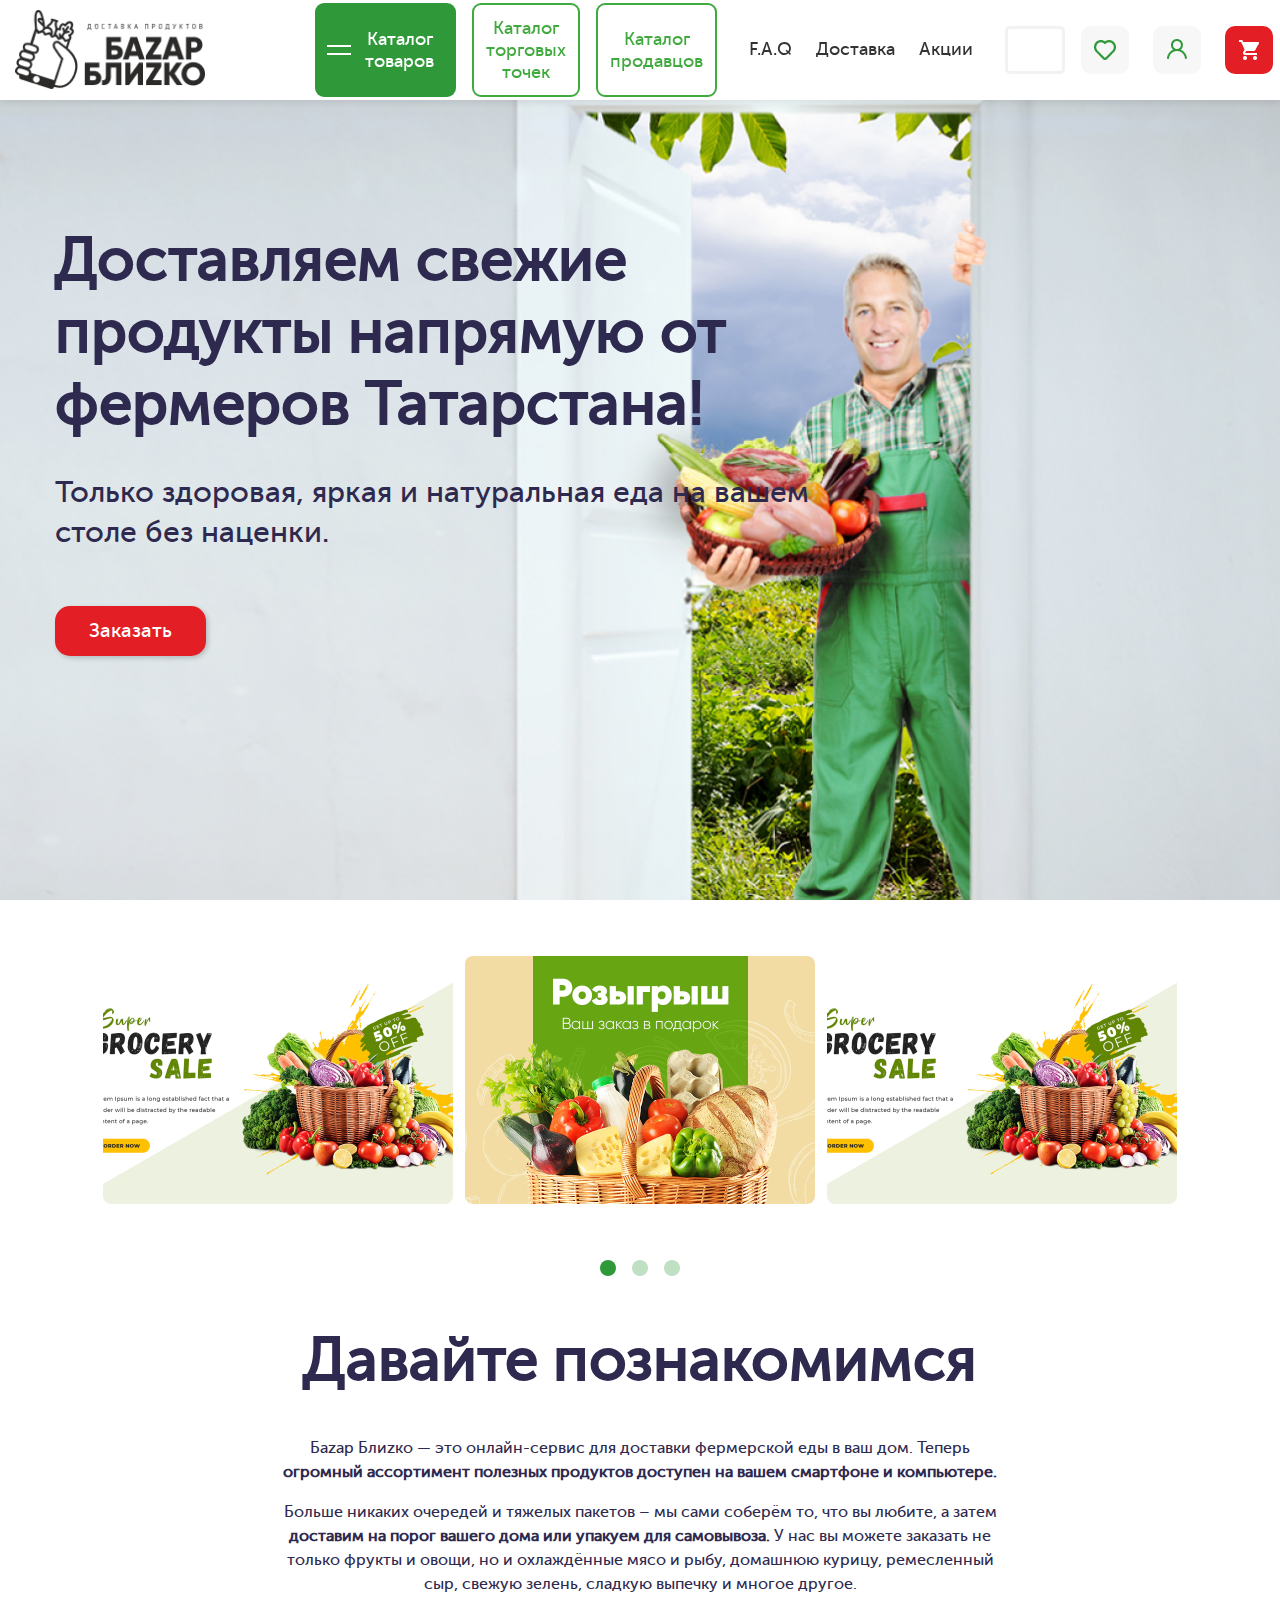
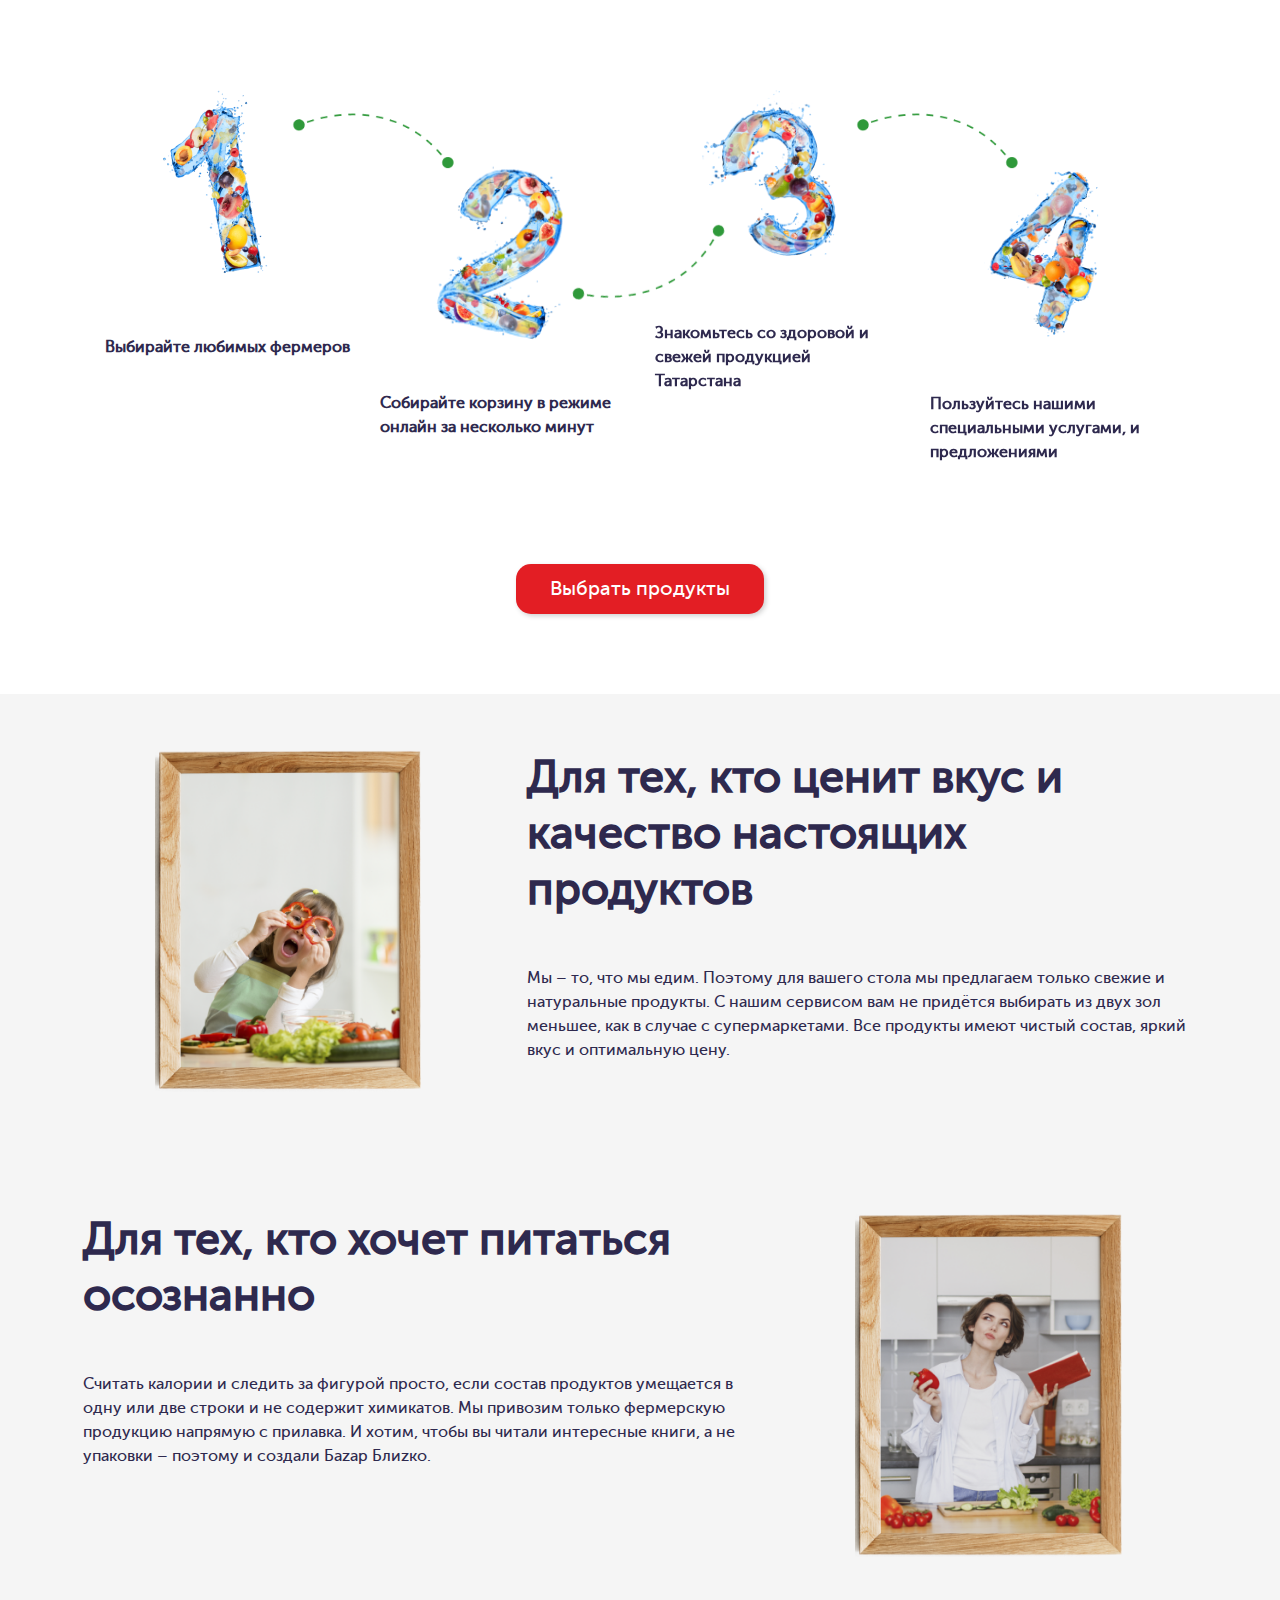
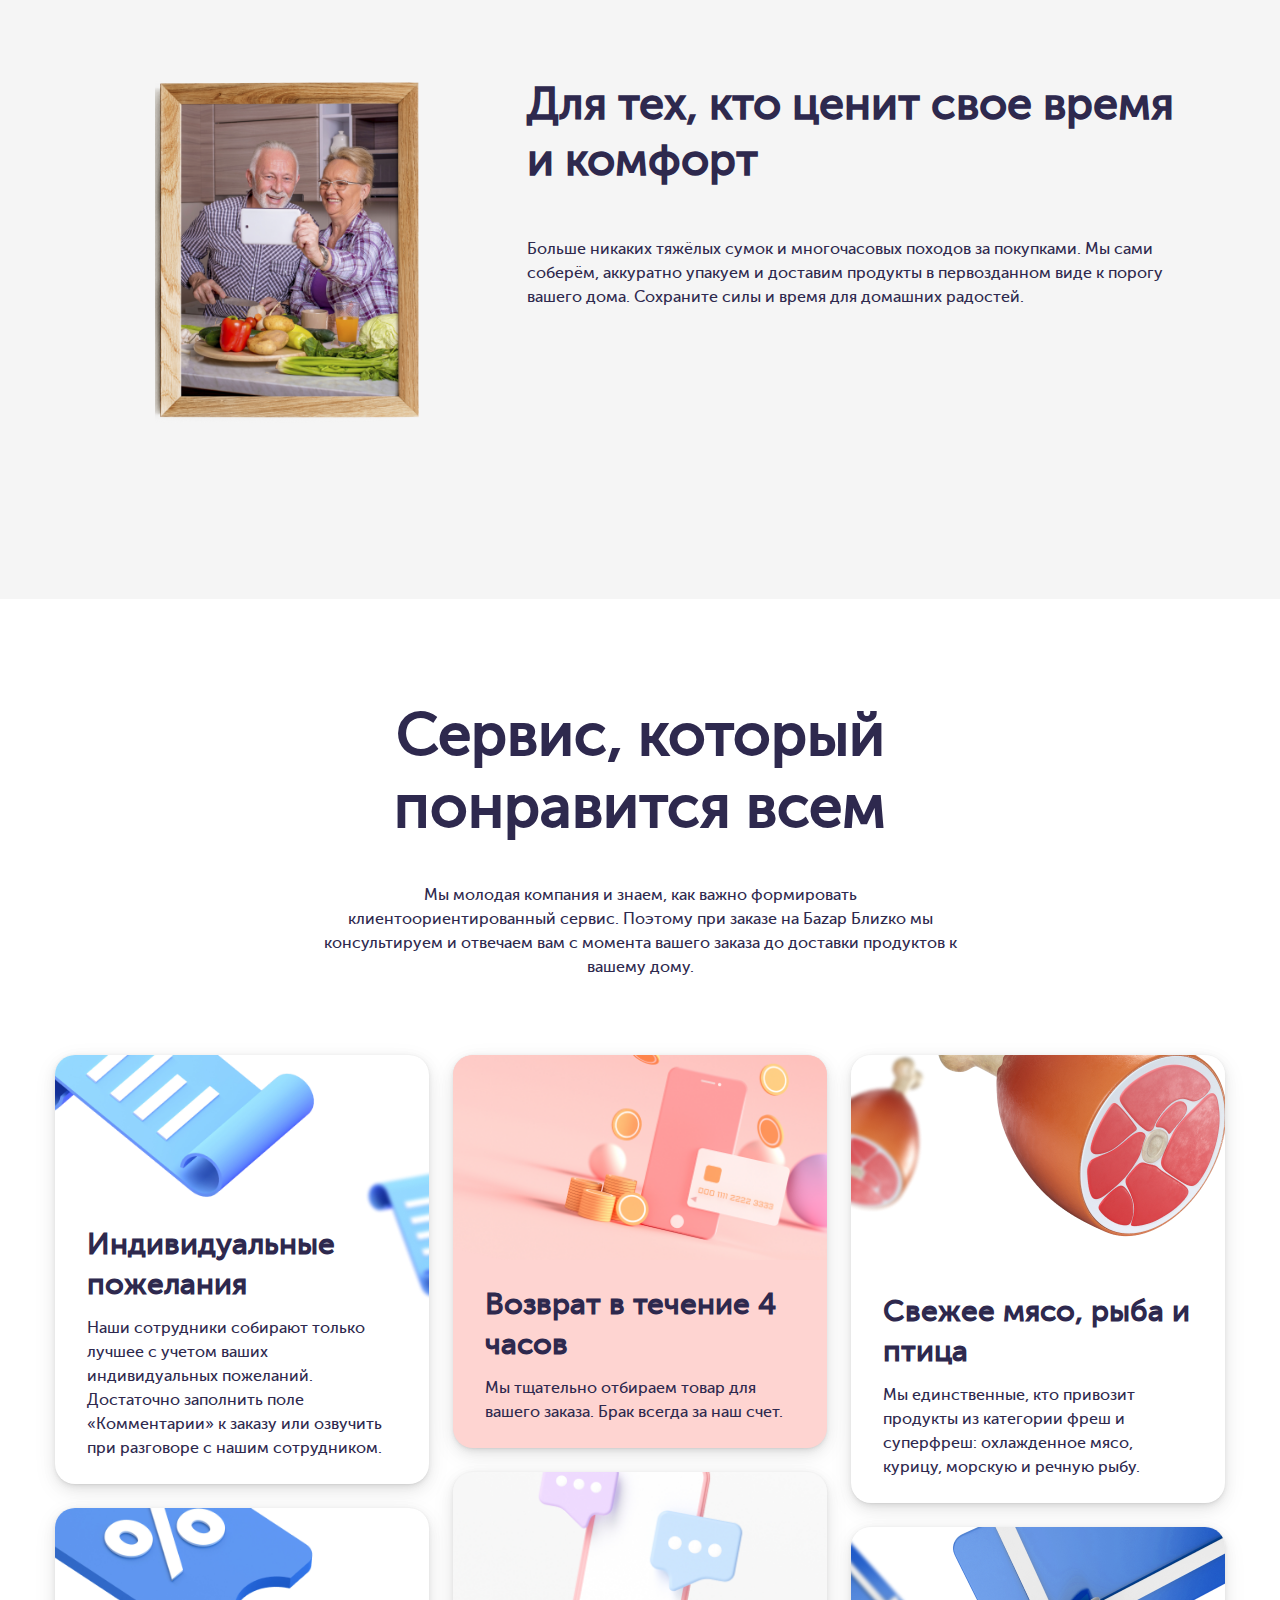
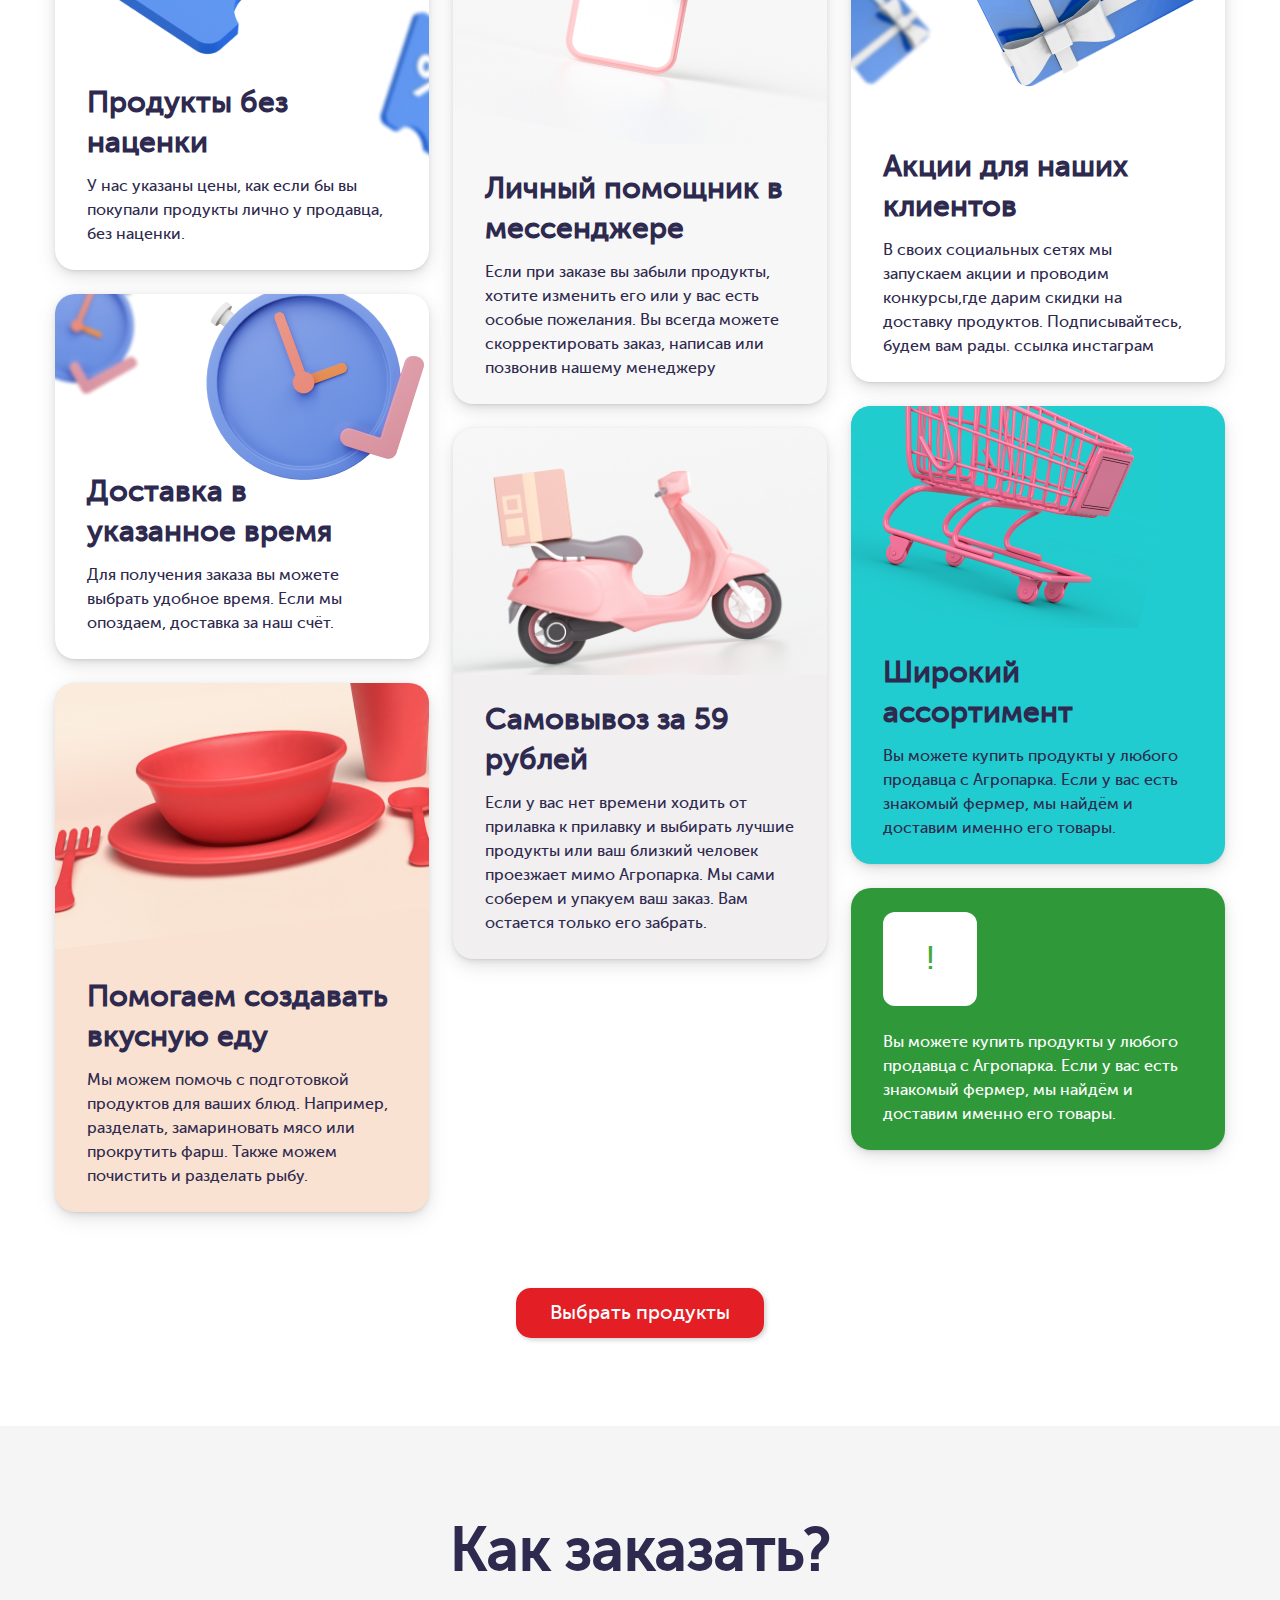
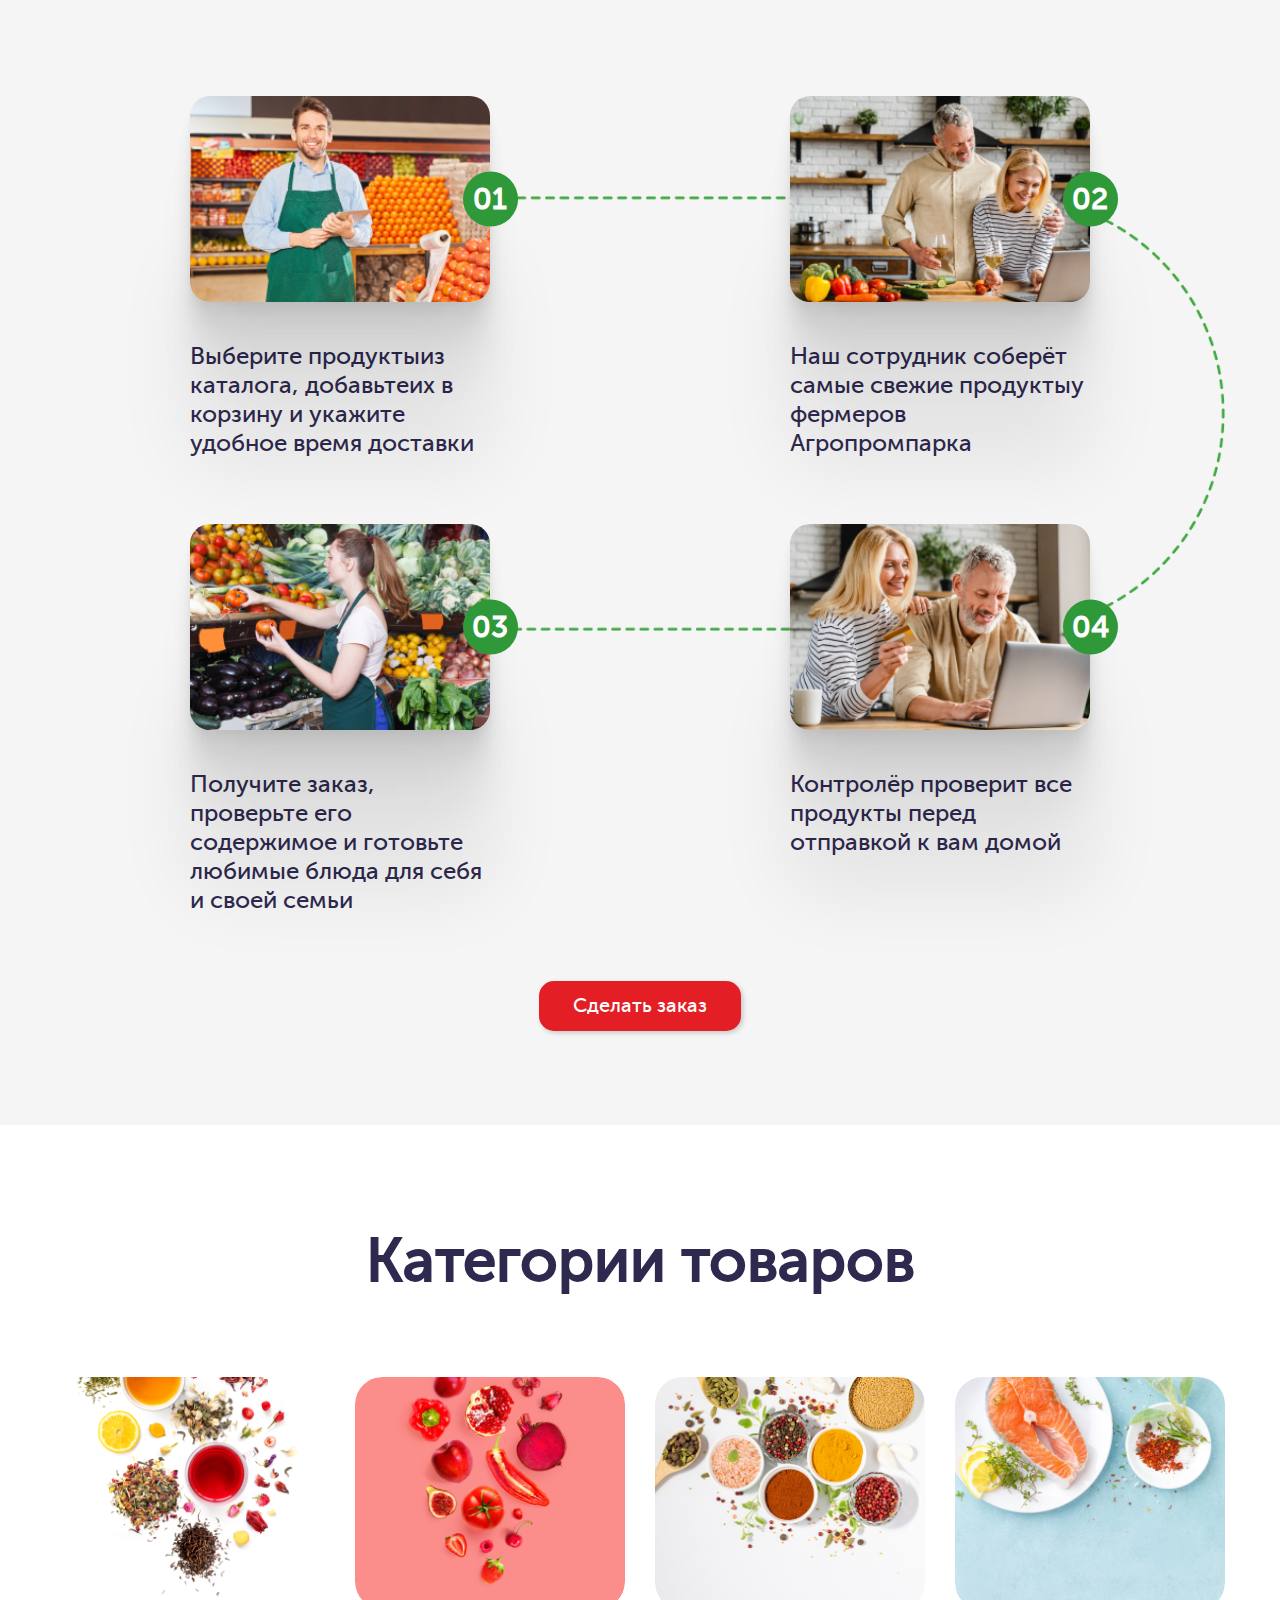
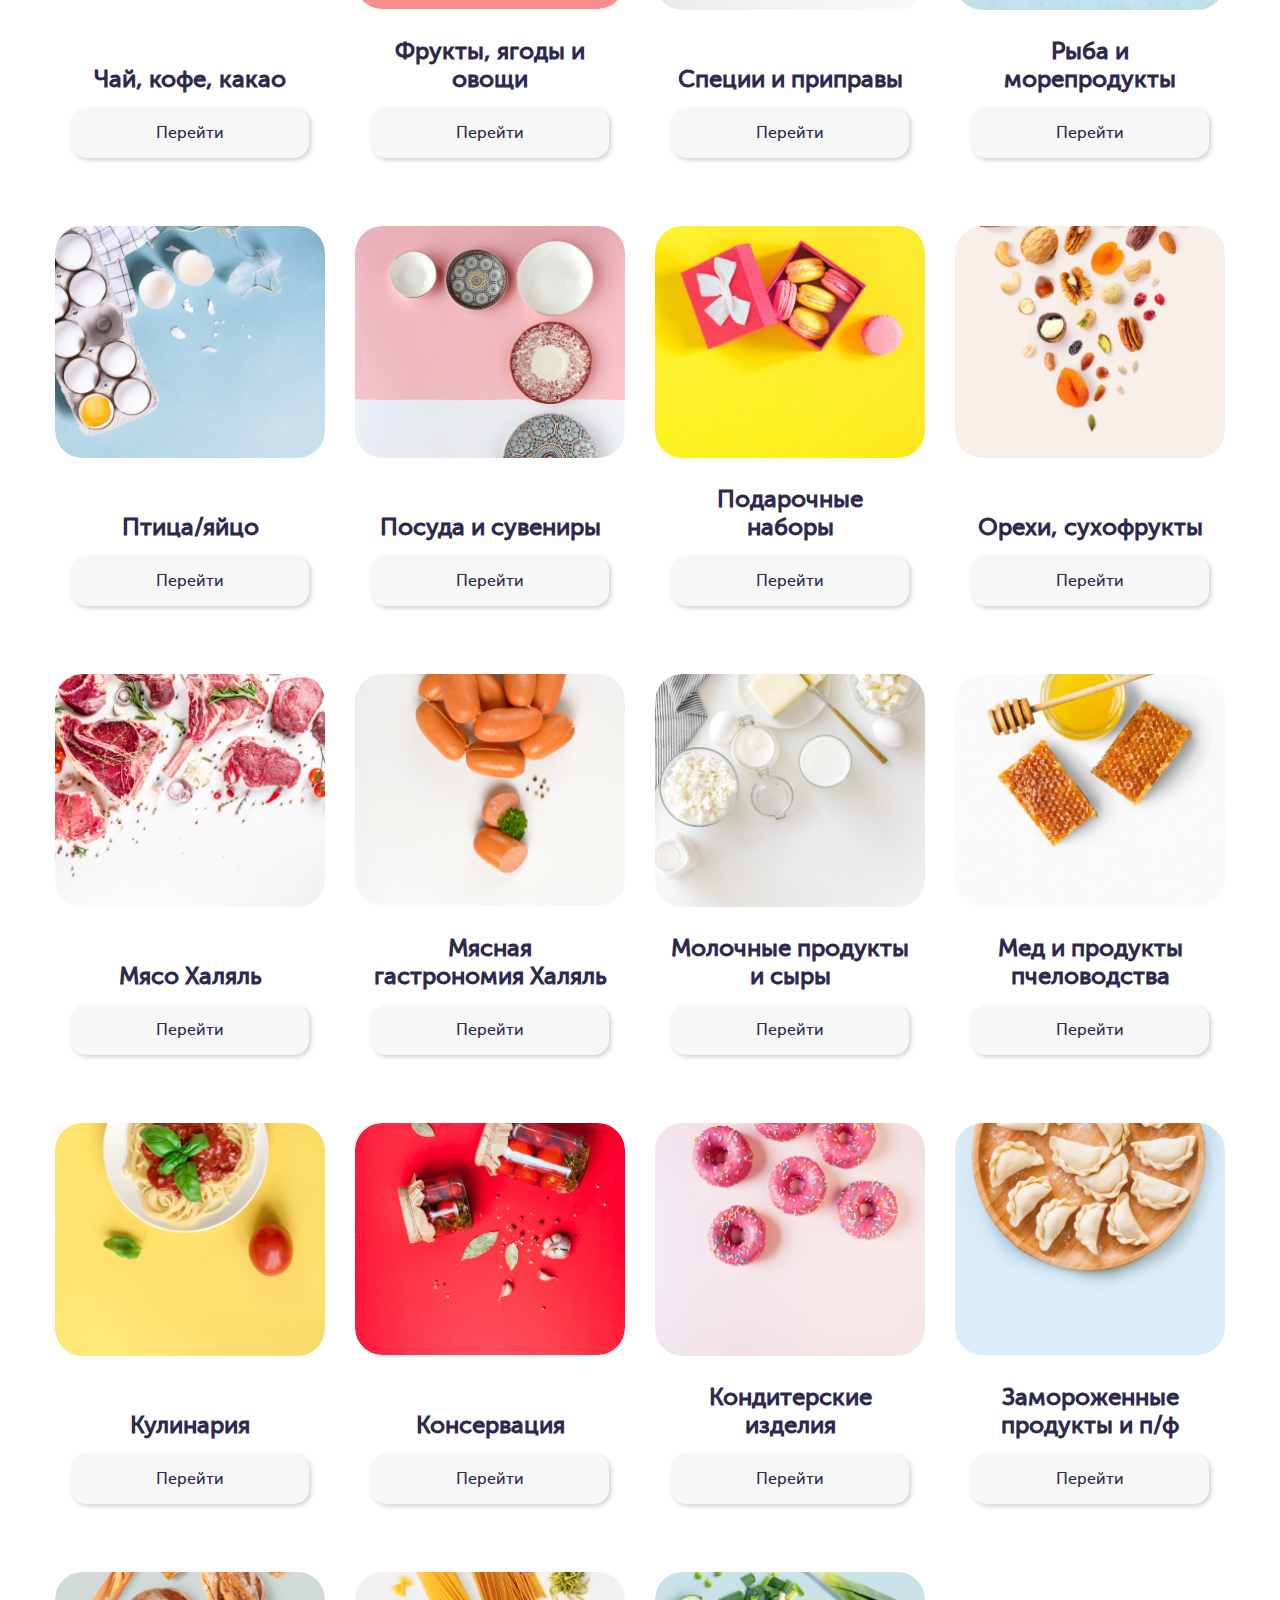
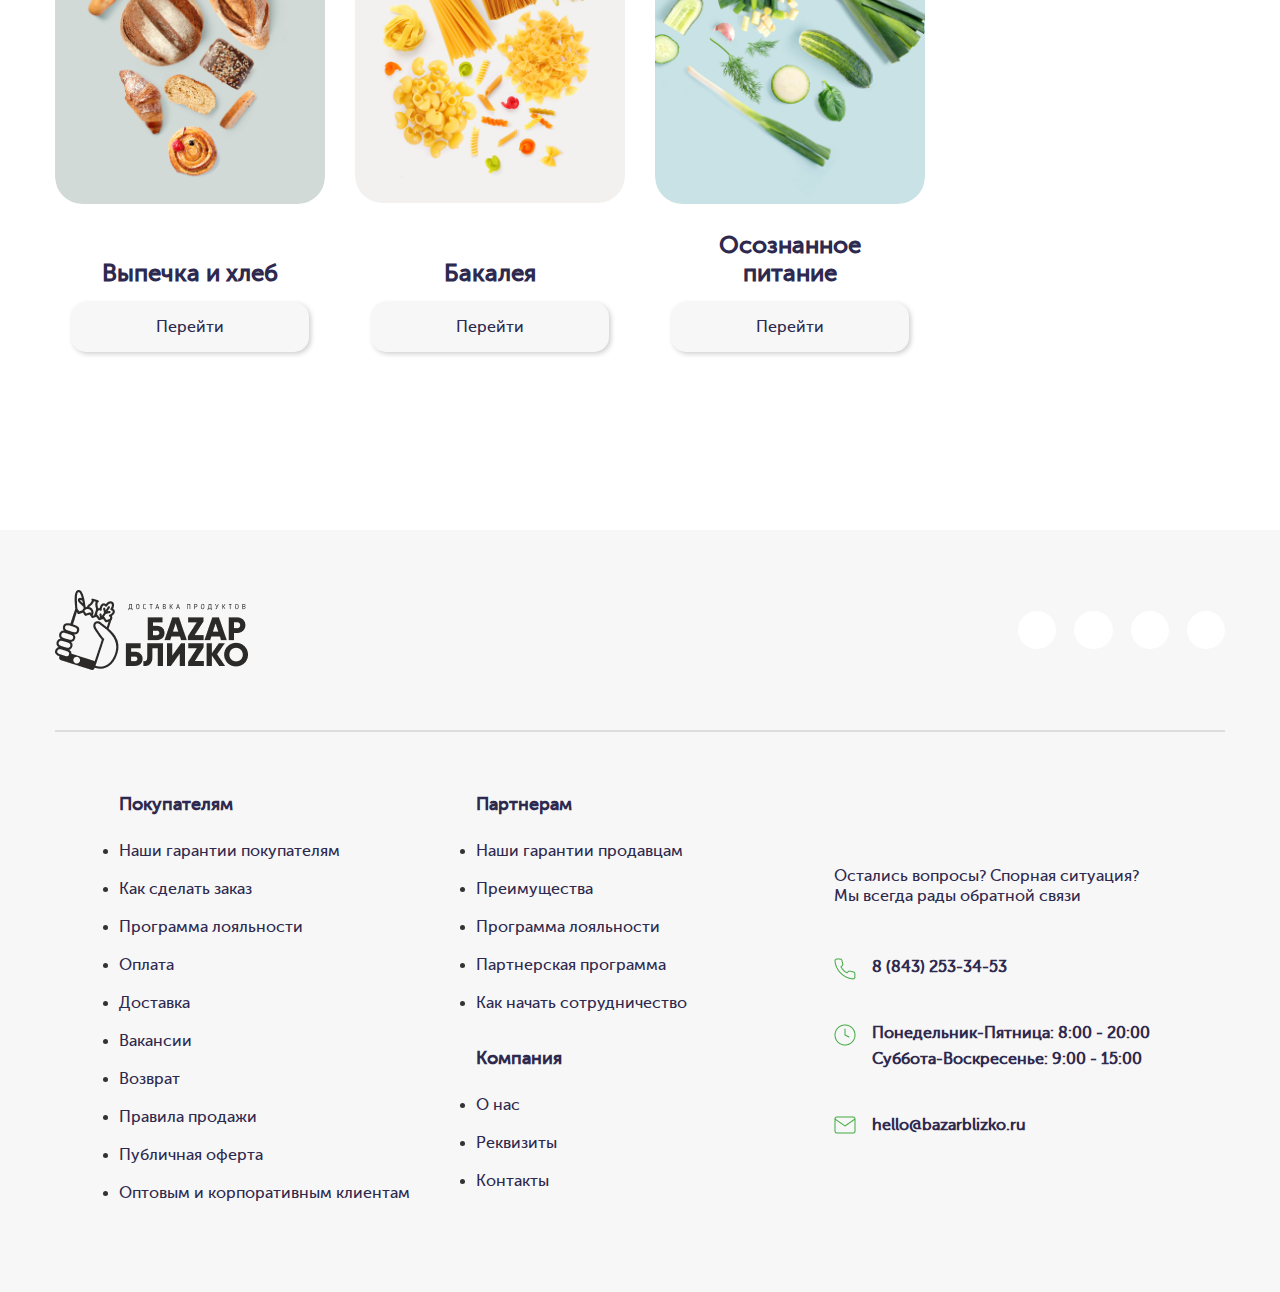
<file: index.html>
<html>

<head>
    <title></title>
    <meta charset="utf-8">
    <meta name="viewport" content="width=device-width, initial-scale=1.0">
    <meta http-equiv="X-UA-Compatible" content="IE=edge">
    <link rel="stylesheet" href="https://use.fontawesome.com/releases/v5.8.1/css/all.css"
        integrity="sha384-50oBUHEmvpQ+1lW4y57PTFmhCaXp0ML5d60M1M7uH2+nqUivzIebhndOJK28anvf" crossorigin="anonymous">

    <link rel="stylesheet" href="assets/css/css/wpo-minify-header-1.min.css">
    <link rel="stylesheet" href="assets/css/css/wpo-minify-header-2.min.css">
    <link rel="stylesheet" href="assets/css/css/owl.carousel.min.css">
    <link rel="stylesheet" href="assets/css/css/owl.theme.default.min.css">
    <link rel="stylesheet" href="assets/css/css/bootstrap.min.css">
    <link rel="stylesheet" href="assets/css/sass/main.css">

</head>

<body>
    <!-- Start Header -->
    <header class="new-header fixed_scroll header ">
        <div class="container-fluid d-flex align-items-center  justify-content-between h-100">
            <div class="logo">
                <a href="">
                    <img src="assets/img/logo.png" alt="">
                </a>
            </div>

            <ul class="article__top-menu">
                <li class="drop_list_t clr-back-green d-flex justify-content-center align-items-center clr-white fnt-18" id="mouseoverCatalog">
                    <div class="list_l">
                        <span></span>
                        <span></span>
                    </div>
                    <span>Каталог товаров</span>
                </li>
                <li class="clr-back-gray d-flex justify-content-center align-items-center fnt-18">
                    <a href="">Каталог торговых точек</a>
                </li>
                <li class="clr-back-gray d-flex justify-content-center align-items-center fnt-18">
                    <a href="">Каталог продавцов</a>
                </li>
            </ul>

            <nav class="header__nav d-lg-flex align-items-center">
                <ul id="menu-menyu-dlya-shapki" class="header__nav-ul fnt-18 d-flex flex-column flex-lg-row">
                    <li id="menu-item-159" class="menu-item menu-item-type-post_type menu-item-object-page menu-item-159">
                        <a href="">F.A.Q</a>
                    </li>
                    <li id="menu-item-158" class="menu-item menu-item-type-post_type menu-item-object-page menu-item-158">
                        <a href="">Доставка</a>
                    </li>

                    <li id="menu-item-157" class="menu-item menu-item-type-post_type menu-item-object-page menu-item-157">
                        <a href="">Акции</a>
                    </li>
                </ul>
            </nav>

            <div class="">
                <form role="search" method="get" id="searchform">
                    <input class="article__form-search" type="text" placeholder="Я ищу..." value="" name="s" id="s">
                </form>
            </div>

            <ol class="header__right-column">
                
                <li class="d-flex flex-column align-items-center fnt-13 justify-content-center">
                    <a href="" class="header__right-column__a d-flex flex-lg-column align-items-lg-center">
                        <img src="assets/img/icons/icon5.png" alt="">
                    </a>
                </li>
                
                <li class="d-flex flex-column align-items-center fnt-13 justify-content-center">
                    <a href="" class="header__right-column__a d-flex flex-lg-column align-items-lg-center">
                        <img src="assets/img/icons/icon1.png" alt="">
                    </a>
                </li>

                <li class="d-flex flex-column align-items-center fnt-13 justify-content-center ">
                    <a href="" title="View your shopping cart" class="red_b header__right-column__a d-flex flex-lg-column align-items-lg-center">
                        <img src="assets/img/icons/icon6.png" alt="">
                    </a>
                </li>

                <li class="d-flex d-lg-none align-items-center">
                    <svg class="ham ham6" id="burder_header" viewBox="0 0 100 100" width="40">
                        <path class="line top"
                            d="m 30,33 h 40 c 13.100415,0 14.380204,31.80258 6.899646,33.421777 -24.612039,5.327373 9.016154,-52.337577 -12.75751,-30.563913 l -28.284272,28.284272">
                        </path>
                        <path class="line middle"
                            d="m 70,50 c 0,0 -32.213436,0 -40,0 -7.786564,0 -6.428571,-4.640244 -6.428571,-8.571429 0,-5.895471 6.073743,-11.783399 12.286435,-5.570707 6.212692,6.212692 28.284272,28.284272 28.284272,28.284272">
                        </path>
                        <path class="line bottom"
                            d="m 69.575405,67.073826 h -40 c -13.100415,0 -14.380204,-31.80258 -6.899646,-33.421777 24.612039,-5.327373 -9.016154,52.337577 12.75751,30.563913 l 28.284272,-28.284272">
                        </path>
                    </svg>
                </li>
            </ol>

        </div>
    </header>
    <!-- End Header -->

    <main>
        <section class="welcome-wrap d-flex align-items-center" style="background-image: url(assets/img/img1.png);">
            <div class="container">
                <div class="row">
                    <div class="col-md-8">
                        <h1>Доставляем свежие продукты напрямую от фермеров Татарстана!</h1>
                        <p>Только здоровая, яркая и натуральная еда на вашем столе без наценки.</p>
                        <button class="btn red ScrollProductCategories">Заказать</button>
                    </div>
                </div>
            </div>
        </section>
    
        <section class="HomeSlider">
            <div class="container">
                <div class="slider owl-carousel">
                    <div class="item"><a href=""><img src="assets/img/img2.png" alt=""></a></div>
                    <div class="item"><a href=""><img src="assets/img/img3.png" alt=""></a></div>
                    <div class="item"><a href=""><img src="assets/img/img2.png" alt=""></a></div>
                    <div class="item"><a href=""><img src="assets/img/img3.png" alt=""></a></div>
                    <div class="item"><a href=""><img src="assets/img/img2.png" alt=""></a></div>
                    <div class="item"><a href=""><img src="assets/img/img3.png" alt=""></a></div>
                    <div class="item"><a href=""><img src="assets/img/img2.png" alt=""></a></div>
                    <div class="item"><a href=""><img src="assets/img/img3.png" alt=""></a></div>
                </div>
            </div>
        </section>
    
        <section class="GetToKnow">
            <div class="container">
                <div class="text-wrap">
                    <h2 class="main-title">Давайте познакомимся</h2>
                    <p>Баzар Блиzко — это онлайн-сервис для доставки фермерской еды в ваш дом. Теперь <b>огромный ассортимент полезных продуктов доступен на вашем смартфоне и компьютере.</b></p>
                    <p>Больше никаких очередей и тяжелых пакетов – мы сами соберём то, что вы любите, а затем <b>доставим на порог вашего дома или упакуем для самовывоза.</b> У нас вы можете заказать не только фрукты и овощи, но и охлаждённые мясо и рыбу, домашнюю курицу, ремесленный сыр, свежую зелень, сладкую выпечку и многое другое.</p>
                </div>
    

                <div class="img-wrap row">
                    <div class="item col-md-3 col-sm-6 col-6">
                        <img src="assets/img/img4.png" alt="">
                        <p>Выбирайте любимых фермеров</p>
                    </div>
                    <div class="item col-md-3 col-sm-6 col-6">
                        <img src="assets/img/img5.png" alt="">
                        <p>Собирайте корзину в режиме онлайн за несколько минут</p>
                    </div>
                    <div class="item col-md-3 col-sm-6 col-6">
                        <img src="assets/img/img6.png" alt="">
                        <p>Знакомьтесь со здоровой и свежей продукцией Татарстана</p>
                    </div>
                    <div class="item col-md-3 col-sm-6 col-6">
                        <img src="assets/img/img7.png" alt="">
                        <p>Пользуйтесь нашими специальными услугами, и предложениями</p>
                    </div>
                </div>
            </div>
            <button class="btn red ScrollProductCategories">Выбрать продукты</button>
            
         
        </section>
    
        <section class="ForThoseSection">
            <div class="bg-shap" style="background-image: url(assets/img/img12.png);"></div>
            <div class="container">
                <div class="img-text">
                    <div class="item-wrap">
                        <div class="item">
                            <div class="row justify-content-center">
                                <div class="img col-md-3">
                                    <img src="assets/img/img9.png" alt="">
                                </div>
                                <div class="text col-md-7">
                                    <h3>Для тех, кто ценит вкус и качество настоящих продуктов</h3>
                                    <p>Мы – то, что мы едим. Поэтому для вашего стола мы предлагаем только свежие и натуральные
                                        продукты. С нашим сервисом вам не придётся выбирать из двух зол меньшее, как в случае с
                                        супермаркетами. Все продукты имеют чистый состав, яркий вкус и оптимальную цену.</p>
                                </div>
                            </div>
                        </div>
    
                        <div class="item">
                            <div class="row justify-content-center">
                                <div class="img col-md-3">
                                    <img src="assets/img/img10.png" alt="">
                                </div>
                                <div class="text col-md-7">
                                    <h3>Для тех, кто хочет питаться осознанно</h3>
                                    <p>Считать калории и следить за фигурой просто, если состав продуктов умещается в одну или
                                        две строки и не содержит химикатов. Мы привозим только фермерскую продукцию напрямую с
                                        прилавка. И хотим, чтобы вы читали интересные книги, а не упаковки – поэтому и создали
                                        Баzaр Блиzко.</p>
                                </div>
                            </div>
                        </div>
    
                        <div class="item">
                            <div class="row justify-content-center">
                                <div class="img col-md-3">
                                    <img src="assets/img/img11.png" alt="">
                                </div>
                                <div class="text col-md-7">
                                    <h3>Для тех, кто ценит свое время и комфорт</h3>
                                    <p>Больше никаких тяжёлых сумок и многочасовых походов за покупками. Мы сами соберём,
                                        аккуратно упакуем и доставим продукты в первозданном виде к порогу вашего дома.
                                        Сохраните силы и время для домашних радостей.</p>
                                </div>
                            </div>
                        </div>
                    </div>
                </div>
            </div>
        </section>
    



        <section class="sevice">
            <div class="container">
                <div class="text">
                    <h2 class="main-title">Сервис, который понравится всем</h2>
                    <p>Мы молодая компания и знаем, как важно формировать клиентоориентированный сервис. Поэтому при заказе на Баzар Блиzко мы консультируем и отвечаем вам с момента вашего заказа до доставки продуктов к вашему дому.</p>
                </div>
    
                <div class="item-wrap">
                    <div class="item item1">
                        <div class="img">
                            <img class="img1" src="assets/img/img13.png" alt="">
                            <img class="img2" src="assets/img/img14.png" alt="">
                        </div>
                        <div class="item-text">
                            <h3>Индивидуальные пожелания</h3>
                            <p>Наши сотрудники собирают только лучшее с учетом ваших индивидуальных пожеланий. Достаточно заполнить поле «Комментарии» к заказу или озвучить при разговоре с нашим сотрудником.</p>
                        </div>
                    </div>

                    <div class="item item2">
                        <div class="img">
                            <img class="img1" src="assets/img/img16.png" alt="">
                            <img class="img2" src="assets/img/img15.png" alt="">
                        </div>
                        <div class="item-text">
                            <h3>Продукты без наценки</h3>
                            <p>У нас указаны цены, как если бы вы покупали продукты лично у продавца, без
                                наценки.</p>
                        </div>
                    </div>

                    <div class="item item3">
                        <div class="img">
                            <img class="img1" src="assets/img/img18.png" alt="">
                            <img class="img2" src="assets/img/img17.png" alt="">
                        </div>
                        <div class="item-text">
                            <h3>Доставка в указанное время</h3>
                            <p>Для получения заказа вы можете выбрать удобное время. Если мы опоздаем,
                                доставка за наш счёт.</p>
                        </div>
                    </div>

                    <div class="item item4">
                        <div class="img">
                            <img class="img1" src="assets/img/img19.png" alt="">
                        </div>
                        <div class="item-text">
                            <h3>Помогаем создавать вкусную еду</h3>
                            <p>Мы можем помочь с подготовкой продуктов для ваших блюд. Например, разделать, замариновать мясо или прокрутить фарш. Также можем почистить и разделать рыбу.
                            </p>
                        </div>
                    </div>

                    <div class="item item5">
                        <div class="img">
                            <img class="img1" src="assets/img/img20.png" alt="">
                        </div>
                        <div class="item-text">
                            <h3>Возврат в течение 4 часов</h3>
                            <p>Мы тщательно отбираем товар для вашего заказа. Брак всегда за наш счет.
                            </p>
                        </div>
                    </div>

                    <div class="item item6">
                        <div class="img">
                            <img class="img1" src="assets/img/img21.png" alt="">
                        </div>
                        <div class="item-text">
                            <h3>Личный помощник в мессенджере</h3>
                            <p>Если при заказе вы забыли продукты, хотите изменить его или у вас есть особые пожелания. Вы всегда можете скорректировать заказ, написав или позвонив нашему менеджеру</p>
                        </div>
                    </div>

                    <div class="item item7">
                        <div class="img">
                            <img class="img1" src="assets/img/img22.png" alt="">
                        </div>
                        <div class="item-text">
                            <h3>Самовывоз за 59 рублей</h3>
                            <p>Если у вас нет времени ходить от прилавка к прилавку и выбирать лучшие продукты или ваш близкий человек проезжает мимо Агропарка. Мы сами соберем и упакуем ваш заказ. Вам остается только его забрать.</p>
                        </div>
                    </div>

                    <div class="item item8">
                        <div class="img">
                            <img class="img1" src="assets/img/img23-1.png" alt="">
                            <img class="img2" src="assets/img/img23.png" alt="">
                        </div>
                        <div class="item-text">
                            <h3>Свежее мясо, рыба и птица</h3>
                            <p>Мы единственные, кто привозит продукты из категории фреш и суперфреш: охлажденное мясо, курицу, морскую и речную рыбу.</p>
                        </div>
                    </div>

                    <div class="item item9">
                        <div class="img">
                            <img class="img1" src="assets/img/img25.png" alt="">
                            <img class="img2" src="assets/img/img24.png" alt="">
                        </div>
                        <div class="item-text">
                            <h3>Акции для наших клиентов</h3>
                            <p>В своих социальных сетях мы запускаем акции и проводим конкурсы,где дарим скидки на доставку продуктов. Подписывайтесь, будем вам рады. ссылка инстаграм</p>
                        </div>
                    </div>    

                    <div class="item item10">
                        <div class="img">
                            <img class="img1" src="assets/img/img26.png" alt="">
                        </div>
                        <div class="item-text">
                            <h3>Широкий ассортимент</h3>
                            <p>Вы можете купить продукты у любого продавца с Агропарка. Если у вас есть знакомый фермер, мы найдём и доставим именно его товары.</p>
                        </div>
                    </div>

                    <div class="item item11">
                        <div class="img">!</div>
                        <div class="item-text">
                            <p>Вы можете купить продукты у любого продавца с Агропарка. Если у вас есть знакомый фермер, мы найдём и доставим именно его товары.</p>
                        </div>
                    </div>
                </div>
                
                <button class="btn red ScrollProductCategories">Выбрать продукты</button>
            </div>
        </section>
    
        <section class="HowToOrder">
            <div class="bg-shap" style="background-image: url(assets/img/img12.png);"></div>
            <div class="container">
                <h2 class="main-title">Как заказать?</h2>
    
                <div class="item-wrap">
                    <div class="dashed">
                        <img src="assets/img/img32.png" alt="">
                    </div>
                    <div class="row">
                        <div class="col-md-6">
                            <div class="item">
                                <div class="img">
                                    <div class="number">01</div>
                                    <img src="assets/img/img28.png" alt="">
                                </div>
                                <p>Выберите продуктыиз каталога, добавьтеих в корзину и укажите удобное время доставки</p>
                            </div>
                        </div>
                        <div class="col-md-6">
                            <div class="item">
                                <div class="img">
                                    <div class="number">02</div>
                                    <img src="assets/img/img29.png" alt="">
                                </div>
                                <p>Наш сотрудник соберёт самые свежие продуктыу фермеров Агропромпарка</p>
                            </div>
                        </div>
                        <div class="col-md-6">
                            <div class="item">
                                <div class="img">
                                    <div class="number">03</div>
                                    <img src="assets/img/img30.png" alt="">
                                </div>
                                <p>Получите заказ, проверьте его содержимое и готовьте любимые блюда для себя и своей семьи</p>
                            </div>
                        </div>
                        <div class="col-md-6">
                            <div class="item">
                                <div class="img">
                                    <div class="number">04</div>
                                    <img src="assets/img/img31.png" alt="">
                                </div>
                                <p>Контролёр проверит все продукты перед отправкой к вам домой</p>
                            </div>
                        </div>
                    </div>
                </div>
    
                <button class="btn red ScrollProductCategories">Сделать заказ</button>
            </div>
        </section>
    
    
        <section class="ProductCategories">
            <div class="bg-shap" style="background-image: url(assets/img/img52.png);"></div>
            <div class="container">
                <h2 class="main-title">Категории товаров</h2>
    
                <div class="item-wrap">
                    <div class="row">
                        <div class="col-xl-3 col-md-4 col-sm-6">
                            <div class="item">
                                <div class="img">
                                    <img src="assets/img/img46.png" alt="">
                                </div>
                                <div class="info">
                                    <p>Чай, кофе, какао</p>
                                    <button class="btn">Перейти</button>   
                                </div>
                   
                            </div>
                        </div>
                        <div class="col-xl-3 col-md-4 col-sm-6">
                            <div class="item">
                                <div class="img">
                                    <img src="assets/img/img44.png" alt="">
                                </div>
                                <div class="info">
                                    <p>Фрукты, ягоды и овощи</p>
                                    <button class="btn">Перейти</button>
                                </div>
                            </div>
                        </div>
                        <div class="col-xl-3 col-md-4 col-sm-6">
                            <div class="item">
                                <div class="img">
                                    <img src="assets/img/img43.png" alt="">
                                </div>
                                <div class="info">
                                    <p>Специи и приправы</p>
                                    <button class="btn">Перейти</button>
                                </div>
                            </div>
                        </div>
                        <div class="col-xl-3 col-md-4 col-sm-6">
                            <div class="item">
                                <div class="img">
                                    <img src="assets/img/img39.png" alt="">
                                </div>
                                <div class="info">
                                    <p>Рыба и морепродукты</p>
                                    <button class="btn">Перейти</button>
                                </div>
                            </div>
                        </div>
                        <div class="col-xl-3 col-md-4 col-sm-6">
                            <div class="item">
                                <div class="img">
                                    <img src="assets/img/img35.png" alt="">
                                </div>
                                <div class="info">
                                    <p>Птица/яйцо</p>
                                    <button class="btn">Перейти</button>
                                </div>
                            </div>
                        </div>
                        <div class="col-xl-3 col-md-4 col-sm-6">
                            <div class="item">
                                <div class="img">
                                    <img src="assets/img/img41.png" alt="">
                                </div>
                                <div class="info">
                                    <p>Посуда и сувениры</p>
                                    <button class="btn">Перейти</button>
                                </div>
                            </div>
                        </div>
                        <div class="col-xl-3 col-md-4 col-sm-6">
                            <div class="item">
                                <div class="img">
                                    <img src="assets/img/img36.png" alt="">
                                </div>
                                <div class="info">
                                    <p>Подарочные наборы</p>
                                    <button class="btn">Перейти</button>
                                </div>
                            </div>
                        </div>
                        <div class="col-xl-3 col-md-4 col-sm-6">
                            <div class="item">
                                <div class="img">
                                    <img src="assets/img/img45.png" alt="">
                                </div>
                                <div class="info">
                                    <p>Орехи, сухофрукты</p>
                                    <button class="btn">Перейти</button>
                                </div>
                            </div>
                        </div>
                        <div class="col-xl-3 col-md-4 col-sm-6">
                            <div class="item">
                                <div class="img">
                                    <img src="assets/img/img50.png" alt="">
                                </div>
                                <div class="info">
                                    <p>Мясо Халяль</p>
                                    <button class="btn">Перейти</button>
                                </div>
                            </div>
                        </div>
                        <div class="col-xl-3 col-md-4 col-sm-6">
                            <div class="item">
                                <div class="img">
                                    <img src="assets/img/img34.png" alt="">
                                </div>
                                <div class="info">
                                    <p>Мясная гастрономия Халяль</p>
                                    <button class="btn">Перейти</button>
                                </div>
                            </div>
                        </div>
                        <div class="col-xl-3 col-md-4 col-sm-6">
                            <div class="item">
                                <div class="img">
                                    <img src="assets/img/img40.png" alt="">
                                </div>
                                <div class="info">
                                    <p>Молочные продукты и сыры</p>
                                    <button class="btn">Перейти</button>
                                </div>
                            </div>
                        </div>
                        <div class="col-xl-3 col-md-4 col-sm-6">
                            <div class="item">
                                <div class="img">
                                    <img src="assets/img/img38.png" alt="">
                                </div>
                                <div class="info">
                                    <p>Мед и продукты пчеловодства</p>
                                    <button class="btn">Перейти</button>
                                </div>
                            </div>
                        </div>
                        <div class="col-xl-3 col-md-4 col-sm-6">
                            <div class="item">
                                <div class="img">
                                    <img src="assets/img/img37.png" alt="">
                                </div>
                                <div class="info">
                                    <p>Кулинария</p>
                                    <button class="btn">Перейти</button>
                                </div>
                            </div>
                        </div>
                        <div class="col-xl-3 col-md-4 col-sm-6">
                            <div class="item">
                                <div class="img">
                                    <img src="assets/img/img42.png" alt="">
                                </div>
                                <div class="info">
                                    <p>Консервация</p>
                                    <button class="btn">Перейти</button>
                                </div>
                            </div>
                        </div>
                        <div class="col-xl-3 col-md-4 col-sm-6">
                            <div class="item">
                                <div class="img">
                                    <img src="assets/img/img33.png" alt="">
                                </div>
                                <div class="info">
                                    <p>Кондитерские изделия</p>
                                    <button class="btn">Перейти</button>
                                </div>
                            </div>
                        </div>
                        <div class="col-xl-3 col-md-4 col-sm-6">
                            <div class="item">
                                <div class="img">
                                    <img src="assets/img/img51.png" alt="">
                                </div>
                                <div class="info">
                                    <p>Замороженные продукты и п/ф</p>
                                    <button class="btn">Перейти</button>
                                </div>
                            </div>
                        </div>
                        <div class="col-xl-3 col-md-4 col-sm-6">
                            <div class="item">
                                <div class="img">
                                    <img src="assets/img/img47.png" alt="">
                                </div>
                                <div class="info">
                                    <p>Выпечка и хлеб</p>
                                    <button class="btn">Перейти</button>
                                </div>
                            </div>
                        </div>
                        <div class="col-xl-3 col-md-4 col-sm-6">
                            <div class="item">
                                <div class="img">
                                    <img src="assets/img/img48.png" alt="">
                                </div>
                                <div class="info">
                                    <p>Бакалея</p>
                                    <button class="btn">Перейти</button>
                                </div>
                            </div>
                        </div>
                        <div class="col-xl-3 col-md-4 col-sm-6">
                            <div class="item">
                                <div class="img">
                                    <img src="assets/img/img49.png" alt="">
                                </div>
                                <div class="info">
                                    <p>Осознанное питание</p>
                                    <button class="btn">Перейти</button>
                                </div>
                            </div>
                        </div>
                    </div>
                </div>
            </div>
        </section>
    </main>

    <footer class="footer-wrap">
        <div class="container">
            <div class="top-wrap d-flex justify-content-between">
                <div class="logo">
                    <img src="assets/img/logo.png" alt="">
                </div>

                <div class="social">
                    <ul class="d-flex">
                        <li>
                            <a class="instagram" href=""><i class="fab fa-instagram"></i></a>
                        </li>
                        <li>
                            <a class="vk" href=""><i class="fab fa-vk"></i></a>
                        </li>
                        <li>
                            <a class="telegram" href=""><i class="fab fa-telegram-plane"></i></a>
                        </li>
                        <li>
                            <a class="whatsapp" href=""><i class="fab fa-whatsapp"></i></a>
                        </li>
                    </ul>
                </div>
            </div>

            <div class="footer-menu">
                <div class="row">
                    <div class="col-md-4">
                        <div class="item">
                            <h2>Покупателям</h2>
                            <ol>
                                <li><a href="">Наши гарантии покупателям</a></li>
                                <li><a href="">Как сделать заказ</a></li>
                                <li><a href="">Программа лояльности</a></li>
                                <li><a href="">Оплата</a></li>
                                <li><a href="">Доставка</a></li>
                                <li><a href="">Вакансии</a></li>
                                <li><a href="">Возврат</a></li>
                                <li><a href="">Правила продажи</a></li>
                                <li><a href="">Публичная оферта</a></li>
                                <li><a href="">Оптовым и корпоративным клиентам</a></li>
                            </ol>
                        </div>
                    </div>

                    <div class="col-md-4">
                        <div class="item">
                            <h2>Партнерам</h2>
                            <ol>
                                <li><a href="">Наши гарантии продавцам</a></li>
                                <li><a href="">Преимущества</a></li>
                                <li><a href="">Программа лояльности</a></li>
                                <li><a href="">Партнерская программа</a></li>
                                <li><a href="">Как начать сотрудничество</a></li>
                            </ol>
                        </div>

                        <div class="item mt-4">
                            <h2>Компания</h2>
                            <ol>
                                <li><a href="">О нас</a></li>
                                <li><a href="">Реквизиты</a></li>
                                <li><a href="">Контакты</a></li>
                            </ol>
                        </div>
                    </div>

                    <div class="col-md-4 d-flex align-items-center">
                        <div class="item info">
                            <p>Остались вопросы? Спорная ситуация? Мы всегда рады обратной связи</p>
                            <ul>
                                <li>
                                    <a href="">
                                        <img src="assets/img/icons/icon4.png" alt="">
                                        8 (843) 253-34-53
                                    </a>
                                </li>
                                <li>
                                    <a href="">
                                        <img src="assets/img/icons/icon2.png" alt="">
                                        Понедельник-Пятница: 8:00 - 20:00
                                        Суббота-Воскресенье: 9:00 - 15:00
                                    </a>
                                </li>
                                <li>
                                    <a href="">
                                        <img src="assets/img/icons/icon3.png" alt="">
                                        hello@bazarblizko.ru
                                    </a>
                                </li>
                            </ul>
                        </div>
                    </div>
                </div>
            </div>
        </div>
    </footer>

    <script type="text/javascript" src="assets/js/jquery.js"></script>
    <script type="text/javascript" src="assets/js/owl.carousel.min.js"></script>
    <script type="text/javascript" src="assets/js/bootstrap.min.js"></script>
    <script type="text/javascript" src="assets/js/main.js"></script>
</body>

</html>
</file>
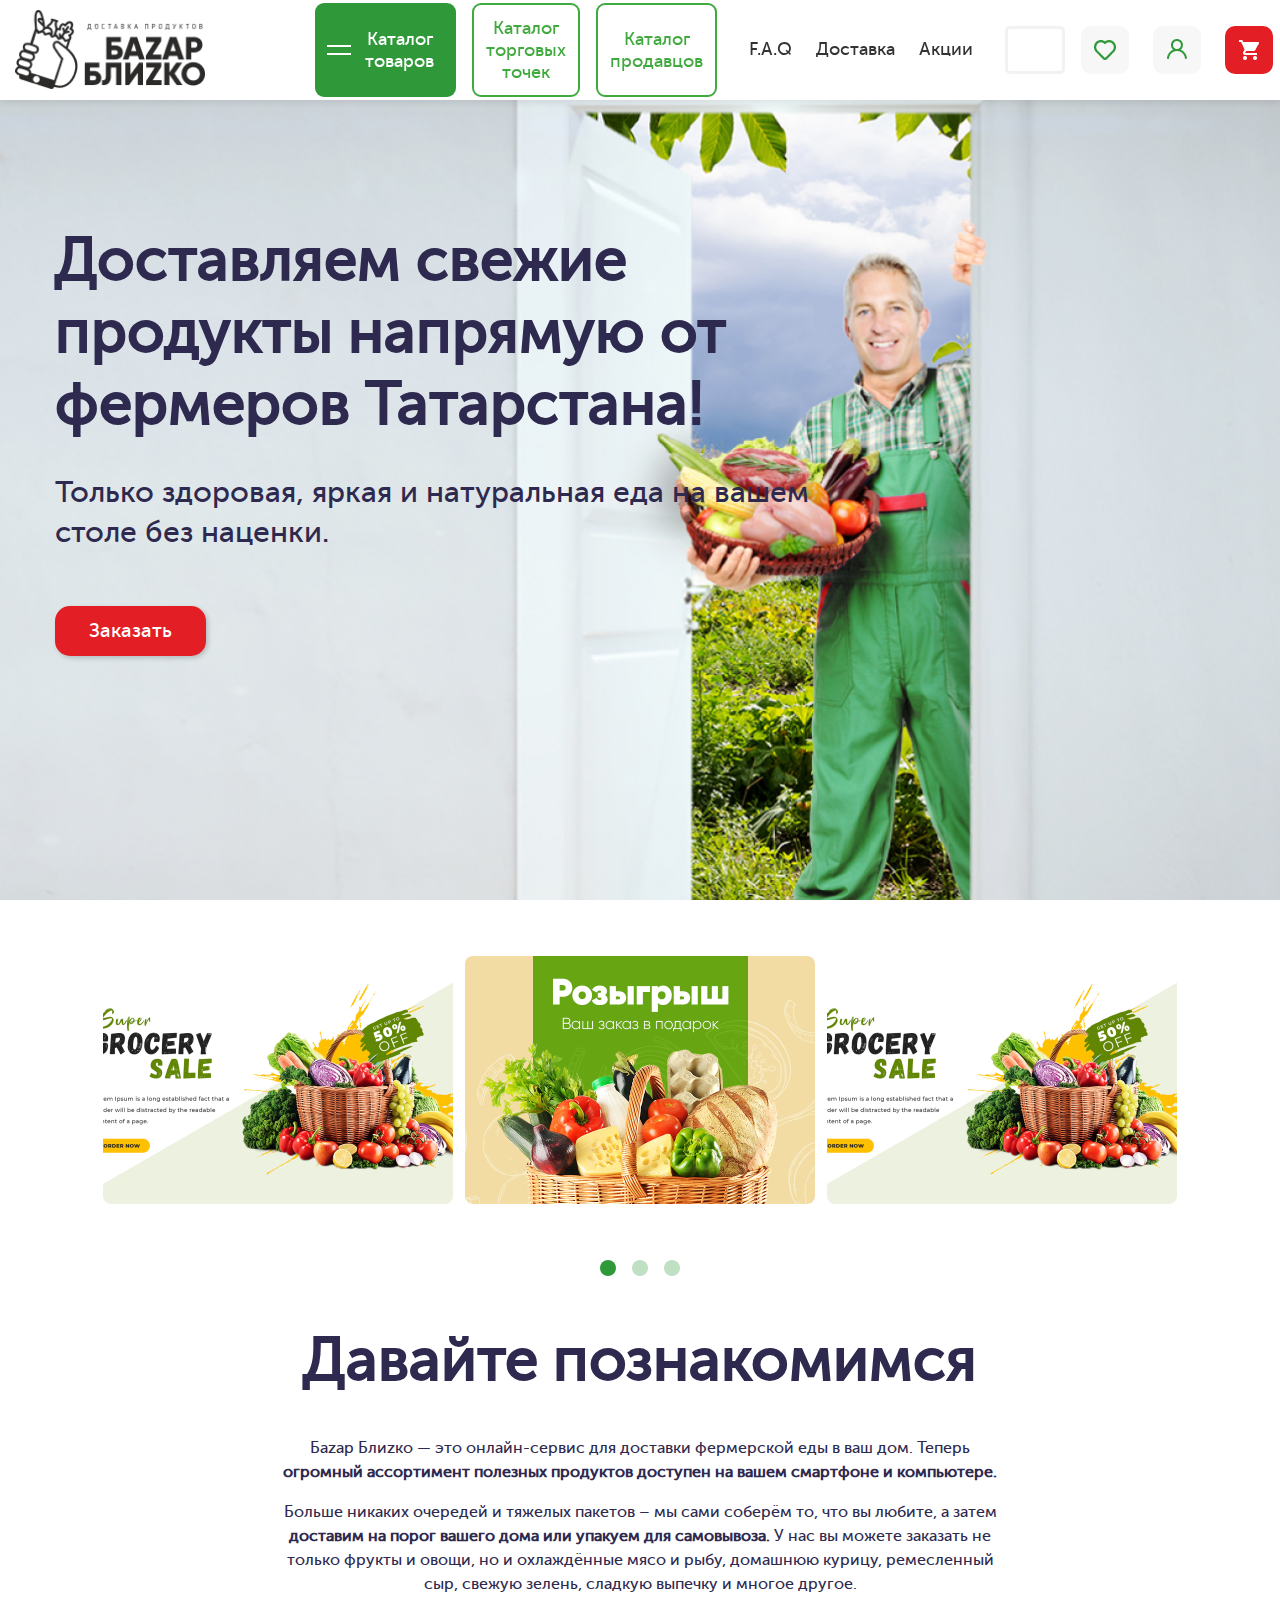
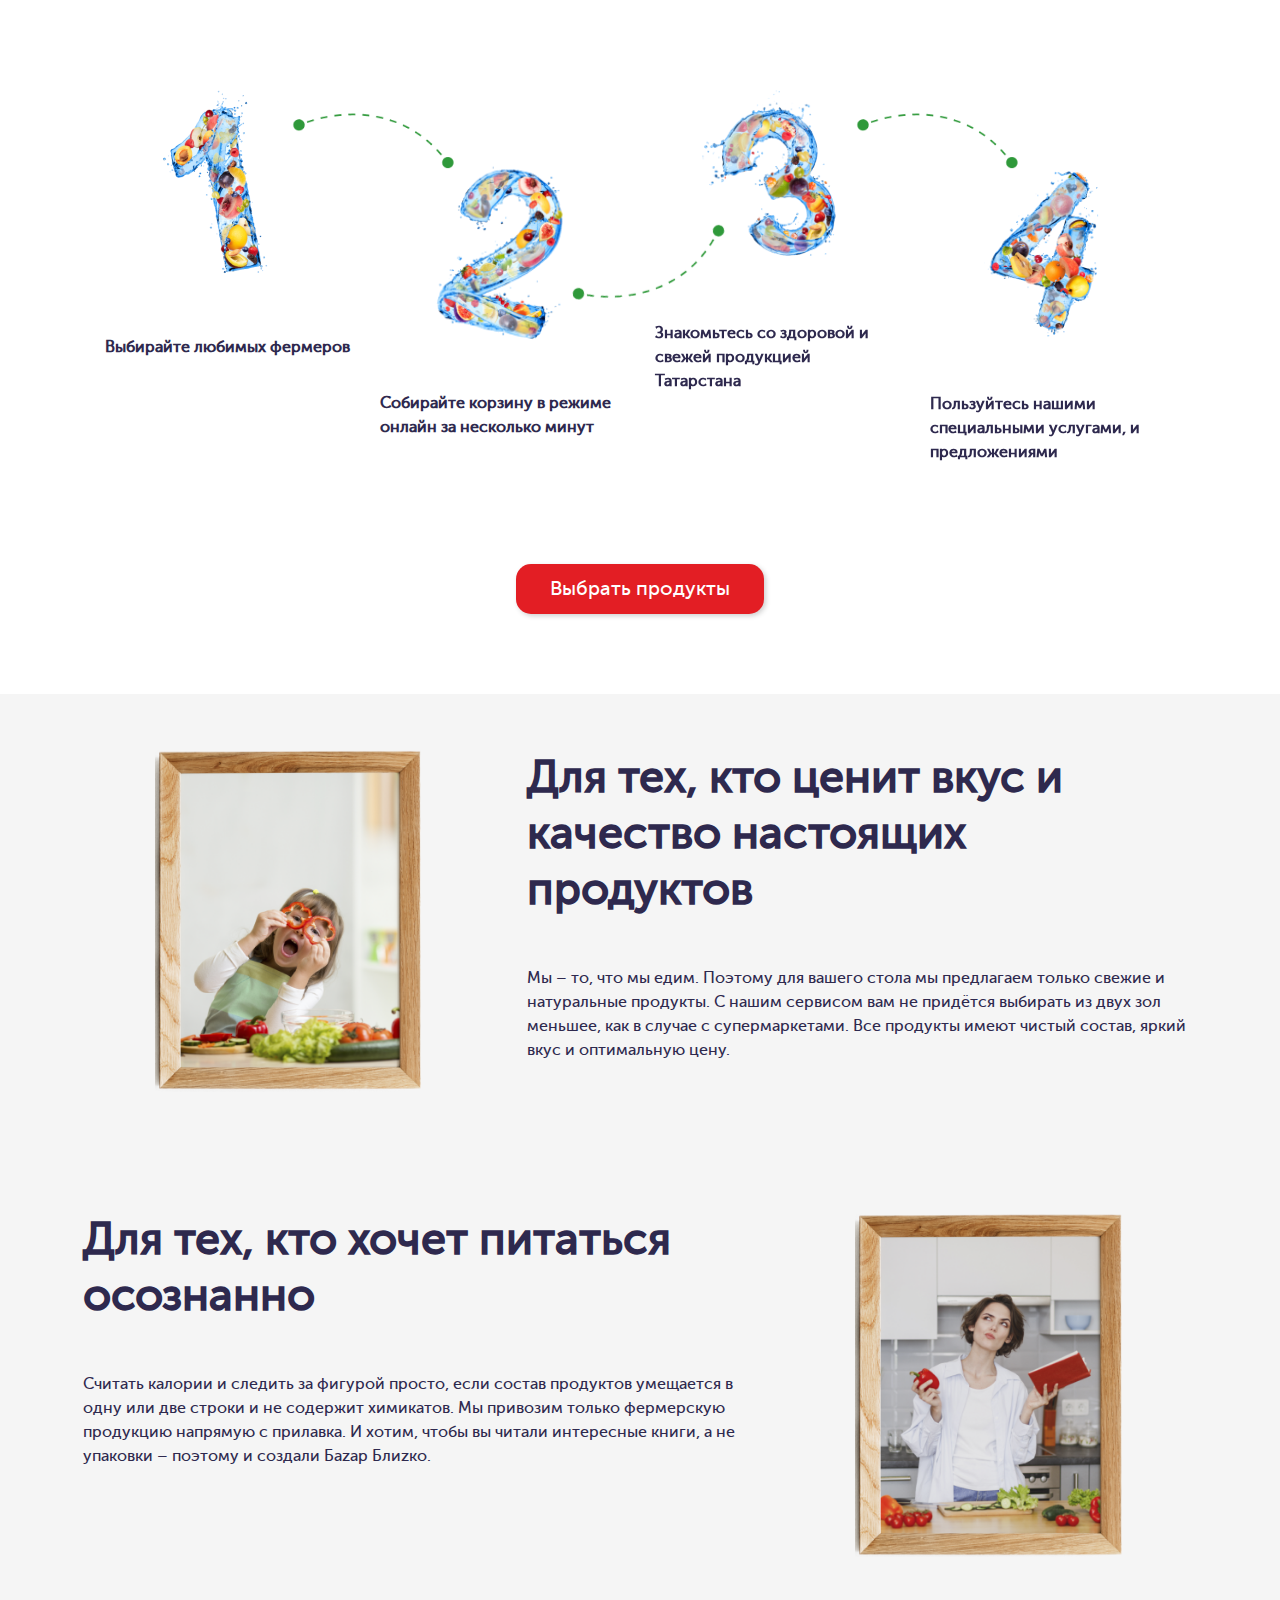
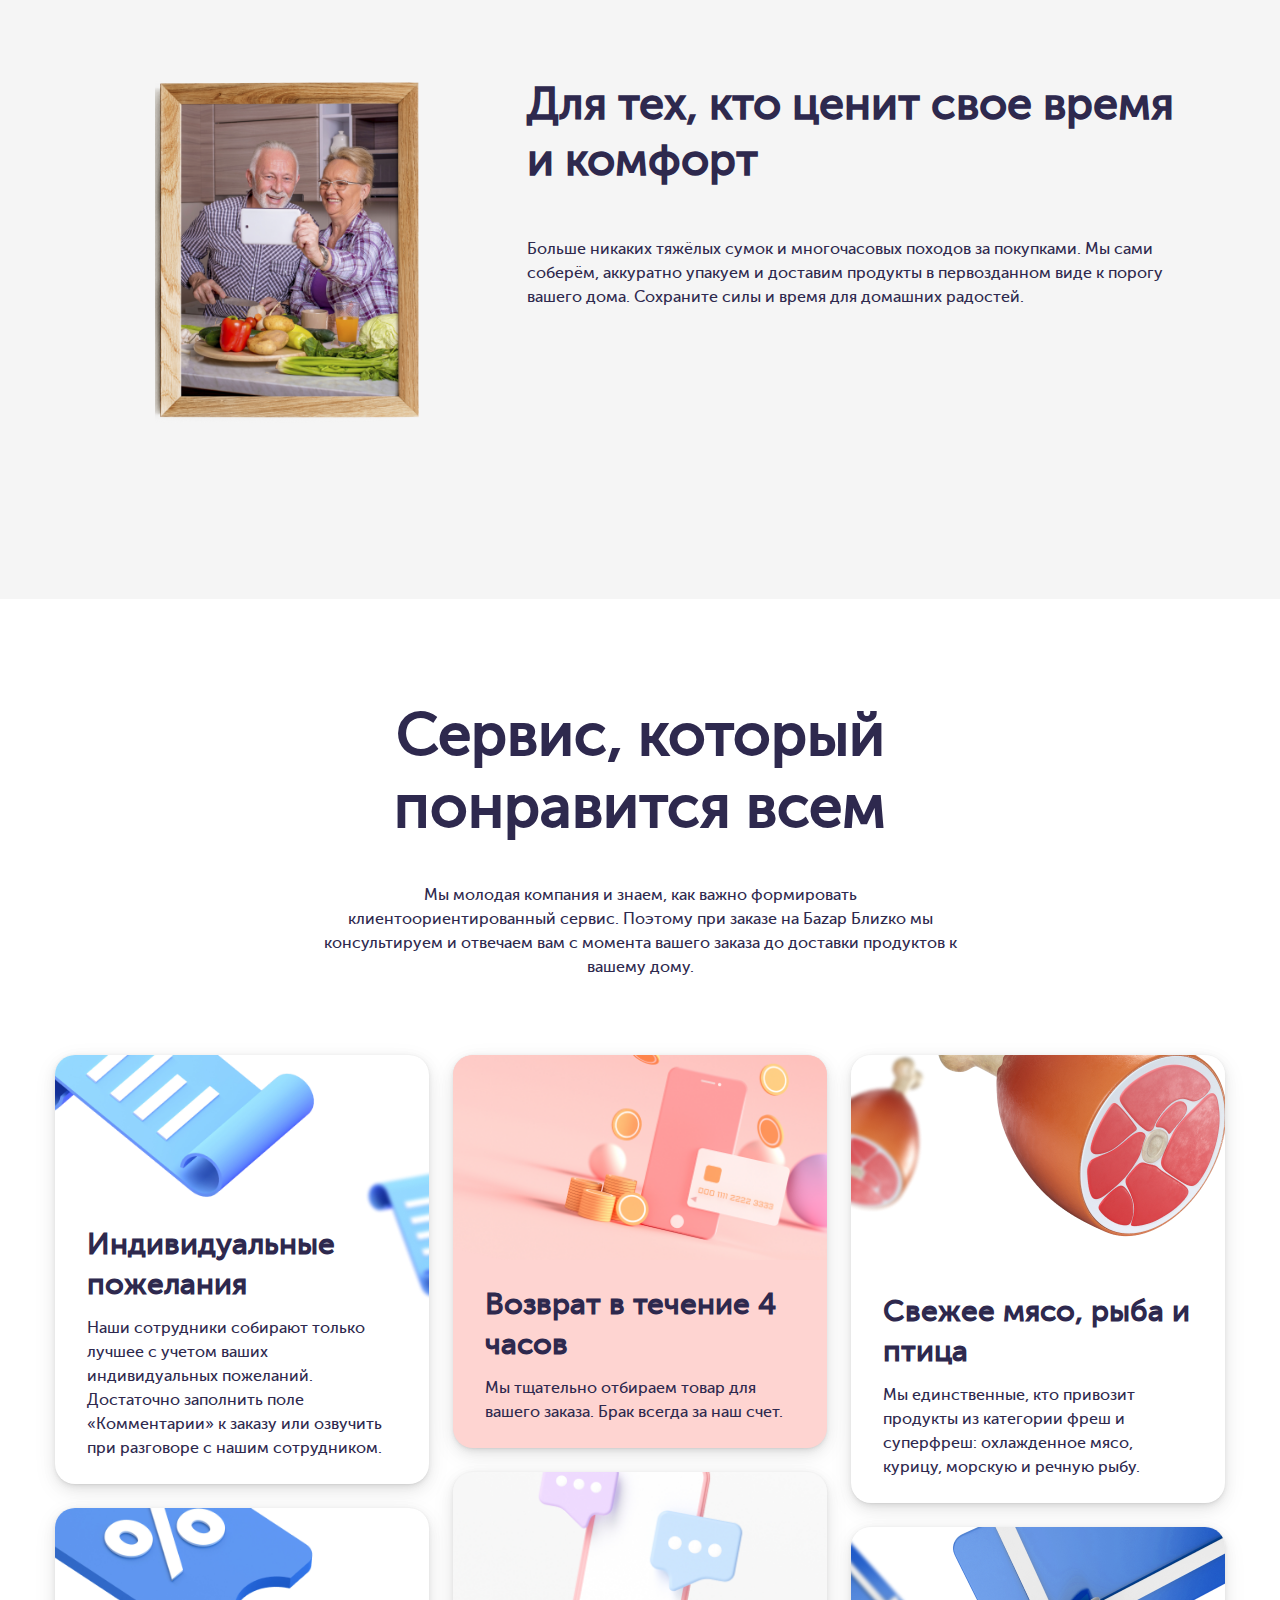
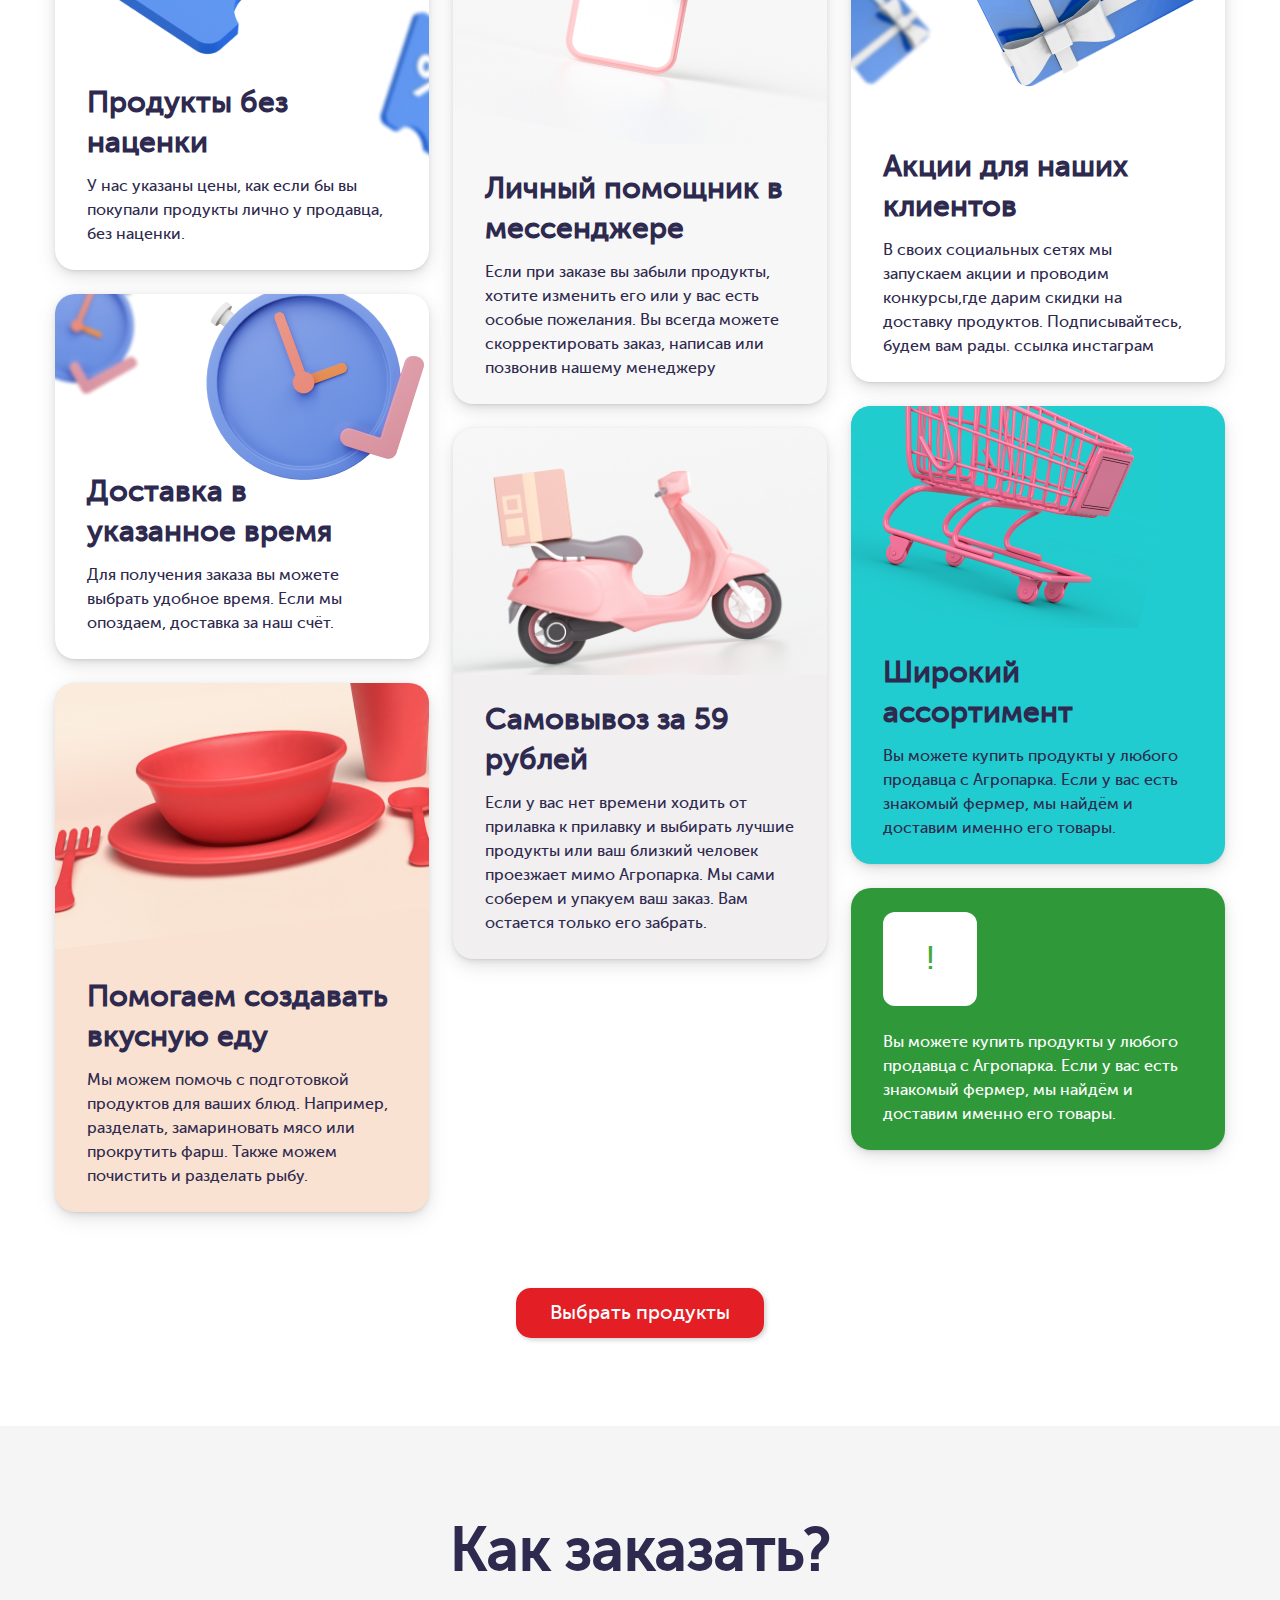
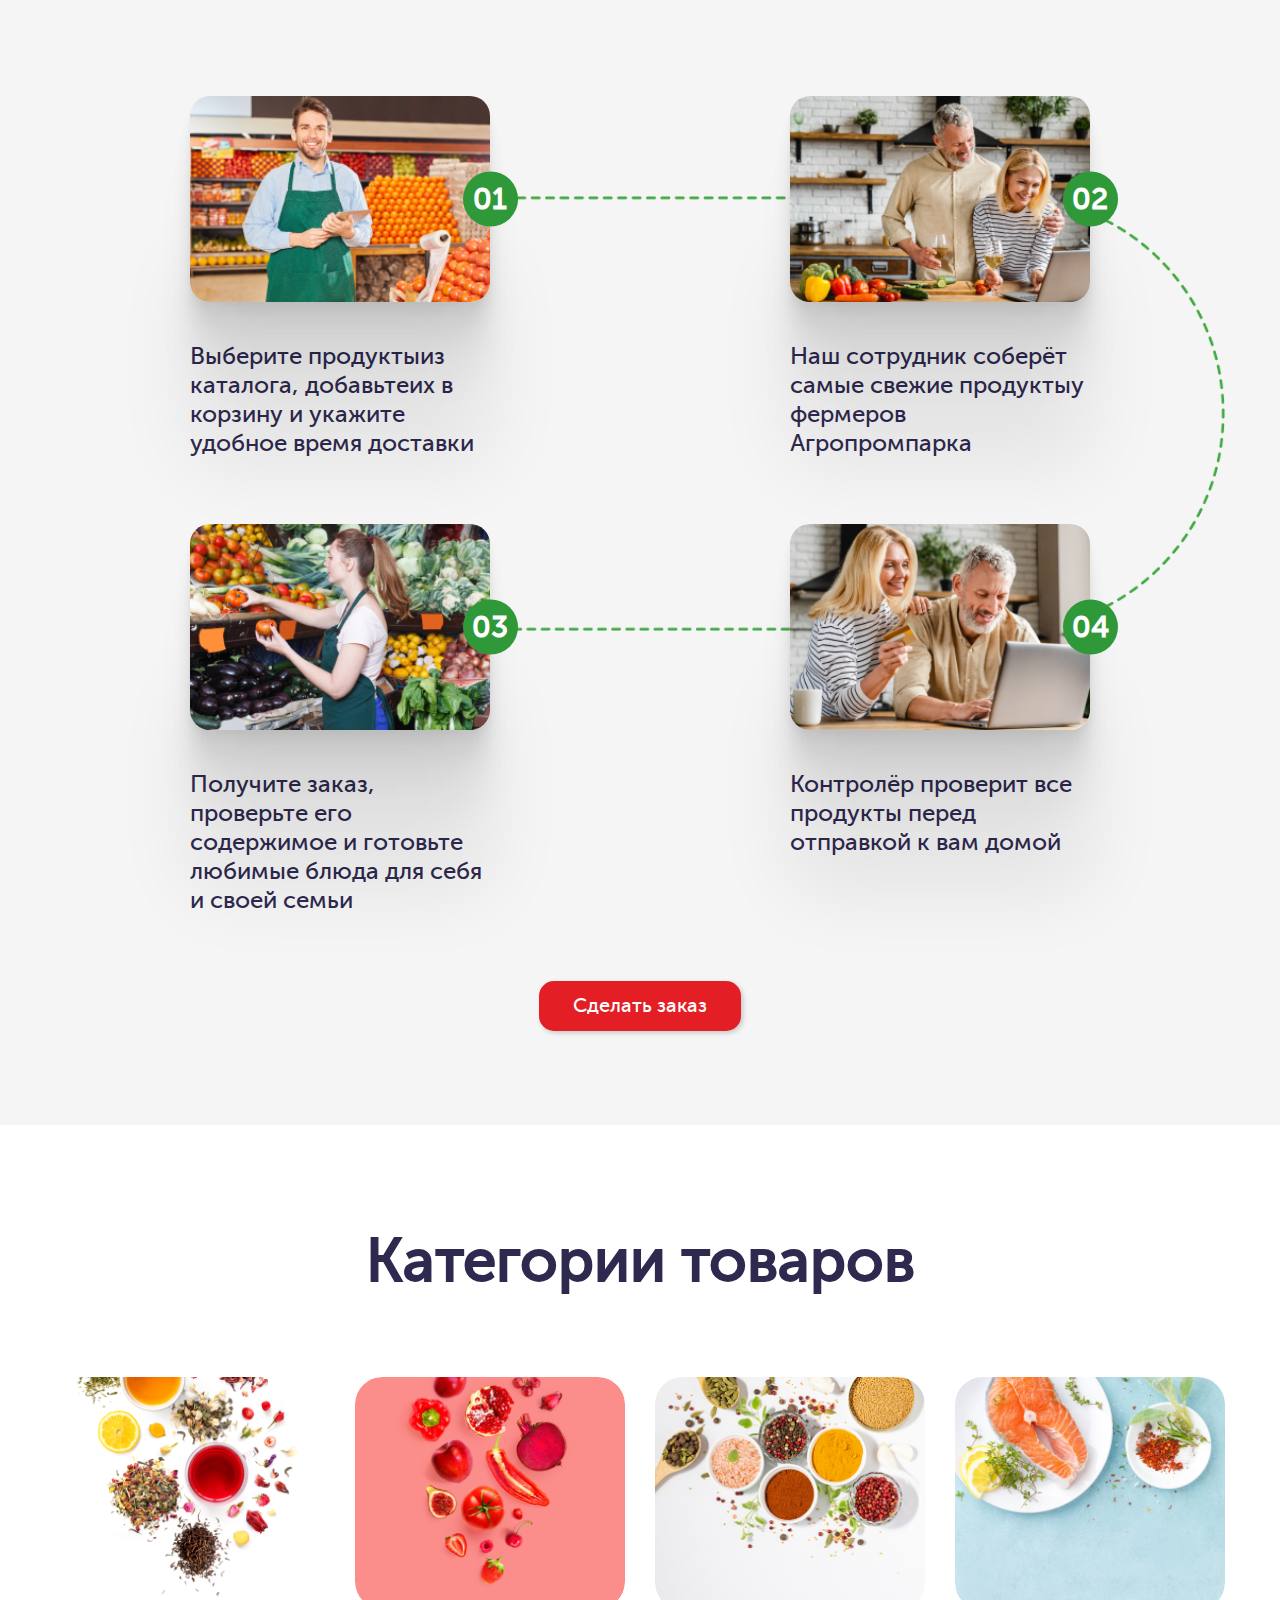
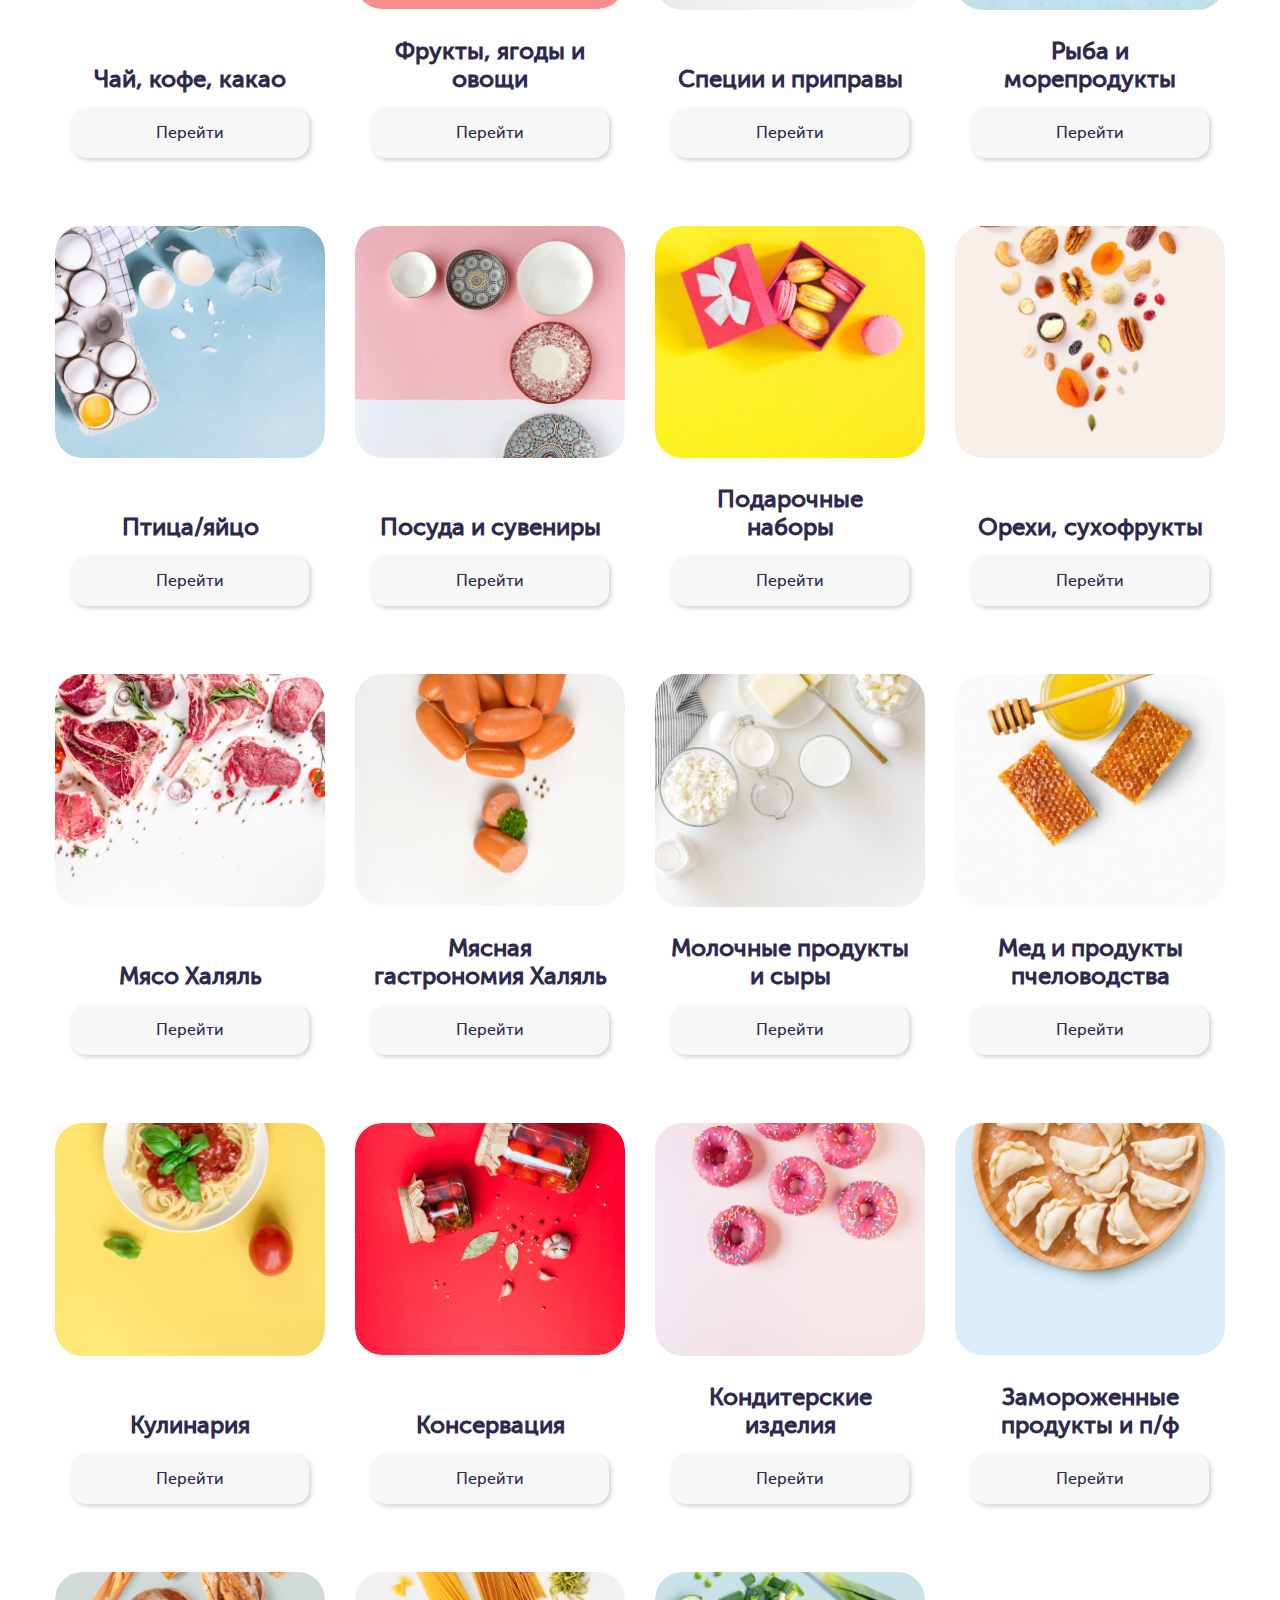
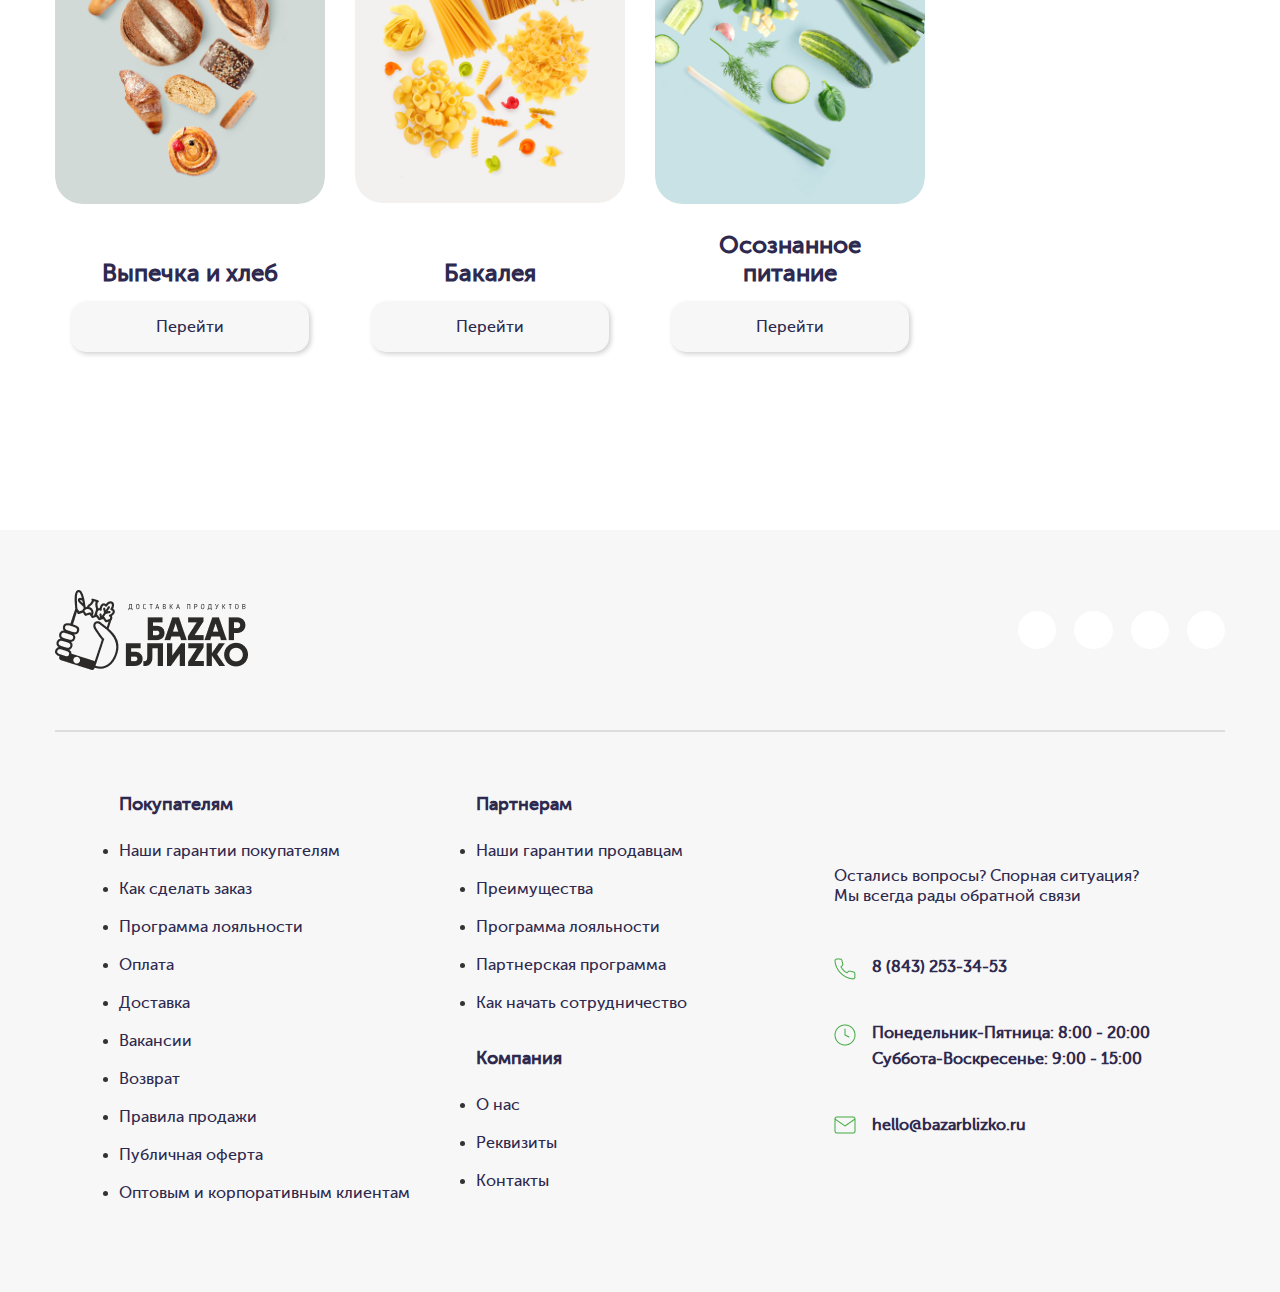
<file: html/index.html>
<html>

<head>
    <title></title>
    <meta charset="utf-8">
    <meta name="viewport" content="width=device-width, initial-scale=1.0">
    <meta http-equiv="X-UA-Compatible" content="IE=edge">
    <link rel="stylesheet" href="https://use.fontawesome.com/releases/v5.8.1/css/all.css"
        integrity="sha384-50oBUHEmvpQ+1lW4y57PTFmhCaXp0ML5d60M1M7uH2+nqUivzIebhndOJK28anvf" crossorigin="anonymous">

    <link rel="stylesheet" href="../css/css/wpo-minify-header-1.min.css">
    <link rel="stylesheet" href="../css/css/wpo-minify-header-2.min.css">
    <link rel="stylesheet" href="../css/css/owl.carousel.min.css">
    <link rel="stylesheet" href="../css/css/owl.theme.default.min.css">
    <link rel="stylesheet" href="../css/css/bootstrap.min.css">
    <link rel="stylesheet" href="../css/sass/main.css">

</head>

<body>
    <!-- Start Header -->
    <header class="new-header fixed_scroll header ">
        <div class="container-fluid d-flex align-items-center  justify-content-between h-100">
            <div class="logo">
                <a href="">
                    <img src="../img/logo.png" alt="">
                </a>
            </div>

            <ul class="article__top-menu">
                <li class="drop_list_t clr-back-green d-flex justify-content-center align-items-center clr-white fnt-18" id="mouseoverCatalog">
                    <div class="list_l">
                        <span></span>
                        <span></span>
                    </div>
                    <span>Каталог товаров</span>
                </li>
                <li class="clr-back-gray d-flex justify-content-center align-items-center fnt-18">
                    <a href="">Каталог торговых точек</a>
                </li>
                <li class="clr-back-gray d-flex justify-content-center align-items-center fnt-18">
                    <a href="">Каталог продавцов</a>
                </li>
            </ul>

            <nav class="header__nav d-lg-flex align-items-center">
                <ul id="menu-menyu-dlya-shapki" class="header__nav-ul fnt-18 d-flex flex-column flex-lg-row">
                    <li id="menu-item-159" class="menu-item menu-item-type-post_type menu-item-object-page menu-item-159">
                        <a href="">F.A.Q</a>
                    </li>
                    <li id="menu-item-158" class="menu-item menu-item-type-post_type menu-item-object-page menu-item-158">
                        <a href="">Доставка</a>
                    </li>

                    <li id="menu-item-157" class="menu-item menu-item-type-post_type menu-item-object-page menu-item-157">
                        <a href="">Акции</a>
                    </li>
                </ul>
            </nav>

            <div class="">
                <form role="search" method="get" id="searchform">
                    <input class="article__form-search" type="text" placeholder="Я ищу..." value="" name="s" id="s">
                </form>
            </div>

            <ol class="header__right-column">
                
                <li class="d-flex flex-column align-items-center fnt-13 justify-content-center">
                    <a href="" class="header__right-column__a d-flex flex-lg-column align-items-lg-center">
                        <img src="../img/icons/icon5.png" alt="">
                    </a>
                </li>
                
                <li class="d-flex flex-column align-items-center fnt-13 justify-content-center">
                    <a href="" class="header__right-column__a d-flex flex-lg-column align-items-lg-center">
                        <img src="../img/icons/icon1.png" alt="">
                    </a>
                </li>

                <li class="d-flex flex-column align-items-center fnt-13 justify-content-center ">
                    <a href="" title="View your shopping cart" class="red_b header__right-column__a d-flex flex-lg-column align-items-lg-center">
                        <img src="../img/icons/icon6.png" alt="">
                    </a>
                </li>

                <li class="d-flex d-lg-none align-items-center">
                    <svg class="ham ham6" id="burder_header" viewBox="0 0 100 100" width="40">
                        <path class="line top"
                            d="m 30,33 h 40 c 13.100415,0 14.380204,31.80258 6.899646,33.421777 -24.612039,5.327373 9.016154,-52.337577 -12.75751,-30.563913 l -28.284272,28.284272">
                        </path>
                        <path class="line middle"
                            d="m 70,50 c 0,0 -32.213436,0 -40,0 -7.786564,0 -6.428571,-4.640244 -6.428571,-8.571429 0,-5.895471 6.073743,-11.783399 12.286435,-5.570707 6.212692,6.212692 28.284272,28.284272 28.284272,28.284272">
                        </path>
                        <path class="line bottom"
                            d="m 69.575405,67.073826 h -40 c -13.100415,0 -14.380204,-31.80258 -6.899646,-33.421777 24.612039,-5.327373 -9.016154,52.337577 12.75751,30.563913 l 28.284272,-28.284272">
                        </path>
                    </svg>
                </li>
            </ol>

        </div>
    </header>
    <!-- End Header -->

    <main>
        <section class="welcome-wrap d-flex align-items-center" style="background-image: url(../img/img1.png);">
            <div class="container">
                <div class="row">
                    <div class="col-md-8">
                        <h1>Доставляем свежие продукты напрямую от фермеров Татарстана!</h1>
                        <p>Только здоровая, яркая и натуральная еда на вашем столе без наценки.</p>
                        <button class="btn red ScrollProductCategories">Заказать</button>
                    </div>
                </div>
            </div>
        </section>
    
        <section class="HomeSlider">
            <div class="container">
                <div class="slider owl-carousel">
                    <div class="item"><a href=""><img src="../img/img2.png" alt=""></a></div>
                    <div class="item"><a href=""><img src="../img/img3.png" alt=""></a></div>
                    <div class="item"><a href=""><img src="../img/img2.png" alt=""></a></div>
                    <div class="item"><a href=""><img src="../img/img3.png" alt=""></a></div>
                    <div class="item"><a href=""><img src="../img/img2.png" alt=""></a></div>
                    <div class="item"><a href=""><img src="../img/img3.png" alt=""></a></div>
                    <div class="item"><a href=""><img src="../img/img2.png" alt=""></a></div>
                    <div class="item"><a href=""><img src="../img/img3.png" alt=""></a></div>
                </div>
            </div>
        </section>
    
        <section class="GetToKnow">
            <div class="container">
                <div class="text-wrap">
                    <h2 class="main-title">Давайте познакомимся</h2>
                    <p>Баzар Блиzко — это онлайн-сервис для доставки фермерской еды в ваш дом. Теперь <b>огромный ассортимент полезных продуктов доступен на вашем смартфоне и компьютере.</b></p>
                    <p>Больше никаких очередей и тяжелых пакетов – мы сами соберём то, что вы любите, а затем <b>доставим на порог вашего дома или упакуем для самовывоза.</b> У нас вы можете заказать не только фрукты и овощи, но и охлаждённые мясо и рыбу, домашнюю курицу, ремесленный сыр, свежую зелень, сладкую выпечку и многое другое.</p>
                </div>
    

                <div class="img-wrap row">
                    <div class="item col-md-3 col-sm-6 col-6">
                        <img src="../img/img4.png" alt="">
                        <p>Выбирайте любимых фермеров</p>
                    </div>
                    <div class="item col-md-3 col-sm-6 col-6">
                        <img src="../img/img5.png" alt="">
                        <p>Собирайте корзину в режиме онлайн за несколько минут</p>
                    </div>
                    <div class="item col-md-3 col-sm-6 col-6">
                        <img src="../img/img6.png" alt="">
                        <p>Знакомьтесь со здоровой и свежей продукцией Татарстана</p>
                    </div>
                    <div class="item col-md-3 col-sm-6 col-6">
                        <img src="../img/img7.png" alt="">
                        <p>Пользуйтесь нашими специальными услугами, и предложениями</p>
                    </div>
                </div>
            </div>
            <button class="btn red ScrollProductCategories">Выбрать продукты</button>
            
         
        </section>
    
        <section class="ForThoseSection">
            <div class="bg-shap" style="background-image: url(../img/img12.png);"></div>
            <div class="container">
                <div class="img-text">
                    <div class="item-wrap">
                        <div class="item">
                            <div class="row justify-content-center">
                                <div class="img col-md-3">
                                    <img src="../img/img9.png" alt="">
                                </div>
                                <div class="text col-md-7">
                                    <h3>Для тех, кто ценит вкус и качество настоящих продуктов</h3>
                                    <p>Мы – то, что мы едим. Поэтому для вашего стола мы предлагаем только свежие и натуральные
                                        продукты. С нашим сервисом вам не придётся выбирать из двух зол меньшее, как в случае с
                                        супермаркетами. Все продукты имеют чистый состав, яркий вкус и оптимальную цену.</p>
                                </div>
                            </div>
                        </div>
    
                        <div class="item">
                            <div class="row justify-content-center">
                                <div class="img col-md-3">
                                    <img src="../img/img10.png" alt="">
                                </div>
                                <div class="text col-md-7">
                                    <h3>Для тех, кто хочет питаться осознанно</h3>
                                    <p>Считать калории и следить за фигурой просто, если состав продуктов умещается в одну или
                                        две строки и не содержит химикатов. Мы привозим только фермерскую продукцию напрямую с
                                        прилавка. И хотим, чтобы вы читали интересные книги, а не упаковки – поэтому и создали
                                        Баzaр Блиzко.</p>
                                </div>
                            </div>
                        </div>
    
                        <div class="item">
                            <div class="row justify-content-center">
                                <div class="img col-md-3">
                                    <img src="../img/img11.png" alt="">
                                </div>
                                <div class="text col-md-7">
                                    <h3>Для тех, кто ценит свое время и комфорт</h3>
                                    <p>Больше никаких тяжёлых сумок и многочасовых походов за покупками. Мы сами соберём,
                                        аккуратно упакуем и доставим продукты в первозданном виде к порогу вашего дома.
                                        Сохраните силы и время для домашних радостей.</p>
                                </div>
                            </div>
                        </div>
                    </div>
                </div>
            </div>
        </section>
    



        <section class="sevice">
            <div class="container">
                <div class="text">
                    <h2 class="main-title">Сервис, который понравится всем</h2>
                    <p>Мы молодая компания и знаем, как важно формировать клиентоориентированный сервис. Поэтому при заказе на Баzар Блиzко мы консультируем и отвечаем вам с момента вашего заказа до доставки продуктов к вашему дому.</p>
                </div>
    
                <div class="item-wrap">
                    <div class="item item1">
                        <div class="img">
                            <img class="img1" src="../img/img13.png" alt="">
                            <img class="img2" src="../img/img14.png" alt="">
                        </div>
                        <div class="item-text">
                            <h3>Индивидуальные пожелания</h3>
                            <p>Наши сотрудники собирают только лучшее с учетом ваших индивидуальных пожеланий. Достаточно заполнить поле «Комментарии» к заказу или озвучить при разговоре с нашим сотрудником.</p>
                        </div>
                    </div>

                    <div class="item item2">
                        <div class="img">
                            <img class="img1" src="../img/img16.png" alt="">
                            <img class="img2" src="../img/img15.png" alt="">
                        </div>
                        <div class="item-text">
                            <h3>Продукты без наценки</h3>
                            <p>У нас указаны цены, как если бы вы покупали продукты лично у продавца, без
                                наценки.</p>
                        </div>
                    </div>

                    <div class="item item3">
                        <div class="img">
                            <img class="img1" src="../img/img18.png" alt="">
                            <img class="img2" src="../img/img17.png" alt="">
                        </div>
                        <div class="item-text">
                            <h3>Доставка в указанное время</h3>
                            <p>Для получения заказа вы можете выбрать удобное время. Если мы опоздаем,
                                доставка за наш счёт.</p>
                        </div>
                    </div>

                    <div class="item item4">
                        <div class="img">
                            <img class="img1" src="../img/img19.png" alt="">
                        </div>
                        <div class="item-text">
                            <h3>Помогаем создавать вкусную еду</h3>
                            <p>Мы можем помочь с подготовкой продуктов для ваших блюд. Например, разделать, замариновать мясо или прокрутить фарш. Также можем почистить и разделать рыбу.
                            </p>
                        </div>
                    </div>

                    <div class="item item5">
                        <div class="img">
                            <img class="img1" src="../img/img20.png" alt="">
                        </div>
                        <div class="item-text">
                            <h3>Возврат в течение 4 часов</h3>
                            <p>Мы тщательно отбираем товар для вашего заказа. Брак всегда за наш счет.
                            </p>
                        </div>
                    </div>

                    <div class="item item6">
                        <div class="img">
                            <img class="img1" src="../img/img21.png" alt="">
                        </div>
                        <div class="item-text">
                            <h3>Личный помощник в мессенджере</h3>
                            <p>Если при заказе вы забыли продукты, хотите изменить его или у вас есть особые пожелания. Вы всегда можете скорректировать заказ, написав или позвонив нашему менеджеру</p>
                        </div>
                    </div>

                    <div class="item item7">
                        <div class="img">
                            <img class="img1" src="../img/img22.png" alt="">
                        </div>
                        <div class="item-text">
                            <h3>Самовывоз за 59 рублей</h3>
                            <p>Если у вас нет времени ходить от прилавка к прилавку и выбирать лучшие продукты или ваш близкий человек проезжает мимо Агропарка. Мы сами соберем и упакуем ваш заказ. Вам остается только его забрать.</p>
                        </div>
                    </div>

                    <div class="item item8">
                        <div class="img">
                            <img class="img1" src="../img/img23-1.png" alt="">
                            <img class="img2" src="../img/img23.png" alt="">
                        </div>
                        <div class="item-text">
                            <h3>Свежее мясо, рыба и птица</h3>
                            <p>Мы единственные, кто привозит продукты из категории фреш и суперфреш: охлажденное мясо, курицу, морскую и речную рыбу.</p>
                        </div>
                    </div>

                    <div class="item item9">
                        <div class="img">
                            <img class="img1" src="../img/img25.png" alt="">
                            <img class="img2" src="../img/img24.png" alt="">
                        </div>
                        <div class="item-text">
                            <h3>Акции для наших клиентов</h3>
                            <p>В своих социальных сетях мы запускаем акции и проводим конкурсы,где дарим скидки на доставку продуктов. Подписывайтесь, будем вам рады. ссылка инстаграм</p>
                        </div>
                    </div>    

                    <div class="item item10">
                        <div class="img">
                            <img class="img1" src="../img/img26.png" alt="">
                        </div>
                        <div class="item-text">
                            <h3>Широкий ассортимент</h3>
                            <p>Вы можете купить продукты у любого продавца с Агропарка. Если у вас есть знакомый фермер, мы найдём и доставим именно его товары.</p>
                        </div>
                    </div>

                    <div class="item item11">
                        <div class="img">!</div>
                        <div class="item-text">
                            <p>Вы можете купить продукты у любого продавца с Агропарка. Если у вас есть знакомый фермер, мы найдём и доставим именно его товары.</p>
                        </div>
                    </div>
                </div>
                
                <button class="btn red ScrollProductCategories">Выбрать продукты</button>
            </div>
        </section>
    
        <section class="HowToOrder">
            <div class="bg-shap" style="background-image: url(../img/img12.png);"></div>
            <div class="container">
                <h2 class="main-title">Как заказать?</h2>
    
                <div class="item-wrap">
                    <div class="dashed">
                        <img src="../img/img32.png" alt="">
                    </div>
                    <div class="row">
                        <div class="col-md-6">
                            <div class="item">
                                <div class="img">
                                    <div class="number">01</div>
                                    <img src="../img/img28.png" alt="">
                                </div>
                                <p>Выберите продуктыиз каталога, добавьтеих в корзину и укажите удобное время доставки</p>
                            </div>
                        </div>
                        <div class="col-md-6">
                            <div class="item">
                                <div class="img">
                                    <div class="number">02</div>
                                    <img src="../img/img29.png" alt="">
                                </div>
                                <p>Наш сотрудник соберёт самые свежие продуктыу фермеров Агропромпарка</p>
                            </div>
                        </div>
                        <div class="col-md-6">
                            <div class="item">
                                <div class="img">
                                    <div class="number">03</div>
                                    <img src="../img/img30.png" alt="">
                                </div>
                                <p>Получите заказ, проверьте его содержимое и готовьте любимые блюда для себя и своей семьи</p>
                            </div>
                        </div>
                        <div class="col-md-6">
                            <div class="item">
                                <div class="img">
                                    <div class="number">04</div>
                                    <img src="../img/img31.png" alt="">
                                </div>
                                <p>Контролёр проверит все продукты перед отправкой к вам домой</p>
                            </div>
                        </div>
                    </div>
                </div>
    
                <button class="btn red ScrollProductCategories">Сделать заказ</button>
            </div>
        </section>
    
    
        <section class="ProductCategories">
            <div class="bg-shap" style="background-image: url(../img/img52.png);"></div>
            <div class="container">
                <h2 class="main-title">Категории товаров</h2>
    
                <div class="item-wrap">
                    <div class="row">
                        <div class="col-xl-3 col-md-4 col-sm-6">
                            <div class="item">
                                <div class="img">
                                    <img src="../img/img46.png" alt="">
                                </div>
                                <div class="info">
                                    <p>Чай, кофе, какао</p>
                                    <button class="btn">Перейти</button>   
                                </div>
                   
                            </div>
                        </div>
                        <div class="col-xl-3 col-md-4 col-sm-6">
                            <div class="item">
                                <div class="img">
                                    <img src="../img/img44.png" alt="">
                                </div>
                                <div class="info">
                                    <p>Фрукты, ягоды и овощи</p>
                                    <button class="btn">Перейти</button>
                                </div>
                            </div>
                        </div>
                        <div class="col-xl-3 col-md-4 col-sm-6">
                            <div class="item">
                                <div class="img">
                                    <img src="../img/img43.png" alt="">
                                </div>
                                <div class="info">
                                    <p>Специи и приправы</p>
                                    <button class="btn">Перейти</button>
                                </div>
                            </div>
                        </div>
                        <div class="col-xl-3 col-md-4 col-sm-6">
                            <div class="item">
                                <div class="img">
                                    <img src="../img/img39.png" alt="">
                                </div>
                                <div class="info">
                                    <p>Рыба и морепродукты</p>
                                    <button class="btn">Перейти</button>
                                </div>
                            </div>
                        </div>
                        <div class="col-xl-3 col-md-4 col-sm-6">
                            <div class="item">
                                <div class="img">
                                    <img src="../img/img35.png" alt="">
                                </div>
                                <div class="info">
                                    <p>Птица/яйцо</p>
                                    <button class="btn">Перейти</button>
                                </div>
                            </div>
                        </div>
                        <div class="col-xl-3 col-md-4 col-sm-6">
                            <div class="item">
                                <div class="img">
                                    <img src="../img/img41.png" alt="">
                                </div>
                                <div class="info">
                                    <p>Посуда и сувениры</p>
                                    <button class="btn">Перейти</button>
                                </div>
                            </div>
                        </div>
                        <div class="col-xl-3 col-md-4 col-sm-6">
                            <div class="item">
                                <div class="img">
                                    <img src="../img/img36.png" alt="">
                                </div>
                                <div class="info">
                                    <p>Подарочные наборы</p>
                                    <button class="btn">Перейти</button>
                                </div>
                            </div>
                        </div>
                        <div class="col-xl-3 col-md-4 col-sm-6">
                            <div class="item">
                                <div class="img">
                                    <img src="../img/img45.png" alt="">
                                </div>
                                <div class="info">
                                    <p>Орехи, сухофрукты</p>
                                    <button class="btn">Перейти</button>
                                </div>
                            </div>
                        </div>
                        <div class="col-xl-3 col-md-4 col-sm-6">
                            <div class="item">
                                <div class="img">
                                    <img src="../img/img50.png" alt="">
                                </div>
                                <div class="info">
                                    <p>Мясо Халяль</p>
                                    <button class="btn">Перейти</button>
                                </div>
                            </div>
                        </div>
                        <div class="col-xl-3 col-md-4 col-sm-6">
                            <div class="item">
                                <div class="img">
                                    <img src="../img/img34.png" alt="">
                                </div>
                                <div class="info">
                                    <p>Мясная гастрономия Халяль</p>
                                    <button class="btn">Перейти</button>
                                </div>
                            </div>
                        </div>
                        <div class="col-xl-3 col-md-4 col-sm-6">
                            <div class="item">
                                <div class="img">
                                    <img src="../img/img40.png" alt="">
                                </div>
                                <div class="info">
                                    <p>Молочные продукты и сыры</p>
                                    <button class="btn">Перейти</button>
                                </div>
                            </div>
                        </div>
                        <div class="col-xl-3 col-md-4 col-sm-6">
                            <div class="item">
                                <div class="img">
                                    <img src="../img/img38.png" alt="">
                                </div>
                                <div class="info">
                                    <p>Мед и продукты пчеловодства</p>
                                    <button class="btn">Перейти</button>
                                </div>
                            </div>
                        </div>
                        <div class="col-xl-3 col-md-4 col-sm-6">
                            <div class="item">
                                <div class="img">
                                    <img src="../img/img37.png" alt="">
                                </div>
                                <div class="info">
                                    <p>Кулинария</p>
                                    <button class="btn">Перейти</button>
                                </div>
                            </div>
                        </div>
                        <div class="col-xl-3 col-md-4 col-sm-6">
                            <div class="item">
                                <div class="img">
                                    <img src="../img/img42.png" alt="">
                                </div>
                                <div class="info">
                                    <p>Консервация</p>
                                    <button class="btn">Перейти</button>
                                </div>
                            </div>
                        </div>
                        <div class="col-xl-3 col-md-4 col-sm-6">
                            <div class="item">
                                <div class="img">
                                    <img src="../img/img33.png" alt="">
                                </div>
                                <div class="info">
                                    <p>Кондитерские изделия</p>
                                    <button class="btn">Перейти</button>
                                </div>
                            </div>
                        </div>
                        <div class="col-xl-3 col-md-4 col-sm-6">
                            <div class="item">
                                <div class="img">
                                    <img src="../img/img51.png" alt="">
                                </div>
                                <div class="info">
                                    <p>Замороженные продукты и п/ф</p>
                                    <button class="btn">Перейти</button>
                                </div>
                            </div>
                        </div>
                        <div class="col-xl-3 col-md-4 col-sm-6">
                            <div class="item">
                                <div class="img">
                                    <img src="../img/img47.png" alt="">
                                </div>
                                <div class="info">
                                    <p>Выпечка и хлеб</p>
                                    <button class="btn">Перейти</button>
                                </div>
                            </div>
                        </div>
                        <div class="col-xl-3 col-md-4 col-sm-6">
                            <div class="item">
                                <div class="img">
                                    <img src="../img/img48.png" alt="">
                                </div>
                                <div class="info">
                                    <p>Бакалея</p>
                                    <button class="btn">Перейти</button>
                                </div>
                            </div>
                        </div>
                        <div class="col-xl-3 col-md-4 col-sm-6">
                            <div class="item">
                                <div class="img">
                                    <img src="../img/img49.png" alt="">
                                </div>
                                <div class="info">
                                    <p>Осознанное питание</p>
                                    <button class="btn">Перейти</button>
                                </div>
                            </div>
                        </div>
                    </div>
                </div>
            </div>
        </section>
    </main>

    <footer class="footer-wrap">
        <div class="container">
            <div class="top-wrap d-flex justify-content-between">
                <div class="logo">
                    <img src="../img/logo.png" alt="">
                </div>

                <div class="social">
                    <ul class="d-flex">
                        <li>
                            <a class="instagram" href=""><i class="fab fa-instagram"></i></a>
                        </li>
                        <li>
                            <a class="vk" href=""><i class="fab fa-vk"></i></a>
                        </li>
                        <li>
                            <a class="telegram" href=""><i class="fab fa-telegram-plane"></i></a>
                        </li>
                        <li>
                            <a class="whatsapp" href=""><i class="fab fa-whatsapp"></i></a>
                        </li>
                    </ul>
                </div>
            </div>

            <div class="footer-menu">
                <div class="row">
                    <div class="col-md-4">
                        <div class="item">
                            <h2>Покупателям</h2>
                            <ol>
                                <li><a href="">Наши гарантии покупателям</a></li>
                                <li><a href="">Как сделать заказ</a></li>
                                <li><a href="">Программа лояльности</a></li>
                                <li><a href="">Оплата</a></li>
                                <li><a href="">Доставка</a></li>
                                <li><a href="">Вакансии</a></li>
                                <li><a href="">Возврат</a></li>
                                <li><a href="">Правила продажи</a></li>
                                <li><a href="">Публичная оферта</a></li>
                                <li><a href="">Оптовым и корпоративным клиентам</a></li>
                            </ol>
                        </div>
                    </div>

                    <div class="col-md-4">
                        <div class="item">
                            <h2>Партнерам</h2>
                            <ol>
                                <li><a href="">Наши гарантии продавцам</a></li>
                                <li><a href="">Преимущества</a></li>
                                <li><a href="">Программа лояльности</a></li>
                                <li><a href="">Партнерская программа</a></li>
                                <li><a href="">Как начать сотрудничество</a></li>
                            </ol>
                        </div>

                        <div class="item mt-4">
                            <h2>Компания</h2>
                            <ol>
                                <li><a href="">О нас</a></li>
                                <li><a href="">Реквизиты</a></li>
                                <li><a href="">Контакты</a></li>
                            </ol>
                        </div>
                    </div>

                    <div class="col-md-4 d-flex align-items-center">
                        <div class="item info">
                            <p>Остались вопросы? Спорная ситуация? Мы всегда рады обратной связи</p>
                            <ul>
                                <li>
                                    <a href="">
                                        <img src="../img/icons/icon4.png" alt="">
                                        8 (843) 253-34-53
                                    </a>
                                </li>
                                <li>
                                    <a href="">
                                        <img src="../img/icons/icon2.png" alt="">
                                        Понедельник-Пятница: 8:00 - 20:00
                                        Суббота-Воскресенье: 9:00 - 15:00
                                    </a>
                                </li>
                                <li>
                                    <a href="">
                                        <img src="../img/icons/icon3.png" alt="">
                                        hello@bazarblizko.ru
                                    </a>
                                </li>
                            </ul>
                        </div>
                    </div>
                </div>
            </div>
        </div>
    </footer>

    <script type="text/javascript" src="../js/jquery.js"></script>
    <script type="text/javascript" src="../js/owl.carousel.min.js"></script>
    <script type="text/javascript" src="../js/bootstrap.min.js"></script>
    <script type="text/javascript" src="../js/main.js"></script>
</body>

</html>
</file>
<file: assets/css/sass/main.css>
@import url("https://fonts.googleapis.com/css?family=Open+Sans:300,400,600,700");
html {
  height: 100%;
}

body,
html {
  background: #fff;
  padding: 0;
  margin: 0;
  width: 100%;
  min-height: 100%;
  z-index: 1;
  position: relative;
  font-family: 'Open Sans', sans-serif;
}

h1,
h2,
h3,
h4,
h5,
h6 {
  color: #222d43;
  padding: 0;
  margin: 0;
}

p,
blockquote,
pre,
span,
strong,
strong,
sub,
sup,
dl,
dt,
dd,
ol,
ul,
li,
table,
tbody,
tfoot,
thead,
tr,
th,
td {
  color: #333;
  padding: 0;
  margin: 0;
}

img {
  -webkit-user-drag: none;
}

* {
  -webkit-box-sizing: border-box;
  box-sizing: border-box;
}

strong {
  font-weight: bold;
}

button {
  outline: none;
}

input, select {
  color: #999999;
}

a {
  color: #222d43;
  cursor: pointer;
  text-decoration: none;
}

.main-title {
  font-weight: bold;
  font-size: 60px;
  line-height: 72px;
  color: #2E294E;
}

header.new-header {
  background-image: initial !important;
  height: 100px;
  padding: 0;
  -webkit-transition: all 0.3s ease;
  transition: all 0.3s ease;
  position: static;
  top: -52px;
}

header.new-header .logo {
  margin-right: 110px;
}

header.new-header .logo img {
  width: 190px;
}

header.new-header .article__top-menu > li {
  border-radius: 9px;
}

header.new-header .clr-back-gray {
  border: 2px solid #41AA3F;
  background: transparent;
  color: #41AA3F;
}

header.new-header .article__top-menu {
  display: -webkit-box;
  display: -ms-flexbox;
  display: flex;
  grid-column-gap: 0;
}

header.new-header .article__top-menu > li {
  width: auto;
  margin-right: 16px;
  padding: 12px;
}

header.new-header .article__top-menu > li:last-child {
  margin-right: 0;
}

header.new-header .article__top-menu > li:before, header.new-header .article__top-menu > li:after {
  display: none;
}

header.new-header .article__top-menu > li:nth-child(1) > span {
  color: #FFFFFF;
}

header.new-header .article__top-menu > li.drop_list_t {
  padding-right: 22px;
}

header.new-header .article__top-menu > li .list_l {
  margin-right: 14px;
}

header.new-header .article__top-menu > li .list_l span {
  width: 24px;
  height: 2px;
  display: block;
  margin: 6px 0;
  background: #fff;
}

header.new-header .header__nav {
  margin: 0 32px;
}

header.new-header .header__nav .header__nav-ul li {
  border-bottom: 2px solid transparent;
}

header.new-header .header__nav .header__nav-ul li:hover {
  border-bottom: 2px solid #2F993A;
}

header.new-header .header__right-column {
  margin-left: 16px;
}

header.new-header .header__right-column li a {
  width: 48px;
  height: 48px;
  background: #F7F7F7;
  border-radius: 10px;
  -webkit-box-pack: center;
      -ms-flex-pack: center;
          justify-content: center;
}

header.new-header .header__right-column li a.red_b {
  background: #E31E24;
}

header.fixed_scroll {
  width: 100%;
  background: #ffffff;
  z-index: 12;
  top: 0;
  left: 0;
  background: #fff;
  position: fixed;
  border-bottom: 1px solid transparent;
  -webkit-box-shadow: 0 3px 6px 0 rgba(0, 0, 0, 0.08);
  box-shadow: 0 3px 6px 0 rgba(0, 0, 0, 0.08);
}

button:focus,
button:active {
  outline: none !important;
  -webkit-box-shadow: none;
          box-shadow: none;
}

.btn.red {
  border: 2px solid transparent;
  padding: 8px 32px;
  background: #E31E24;
  -webkit-box-shadow: -2px -2px 5px rgba(255, 255, 255, 0.1), 2px 2px 5px rgba(0, 0, 0, 0.19);
          box-shadow: -2px -2px 5px rgba(255, 255, 255, 0.1), 2px 2px 5px rgba(0, 0, 0, 0.19);
  border-radius: 15px;
  font-weight: 500;
  font-size: 20px;
  color: #FFFFFF;
  -webkit-transition: 0.3s;
  transition: 0.3s;
}

.btn.red:hover {
  background: transparent;
  border: 2px solid #E31E24;
  color: #E31E24;
}

.header__nav {
  margin: 0 64px;
}

.welcome-wrap {
  padding: 120px 0 140px;
  min-height: 100vh;
  background-size: cover;
  background-position: right;
  background-repeat: no-repeat;
}

.welcome-wrap h1 {
  font-weight: bold;
  font-size: 60px;
  line-height: 72px;
  color: #2E294E;
}

.welcome-wrap p {
  width: 100%;
  font-weight: normal;
  font-size: 30px;
  margin-top: 32px;
  line-height: 40px;
  color: #2E294E;
}

.welcome-wrap .btn {
  margin-top: 54px;
}

.HomeSlider {
  margin-top: 56px;
}

.HomeSlider .slider {
  padding: 0 48px;
}

.HomeSlider .item {
  height: 248px;
}

.HomeSlider .item img {
  width: 100%;
  height: 100%;
  border-radius: 8px;
  -o-object-fit: cover;
     object-fit: cover;
}

.HomeSlider .owl-dots {
  margin-top: 56px;
  display: -webkit-box;
  display: -ms-flexbox;
  display: flex;
  -webkit-box-pack: center;
      -ms-flex-pack: center;
          justify-content: center;
}

.HomeSlider .owl-dots button {
  margin: 0 8px;
  padding: 0;
  background: #2F993A;
  opacity: 0.3;
  width: 16px;
  height: 16px;
  border-radius: 50%;
}

.HomeSlider .owl-dots button.active {
  background: #2F993A;
  opacity: 1;
}

.HomeSlider .owl-nav button {
  top: 40%;
  -webkit-transform: translateY(-50%);
  transform: translateY(-50%);
  position: absolute;
  padding: 0;
  width: 32px;
  height: 32px;
  background: #F5F5F5;
  border-radius: 50%;
  color: #2E2E30 !important;
  font-size: 18px !important;
  outline: none !important;
  -webkit-box-shadow: none;
          box-shadow: none;
  -webkit-transition: 0.3s;
  transition: 0.3s;
}

.HomeSlider .owl-nav button:hover {
  color: #41AA3F !important;
}

.HomeSlider .owl-nav button.owl-prev {
  left: 0;
}

.HomeSlider .owl-nav button.owl-next {
  right: 0;
}

.GetToKnow {
  margin-top: 48px;
  padding-bottom: 80px;
}

.GetToKnow .text-wrap {
  max-width: 720px;
  margin: auto;
  text-align: center;
}

.GetToKnow .text-wrap h2 {
  margin: 0 auto 40px;
}

.GetToKnow .text-wrap p {
  margin-bottom: 16px;
  font-weight: normal;
  font-size: 16px;
  line-height: 24px;
  color: #2E294E;
}

.GetToKnow .img-wrap {
  margin: 48px auto 0;
  max-width: 1100px;
}

.GetToKnow .img-wrap .item {
  position: relative;
}

.GetToKnow .img-wrap .item:nth-child(1)::after, .GetToKnow .img-wrap .item:nth-child(2)::after, .GetToKnow .img-wrap .item:nth-child(3)::after {
  content: "";
  position: absolute;
  right: -33%;
  top: 12%;
  width: 60%;
  height: 100px;
  background-image: url(../../img/img8.png);
  background-size: cover;
  background-position: center;
  background-repeat: no-repeat;
}

.GetToKnow .img-wrap .item:nth-child(3)::after {
  right: -38%;
}

.GetToKnow .img-wrap .item:nth-child(2)::after {
  top: 40%;
  -webkit-transform: rotateX(180deg) rotateY(0deg) rotateZ(10deg);
          transform: rotateX(180deg) rotateY(0deg) rotateZ(10deg);
}

.GetToKnow .img-wrap .item:nth-child(2) img, .GetToKnow .img-wrap .item:nth-child(4) img {
  margin-top: 64px;
}

.GetToKnow .img-wrap .item img {
  width: 100%;
}

.GetToKnow .img-wrap .item p {
  font-weight: 600;
  font-size: 16px;
  line-height: 24px;
  color: #2E294E;
}

.GetToKnow .btn {
  margin: 100px auto 0;
  display: block;
}

.ForThoseSection {
  background: #F5F5F5;
  position: relative;
}

.ForThoseSection .bg-shap {
  position: absolute;
  top: 0;
  right: 0;
  width: 25%;
  height: 100%;
  background-attachment: fixed;
}

.ForThoseSection .item-wrap {
  padding: 56px 0;
}

.ForThoseSection .item-wrap .item {
  margin-bottom: 120px;
}

.ForThoseSection .item-wrap .item:nth-child(2n+2) .img {
  -webkit-box-ordinal-group: 2;
      -ms-flex-order: 1;
          order: 1;
}

.ForThoseSection .item-wrap .item .img {
  margin: 0 6%;
}

.ForThoseSection .item-wrap .item .img img {
  width: 100%;
}

.ForThoseSection .item-wrap .item .text h3 {
  font-weight: bold;
  font-size: 45px;
  line-height: 56px;
  color: #2E294E;
}

.ForThoseSection .item-wrap .item .text p {
  margin-top: 48px;
  font-weight: normal;
  font-size: 16px;
  line-height: 24px;
  color: #2E294E;
}

.sevice {
  padding: 100px 0 88px;
}

.sevice .text {
  max-width: 640px;
  margin: auto;
  text-align: center;
}

.sevice .text p {
  margin-top: 40px;
  font-weight: normal;
  font-size: 16px;
  line-height: 24px;
  color: #2E294E;
}

.sevice .btn {
  display: block;
  margin: auto;
}

.sevice .item-wrap {
  margin: 64px 0;
  -webkit-column-count: 3;
          column-count: 3;
  -webkit-column-gap: 24px;
          column-gap: 24px;
}

.sevice .item-wrap .item {
  display: inline-block;
  width: 100%;
  margin: 12px 0;
  overflow: hidden;
  background: #FFFFFF;
  -webkit-box-shadow: 0px 7px 25px rgba(0, 0, 0, 0.07), 0px 4.53704px 14.6412px rgba(0, 0, 0, 0.0531481), 0px 2.6963px 7.96296px rgba(0, 0, 0, 0.0425185), 0px 1.4px 4.0625px rgba(0, 0, 0, 0.035), 0px 0.57037px 2.03704px rgba(0, 0, 0, 0.0274815), 0px 0.12963px 0.9838px rgba(0, 0, 0, 0.0168519);
          box-shadow: 0px 7px 25px rgba(0, 0, 0, 0.07), 0px 4.53704px 14.6412px rgba(0, 0, 0, 0.0531481), 0px 2.6963px 7.96296px rgba(0, 0, 0, 0.0425185), 0px 1.4px 4.0625px rgba(0, 0, 0, 0.035), 0px 0.57037px 2.03704px rgba(0, 0, 0, 0.0274815), 0px 0.12963px 0.9838px rgba(0, 0, 0, 0.0168519);
  border-radius: 20px;
  -webkit-transition: all 0.3s ease;
  transition: all 0.3s ease;
}

.sevice .item-wrap .item:hover {
  -webkit-box-shadow: 0px 162px 80px rgba(0, 0, 0, 0.07), 0px 74.8975px 39.0598px rgba(0, 0, 0, 0.0440068), 0px 42.8547px 26.2578px rgba(0, 0, 0, 0.0361999), 0px 26.0125px 19.5037px rgba(0, 0, 0, 0.0323381), 0px 15.6737px 14.6125px rgba(0, 0, 0, 0.0297014), 0px 8.7281px 10.1065px rgba(0, 0, 0, 0.026593), 0px 3.7539px 5.33988px rgba(0, 0, 0, 0.0206037);
          box-shadow: 0px 162px 80px rgba(0, 0, 0, 0.07), 0px 74.8975px 39.0598px rgba(0, 0, 0, 0.0440068), 0px 42.8547px 26.2578px rgba(0, 0, 0, 0.0361999), 0px 26.0125px 19.5037px rgba(0, 0, 0, 0.0323381), 0px 15.6737px 14.6125px rgba(0, 0, 0, 0.0297014), 0px 8.7281px 10.1065px rgba(0, 0, 0, 0.026593), 0px 3.7539px 5.33988px rgba(0, 0, 0, 0.0206037);
}

.sevice .item-wrap .item:hover img {
  -webkit-transform: scale(1.1);
          transform: scale(1.1);
}

.sevice .item-wrap .item.item1 .img1 {
  max-width: 70%;
}

.sevice .item-wrap .item.item1 .img2 {
  top: 80px;
}

.sevice .item-wrap .item.item2 .img1 {
  max-width: 70%;
}

.sevice .item-wrap .item.item2 .img2 {
  top: 40px;
}

.sevice .item-wrap .item.item4 {
  background: #F9E2D2;
}

.sevice .item-wrap .item.item5 {
  background: #FED4D1;
}

.sevice .item-wrap .item.item6 {
  background: #F7F7F7;
}

.sevice .item-wrap .item.item7 {
  background: #F1EFF0;
}

.sevice .item-wrap .item.item10 {
  background: #20CCCF;
}

.sevice .item-wrap .item.item11 {
  background: #2F993A;
}

.sevice .item-wrap .item.item11:hover .img {
  -webkit-transform: scale(1.1);
          transform: scale(1.1);
}

.sevice .item-wrap .item.item11 .img {
  display: -webkit-box;
  display: -ms-flexbox;
  display: flex;
  -webkit-box-align: center;
      -ms-flex-align: center;
          align-items: center;
  -webkit-box-pack: center;
      -ms-flex-pack: center;
          justify-content: center;
  font-size: 32px;
  margin: 24px 32px 0;
  position: relative;
  width: 94px;
  height: 94px;
  background: #FFFFFF;
  border-radius: 12px;
  color: #41AA3F;
}

.sevice .item-wrap .item.item11 .item-text p {
  margin-top: 0;
  color: #FFFFFF;
}

.sevice .item-wrap .item .img {
  position: relative;
  -webkit-transition: all 0.3s ease;
  transition: all 0.3s ease;
}

.sevice .item-wrap .item .img img {
  max-width: 100%;
  -webkit-transition: all 0.3s ease;
  transition: all 0.3s ease;
}

.sevice .item-wrap .item .img img.img2 {
  position: absolute;
  right: 0;
}

.sevice .item-wrap .item .item-text {
  padding: 24px 32px;
  position: relative;
  z-index: 1;
}

.sevice .item-wrap .item .item-text h3 {
  font-weight: bold;
  font-size: 30px;
  line-height: 40px;
  color: #2E294E;
}

.sevice .item-wrap .item .item-text p {
  margin-top: 12px;
  font-weight: normal;
  font-size: 16px;
  line-height: 24px;
  color: #2E294E;
}

.HowToOrder {
  background: #F5F5F5;
  position: relative;
  padding: 88px 0 94px;
}

.HowToOrder .bg-shap {
  position: absolute;
  top: 0;
  left: 0;
  width: 25%;
  height: 100%;
  background-attachment: fixed;
}

.HowToOrder h2 {
  position: relative;
  z-index: 1;
  text-align: center;
}

.HowToOrder .item-wrap {
  margin: 110px 0 0px;
  position: relative;
}

.HowToOrder .item-wrap .dashed {
  position: absolute;
  width: calc(100% - 450px);
  height: calc(100% - 450px);
  top: 100px;
  right: 0;
}

.HowToOrder .item-wrap .dashed img {
  max-width: 100%;
  height: 100%;
}

.HowToOrder .item-wrap .item {
  margin: auto;
  width: 100%;
  max-width: 300px;
  position: relative;
  z-index: 1;
  margin-bottom: 66px;
}

.HowToOrder .item-wrap .item .img {
  position: relative;
  margin-bottom: 40px;
}

.HowToOrder .item-wrap .item .img img {
  -webkit-box-shadow: 0px 162px 80px rgba(0, 0, 0, 0.07), 0px 74.8975px 39.0598px rgba(0, 0, 0, 0.0440068), 0px 42.8547px 26.2578px rgba(0, 0, 0, 0.0361999), 0px 26.0125px 19.5037px rgba(0, 0, 0, 0.0323381), 0px 15.6737px 14.6125px rgba(0, 0, 0, 0.0297014), 0px 8.7281px 10.1065px rgba(0, 0, 0, 0.026593), 0px 3.7539px 5.33988px rgba(0, 0, 0, 0.0206037);
          box-shadow: 0px 162px 80px rgba(0, 0, 0, 0.07), 0px 74.8975px 39.0598px rgba(0, 0, 0, 0.0440068), 0px 42.8547px 26.2578px rgba(0, 0, 0, 0.0361999), 0px 26.0125px 19.5037px rgba(0, 0, 0, 0.0323381), 0px 15.6737px 14.6125px rgba(0, 0, 0, 0.0297014), 0px 8.7281px 10.1065px rgba(0, 0, 0, 0.026593), 0px 3.7539px 5.33988px rgba(0, 0, 0, 0.0206037);
  border-radius: 20px;
  width: 100%;
}

.HowToOrder .item-wrap .item .img .number {
  top: 50%;
  right: -27.5px;
  -webkit-transform: translateY(-50%);
          transform: translateY(-50%);
  position: absolute;
  display: -webkit-box;
  display: -ms-flexbox;
  display: flex;
  -webkit-box-align: center;
      -ms-flex-align: center;
          align-items: center;
  -webkit-box-pack: center;
      -ms-flex-pack: center;
          justify-content: center;
  background: #2F993A;
  width: 55px;
  height: 55px;
  border-radius: 50%;
  font-weight: bold;
  font-size: 30px;
  color: #FFFFFF;
}

.HowToOrder .item-wrap .item p {
  font-weight: normal;
  font-size: 24px;
  line-height: 29px;
  color: #2E294E;
}

.HowToOrder .btn {
  margin: auto;
  display: block;
}

.ProductCategories {
  position: relative;
  padding: 100px 0 110px;
}

.ProductCategories .bg-shap {
  position: absolute;
  top: 0;
  right: 0;
  width: 50%;
  height: 100%;
  background-attachment: fixed;
}

.ProductCategories h2 {
  position: relative;
  z-index: 1;
  text-align: center;
}

.ProductCategories .item-wrap {
  margin-top: 80px;
}

.ProductCategories .item-wrap .col-xl-3 {
  margin-bottom: 36px;
}

.ProductCategories .item-wrap .item {
  display: -webkit-box;
  display: -ms-flexbox;
  display: flex;
  -webkit-box-orient: vertical;
  -webkit-box-direction: normal;
      -ms-flex-direction: column;
          flex-direction: column;
  -webkit-box-pack: justify;
      -ms-flex-pack: justify;
          justify-content: space-between;
  height: 100%;
  background: #FFFFFF;
  border-radius: 27px;
  -webkit-transition: all 0.3s ease;
  transition: all 0.3s ease;
}

.ProductCategories .item-wrap .item:hover {
  -webkit-box-shadow: 0px 162px 80px rgba(0, 0, 0, 0.07), 0px 74.8975px 39.0598px rgba(0, 0, 0, 0.0440068), 0px 42.8547px 26.2578px rgba(0, 0, 0, 0.0361999), 0px 26.0125px 19.5037px rgba(0, 0, 0, 0.0323381), 0px 15.6737px 14.6125px rgba(0, 0, 0, 0.0297014), 0px 8.7281px 10.1065px rgba(0, 0, 0, 0.026593), 0px 3.7539px 5.33988px rgba(0, 0, 0, 0.0206037);
          box-shadow: 0px 162px 80px rgba(0, 0, 0, 0.07), 0px 74.8975px 39.0598px rgba(0, 0, 0, 0.0440068), 0px 42.8547px 26.2578px rgba(0, 0, 0, 0.0361999), 0px 26.0125px 19.5037px rgba(0, 0, 0, 0.0323381), 0px 15.6737px 14.6125px rgba(0, 0, 0, 0.0297014), 0px 8.7281px 10.1065px rgba(0, 0, 0, 0.026593), 0px 3.7539px 5.33988px rgba(0, 0, 0, 0.0206037);
}

.ProductCategories .item-wrap .item:hover img {
  -webkit-transform: scale(1.1);
          transform: scale(1.1);
}

.ProductCategories .item-wrap .item .info {
  padding: 0 16px 32px;
}

.ProductCategories .item-wrap .item .img {
  border-radius: 27px;
  overflow: hidden;
}

.ProductCategories .item-wrap .item .img img {
  border-radius: 27px;
  width: 100%;
  -webkit-transition: all 0.3s ease;
  transition: all 0.3s ease;
}

.ProductCategories .item-wrap .item p {
  margin-top: 28px;
  font-weight: bold;
  font-size: 24px;
  line-height: 28px;
  text-align: center;
  color: #2E294E;
}

.ProductCategories .item-wrap .item .btn {
  margin: 14px auto 0;
  display: block;
  background: #F7F7F7;
  -webkit-box-shadow: -2px -2px 5px rgba(255, 255, 255, 0.1), 2px 2px 5px rgba(0, 0, 0, 0.19);
          box-shadow: -2px -2px 5px rgba(255, 255, 255, 0.1), 2px 2px 5px rgba(0, 0, 0, 0.19);
  font-weight: 500;
  font-size: 16px;
  color: #2E294E;
  border-radius: 15px;
  padding: 12px 16px;
  width: 100%;
  -webkit-transition: all 0.3s ease;
  transition: all 0.3s ease;
}

.ProductCategories .item-wrap .item .btn:hover {
  color: #FFFFFF;
  background: #E31E24;
}

.footer-wrap {
  background: #F7F7F7;
  padding: 60px 0 80px;
}

.footer-wrap .top-wrap {
  padding-bottom: 60px;
  border-bottom: 2px solid rgba(196, 196, 196, 0.5);
  -webkit-box-align: center;
      -ms-flex-align: center;
          align-items: center;
}

.footer-wrap .top-wrap .social ul li {
  margin-left: 18px;
}

.footer-wrap .top-wrap .social ul li a {
  display: -webkit-box;
  display: -ms-flexbox;
  display: flex;
  -webkit-box-align: center;
      -ms-flex-align: center;
          align-items: center;
  -webkit-box-pack: center;
      -ms-flex-pack: center;
          justify-content: center;
  font-size: 20px;
  width: 38.23px;
  height: 38.23px;
  background: #FFFFFF;
  border-radius: 50%;
}

.footer-wrap .top-wrap .social ul li a.instagram {
  color: #000000 !important;
}

.footer-wrap .top-wrap .social ul li a.vk {
  color: #4C6C91 !important;
}

.footer-wrap .top-wrap .social ul li a.telegram {
  color: #36ADE1 !important;
}

.footer-wrap .top-wrap .social ul li a.whatsapp {
  color: #25D366 !important;
}

.footer-wrap .footer-menu {
  padding: 60px 64px 0;
}

.footer-wrap .footer-menu .item.info p {
  font-weight: 500;
  font-size: 16px;
  line-height: 20px;
  color: #2E294E;
}

.footer-wrap .footer-menu .item.info ul {
  margin-top: 48px;
}

.footer-wrap .footer-menu .item.info ul li {
  margin-top: 40px;
}

.footer-wrap .footer-menu .item.info ul li a {
  display: -webkit-box;
  display: -ms-flexbox;
  display: flex;
  -webkit-box-align: start;
      -ms-flex-align: start;
          align-items: flex-start;
  font-weight: 600;
  font-size: 16px;
  line-height: 26px;
  color: #2E294E !important;
  -webkit-transition: all 0.3s ease;
  transition: all 0.3s ease;
}

.footer-wrap .footer-menu .item.info ul li a:hover {
  color: #41AA3F !important;
}

.footer-wrap .footer-menu .item.info ul li a img {
  margin-right: 16px;
  margin-top: 4px;
}

.footer-wrap .footer-menu .item h2 {
  font-weight: bold;
  font-size: 18px;
  line-height: 24px;
  color: #2E294E;
}

.footer-wrap .footer-menu .item ol {
  margin-top: 16px;
}

.footer-wrap .footer-menu .item ol li {
  list-style: initial;
}

.footer-wrap .footer-menu .item ol li a {
  font-weight: 500;
  font-size: 16px;
  line-height: 38px;
  color: #2E294E !important;
  -webkit-transition: all 0.3s ease;
  transition: all 0.3s ease;
}

.footer-wrap .footer-menu .item ol li a:hover {
  color: #41AA3F !important;
}

@media screen and (max-width: 1200px) {
  .HowToOrder .item-wrap .dashed {
    display: none;
  }
}

@media screen and (max-width: 992px) {
  .welcome-wrap h1 {
    font-size: 32px;
    line-height: 42px;
  }
  .welcome-wrap p {
    font-size: 24px;
    line-height: 30px;
  }
  .welcome-wrap .btn,
  .ForThoseSection .item-wrap .item .text p {
    margin-top: 32px;
  }
  .main-title {
    font-size: 48px;
  }
  .GetToKnow .text-wrap h2 {
    margin-bottom: 24px;
  }
  .GetToKnow .img-wrap .item::after {
    display: none;
  }
  .GetToKnow .img-wrap .item:nth-child(2) img,
  .GetToKnow .img-wrap .item:nth-child(4) img {
    margin-top: 0;
  }
  .ForThoseSection .item-wrap .item .text h3 {
    font-size: 32px;
    line-height: 40px;
  }
  .ForThoseSection .item-wrap .item {
    margin-bottom: 80px;
  }
  .sevice .item-wrap {
    -webkit-column-count: 2;
            column-count: 2;
  }
  .ProductCategories .item-wrap {
    margin-top: 48px;
  }
  .ProductCategories .item-wrap .item p {
    font-size: 18px;
    line-height: 22px;
  }
  .ProductCategories {
    padding: 64px 0 16px;
  }
}

@media screen and (max-width: 768px) {
  .HomeSlider .owl-dots {
    margin-top: 32px;
  }
  .HomeSlider .owl-dots button {
    margin: 0 6px;
    width: 12px;
    height: 12px;
  }
  .main-title {
    font-size: 32px;
    line-height: 40px;
  }
  .HomeSlider .item {
    height: 200px;
  }
  .GetToKnow .img-wrap .item p {
    text-align: center;
  }
  .GetToKnow .btn {
    margin-top: 64px;
  }
  .ForThoseSection .item-wrap .item {
    text-align: center;
  }
  .ForThoseSection .item-wrap .item:last-child {
    margin-bottom: 0;
  }
  .ForThoseSection .item-wrap .item .img {
    margin: 32px 0 0;
    -webkit-box-ordinal-group: 2;
        -ms-flex-order: 1;
            order: 1;
  }
  .ForThoseSection .item-wrap .item .text h3 {
    font-size: 24px;
    line-height: 36px;
  }
  .ForThoseSection .item-wrap .item .text p,
  .sevice .text p {
    margin-top: 24px;
  }
  .sevice .item-wrap {
    -webkit-column-count: 1;
            column-count: 1;
  }
  .sevice .item-wrap,
  .HowToOrder .item-wrap {
    margin: 48px 0;
  }
  .HowToOrder .item-wrap .item {
    margin-bottom: 48px;
    padding-right: 20px;
  }
  .HowToOrder .item-wrap .item .img {
    margin-bottom: 32px;
  }
  .HowToOrder .item-wrap .item p {
    font-size: 20px;
  }
  .HowToOrder .item-wrap .col-md-6:last-child .item {
    margin-bottom: 0;
  }
  .footer-wrap .top-wrap {
    display: block !important;
    padding-bottom: 48px;
    text-align: center;
  }
  .footer-wrap .top-wrap .social ul {
    -webkit-box-pack: center;
        -ms-flex-pack: center;
            justify-content: center;
    margin-top: 48px;
  }
  .footer-wrap .footer-menu {
    padding: 24px 16px 0;
  }
  .footer-menu .item {
    margin-top: 1.5rem !important;
  }
  .footer-wrap {
    background: #F7F7F7;
    padding: 48px 0;
  }
}

@media screen and (max-width: 480px) {
  .HomeSlider .item {
    height: 200px;
  }
}
/*# sourceMappingURL=main.css.map */
</file>
<file: css/sass/main.css>
@import url("https://fonts.googleapis.com/css?family=Open+Sans:300,400,600,700");
html {
  height: 100%;
}

body,
html {
  background: #fff;
  padding: 0;
  margin: 0;
  width: 100%;
  min-height: 100%;
  z-index: 1;
  position: relative;
  font-family: 'Open Sans', sans-serif;
}

h1,
h2,
h3,
h4,
h5,
h6 {
  color: #222d43;
  padding: 0;
  margin: 0;
}

p,
blockquote,
pre,
span,
strong,
strong,
sub,
sup,
dl,
dt,
dd,
ol,
ul,
li,
table,
tbody,
tfoot,
thead,
tr,
th,
td {
  color: #333;
  padding: 0;
  margin: 0;
}

img {
  -webkit-user-drag: none;
}

* {
  -webkit-box-sizing: border-box;
  box-sizing: border-box;
}

strong {
  font-weight: bold;
}

button {
  outline: none;
}

input, select {
  color: #999999;
}

a {
  color: #222d43;
  cursor: pointer;
  text-decoration: none;
}

.main-title {
  font-weight: bold;
  font-size: 60px;
  line-height: 72px;
  color: #2E294E;
}

header.new-header {
  background-image: initial !important;
  height: 100px;
  padding: 0;
  -webkit-transition: all 0.3s ease;
  transition: all 0.3s ease;
  position: static;
  top: -52px;
}

header.new-header .logo {
  margin-right: 110px;
}

header.new-header .logo img {
  width: 190px;
}

header.new-header .article__top-menu > li {
  border-radius: 9px;
}

header.new-header .clr-back-gray {
  border: 2px solid #41AA3F;
  background: transparent;
  color: #41AA3F;
}

header.new-header .article__top-menu {
  display: -webkit-box;
  display: -ms-flexbox;
  display: flex;
  grid-column-gap: 0;
}

header.new-header .article__top-menu > li {
  width: auto;
  margin-right: 16px;
  padding: 12px;
}

header.new-header .article__top-menu > li:last-child {
  margin-right: 0;
}

header.new-header .article__top-menu > li:before, header.new-header .article__top-menu > li:after {
  display: none;
}

header.new-header .article__top-menu > li:nth-child(1) > span {
  color: #FFFFFF;
}

header.new-header .article__top-menu > li.drop_list_t {
  padding-right: 22px;
}

header.new-header .article__top-menu > li .list_l {
  margin-right: 14px;
}

header.new-header .article__top-menu > li .list_l span {
  width: 24px;
  height: 2px;
  display: block;
  margin: 6px 0;
  background: #fff;
}

header.new-header .header__nav {
  margin: 0 32px;
}

header.new-header .header__nav .header__nav-ul li {
  border-bottom: 2px solid transparent;
}

header.new-header .header__nav .header__nav-ul li:hover {
  border-bottom: 2px solid #2F993A;
}

header.new-header .header__right-column {
  margin-left: 16px;
}

header.new-header .header__right-column li a {
  width: 48px;
  height: 48px;
  background: #F7F7F7;
  border-radius: 10px;
  -webkit-box-pack: center;
      -ms-flex-pack: center;
          justify-content: center;
}

header.new-header .header__right-column li a.red_b {
  background: #E31E24;
}

header.fixed_scroll {
  width: 100%;
  background: #ffffff;
  z-index: 12;
  top: 0;
  left: 0;
  background: #fff;
  position: fixed;
  border-bottom: 1px solid transparent;
  -webkit-box-shadow: 0 3px 6px 0 rgba(0, 0, 0, 0.08);
  box-shadow: 0 3px 6px 0 rgba(0, 0, 0, 0.08);
}

button:focus,
button:active {
  outline: none !important;
  -webkit-box-shadow: none;
          box-shadow: none;
}

.btn.red {
  border: 2px solid transparent;
  padding: 8px 32px;
  background: #E31E24;
  -webkit-box-shadow: -2px -2px 5px rgba(255, 255, 255, 0.1), 2px 2px 5px rgba(0, 0, 0, 0.19);
          box-shadow: -2px -2px 5px rgba(255, 255, 255, 0.1), 2px 2px 5px rgba(0, 0, 0, 0.19);
  border-radius: 15px;
  font-weight: 500;
  font-size: 20px;
  color: #FFFFFF;
  -webkit-transition: 0.3s;
  transition: 0.3s;
}

.btn.red:hover {
  background: transparent;
  border: 2px solid #E31E24;
  color: #E31E24;
}

.header__nav {
  margin: 0 64px;
}

.welcome-wrap {
  padding: 120px 0 140px;
  min-height: 100vh;
  background-size: cover;
  background-position: right;
  background-repeat: no-repeat;
}

.welcome-wrap h1 {
  font-weight: bold;
  font-size: 60px;
  line-height: 72px;
  color: #2E294E;
}

.welcome-wrap p {
  width: 100%;
  font-weight: normal;
  font-size: 30px;
  margin-top: 32px;
  line-height: 40px;
  color: #2E294E;
}

.welcome-wrap .btn {
  margin-top: 54px;
}

.HomeSlider {
  margin-top: 56px;
}

.HomeSlider .slider {
  padding: 0 48px;
}

.HomeSlider .item {
  height: 248px;
}

.HomeSlider .item img {
  width: 100%;
  height: 100%;
  border-radius: 8px;
  -o-object-fit: cover;
     object-fit: cover;
}

.HomeSlider .owl-dots {
  margin-top: 56px;
  display: -webkit-box;
  display: -ms-flexbox;
  display: flex;
  -webkit-box-pack: center;
      -ms-flex-pack: center;
          justify-content: center;
}

.HomeSlider .owl-dots button {
  margin: 0 8px;
  padding: 0;
  background: #2F993A;
  opacity: 0.3;
  width: 16px;
  height: 16px;
  border-radius: 50%;
}

.HomeSlider .owl-dots button.active {
  background: #2F993A;
  opacity: 1;
}

.HomeSlider .owl-nav button {
  top: 40%;
  -webkit-transform: translateY(-50%);
  transform: translateY(-50%);
  position: absolute;
  padding: 0;
  width: 32px;
  height: 32px;
  background: #F5F5F5;
  border-radius: 50%;
  color: #2E2E30 !important;
  font-size: 18px !important;
  outline: none !important;
  -webkit-box-shadow: none;
          box-shadow: none;
  -webkit-transition: 0.3s;
  transition: 0.3s;
}

.HomeSlider .owl-nav button:hover {
  color: #41AA3F !important;
}

.HomeSlider .owl-nav button.owl-prev {
  left: 0;
}

.HomeSlider .owl-nav button.owl-next {
  right: 0;
}

.GetToKnow {
  margin-top: 48px;
  padding-bottom: 80px;
}

.GetToKnow .text-wrap {
  max-width: 720px;
  margin: auto;
  text-align: center;
}

.GetToKnow .text-wrap h2 {
  margin: 0 auto 40px;
}

.GetToKnow .text-wrap p {
  margin-bottom: 16px;
  font-weight: normal;
  font-size: 16px;
  line-height: 24px;
  color: #2E294E;
}

.GetToKnow .img-wrap {
  margin: 48px auto 0;
  max-width: 1100px;
}

.GetToKnow .img-wrap .item {
  position: relative;
}

.GetToKnow .img-wrap .item:nth-child(1)::after, .GetToKnow .img-wrap .item:nth-child(2)::after, .GetToKnow .img-wrap .item:nth-child(3)::after {
  content: "";
  position: absolute;
  right: -33%;
  top: 12%;
  width: 60%;
  height: 100px;
  background-image: url(../../img/img8.png);
  background-size: cover;
  background-position: center;
  background-repeat: no-repeat;
}

.GetToKnow .img-wrap .item:nth-child(3)::after {
  right: -38%;
}

.GetToKnow .img-wrap .item:nth-child(2)::after {
  top: 40%;
  -webkit-transform: rotateX(180deg) rotateY(0deg) rotateZ(10deg);
          transform: rotateX(180deg) rotateY(0deg) rotateZ(10deg);
}

.GetToKnow .img-wrap .item:nth-child(2) img, .GetToKnow .img-wrap .item:nth-child(4) img {
  margin-top: 64px;
}

.GetToKnow .img-wrap .item img {
  width: 100%;
}

.GetToKnow .img-wrap .item p {
  font-weight: 600;
  font-size: 16px;
  line-height: 24px;
  color: #2E294E;
}

.GetToKnow .btn {
  margin: 100px auto 0;
  display: block;
}

.ForThoseSection {
  background: #F5F5F5;
  position: relative;
}

.ForThoseSection .bg-shap {
  position: absolute;
  top: 0;
  right: 0;
  width: 25%;
  height: 100%;
  background-attachment: fixed;
}

.ForThoseSection .item-wrap {
  padding: 56px 0;
}

.ForThoseSection .item-wrap .item {
  margin-bottom: 120px;
}

.ForThoseSection .item-wrap .item:nth-child(2n+2) .img {
  -webkit-box-ordinal-group: 2;
      -ms-flex-order: 1;
          order: 1;
}

.ForThoseSection .item-wrap .item .img {
  margin: 0 6%;
}

.ForThoseSection .item-wrap .item .img img {
  width: 100%;
}

.ForThoseSection .item-wrap .item .text h3 {
  font-weight: bold;
  font-size: 45px;
  line-height: 56px;
  color: #2E294E;
}

.ForThoseSection .item-wrap .item .text p {
  margin-top: 48px;
  font-weight: normal;
  font-size: 16px;
  line-height: 24px;
  color: #2E294E;
}

.sevice {
  padding: 100px 0 88px;
}

.sevice .text {
  max-width: 640px;
  margin: auto;
  text-align: center;
}

.sevice .text p {
  margin-top: 40px;
  font-weight: normal;
  font-size: 16px;
  line-height: 24px;
  color: #2E294E;
}

.sevice .btn {
  display: block;
  margin: auto;
}

.sevice .item-wrap {
  margin: 64px 0;
  -webkit-column-count: 3;
          column-count: 3;
  -webkit-column-gap: 24px;
          column-gap: 24px;
}

.sevice .item-wrap .item {
  display: inline-block;
  width: 100%;
  margin: 12px 0;
  overflow: hidden;
  background: #FFFFFF;
  -webkit-box-shadow: 0px 7px 25px rgba(0, 0, 0, 0.07), 0px 4.53704px 14.6412px rgba(0, 0, 0, 0.0531481), 0px 2.6963px 7.96296px rgba(0, 0, 0, 0.0425185), 0px 1.4px 4.0625px rgba(0, 0, 0, 0.035), 0px 0.57037px 2.03704px rgba(0, 0, 0, 0.0274815), 0px 0.12963px 0.9838px rgba(0, 0, 0, 0.0168519);
          box-shadow: 0px 7px 25px rgba(0, 0, 0, 0.07), 0px 4.53704px 14.6412px rgba(0, 0, 0, 0.0531481), 0px 2.6963px 7.96296px rgba(0, 0, 0, 0.0425185), 0px 1.4px 4.0625px rgba(0, 0, 0, 0.035), 0px 0.57037px 2.03704px rgba(0, 0, 0, 0.0274815), 0px 0.12963px 0.9838px rgba(0, 0, 0, 0.0168519);
  border-radius: 20px;
  -webkit-transition: all 0.3s ease;
  transition: all 0.3s ease;
}

.sevice .item-wrap .item:hover {
  -webkit-box-shadow: 0px 162px 80px rgba(0, 0, 0, 0.07), 0px 74.8975px 39.0598px rgba(0, 0, 0, 0.0440068), 0px 42.8547px 26.2578px rgba(0, 0, 0, 0.0361999), 0px 26.0125px 19.5037px rgba(0, 0, 0, 0.0323381), 0px 15.6737px 14.6125px rgba(0, 0, 0, 0.0297014), 0px 8.7281px 10.1065px rgba(0, 0, 0, 0.026593), 0px 3.7539px 5.33988px rgba(0, 0, 0, 0.0206037);
          box-shadow: 0px 162px 80px rgba(0, 0, 0, 0.07), 0px 74.8975px 39.0598px rgba(0, 0, 0, 0.0440068), 0px 42.8547px 26.2578px rgba(0, 0, 0, 0.0361999), 0px 26.0125px 19.5037px rgba(0, 0, 0, 0.0323381), 0px 15.6737px 14.6125px rgba(0, 0, 0, 0.0297014), 0px 8.7281px 10.1065px rgba(0, 0, 0, 0.026593), 0px 3.7539px 5.33988px rgba(0, 0, 0, 0.0206037);
}

.sevice .item-wrap .item:hover img {
  -webkit-transform: scale(1.1);
          transform: scale(1.1);
}

.sevice .item-wrap .item.item1 .img1 {
  max-width: 70%;
}

.sevice .item-wrap .item.item1 .img2 {
  top: 80px;
}

.sevice .item-wrap .item.item2 .img1 {
  max-width: 70%;
}

.sevice .item-wrap .item.item2 .img2 {
  top: 40px;
}

.sevice .item-wrap .item.item4 {
  background: #F9E2D2;
}

.sevice .item-wrap .item.item5 {
  background: #FED4D1;
}

.sevice .item-wrap .item.item6 {
  background: #F7F7F7;
}

.sevice .item-wrap .item.item7 {
  background: #F1EFF0;
}

.sevice .item-wrap .item.item10 {
  background: #20CCCF;
}

.sevice .item-wrap .item.item11 {
  background: #2F993A;
}

.sevice .item-wrap .item.item11:hover .img {
  -webkit-transform: scale(1.1);
          transform: scale(1.1);
}

.sevice .item-wrap .item.item11 .img {
  display: -webkit-box;
  display: -ms-flexbox;
  display: flex;
  -webkit-box-align: center;
      -ms-flex-align: center;
          align-items: center;
  -webkit-box-pack: center;
      -ms-flex-pack: center;
          justify-content: center;
  font-size: 32px;
  margin: 24px 32px 0;
  position: relative;
  width: 94px;
  height: 94px;
  background: #FFFFFF;
  border-radius: 12px;
  color: #41AA3F;
}

.sevice .item-wrap .item.item11 .item-text p {
  margin-top: 0;
  color: #FFFFFF;
}

.sevice .item-wrap .item .img {
  position: relative;
  -webkit-transition: all 0.3s ease;
  transition: all 0.3s ease;
}

.sevice .item-wrap .item .img img {
  max-width: 100%;
  -webkit-transition: all 0.3s ease;
  transition: all 0.3s ease;
}

.sevice .item-wrap .item .img img.img2 {
  position: absolute;
  right: 0;
}

.sevice .item-wrap .item .item-text {
  padding: 24px 32px;
  position: relative;
  z-index: 1;
}

.sevice .item-wrap .item .item-text h3 {
  font-weight: bold;
  font-size: 30px;
  line-height: 40px;
  color: #2E294E;
}

.sevice .item-wrap .item .item-text p {
  margin-top: 12px;
  font-weight: normal;
  font-size: 16px;
  line-height: 24px;
  color: #2E294E;
}

.HowToOrder {
  background: #F5F5F5;
  position: relative;
  padding: 88px 0 94px;
}

.HowToOrder .bg-shap {
  position: absolute;
  top: 0;
  left: 0;
  width: 25%;
  height: 100%;
  background-attachment: fixed;
}

.HowToOrder h2 {
  position: relative;
  z-index: 1;
  text-align: center;
}

.HowToOrder .item-wrap {
  margin: 110px 0 0px;
  position: relative;
}

.HowToOrder .item-wrap .dashed {
  position: absolute;
  width: calc(100% - 450px);
  height: calc(100% - 450px);
  top: 100px;
  right: 0;
}

.HowToOrder .item-wrap .dashed img {
  max-width: 100%;
  height: 100%;
}

.HowToOrder .item-wrap .item {
  margin: auto;
  width: 100%;
  max-width: 300px;
  position: relative;
  z-index: 1;
  margin-bottom: 66px;
}

.HowToOrder .item-wrap .item .img {
  position: relative;
  margin-bottom: 40px;
}

.HowToOrder .item-wrap .item .img img {
  -webkit-box-shadow: 0px 162px 80px rgba(0, 0, 0, 0.07), 0px 74.8975px 39.0598px rgba(0, 0, 0, 0.0440068), 0px 42.8547px 26.2578px rgba(0, 0, 0, 0.0361999), 0px 26.0125px 19.5037px rgba(0, 0, 0, 0.0323381), 0px 15.6737px 14.6125px rgba(0, 0, 0, 0.0297014), 0px 8.7281px 10.1065px rgba(0, 0, 0, 0.026593), 0px 3.7539px 5.33988px rgba(0, 0, 0, 0.0206037);
          box-shadow: 0px 162px 80px rgba(0, 0, 0, 0.07), 0px 74.8975px 39.0598px rgba(0, 0, 0, 0.0440068), 0px 42.8547px 26.2578px rgba(0, 0, 0, 0.0361999), 0px 26.0125px 19.5037px rgba(0, 0, 0, 0.0323381), 0px 15.6737px 14.6125px rgba(0, 0, 0, 0.0297014), 0px 8.7281px 10.1065px rgba(0, 0, 0, 0.026593), 0px 3.7539px 5.33988px rgba(0, 0, 0, 0.0206037);
  border-radius: 20px;
  width: 100%;
}

.HowToOrder .item-wrap .item .img .number {
  top: 50%;
  right: -27.5px;
  -webkit-transform: translateY(-50%);
          transform: translateY(-50%);
  position: absolute;
  display: -webkit-box;
  display: -ms-flexbox;
  display: flex;
  -webkit-box-align: center;
      -ms-flex-align: center;
          align-items: center;
  -webkit-box-pack: center;
      -ms-flex-pack: center;
          justify-content: center;
  background: #2F993A;
  width: 55px;
  height: 55px;
  border-radius: 50%;
  font-weight: bold;
  font-size: 30px;
  color: #FFFFFF;
}

.HowToOrder .item-wrap .item p {
  font-weight: normal;
  font-size: 24px;
  line-height: 29px;
  color: #2E294E;
}

.HowToOrder .btn {
  margin: auto;
  display: block;
}

.ProductCategories {
  position: relative;
  padding: 100px 0 110px;
}

.ProductCategories .bg-shap {
  position: absolute;
  top: 0;
  right: 0;
  width: 50%;
  height: 100%;
  background-attachment: fixed;
}

.ProductCategories h2 {
  position: relative;
  z-index: 1;
  text-align: center;
}

.ProductCategories .item-wrap {
  margin-top: 80px;
}

.ProductCategories .item-wrap .col-xl-3 {
  margin-bottom: 36px;
}

.ProductCategories .item-wrap .item {
  display: -webkit-box;
  display: -ms-flexbox;
  display: flex;
  -webkit-box-orient: vertical;
  -webkit-box-direction: normal;
      -ms-flex-direction: column;
          flex-direction: column;
  -webkit-box-pack: justify;
      -ms-flex-pack: justify;
          justify-content: space-between;
  height: 100%;
  background: #FFFFFF;
  border-radius: 27px;
  -webkit-transition: all 0.3s ease;
  transition: all 0.3s ease;
}

.ProductCategories .item-wrap .item:hover {
  -webkit-box-shadow: 0px 162px 80px rgba(0, 0, 0, 0.07), 0px 74.8975px 39.0598px rgba(0, 0, 0, 0.0440068), 0px 42.8547px 26.2578px rgba(0, 0, 0, 0.0361999), 0px 26.0125px 19.5037px rgba(0, 0, 0, 0.0323381), 0px 15.6737px 14.6125px rgba(0, 0, 0, 0.0297014), 0px 8.7281px 10.1065px rgba(0, 0, 0, 0.026593), 0px 3.7539px 5.33988px rgba(0, 0, 0, 0.0206037);
          box-shadow: 0px 162px 80px rgba(0, 0, 0, 0.07), 0px 74.8975px 39.0598px rgba(0, 0, 0, 0.0440068), 0px 42.8547px 26.2578px rgba(0, 0, 0, 0.0361999), 0px 26.0125px 19.5037px rgba(0, 0, 0, 0.0323381), 0px 15.6737px 14.6125px rgba(0, 0, 0, 0.0297014), 0px 8.7281px 10.1065px rgba(0, 0, 0, 0.026593), 0px 3.7539px 5.33988px rgba(0, 0, 0, 0.0206037);
}

.ProductCategories .item-wrap .item:hover img {
  -webkit-transform: scale(1.1);
          transform: scale(1.1);
}

.ProductCategories .item-wrap .item .info {
  padding: 0 16px 32px;
}

.ProductCategories .item-wrap .item .img {
  border-radius: 27px;
  overflow: hidden;
}

.ProductCategories .item-wrap .item .img img {
  border-radius: 27px;
  width: 100%;
  -webkit-transition: all 0.3s ease;
  transition: all 0.3s ease;
}

.ProductCategories .item-wrap .item p {
  margin-top: 28px;
  font-weight: bold;
  font-size: 24px;
  line-height: 28px;
  text-align: center;
  color: #2E294E;
}

.ProductCategories .item-wrap .item .btn {
  margin: 14px auto 0;
  display: block;
  background: #F7F7F7;
  -webkit-box-shadow: -2px -2px 5px rgba(255, 255, 255, 0.1), 2px 2px 5px rgba(0, 0, 0, 0.19);
          box-shadow: -2px -2px 5px rgba(255, 255, 255, 0.1), 2px 2px 5px rgba(0, 0, 0, 0.19);
  font-weight: 500;
  font-size: 16px;
  color: #2E294E;
  border-radius: 15px;
  padding: 12px 16px;
  width: 100%;
  -webkit-transition: all 0.3s ease;
  transition: all 0.3s ease;
}

.ProductCategories .item-wrap .item .btn:hover {
  color: #FFFFFF;
  background: #E31E24;
}

.footer-wrap {
  background: #F7F7F7;
  padding: 60px 0 80px;
}

.footer-wrap .top-wrap {
  padding-bottom: 60px;
  border-bottom: 2px solid rgba(196, 196, 196, 0.5);
  -webkit-box-align: center;
      -ms-flex-align: center;
          align-items: center;
}

.footer-wrap .top-wrap .social ul li {
  margin-left: 18px;
}

.footer-wrap .top-wrap .social ul li a {
  display: -webkit-box;
  display: -ms-flexbox;
  display: flex;
  -webkit-box-align: center;
      -ms-flex-align: center;
          align-items: center;
  -webkit-box-pack: center;
      -ms-flex-pack: center;
          justify-content: center;
  font-size: 20px;
  width: 38.23px;
  height: 38.23px;
  background: #FFFFFF;
  border-radius: 50%;
}

.footer-wrap .top-wrap .social ul li a.instagram {
  color: #000000 !important;
}

.footer-wrap .top-wrap .social ul li a.vk {
  color: #4C6C91 !important;
}

.footer-wrap .top-wrap .social ul li a.telegram {
  color: #36ADE1 !important;
}

.footer-wrap .top-wrap .social ul li a.whatsapp {
  color: #25D366 !important;
}

.footer-wrap .footer-menu {
  padding: 60px 64px 0;
}

.footer-wrap .footer-menu .item.info p {
  font-weight: 500;
  font-size: 16px;
  line-height: 20px;
  color: #2E294E;
}

.footer-wrap .footer-menu .item.info ul {
  margin-top: 48px;
}

.footer-wrap .footer-menu .item.info ul li {
  margin-top: 40px;
}

.footer-wrap .footer-menu .item.info ul li a {
  display: -webkit-box;
  display: -ms-flexbox;
  display: flex;
  -webkit-box-align: start;
      -ms-flex-align: start;
          align-items: flex-start;
  font-weight: 600;
  font-size: 16px;
  line-height: 26px;
  color: #2E294E !important;
  -webkit-transition: all 0.3s ease;
  transition: all 0.3s ease;
}

.footer-wrap .footer-menu .item.info ul li a:hover {
  color: #41AA3F !important;
}

.footer-wrap .footer-menu .item.info ul li a img {
  margin-right: 16px;
  margin-top: 4px;
}

.footer-wrap .footer-menu .item h2 {
  font-weight: bold;
  font-size: 18px;
  line-height: 24px;
  color: #2E294E;
}

.footer-wrap .footer-menu .item ol {
  margin-top: 16px;
}

.footer-wrap .footer-menu .item ol li {
  list-style: initial;
}

.footer-wrap .footer-menu .item ol li a {
  font-weight: 500;
  font-size: 16px;
  line-height: 38px;
  color: #2E294E !important;
  -webkit-transition: all 0.3s ease;
  transition: all 0.3s ease;
}

.footer-wrap .footer-menu .item ol li a:hover {
  color: #41AA3F !important;
}

@media screen and (max-width: 1200px) {
  .HowToOrder .item-wrap .dashed {
    display: none;
  }
}

@media screen and (max-width: 992px) {
  .welcome-wrap h1 {
    font-size: 32px;
    line-height: 42px;
  }
  .welcome-wrap p {
    font-size: 24px;
    line-height: 30px;
  }
  .welcome-wrap .btn,
  .ForThoseSection .item-wrap .item .text p {
    margin-top: 32px;
  }
  .main-title {
    font-size: 48px;
  }
  .GetToKnow .text-wrap h2 {
    margin-bottom: 24px;
  }
  .GetToKnow .img-wrap .item::after {
    display: none;
  }
  .GetToKnow .img-wrap .item:nth-child(2) img,
  .GetToKnow .img-wrap .item:nth-child(4) img {
    margin-top: 0;
  }
  .ForThoseSection .item-wrap .item .text h3 {
    font-size: 32px;
    line-height: 40px;
  }
  .ForThoseSection .item-wrap .item {
    margin-bottom: 80px;
  }
  .sevice .item-wrap {
    -webkit-column-count: 2;
            column-count: 2;
  }
  .ProductCategories .item-wrap {
    margin-top: 48px;
  }
  .ProductCategories .item-wrap .item p {
    font-size: 18px;
    line-height: 22px;
  }
  .ProductCategories {
    padding: 64px 0 16px;
  }
}

@media screen and (max-width: 768px) {
  .HomeSlider .owl-dots {
    margin-top: 32px;
  }
  .HomeSlider .owl-dots button {
    margin: 0 6px;
    width: 12px;
    height: 12px;
  }
  .main-title {
    font-size: 32px;
    line-height: 40px;
  }
  .HomeSlider .item {
    height: 200px;
  }
  .GetToKnow .img-wrap .item p {
    text-align: center;
  }
  .GetToKnow .btn {
    margin-top: 64px;
  }
  .ForThoseSection .item-wrap .item {
    text-align: center;
  }
  .ForThoseSection .item-wrap .item:last-child {
    margin-bottom: 0;
  }
  .ForThoseSection .item-wrap .item .img {
    margin: 32px 0 0;
    -webkit-box-ordinal-group: 2;
        -ms-flex-order: 1;
            order: 1;
  }
  .ForThoseSection .item-wrap .item .text h3 {
    font-size: 24px;
    line-height: 36px;
  }
  .ForThoseSection .item-wrap .item .text p,
  .sevice .text p {
    margin-top: 24px;
  }
  .sevice .item-wrap {
    -webkit-column-count: 1;
            column-count: 1;
  }
  .sevice .item-wrap,
  .HowToOrder .item-wrap {
    margin: 48px 0;
  }
  .HowToOrder .item-wrap .item {
    margin-bottom: 48px;
    padding-right: 20px;
  }
  .HowToOrder .item-wrap .item .img {
    margin-bottom: 32px;
  }
  .HowToOrder .item-wrap .item p {
    font-size: 20px;
  }
  .HowToOrder .item-wrap .col-md-6:last-child .item {
    margin-bottom: 0;
  }
  .footer-wrap .top-wrap {
    display: block !important;
    padding-bottom: 48px;
    text-align: center;
  }
  .footer-wrap .top-wrap .social ul {
    -webkit-box-pack: center;
        -ms-flex-pack: center;
            justify-content: center;
    margin-top: 48px;
  }
  .footer-wrap .footer-menu {
    padding: 24px 16px 0;
  }
  .footer-menu .item {
    margin-top: 1.5rem !important;
  }
  .footer-wrap {
    background: #F7F7F7;
    padding: 48px 0;
  }
}

@media screen and (max-width: 480px) {
  .HomeSlider .item {
    height: 200px;
  }
}
/*# sourceMappingURL=main.css.map */
</file>
<file: assets/css/css/wpo-minify-header-1.min.css>
:root{--wp-admin-theme-color:#007cba;--wp-admin-theme-color-darker-10:#006ba1;--wp-admin-theme-color-darker-20:#005a87}#start-resizable-editor-section{display:none}.wp-block-audio figcaption{margin-top:.5em;margin-bottom:1em}.wp-block-audio audio{width:100%;min-width:300px}.wp-block-button__link{color:#fff;background-color:#32373c;border:none;border-radius:28px;box-shadow:none;cursor:pointer;display:inline-block;font-size:18px;padding:12px 24px;text-align:center;text-decoration:none;overflow-wrap:break-word}.wp-block-button__link:active,.wp-block-button__link:focus,.wp-block-button__link:hover,.wp-block-button__link:visited{color:#fff}.wp-block-button__link.aligncenter{text-align:center}.wp-block-button__link.alignright{text-align:right}.wp-block-button.is-style-squared,.wp-block-button__link.wp-block-button.is-style-squared{border-radius:0}.wp-block-button.no-border-radius,.wp-block-button__link.no-border-radius{border-radius:0!important}.is-style-outline .wp-block-button__link,.wp-block-button__link.is-style-outline{color:#32373c;background-color:transparent;border:2px solid}.wp-block-buttons .wp-block-button{display:inline-block;margin-right:8px;margin-bottom:8px}.wp-block-buttons .wp-block-button:last-child{margin-right:0}.wp-block-buttons.alignright .wp-block-button{margin-right:0;margin-left:8px}.wp-block-buttons.alignright .wp-block-button:first-child{margin-left:0}.wp-block-buttons.alignleft .wp-block-button{margin-left:0;margin-right:8px}.wp-block-buttons.alignleft .wp-block-button:last-child{margin-right:0}.wp-block-button.aligncenter,.wp-block-buttons.aligncenter,.wp-block-calendar{text-align:center}.wp-block-calendar tbody td,.wp-block-calendar th{padding:4px;border:1px solid #ddd}.wp-block-calendar tfoot td{border:none}.wp-block-calendar table{width:100%;border-collapse:collapse;font-family:-apple-system,BlinkMacSystemFont,Segoe UI,Roboto,Oxygen-Sans,Ubuntu,Cantarell,Helvetica Neue,sans-serif}.wp-block-calendar table th{font-weight:400;background:#ddd}.wp-block-calendar a{text-decoration:underline}.wp-block-calendar tfoot a{color:#007cba;color:var(--wp-admin-theme-color)}.wp-block-calendar table caption,.wp-block-calendar table tbody{color:#40464d}.wp-block-categories.alignleft{margin-right:2em}.wp-block-categories.alignright{margin-left:2em}.wp-block-columns{display:flex;margin-bottom:28px;flex-wrap:wrap}@media (min-width:782px){.wp-block-columns{flex-wrap:nowrap}}.wp-block-columns.has-background{padding:20px 38px}.wp-block-column{flex-grow:1;min-width:0;word-break:break-word;overflow-wrap:break-word}@media (max-width:599px){.wp-block-column{flex-basis:100%!important}}@media (min-width:600px) and (max-width:781px){.wp-block-column{flex-basis:calc(50% - 16px)!important;flex-grow:0}.wp-block-column:nth-child(2n){margin-left:32px}}@media (min-width:782px){.wp-block-column{flex-basis:0%;flex-grow:1}.wp-block-column[style*=flex-basis]{flex-grow:0}.wp-block-column:not(:first-child){margin-left:32px}}.wp-block-columns.are-vertically-aligned-top{align-items:flex-start}.wp-block-columns.are-vertically-aligned-center{align-items:center}.wp-block-columns.are-vertically-aligned-bottom{align-items:flex-end}.wp-block-column.is-vertically-aligned-top{align-self:flex-start}.wp-block-column.is-vertically-aligned-center{-ms-grid-row-align:center;align-self:center}.wp-block-column.is-vertically-aligned-bottom{align-self:flex-end}.wp-block-column.is-vertically-aligned-bottom,.wp-block-column.is-vertically-aligned-center,.wp-block-column.is-vertically-aligned-top{width:100%}.wp-block-cover,.wp-block-cover-image{position:relative;background-size:cover;background-position:50%;min-height:430px;height:100%;width:100%;display:flex;justify-content:center;align-items:center;padding:16px}.wp-block-cover-image.has-parallax,.wp-block-cover.has-parallax{background-attachment:fixed}@supports (-webkit-overflow-scrolling:touch){.wp-block-cover-image.has-parallax,.wp-block-cover.has-parallax{background-attachment:scroll}}@media (prefers-reduced-motion:reduce){.wp-block-cover-image.has-parallax,.wp-block-cover.has-parallax{background-attachment:scroll}}.wp-block-cover-image.has-background-dim,.wp-block-cover.has-background-dim{background-color:#000}.wp-block-cover-image.has-background-dim:before,.wp-block-cover.has-background-dim:before{content:"";background-color:inherit}.wp-block-cover-image.has-background-dim:not(.has-background-gradient):before,.wp-block-cover-image .wp-block-cover__gradient-background,.wp-block-cover.has-background-dim:not(.has-background-gradient):before,.wp-block-cover .wp-block-cover__gradient-background{position:absolute;top:0;left:0;bottom:0;right:0;z-index:1}.wp-block-cover-image.has-background-dim:not(.has-background-gradient):before,.wp-block-cover-image .wp-block-cover__gradient-background,.wp-block-cover.has-background-dim:not(.has-background-gradient):before,.wp-block-cover .wp-block-cover__gradient-background{opacity:.5}.wp-block-cover-image.has-background-dim.has-background-dim-10:not(.has-background-gradient):before,.wp-block-cover.has-background-dim.has-background-dim-10:not(.has-background-gradient):before{opacity:.1}.wp-block-cover-image.has-background-dim.has-background-dim-10 .wp-block-cover__gradient-background,.wp-block-cover.has-background-dim.has-background-dim-10 .wp-block-cover__gradient-background{opacity:.1}.wp-block-cover-image.has-background-dim.has-background-dim-20:not(.has-background-gradient):before,.wp-block-cover.has-background-dim.has-background-dim-20:not(.has-background-gradient):before{opacity:.2}.wp-block-cover-image.has-background-dim.has-background-dim-20 .wp-block-cover__gradient-background,.wp-block-cover.has-background-dim.has-background-dim-20 .wp-block-cover__gradient-background{opacity:.2}.wp-block-cover-image.has-background-dim.has-background-dim-30:not(.has-background-gradient):before,.wp-block-cover.has-background-dim.has-background-dim-30:not(.has-background-gradient):before{opacity:.3}.wp-block-cover-image.has-background-dim.has-background-dim-30 .wp-block-cover__gradient-background,.wp-block-cover.has-background-dim.has-background-dim-30 .wp-block-cover__gradient-background{opacity:.3}.wp-block-cover-image.has-background-dim.has-background-dim-40:not(.has-background-gradient):before,.wp-block-cover.has-background-dim.has-background-dim-40:not(.has-background-gradient):before{opacity:.4}.wp-block-cover-image.has-background-dim.has-background-dim-40 .wp-block-cover__gradient-background,.wp-block-cover.has-background-dim.has-background-dim-40 .wp-block-cover__gradient-background{opacity:.4}.wp-block-cover-image.has-background-dim.has-background-dim-50:not(.has-background-gradient):before,.wp-block-cover.has-background-dim.has-background-dim-50:not(.has-background-gradient):before{opacity:.5}.wp-block-cover-image.has-background-dim.has-background-dim-50 .wp-block-cover__gradient-background,.wp-block-cover.has-background-dim.has-background-dim-50 .wp-block-cover__gradient-background{opacity:.5}.wp-block-cover-image.has-background-dim.has-background-dim-60:not(.has-background-gradient):before,.wp-block-cover.has-background-dim.has-background-dim-60:not(.has-background-gradient):before{opacity:.6}.wp-block-cover-image.has-background-dim.has-background-dim-60 .wp-block-cover__gradient-background,.wp-block-cover.has-background-dim.has-background-dim-60 .wp-block-cover__gradient-background{opacity:.6}.wp-block-cover-image.has-background-dim.has-background-dim-70:not(.has-background-gradient):before,.wp-block-cover.has-background-dim.has-background-dim-70:not(.has-background-gradient):before{opacity:.7}.wp-block-cover-image.has-background-dim.has-background-dim-70 .wp-block-cover__gradient-background,.wp-block-cover.has-background-dim.has-background-dim-70 .wp-block-cover__gradient-background{opacity:.7}.wp-block-cover-image.has-background-dim.has-background-dim-80:not(.has-background-gradient):before,.wp-block-cover.has-background-dim.has-background-dim-80:not(.has-background-gradient):before{opacity:.8}.wp-block-cover-image.has-background-dim.has-background-dim-80 .wp-block-cover__gradient-background,.wp-block-cover.has-background-dim.has-background-dim-80 .wp-block-cover__gradient-background{opacity:.8}.wp-block-cover-image.has-background-dim.has-background-dim-90:not(.has-background-gradient):before,.wp-block-cover.has-background-dim.has-background-dim-90:not(.has-background-gradient):before{opacity:.9}.wp-block-cover-image.has-background-dim.has-background-dim-90 .wp-block-cover__gradient-background,.wp-block-cover.has-background-dim.has-background-dim-90 .wp-block-cover__gradient-background{opacity:.9}.wp-block-cover-image.has-background-dim.has-background-dim-100:not(.has-background-gradient):before,.wp-block-cover.has-background-dim.has-background-dim-100:not(.has-background-gradient):before{opacity:1}.wp-block-cover-image.has-background-dim.has-background-dim-100 .wp-block-cover__gradient-background,.wp-block-cover.has-background-dim.has-background-dim-100 .wp-block-cover__gradient-background{opacity:1}.wp-block-cover-image.alignleft,.wp-block-cover-image.alignright,.wp-block-cover.alignleft,.wp-block-cover.alignright{max-width:290px;width:100%}.wp-block-cover-image:after,.wp-block-cover:after{display:block;content:"";font-size:0;min-height:inherit}@supports ((position:-webkit-sticky) or (position:sticky)){.wp-block-cover-image:after,.wp-block-cover:after{content:none}}.wp-block-cover-image.aligncenter,.wp-block-cover-image.alignleft,.wp-block-cover-image.alignright,.wp-block-cover.aligncenter,.wp-block-cover.alignleft,.wp-block-cover.alignright{display:flex}.wp-block-cover-image .wp-block-cover__inner-container,.wp-block-cover .wp-block-cover__inner-container{width:calc(100% - 70px);z-index:1;color:#fff}.wp-block-cover-image .wp-block-subhead:not(.has-text-color),.wp-block-cover-image h1:not(.has-text-color),.wp-block-cover-image h2:not(.has-text-color),.wp-block-cover-image h3:not(.has-text-color),.wp-block-cover-image h4:not(.has-text-color),.wp-block-cover-image h5:not(.has-text-color),.wp-block-cover-image h6:not(.has-text-color),.wp-block-cover-image p:not(.has-text-color),.wp-block-cover .wp-block-subhead:not(.has-text-color),.wp-block-cover h1:not(.has-text-color),.wp-block-cover h2:not(.has-text-color),.wp-block-cover h3:not(.has-text-color),.wp-block-cover h4:not(.has-text-color),.wp-block-cover h5:not(.has-text-color),.wp-block-cover h6:not(.has-text-color),.wp-block-cover p:not(.has-text-color){color:inherit}.wp-block-cover-image.is-position-top-left,.wp-block-cover.is-position-top-left{align-items:flex-start;justify-content:flex-start}.wp-block-cover-image.is-position-top-center,.wp-block-cover.is-position-top-center{align-items:flex-start;justify-content:center}.wp-block-cover-image.is-position-top-right,.wp-block-cover.is-position-top-right{align-items:flex-start;justify-content:flex-end}.wp-block-cover-image.is-position-center-left,.wp-block-cover.is-position-center-left{align-items:center;justify-content:flex-start}.wp-block-cover-image.is-position-center-center,.wp-block-cover.is-position-center-center{align-items:center;justify-content:center}.wp-block-cover-image.is-position-center-right,.wp-block-cover.is-position-center-right{align-items:center;justify-content:flex-end}.wp-block-cover-image.is-position-bottom-left,.wp-block-cover.is-position-bottom-left{align-items:flex-end;justify-content:flex-start}.wp-block-cover-image.is-position-bottom-center,.wp-block-cover.is-position-bottom-center{align-items:flex-end;justify-content:center}.wp-block-cover-image.is-position-bottom-right,.wp-block-cover.is-position-bottom-right{align-items:flex-end;justify-content:flex-end}.wp-block-cover-image.has-custom-content-position.has-custom-content-position .wp-block-cover__inner-container,.wp-block-cover.has-custom-content-position.has-custom-content-position .wp-block-cover__inner-container{margin:0;width:auto}.wp-block-cover__video-background{position:absolute;top:50%;left:50%;transform:translateX(-50%) translateY(-50%);width:100%;height:100%;z-index:0;object-fit:cover}.wp-block-cover-image-text,.wp-block-cover-text,section.wp-block-cover-image h2{color:#fff}.wp-block-cover-image-text a,.wp-block-cover-image-text a:active,.wp-block-cover-image-text a:focus,.wp-block-cover-image-text a:hover,.wp-block-cover-text a,.wp-block-cover-text a:active,.wp-block-cover-text a:focus,.wp-block-cover-text a:hover,section.wp-block-cover-image h2 a,section.wp-block-cover-image h2 a:active,section.wp-block-cover-image h2 a:focus,section.wp-block-cover-image h2 a:hover{color:#fff}.wp-block-cover-image .wp-block-cover.has-left-content{justify-content:flex-start}.wp-block-cover-image .wp-block-cover.has-right-content{justify-content:flex-end}.wp-block-cover-image.has-left-content .wp-block-cover-image-text,.wp-block-cover.has-left-content .wp-block-cover-text,section.wp-block-cover-image.has-left-content>h2{margin-left:0;text-align:left}.wp-block-cover-image.has-right-content .wp-block-cover-image-text,.wp-block-cover.has-right-content .wp-block-cover-text,section.wp-block-cover-image.has-right-content>h2{margin-right:0;text-align:right}.wp-block-cover-image .wp-block-cover-image-text,.wp-block-cover .wp-block-cover-text,section.wp-block-cover-image>h2{font-size:2em;line-height:1.25;z-index:1;margin-bottom:0;max-width:580px;padding:14px;text-align:center}.wp-block-embed.alignleft,.wp-block-embed.alignright,.wp-block[data-align=left]>[data-type^=core-embed],.wp-block[data-align=right]>[data-type^=core-embed]{max-width:360px;width:100%}.wp-block-embed.alignleft .wp-block-embed__wrapper,.wp-block-embed.alignright .wp-block-embed__wrapper,.wp-block[data-align=left]>[data-type^=core-embed] .wp-block-embed__wrapper,.wp-block[data-align=right]>[data-type^=core-embed] .wp-block-embed__wrapper{min-width:280px}.wp-block-embed{margin-bottom:1em}.wp-block-embed figcaption{margin-top:.5em;margin-bottom:1em}.wp-block-embed iframe{max-width:100%}.wp-block-embed__wrapper{position:relative}.wp-embed-responsive .wp-has-aspect-ratio .wp-block-embed__wrapper:before{content:"";display:block;padding-top:50%}.wp-embed-responsive .wp-has-aspect-ratio iframe{position:absolute;top:0;right:0;bottom:0;left:0;height:100%;width:100%}.wp-embed-responsive .wp-embed-aspect-21-9 .wp-block-embed__wrapper:before{padding-top:42.85%}.wp-embed-responsive .wp-embed-aspect-18-9 .wp-block-embed__wrapper:before{padding-top:50%}.wp-embed-responsive .wp-embed-aspect-16-9 .wp-block-embed__wrapper:before{padding-top:56.25%}.wp-embed-responsive .wp-embed-aspect-4-3 .wp-block-embed__wrapper:before{padding-top:75%}.wp-embed-responsive .wp-embed-aspect-1-1 .wp-block-embed__wrapper:before{padding-top:100%}.wp-embed-responsive .wp-embed-aspect-9-6 .wp-block-embed__wrapper:before{padding-top:66.66%}.wp-embed-responsive .wp-embed-aspect-1-2 .wp-block-embed__wrapper:before{padding-top:200%}.wp-block-file{margin-bottom:1.5em}.wp-block-file.aligncenter{text-align:center}.wp-block-file.alignright{text-align:right}.wp-block-file .wp-block-file__button{background:#32373c;border-radius:2em;color:#fff;font-size:13px;padding:.5em 1em}.wp-block-file a.wp-block-file__button{text-decoration:none}.wp-block-file a.wp-block-file__button:active,.wp-block-file a.wp-block-file__button:focus,.wp-block-file a.wp-block-file__button:hover,.wp-block-file a.wp-block-file__button:visited{box-shadow:none;color:#fff;opacity:.85;text-decoration:none}.wp-block-file *+.wp-block-file__button{margin-left:.75em}.blocks-gallery-grid,.wp-block-gallery{display:flex;flex-wrap:wrap;list-style-type:none;padding:0;margin:0}.blocks-gallery-grid .blocks-gallery-image,.blocks-gallery-grid .blocks-gallery-item,.wp-block-gallery .blocks-gallery-image,.wp-block-gallery .blocks-gallery-item{margin:0 16px 16px 0;display:flex;flex-grow:1;flex-direction:column;justify-content:center;position:relative}.blocks-gallery-grid .blocks-gallery-image figure,.blocks-gallery-grid .blocks-gallery-item figure,.wp-block-gallery .blocks-gallery-image figure,.wp-block-gallery .blocks-gallery-item figure{margin:0;height:100%}@supports ((position:-webkit-sticky) or (position:sticky)){.blocks-gallery-grid .blocks-gallery-image figure,.blocks-gallery-grid .blocks-gallery-item figure,.wp-block-gallery .blocks-gallery-image figure,.wp-block-gallery .blocks-gallery-item figure{display:flex;align-items:flex-end;justify-content:flex-start}}.blocks-gallery-grid .blocks-gallery-image img,.blocks-gallery-grid .blocks-gallery-item img,.wp-block-gallery .blocks-gallery-image img,.wp-block-gallery .blocks-gallery-item img{display:block;max-width:100%;height:auto;width:100%}@supports ((position:-webkit-sticky) or (position:sticky)){.blocks-gallery-grid .blocks-gallery-image img,.blocks-gallery-grid .blocks-gallery-item img,.wp-block-gallery .blocks-gallery-image img,.wp-block-gallery .blocks-gallery-item img{width:auto}}.blocks-gallery-grid .blocks-gallery-image figcaption,.blocks-gallery-grid .blocks-gallery-item figcaption,.wp-block-gallery .blocks-gallery-image figcaption,.wp-block-gallery .blocks-gallery-item figcaption{position:absolute;bottom:0;width:100%;max-height:100%;overflow:auto;padding:40px 10px 9px;color:#fff;text-align:center;font-size:13px;background:linear-gradient(0deg,rgba(0,0,0,.7),rgba(0,0,0,.3) 70%,transparent)}.blocks-gallery-grid .blocks-gallery-image figcaption img,.blocks-gallery-grid .blocks-gallery-item figcaption img,.wp-block-gallery .blocks-gallery-image figcaption img,.wp-block-gallery .blocks-gallery-item figcaption img{display:inline}.blocks-gallery-grid.is-cropped .blocks-gallery-image a,.blocks-gallery-grid.is-cropped .blocks-gallery-image img,.blocks-gallery-grid.is-cropped .blocks-gallery-item a,.blocks-gallery-grid.is-cropped .blocks-gallery-item img,.wp-block-gallery.is-cropped .blocks-gallery-image a,.wp-block-gallery.is-cropped .blocks-gallery-image img,.wp-block-gallery.is-cropped .blocks-gallery-item a,.wp-block-gallery.is-cropped .blocks-gallery-item img{width:100%}@supports ((position:-webkit-sticky) or (position:sticky)){.blocks-gallery-grid.is-cropped .blocks-gallery-image a,.blocks-gallery-grid.is-cropped .blocks-gallery-image img,.blocks-gallery-grid.is-cropped .blocks-gallery-item a,.blocks-gallery-grid.is-cropped .blocks-gallery-item img,.wp-block-gallery.is-cropped .blocks-gallery-image a,.wp-block-gallery.is-cropped .blocks-gallery-image img,.wp-block-gallery.is-cropped .blocks-gallery-item a,.wp-block-gallery.is-cropped .blocks-gallery-item img{height:100%;flex:1;object-fit:cover}}.blocks-gallery-grid .blocks-gallery-image,.blocks-gallery-grid .blocks-gallery-item,.wp-block-gallery .blocks-gallery-image,.wp-block-gallery .blocks-gallery-item{width:calc(50% - 16px)}.blocks-gallery-grid .blocks-gallery-image:nth-of-type(2n),.blocks-gallery-grid .blocks-gallery-item:nth-of-type(2n),.wp-block-gallery .blocks-gallery-image:nth-of-type(2n),.wp-block-gallery .blocks-gallery-item:nth-of-type(2n){margin-right:0}.blocks-gallery-grid.columns-1 .blocks-gallery-image,.blocks-gallery-grid.columns-1 .blocks-gallery-item,.wp-block-gallery.columns-1 .blocks-gallery-image,.wp-block-gallery.columns-1 .blocks-gallery-item{width:100%;margin-right:0}@media (min-width:600px){.blocks-gallery-grid.columns-3 .blocks-gallery-image,.blocks-gallery-grid.columns-3 .blocks-gallery-item,.wp-block-gallery.columns-3 .blocks-gallery-image,.wp-block-gallery.columns-3 .blocks-gallery-item{width:calc(33.33333% - 10.66667px);margin-right:16px}.blocks-gallery-grid.columns-4 .blocks-gallery-image,.blocks-gallery-grid.columns-4 .blocks-gallery-item,.wp-block-gallery.columns-4 .blocks-gallery-image,.wp-block-gallery.columns-4 .blocks-gallery-item{width:calc(25% - 12px);margin-right:16px}.blocks-gallery-grid.columns-5 .blocks-gallery-image,.blocks-gallery-grid.columns-5 .blocks-gallery-item,.wp-block-gallery.columns-5 .blocks-gallery-image,.wp-block-gallery.columns-5 .blocks-gallery-item{width:calc(20% - 12.8px);margin-right:16px}.blocks-gallery-grid.columns-6 .blocks-gallery-image,.blocks-gallery-grid.columns-6 .blocks-gallery-item,.wp-block-gallery.columns-6 .blocks-gallery-image,.wp-block-gallery.columns-6 .blocks-gallery-item{width:calc(16.66667% - 13.33333px);margin-right:16px}.blocks-gallery-grid.columns-7 .blocks-gallery-image,.blocks-gallery-grid.columns-7 .blocks-gallery-item,.wp-block-gallery.columns-7 .blocks-gallery-image,.wp-block-gallery.columns-7 .blocks-gallery-item{width:calc(14.28571% - 13.71429px);margin-right:16px}.blocks-gallery-grid.columns-8 .blocks-gallery-image,.blocks-gallery-grid.columns-8 .blocks-gallery-item,.wp-block-gallery.columns-8 .blocks-gallery-image,.wp-block-gallery.columns-8 .blocks-gallery-item{width:calc(12.5% - 14px);margin-right:16px}.blocks-gallery-grid.columns-1 .blocks-gallery-image:nth-of-type(1n),.blocks-gallery-grid.columns-1 .blocks-gallery-item:nth-of-type(1n),.wp-block-gallery.columns-1 .blocks-gallery-image:nth-of-type(1n),.wp-block-gallery.columns-1 .blocks-gallery-item:nth-of-type(1n){margin-right:0}.blocks-gallery-grid.columns-2 .blocks-gallery-image:nth-of-type(2n),.blocks-gallery-grid.columns-2 .blocks-gallery-item:nth-of-type(2n),.wp-block-gallery.columns-2 .blocks-gallery-image:nth-of-type(2n),.wp-block-gallery.columns-2 .blocks-gallery-item:nth-of-type(2n){margin-right:0}.blocks-gallery-grid.columns-3 .blocks-gallery-image:nth-of-type(3n),.blocks-gallery-grid.columns-3 .blocks-gallery-item:nth-of-type(3n),.wp-block-gallery.columns-3 .blocks-gallery-image:nth-of-type(3n),.wp-block-gallery.columns-3 .blocks-gallery-item:nth-of-type(3n){margin-right:0}.blocks-gallery-grid.columns-4 .blocks-gallery-image:nth-of-type(4n),.blocks-gallery-grid.columns-4 .blocks-gallery-item:nth-of-type(4n),.wp-block-gallery.columns-4 .blocks-gallery-image:nth-of-type(4n),.wp-block-gallery.columns-4 .blocks-gallery-item:nth-of-type(4n){margin-right:0}.blocks-gallery-grid.columns-5 .blocks-gallery-image:nth-of-type(5n),.blocks-gallery-grid.columns-5 .blocks-gallery-item:nth-of-type(5n),.wp-block-gallery.columns-5 .blocks-gallery-image:nth-of-type(5n),.wp-block-gallery.columns-5 .blocks-gallery-item:nth-of-type(5n){margin-right:0}.blocks-gallery-grid.columns-6 .blocks-gallery-image:nth-of-type(6n),.blocks-gallery-grid.columns-6 .blocks-gallery-item:nth-of-type(6n),.wp-block-gallery.columns-6 .blocks-gallery-image:nth-of-type(6n),.wp-block-gallery.columns-6 .blocks-gallery-item:nth-of-type(6n){margin-right:0}.blocks-gallery-grid.columns-7 .blocks-gallery-image:nth-of-type(7n),.blocks-gallery-grid.columns-7 .blocks-gallery-item:nth-of-type(7n),.wp-block-gallery.columns-7 .blocks-gallery-image:nth-of-type(7n),.wp-block-gallery.columns-7 .blocks-gallery-item:nth-of-type(7n){margin-right:0}.blocks-gallery-grid.columns-8 .blocks-gallery-image:nth-of-type(8n),.blocks-gallery-grid.columns-8 .blocks-gallery-item:nth-of-type(8n),.wp-block-gallery.columns-8 .blocks-gallery-image:nth-of-type(8n),.wp-block-gallery.columns-8 .blocks-gallery-item:nth-of-type(8n){margin-right:0}}.blocks-gallery-grid .blocks-gallery-image:last-child,.blocks-gallery-grid .blocks-gallery-item:last-child,.wp-block-gallery .blocks-gallery-image:last-child,.wp-block-gallery .blocks-gallery-item:last-child{margin-right:0}.blocks-gallery-grid.alignleft,.blocks-gallery-grid.alignright,.wp-block-gallery.alignleft,.wp-block-gallery.alignright{max-width:290px;width:100%}.blocks-gallery-grid.aligncenter .blocks-gallery-item figure,.wp-block-gallery.aligncenter .blocks-gallery-item figure{justify-content:center}h1.has-background,h2.has-background,h3.has-background,h4.has-background,h5.has-background,h6.has-background{padding:20px 38px}.wp-block-image{margin-bottom:1em}.wp-block-image img{max-width:100%}.wp-block-image.aligncenter{text-align:center}.wp-block-image.alignfull img,.wp-block-image.alignwide img{width:100%}.wp-block-image .aligncenter,.wp-block-image .alignleft,.wp-block-image .alignright,.wp-block-image.is-resized{display:table}.wp-block-image .aligncenter>figcaption,.wp-block-image .alignleft>figcaption,.wp-block-image .alignright>figcaption,.wp-block-image.is-resized>figcaption{display:table-caption;caption-side:bottom}.wp-block-image .alignleft{float:left;margin:.5em 1em .5em 0}.wp-block-image .alignright{float:right;margin:.5em 0 .5em 1em}.wp-block-image .aligncenter{margin-left:auto;margin-right:auto}.wp-block-image figcaption{margin-top:.5em;margin-bottom:1em}.is-style-circle-mask img,.is-style-rounded img{border-radius:9999px}@supports ((-webkit-mask-image:none) or (mask-image:none)) or (-webkit-mask-image:none){.is-style-circle-mask img{-webkit-mask-image:url('data:image/svg+xml;utf8,<svg viewBox="0 0 100 100" xmlns="http://www.w3.org/2000/svg"><circle cx="50" cy="50" r="50"/></svg>');mask-image:url('data:image/svg+xml;utf8,<svg viewBox="0 0 100 100" xmlns="http://www.w3.org/2000/svg"><circle cx="50" cy="50" r="50"/></svg>');mask-mode:alpha;-webkit-mask-repeat:no-repeat;mask-repeat:no-repeat;-webkit-mask-size:contain;mask-size:contain;-webkit-mask-position:center;mask-position:center;border-radius:0}}.wp-block-latest-comments__comment{font-size:15px;line-height:1.1;list-style:none;margin-bottom:1em}.has-avatars .wp-block-latest-comments__comment{min-height:36px;list-style:none}.has-avatars .wp-block-latest-comments__comment .wp-block-latest-comments__comment-excerpt,.has-avatars .wp-block-latest-comments__comment .wp-block-latest-comments__comment-meta{margin-left:52px}.has-dates .wp-block-latest-comments__comment,.has-excerpts .wp-block-latest-comments__comment{line-height:1.5}.wp-block-latest-comments__comment-excerpt p{font-size:14px;line-height:1.8;margin:5px 0 20px}.wp-block-latest-comments__comment-date{color:#8f98a1;display:block;font-size:12px}.wp-block-latest-comments .avatar,.wp-block-latest-comments__comment-avatar{border-radius:24px;display:block;float:left;height:40px;margin-right:12px;width:40px}.wp-block-latest-posts.alignleft{margin-right:2em}.wp-block-latest-posts.alignright{margin-left:2em}.wp-block-latest-posts.wp-block-latest-posts__list{list-style:none}.wp-block-latest-posts.wp-block-latest-posts__list li{clear:both}.wp-block-latest-posts.is-grid{display:flex;flex-wrap:wrap;padding:0}.wp-block-latest-posts.is-grid li{margin:0 20px 20px 0;width:100%}@media (min-width:600px){.wp-block-latest-posts.columns-2 li{width:calc(50% - 20px)}.wp-block-latest-posts.columns-3 li{width:calc(33.33333% - 20px)}.wp-block-latest-posts.columns-4 li{width:calc(25% - 20px)}.wp-block-latest-posts.columns-5 li{width:calc(20% - 20px)}.wp-block-latest-posts.columns-6 li{width:calc(16.66667% - 20px)}}.wp-block-latest-posts__post-author,.wp-block-latest-posts__post-date{display:block;color:#6c7781;font-size:13px}.wp-block-latest-posts__post-excerpt{margin-top:8px;margin-bottom:16px}.wp-block-latest-posts__featured-image img{height:auto;width:auto}.wp-block-latest-posts__featured-image.alignleft{margin-right:1em}.wp-block-latest-posts__featured-image.alignright{margin-left:1em}.wp-block-latest-posts__featured-image.aligncenter{margin-bottom:1em;text-align:center}.edit-post-visual-editor .wp-block-latest-posts.is-grid li{margin-bottom:20px}.wp-block-media-text{/*!rtl:begin:ignore*/direction:ltr;/*!rtl:end:ignore*/display:-ms-grid;display:grid;-ms-grid-columns:50% 1fr;grid-template-columns:50% 1fr;-ms-grid-rows:auto;grid-template-rows:auto}.wp-block-media-text.has-media-on-the-right{-ms-grid-columns:1fr 50%;grid-template-columns:1fr 50%}.wp-block-media-text.is-vertically-aligned-top .wp-block-media-text__content,.wp-block-media-text.is-vertically-aligned-top .wp-block-media-text__media{-ms-grid-row-align:start;align-self:start}.wp-block-media-text.is-vertically-aligned-center .wp-block-media-text__content,.wp-block-media-text.is-vertically-aligned-center .wp-block-media-text__media,.wp-block-media-text .wp-block-media-text__content,.wp-block-media-text .wp-block-media-text__media{-ms-grid-row-align:center;align-self:center}.wp-block-media-text.is-vertically-aligned-bottom .wp-block-media-text__content,.wp-block-media-text.is-vertically-aligned-bottom .wp-block-media-text__media{-ms-grid-row-align:end;align-self:end}.wp-block-media-text .wp-block-media-text__media{/*!rtl:begin:ignore*/-ms-grid-column:1;grid-column:1;-ms-grid-row:1;grid-row:1;/*!rtl:end:ignore*/margin:0}.wp-block-media-text .wp-block-media-text__content{direction:ltr;/*!rtl:begin:ignore*/-ms-grid-column:2;grid-column:2;-ms-grid-row:1;grid-row:1;/*!rtl:end:ignore*/padding:0 8%;word-break:break-word}.wp-block-media-text.has-media-on-the-right .wp-block-media-text__media{/*!rtl:begin:ignore*/-ms-grid-column:2;grid-column:2;-ms-grid-row:1;grid-row:1 /*!rtl:end:ignore*/}.wp-block-media-text.has-media-on-the-right .wp-block-media-text__content{/*!rtl:begin:ignore*/-ms-grid-column:1;grid-column:1;-ms-grid-row:1;grid-row:1 /*!rtl:end:ignore*/}.wp-block-media-text__media img,.wp-block-media-text__media video{max-width:unset;width:100%;vertical-align:middle}.wp-block-media-text.is-image-fill figure.wp-block-media-text__media{height:100%;min-height:250px;background-size:cover}.wp-block-media-text.is-image-fill figure.wp-block-media-text__media>img{position:absolute;width:1px;height:1px;padding:0;margin:-1px;overflow:hidden;clip:rect(0,0,0,0);border:0}@media (max-width:600px){.wp-block-media-text.is-stacked-on-mobile{-ms-grid-columns:100%!important;grid-template-columns:100%!important}.wp-block-media-text.is-stacked-on-mobile .wp-block-media-text__media{-ms-grid-column:1;grid-column:1;-ms-grid-row:1;grid-row:1}.wp-block-media-text.is-stacked-on-mobile.has-media-on-the-right .wp-block-media-text__media,.wp-block-media-text.is-stacked-on-mobile .wp-block-media-text__content{-ms-grid-column:1;grid-column:1;-ms-grid-row:2;grid-row:2}.wp-block-media-text.is-stacked-on-mobile.has-media-on-the-right .wp-block-media-text__content{-ms-grid-column:1;grid-column:1;-ms-grid-row:1;grid-row:1}}.wp-block-navigation.is-style-light .wp-block-navigation-link:not(.has-text-color),.wp-block-navigation .wp-block-navigation-link:not(.has-text-color){color:#1e1e1e}.wp-block-navigation.is-style-light:not(.has-background) .wp-block-navigation__container,.wp-block-navigation:not(.has-background) .wp-block-navigation__container{background-color:#fff}.wp-block-navigation.is-style-dark .wp-block-navigation-link:not(.has-text-color){color:#fff}.wp-block-navigation.is-style-dark:not(.has-background) .wp-block-navigation__container{background-color:#1e1e1e}.items-justified-left>ul{justify-content:flex-start}.items-justified-center>ul{justify-content:center}.items-justified-right>ul{justify-content:flex-end}.wp-block-navigation-link{display:flex;align-items:center;position:relative;margin:0}.wp-block-navigation-link .wp-block-navigation__container:empty{display:none}.wp-block-navigation__container{list-style:none;margin:0;padding-left:0;display:flex;flex-wrap:wrap}.is-vertical .wp-block-navigation__container{display:block}.has-child .wp-block-navigation__container{border:1px solid rgba(0,0,0,.15);background-color:inherit;color:inherit;position:absolute;left:0;top:100%;width:fit-content;z-index:1;opacity:0;transition:opacity .1s linear;visibility:hidden}.has-child .wp-block-navigation__container>.wp-block-navigation-link>.wp-block-navigation-link__content{flex-grow:1}.has-child .wp-block-navigation__container>.wp-block-navigation-link>.wp-block-navigation-link__submenu-icon{padding-right:8px}@media (min-width:782px){.has-child .wp-block-navigation__container{left:24px}.has-child .wp-block-navigation__container .wp-block-navigation__container{left:100%;top:-1px}.has-child .wp-block-navigation__container .wp-block-navigation__container:before{content:"";position:absolute;right:100%;height:100%;display:block;width:8px;background:transparent}.has-child .wp-block-navigation__container .wp-block-navigation-link__submenu-icon svg{transform:rotate(0)}}.has-child:hover{cursor:pointer}.has-child:hover>.wp-block-navigation__container{visibility:visible;opacity:1;display:flex;flex-direction:column}.has-child:focus-within{cursor:pointer}.has-child:focus-within>.wp-block-navigation__container{visibility:visible;opacity:1;display:flex;flex-direction:column}.wp-block-navigation-link__content{text-decoration:none;padding:8px 16px}.wp-block-navigation-link__content+.wp-block-navigation-link__content{padding-top:0}.has-text-color .wp-block-navigation-link__content{color:inherit}.wp-block-navigation-link__label{font-family:-apple-system,BlinkMacSystemFont,Segoe UI,Roboto,Oxygen-Sans,Ubuntu,Cantarell,Helvetica Neue,sans-serif;word-break:normal;overflow-wrap:break-word}.wp-block-navigation-link__submenu-icon{height:inherit;padding:6px 16px}.wp-block-navigation-link__submenu-icon svg{fill:currentColor}@media (min-width:782px){.wp-block-navigation-link__submenu-icon svg{transform:rotate(90deg)}}.is-small-text{font-size:14px}.is-regular-text{font-size:16px}.is-large-text{font-size:36px}.is-larger-text{font-size:48px}.has-drop-cap:not(:focus):first-letter{float:left;font-size:8.4em;line-height:.68;font-weight:100;margin:.05em .1em 0 0;text-transform:uppercase;font-style:normal}p.has-background{padding:20px 38px}p.has-text-color a{color:inherit}.wp-block-post-author{display:flex;flex-wrap:wrap;line-height:1.5}.wp-block-post-author__byline{width:100%;margin-top:0;margin-bottom:0;font-size:.5em}.wp-block-post-author__avatar{margin-right:16px}.wp-block-post-author__bio{margin-bottom:8px;font-size:.7em}.wp-block-post-author__content{flex-grow:1;flex-basis:0%}.wp-block-post-author__name{font-weight:700;margin:0}.wp-block-pullquote{padding:3em 0;margin-left:0;margin-right:0;text-align:center}.wp-block-pullquote.alignleft,.wp-block-pullquote.alignright{max-width:290px}.wp-block-pullquote.alignleft p,.wp-block-pullquote.alignright p{font-size:20px}.wp-block-pullquote p{font-size:28px;line-height:1.6}.wp-block-pullquote cite,.wp-block-pullquote footer{position:relative}.wp-block-pullquote .has-text-color a{color:inherit}.wp-block-pullquote:not(.is-style-solid-color){background:none}.wp-block-pullquote.is-style-solid-color{border:none}.wp-block-pullquote.is-style-solid-color blockquote{margin-left:auto;margin-right:auto;text-align:left;max-width:60%}.wp-block-pullquote.is-style-solid-color blockquote p{margin-top:0;margin-bottom:0;font-size:32px}.wp-block-pullquote.is-style-solid-color blockquote cite{text-transform:none;font-style:normal}.wp-block-pullquote cite{color:inherit}.wp-block-quote.is-large,.wp-block-quote.is-style-large{margin:0 0 16px;padding:0 1em}.wp-block-quote.is-large p,.wp-block-quote.is-style-large p{font-size:24px;font-style:italic;line-height:1.6}.wp-block-quote.is-large cite,.wp-block-quote.is-large footer,.wp-block-quote.is-style-large cite,.wp-block-quote.is-style-large footer{font-size:18px;text-align:right}.wp-block-rss.alignleft{margin-right:2em}.wp-block-rss.alignright{margin-left:2em}.wp-block-rss.is-grid{display:flex;flex-wrap:wrap;padding:0;list-style:none}.wp-block-rss.is-grid li{margin:0 16px 16px 0;width:100%}@media (min-width:600px){.wp-block-rss.columns-2 li{width:calc(50% - 16px)}.wp-block-rss.columns-3 li{width:calc(33.33333% - 16px)}.wp-block-rss.columns-4 li{width:calc(25% - 16px)}.wp-block-rss.columns-5 li{width:calc(20% - 16px)}.wp-block-rss.columns-6 li{width:calc(16.66667% - 16px)}}.wp-block-rss__item-author,.wp-block-rss__item-publish-date{display:block;color:#6c7781;font-size:13px}.wp-block-search{display:flex;flex-wrap:wrap}.wp-block-search .wp-block-search__label{width:100%}.wp-block-search .wp-block-search__input{flex-grow:1;max-width:360px}.wp-block-search .wp-block-search__button{margin-left:10px}.wp-block-separator.is-style-wide{border-bottom-width:1px}.wp-block-separator.is-style-dots{background:none!important;border:none;text-align:center;max-width:none;line-height:1;height:auto}.wp-block-separator.is-style-dots:before{content:"\00b7 \00b7 \00b7";color:currentColor;font-size:20px;letter-spacing:2em;padding-left:2em;font-family:serif}.wp-block-social-links{display:flex;justify-content:flex-start;padding-left:0;padding-right:0;margin-left:0}.wp-block-social-links .wp-social-link a,.wp-block-social-links .wp-social-link a:hover{text-decoration:none;border-bottom:0;box-shadow:none}.wp-social-link{display:block;width:36px;height:36px;border-radius:36px;margin-right:8px;transition:transform .1s ease}@media (prefers-reduced-motion:reduce){.wp-social-link{transition-duration:0s}}.wp-social-link a{padding:6px;display:block;line-height:0;transition:transform .1s ease}.wp-social-link a,.wp-social-link a:active,.wp-social-link a:hover,.wp-social-link a:visited,.wp-social-link svg{color:currentColor;fill:currentColor}.wp-social-link:hover{transform:scale(1.1)}.wp-block-social-links.aligncenter{justify-content:center;display:flex}.wp-block-social-links:not(.is-style-logos-only) .wp-social-link{background-color:#f0f0f0;color:#444}.wp-block-social-links:not(.is-style-logos-only) .wp-social-link-amazon{background-color:#f90;color:#fff}.wp-block-social-links:not(.is-style-logos-only) .wp-social-link-bandcamp{background-color:#1ea0c3;color:#fff}.wp-block-social-links:not(.is-style-logos-only) .wp-social-link-behance{background-color:#0757fe;color:#fff}.wp-block-social-links:not(.is-style-logos-only) .wp-social-link-codepen{background-color:#1e1f26;color:#fff}.wp-block-social-links:not(.is-style-logos-only) .wp-social-link-deviantart{background-color:#02e49b;color:#fff}.wp-block-social-links:not(.is-style-logos-only) .wp-social-link-dribbble{background-color:#e94c89;color:#fff}.wp-block-social-links:not(.is-style-logos-only) .wp-social-link-dropbox{background-color:#4280ff;color:#fff}.wp-block-social-links:not(.is-style-logos-only) .wp-social-link-etsy{background-color:#f45800;color:#fff}.wp-block-social-links:not(.is-style-logos-only) .wp-social-link-facebook{background-color:#1778f2;color:#fff}.wp-block-social-links:not(.is-style-logos-only) .wp-social-link-fivehundredpx{background-color:#000;color:#fff}.wp-block-social-links:not(.is-style-logos-only) .wp-social-link-flickr{background-color:#0461dd;color:#fff}.wp-block-social-links:not(.is-style-logos-only) .wp-social-link-foursquare{background-color:#e65678;color:#fff}.wp-block-social-links:not(.is-style-logos-only) .wp-social-link-github{background-color:#24292d;color:#fff}.wp-block-social-links:not(.is-style-logos-only) .wp-social-link-goodreads{background-color:#eceadd;color:#382110}.wp-block-social-links:not(.is-style-logos-only) .wp-social-link-google{background-color:#ea4434;color:#fff}.wp-block-social-links:not(.is-style-logos-only) .wp-social-link-instagram{background-color:#f00075;color:#fff}.wp-block-social-links:not(.is-style-logos-only) .wp-social-link-lastfm{background-color:#e21b24;color:#fff}.wp-block-social-links:not(.is-style-logos-only) .wp-social-link-linkedin{background-color:#0d66c2;color:#fff}.wp-block-social-links:not(.is-style-logos-only) .wp-social-link-mastodon{background-color:#3288d4;color:#fff}.wp-block-social-links:not(.is-style-logos-only) .wp-social-link-medium{background-color:#02ab6c;color:#fff}.wp-block-social-links:not(.is-style-logos-only) .wp-social-link-meetup{background-color:#f6405f;color:#fff}.wp-block-social-links:not(.is-style-logos-only) .wp-social-link-pinterest{background-color:#e60122;color:#fff}.wp-block-social-links:not(.is-style-logos-only) .wp-social-link-pocket{background-color:#ef4155;color:#fff}.wp-block-social-links:not(.is-style-logos-only) .wp-social-link-reddit{background-color:#fe4500;color:#fff}.wp-block-social-links:not(.is-style-logos-only) .wp-social-link-skype{background-color:#0478d7;color:#fff}.wp-block-social-links:not(.is-style-logos-only) .wp-social-link-snapchat{background-color:#fefc00;color:#fff;stroke:#000}.wp-block-social-links:not(.is-style-logos-only) .wp-social-link-soundcloud{background-color:#ff5600;color:#fff}.wp-block-social-links:not(.is-style-logos-only) .wp-social-link-spotify{background-color:#1bd760;color:#fff}.wp-block-social-links:not(.is-style-logos-only) .wp-social-link-tumblr{background-color:#011835;color:#fff}.wp-block-social-links:not(.is-style-logos-only) .wp-social-link-twitch{background-color:#6440a4;color:#fff}.wp-block-social-links:not(.is-style-logos-only) .wp-social-link-twitter{background-color:#1da1f2;color:#fff}.wp-block-social-links:not(.is-style-logos-only) .wp-social-link-vimeo{background-color:#1eb7ea;color:#fff}.wp-block-social-links:not(.is-style-logos-only) .wp-social-link-vk{background-color:#4680c2;color:#fff}.wp-block-social-links:not(.is-style-logos-only) .wp-social-link-wordpress{background-color:#3499cd;color:#fff}.wp-block-social-links:not(.is-style-logos-only) .wp-social-link-yelp{background-color:#d32422;color:#fff}.wp-block-social-links:not(.is-style-logos-only) .wp-social-link-youtube{background-color:red;color:#fff}.wp-block-social-links.is-style-logos-only .wp-social-link{background:none;padding:4px}.wp-block-social-links.is-style-logos-only .wp-social-link svg{width:28px;height:28px}.wp-block-social-links.is-style-logos-only .wp-social-link-amazon{color:#f90}.wp-block-social-links.is-style-logos-only .wp-social-link-bandcamp{color:#1ea0c3}.wp-block-social-links.is-style-logos-only .wp-social-link-behance{color:#0757fe}.wp-block-social-links.is-style-logos-only .wp-social-link-codepen{color:#1e1f26}.wp-block-social-links.is-style-logos-only .wp-social-link-deviantart{color:#02e49b}.wp-block-social-links.is-style-logos-only .wp-social-link-dribbble{color:#e94c89}.wp-block-social-links.is-style-logos-only .wp-social-link-dropbox{color:#4280ff}.wp-block-social-links.is-style-logos-only .wp-social-link-etsy{color:#f45800}.wp-block-social-links.is-style-logos-only .wp-social-link-facebook{color:#1778f2}.wp-block-social-links.is-style-logos-only .wp-social-link-fivehundredpx{color:#000}.wp-block-social-links.is-style-logos-only .wp-social-link-flickr{color:#0461dd}.wp-block-social-links.is-style-logos-only .wp-social-link-foursquare{color:#e65678}.wp-block-social-links.is-style-logos-only .wp-social-link-github{color:#24292d}.wp-block-social-links.is-style-logos-only .wp-social-link-goodreads{color:#382110}.wp-block-social-links.is-style-logos-only .wp-social-link-google{color:#ea4434}.wp-block-social-links.is-style-logos-only .wp-social-link-instagram{color:#f00075}.wp-block-social-links.is-style-logos-only .wp-social-link-lastfm{color:#e21b24}.wp-block-social-links.is-style-logos-only .wp-social-link-linkedin{color:#0d66c2}.wp-block-social-links.is-style-logos-only .wp-social-link-mastodon{color:#3288d4}.wp-block-social-links.is-style-logos-only .wp-social-link-medium{color:#02ab6c}.wp-block-social-links.is-style-logos-only .wp-social-link-meetup{color:#f6405f}.wp-block-social-links.is-style-logos-only .wp-social-link-pinterest{color:#e60122}.wp-block-social-links.is-style-logos-only .wp-social-link-pocket{color:#ef4155}.wp-block-social-links.is-style-logos-only .wp-social-link-reddit{color:#fe4500}.wp-block-social-links.is-style-logos-only .wp-social-link-skype{color:#0478d7}.wp-block-social-links.is-style-logos-only .wp-social-link-snapchat{color:#fff;stroke:#000}.wp-block-social-links.is-style-logos-only .wp-social-link-soundcloud{color:#ff5600}.wp-block-social-links.is-style-logos-only .wp-social-link-spotify{color:#1bd760}.wp-block-social-links.is-style-logos-only .wp-social-link-tumblr{color:#011835}.wp-block-social-links.is-style-logos-only .wp-social-link-twitch{color:#6440a4}.wp-block-social-links.is-style-logos-only .wp-social-link-twitter{color:#1da1f2}.wp-block-social-links.is-style-logos-only .wp-social-link-vimeo{color:#1eb7ea}.wp-block-social-links.is-style-logos-only .wp-social-link-vk{color:#4680c2}.wp-block-social-links.is-style-logos-only .wp-social-link-wordpress{color:#3499cd}.wp-block-social-links.is-style-logos-only .wp-social-link-yelp{background-color:#d32422;color:#fff}.wp-block-social-links.is-style-logos-only .wp-social-link-youtube{color:red}.wp-block-social-links.is-style-pill-shape .wp-social-link{width:auto}.wp-block-social-links.is-style-pill-shape .wp-social-link a{padding-left:16px;padding-right:16px}.wp-block-spacer{clear:both}p.wp-block-subhead{font-size:1.1em;font-style:italic;opacity:.75}.wp-block-table{overflow-x:auto}.wp-block-table table{width:100%}.wp-block-table .has-fixed-layout{table-layout:fixed;width:100%}.wp-block-table .has-fixed-layout td,.wp-block-table .has-fixed-layout th{word-break:break-word}.wp-block-table.aligncenter,.wp-block-table.alignleft,.wp-block-table.alignright{display:table;width:auto}.wp-block-table.aligncenter td,.wp-block-table.aligncenter th,.wp-block-table.alignleft td,.wp-block-table.alignleft th,.wp-block-table.alignright td,.wp-block-table.alignright th{word-break:break-word}.wp-block-table .has-subtle-light-gray-background-color{background-color:#f3f4f5}.wp-block-table .has-subtle-pale-green-background-color{background-color:#e9fbe5}.wp-block-table .has-subtle-pale-blue-background-color{background-color:#e7f5fe}.wp-block-table .has-subtle-pale-pink-background-color{background-color:#fcf0ef}.wp-block-table.is-style-stripes{border-spacing:0;border-collapse:inherit;background-color:transparent;border-bottom:1px solid #f0f0f0}.wp-block-table.is-style-stripes tbody tr:nth-child(odd){background-color:#f0f0f0}.wp-block-table.is-style-stripes.has-subtle-light-gray-background-color tbody tr:nth-child(odd){background-color:#f3f4f5}.wp-block-table.is-style-stripes.has-subtle-pale-green-background-color tbody tr:nth-child(odd){background-color:#e9fbe5}.wp-block-table.is-style-stripes.has-subtle-pale-blue-background-color tbody tr:nth-child(odd){background-color:#e7f5fe}.wp-block-table.is-style-stripes.has-subtle-pale-pink-background-color tbody tr:nth-child(odd){background-color:#fcf0ef}.wp-block-table.is-style-stripes td,.wp-block-table.is-style-stripes th{border-color:transparent}.wp-block-text-columns,.wp-block-text-columns.aligncenter{display:flex}.wp-block-text-columns .wp-block-column{margin:0 16px;padding:0}.wp-block-text-columns .wp-block-column:first-child{margin-left:0}.wp-block-text-columns .wp-block-column:last-child{margin-right:0}.wp-block-text-columns.columns-2 .wp-block-column{width:50%}.wp-block-text-columns.columns-3 .wp-block-column{width:33.33333%}.wp-block-text-columns.columns-4 .wp-block-column{width:25%}.wp-block-video{margin-left:0;margin-right:0}.wp-block-video video{max-width:100%}@supports ((position:-webkit-sticky) or (position:sticky)){.wp-block-video [poster]{object-fit:cover}}.wp-block-video.aligncenter{text-align:center}.wp-block-video figcaption{margin-top:.5em;margin-bottom:1em}:root .editor-styles-wrapper .has-pale-pink-background-color,:root .has-pale-pink-background-color{background-color:#f78da7}:root .editor-styles-wrapper .has-vivid-red-background-color,:root .has-vivid-red-background-color{background-color:#cf2e2e}:root .editor-styles-wrapper .has-luminous-vivid-orange-background-color,:root .has-luminous-vivid-orange-background-color{background-color:#ff6900}:root .editor-styles-wrapper .has-luminous-vivid-amber-background-color,:root .has-luminous-vivid-amber-background-color{background-color:#fcb900}:root .editor-styles-wrapper .has-light-green-cyan-background-color,:root .has-light-green-cyan-background-color{background-color:#7bdcb5}:root .editor-styles-wrapper .has-vivid-green-cyan-background-color,:root .has-vivid-green-cyan-background-color{background-color:#00d084}:root .editor-styles-wrapper .has-pale-cyan-blue-background-color,:root .has-pale-cyan-blue-background-color{background-color:#8ed1fc}:root .editor-styles-wrapper .has-vivid-cyan-blue-background-color,:root .has-vivid-cyan-blue-background-color{background-color:#0693e3}:root .editor-styles-wrapper .has-vivid-purple-background-color,:root .has-vivid-purple-background-color{background-color:#9b51e0}:root .editor-styles-wrapper .has-white-background-color,:root .has-white-background-color{background-color:#fff}:root .editor-styles-wrapper .has-very-light-gray-background-color,:root .has-very-light-gray-background-color{background-color:#eee}:root .editor-styles-wrapper .has-cyan-bluish-gray-background-color,:root .has-cyan-bluish-gray-background-color{background-color:#abb8c3}:root .editor-styles-wrapper .has-very-dark-gray-background-color,:root .has-very-dark-gray-background-color{background-color:#313131}:root .editor-styles-wrapper .has-black-background-color,:root .has-black-background-color{background-color:#000}:root .editor-styles-wrapper .has-pale-pink-color,:root .has-pale-pink-color{color:#f78da7}:root .editor-styles-wrapper .has-vivid-red-color,:root .has-vivid-red-color{color:#cf2e2e}:root .editor-styles-wrapper .has-luminous-vivid-orange-color,:root .has-luminous-vivid-orange-color{color:#ff6900}:root .editor-styles-wrapper .has-luminous-vivid-amber-color,:root .has-luminous-vivid-amber-color{color:#fcb900}:root .editor-styles-wrapper .has-light-green-cyan-color,:root .has-light-green-cyan-color{color:#7bdcb5}:root .editor-styles-wrapper .has-vivid-green-cyan-color,:root .has-vivid-green-cyan-color{color:#00d084}:root .editor-styles-wrapper .has-pale-cyan-blue-color,:root .has-pale-cyan-blue-color{color:#8ed1fc}:root .editor-styles-wrapper .has-vivid-cyan-blue-color,:root .has-vivid-cyan-blue-color{color:#0693e3}:root .editor-styles-wrapper .has-vivid-purple-color,:root .has-vivid-purple-color{color:#9b51e0}:root .editor-styles-wrapper .has-white-color,:root .has-white-color{color:#fff}:root .editor-styles-wrapper .has-very-light-gray-color,:root .has-very-light-gray-color{color:#eee}:root .editor-styles-wrapper .has-cyan-bluish-gray-color,:root .has-cyan-bluish-gray-color{color:#abb8c3}:root .editor-styles-wrapper .has-very-dark-gray-color,:root .has-very-dark-gray-color{color:#313131}:root .editor-styles-wrapper .has-black-color,:root .has-black-color{color:#000}:root .editor-styles-wrapper .has-vivid-cyan-blue-to-vivid-purple-gradient-background,:root .has-vivid-cyan-blue-to-vivid-purple-gradient-background{background:linear-gradient(135deg,#0693e3,#9b51e0)}:root .editor-styles-wrapper .has-vivid-green-cyan-to-vivid-cyan-blue-gradient-background,:root .has-vivid-green-cyan-to-vivid-cyan-blue-gradient-background{background:linear-gradient(135deg,#00d084,#0693e3)}:root .editor-styles-wrapper .has-light-green-cyan-to-vivid-green-cyan-gradient-background,:root .has-light-green-cyan-to-vivid-green-cyan-gradient-background{background:linear-gradient(135deg,#7adcb4,#00d082)}:root .editor-styles-wrapper .has-luminous-vivid-amber-to-luminous-vivid-orange-gradient-background,:root .has-luminous-vivid-amber-to-luminous-vivid-orange-gradient-background{background:linear-gradient(135deg,#fcb900,#ff6900)}:root .editor-styles-wrapper .has-luminous-vivid-orange-to-vivid-red-gradient-background,:root .has-luminous-vivid-orange-to-vivid-red-gradient-background{background:linear-gradient(135deg,#ff6900,#cf2e2e)}:root .editor-styles-wrapper .has-very-light-gray-to-cyan-bluish-gray-gradient-background,:root .has-very-light-gray-to-cyan-bluish-gray-gradient-background{background:linear-gradient(135deg,#eee,#a9b8c3)}:root .editor-styles-wrapper .has-cool-to-warm-spectrum-gradient-background,:root .has-cool-to-warm-spectrum-gradient-background{background:linear-gradient(135deg,#4aeadc,#9778d1 20%,#cf2aba 40%,#ee2c82 60%,#fb6962 80%,#fef84c)}:root .editor-styles-wrapper .has-blush-light-purple-gradient-background,:root .has-blush-light-purple-gradient-background{background:linear-gradient(135deg,#ffceec,#9896f0)}:root .editor-styles-wrapper .has-blush-bordeaux-gradient-background,:root .has-blush-bordeaux-gradient-background{background:linear-gradient(135deg,#fecda5,#fe2d2d 50%,#6b003e)}:root .editor-styles-wrapper .has-purple-crush-gradient-background,:root .has-purple-crush-gradient-background{background:linear-gradient(135deg,#34e2e4,#4721fb 50%,#ab1dfe)}:root .editor-styles-wrapper .has-luminous-dusk-gradient-background,:root .has-luminous-dusk-gradient-background{background:linear-gradient(135deg,#ffcb70,#c751c0 50%,#4158d0)}:root .editor-styles-wrapper .has-hazy-dawn-gradient-background,:root .has-hazy-dawn-gradient-background{background:linear-gradient(135deg,#faaca8,#dad0ec)}:root .editor-styles-wrapper .has-pale-ocean-gradient-background,:root .has-pale-ocean-gradient-background{background:linear-gradient(135deg,#fff5cb,#b6e3d4 50%,#33a7b5)}:root .editor-styles-wrapper .has-electric-grass-gradient-background,:root .has-electric-grass-gradient-background{background:linear-gradient(135deg,#caf880,#71ce7e)}:root .editor-styles-wrapper .has-subdued-olive-gradient-background,:root .has-subdued-olive-gradient-background{background:linear-gradient(135deg,#fafae1,#67a671)}:root .editor-styles-wrapper .has-atomic-cream-gradient-background,:root .has-atomic-cream-gradient-background{background:linear-gradient(135deg,#fdd79a,#004a59)}:root .editor-styles-wrapper .has-nightshade-gradient-background,:root .has-nightshade-gradient-background{background:linear-gradient(135deg,#330968,#31cdcf)}:root .editor-styles-wrapper .has-midnight-gradient-background,:root .has-midnight-gradient-background{background:linear-gradient(135deg,#020381,#2874fc)}:root .editor-styles-wrapper .has-link-color a,:root .has-link-color a{color:#00e;color:var(--wp--style--color--link,#00e)}.editor-styles-wrapper .has-small-font-size,.has-small-font-size{font-size:13px}.editor-styles-wrapper .has-normal-font-size,.editor-styles-wrapper .has-regular-font-size,.has-normal-font-size,.has-regular-font-size{font-size:16px}.editor-styles-wrapper .has-medium-font-size,.has-medium-font-size{font-size:20px}.editor-styles-wrapper .has-large-font-size,.has-large-font-size{font-size:36px}.editor-styles-wrapper .has-huge-font-size,.editor-styles-wrapper .has-larger-font-size,.has-huge-font-size,.has-larger-font-size{font-size:42px}.has-text-align-center{text-align:center}.has-text-align-left{text-align:left}.has-text-align-right{text-align:right}#end-resizable-editor-section{display:none}.aligncenter{clear:both}.components-custom-select-control{color:#555d66;position:relative}.components-custom-select-control__label{display:block;margin-bottom:5px}.components-custom-select-control__button{border:1px solid #7e8993;border-radius:4px;color:#555d66;display:inline;min-height:30px;min-width:130px;position:relative;text-align:left}.components-custom-select-control__button:focus{border-color:#00a0d2}.components-custom-select-control__button-icon{height:100%;padding:0 4px;position:absolute;right:0;top:0}.components-custom-select-control__menu{background:#fff;padding:0;position:absolute;width:100%;z-index:1000000}.components-custom-select-control__item{align-items:center;display:flex;list-style-type:none;padding:10px 5px 10px 25px}.components-custom-select-control__item.is-highlighted{background:#e2e4e7}.components-custom-select-control__item-icon{margin-left:-20px;margin-right:0}.components-spinner{display:inline-block;background-color:#7e8993;width:18px;height:18px;opacity:.7;float:right;margin:5px 11px 0;border-radius:100%;position:relative}.components-spinner:before{content:"";position:absolute;background-color:#fff;top:3px;left:3px;width:4px;height:4px;border-radius:100%;transform-origin:6px 6px;-webkit-animation:components-spinner__animation 1s linear infinite;animation:components-spinner__animation 1s linear infinite}@-webkit-keyframes components-spinner__animation{0%{transform:rotate(0deg)}to{transform:rotate(1turn)}}@keyframes components-spinner__animation{0%{transform:rotate(0deg)}to{transform:rotate(1turn)}}.components-snackbar{font-family:-apple-system,BlinkMacSystemFont,Segoe UI,Roboto,Oxygen-Sans,Ubuntu,Cantarell,Helvetica Neue,sans-serif;font-size:13px;background-color:#32373c;border-radius:4px;box-shadow:0 2px 4px rgba(0,0,0,.3);color:#fff;padding:16px 24px;width:100%;max-width:600px;box-sizing:border-box;cursor:pointer}@media (min-width:600px){.components-snackbar{width:-webkit-fit-content;width:-moz-fit-content;width:fit-content}}.components-snackbar:hover{background-color:#191e23}.components-snackbar:focus{background-color:#191e23;box-shadow:0 0 0 1px #fff,0 0 0 3px #007cba}.components-snackbar__action.components-button{margin-left:32px;color:#fff;height:auto;flex-shrink:0;line-height:1.4;padding:0}.components-snackbar__action.components-button:not(:disabled):not([aria-disabled=true]):not(.is-default){text-decoration:underline;background-color:transparent}.components-snackbar__action.components-button:not(:disabled):not([aria-disabled=true]):not(.is-default):focus{color:#fff;box-shadow:none;outline:1px dotted #fff}.components-snackbar__action.components-button:not(:disabled):not([aria-disabled=true]):not(.is-default):hover{color:#33b3db}.components-snackbar__content{display:flex;align-items:baseline;justify-content:space-between;line-height:1.4}.components-snackbar-list{position:absolute;z-index:100000;width:100%;box-sizing:border-box}.components-snackbar-list__notice-container{position:relative;padding-top:8px}.wc-block-link-button{border:0;border-radius:0;margin:0;padding:0;vertical-align:baseline;color:inherit;font-family:inherit;font-size:inherit;font-style:inherit;font-weight:inherit;letter-spacing:inherit;line-height:inherit;text-decoration:inherit;text-transform:inherit;box-shadow:none;display:inline;text-decoration:underline}.wc-block-link-button,.wc-block-link-button:active,.wc-block-link-button:focus,.wc-block-link-button:hover{background:transparent}.wc-block-grid__products .wc-block-grid__product-image{text-decoration:none;display:block;position:relative}.wc-block-grid__products .wc-block-grid__product-image a{text-decoration:none;border:0;outline:0;box-shadow:none}.wc-block-grid__products .wc-block-grid__product-image img{width:100%}.wc-block-grid__products .wc-block-grid__product-image img[hidden]{display:none}.edit-post-visual-editor .editor-block-list__block .wc-block-grid__product-title,.editor-styles-wrapper .wc-block-grid__product-title,.wc-block-grid__product-title{font-family:inherit;line-height:1.2em;font-weight:700;padding:0;color:inherit;font-size:inherit;display:block}.wc-block-grid__product-price{display:block}.wc-block-grid__product-price .wc-block-grid__product-price__regular{margin-right:.5em}.wc-block-grid__product-add-to-cart{word-break:break-word;white-space:normal}.wc-block-grid__product-add-to-cart a,.wc-block-grid__product-add-to-cart button{word-break:break-word;white-space:normal;margin:0 auto!important;display:inline-flex;justify-content:center}.wc-block-grid__product-add-to-cart a.loading,.wc-block-grid__product-add-to-cart button.loading{opacity:.25}.wc-block-grid__product-add-to-cart a:after,.wc-block-grid__product-add-to-cart button:after{margin-left:.5em;display:inline-block}.wc-block-grid__product-add-to-cart a.added:after,.wc-block-grid__product-add-to-cart button.added:after{font-family:WooCommerce;content:"\e017"}.wc-block-grid__product-add-to-cart a.loading:after,.wc-block-grid__product-add-to-cart button.loading:after{font-family:WooCommerce;content:"\e031";-webkit-animation:spin 2s linear infinite;animation:spin 2s linear infinite}.wc-block-grid__product-rating{display:block}.wc-block-grid__product-rating .star-rating,.wc-block-grid__product-rating .wc-block-grid__product-rating__stars{overflow:hidden;position:relative;width:5.3em;height:1.618em;line-height:1.618;font-size:1em;font-family:star;font-weight:400;margin:0 auto;text-align:left}.wc-block-grid__product-rating .star-rating:before,.wc-block-grid__product-rating .wc-block-grid__product-rating__stars:before{content:"\53\53\53\53\53";top:0;left:0;right:0;position:absolute;opacity:.5;color:#aaa;white-space:nowrap}.wc-block-grid__product-rating .star-rating span,.wc-block-grid__product-rating .wc-block-grid__product-rating__stars span{overflow:hidden;top:0;left:0;right:0;position:absolute;padding-top:1.5em}.wc-block-grid__product-rating .star-rating span:before,.wc-block-grid__product-rating .wc-block-grid__product-rating__stars span:before{content:"\53\53\53\53\53";top:0;left:0;right:0;position:absolute;color:#000;white-space:nowrap}.wc-block-grid__product-onsale{font-size:.875em;padding:.25em .75em;display:inline-block;width:auto;border:1px solid #43454b;border-radius:3px;color:#43454b;background:#fff;text-align:center;text-transform:uppercase;font-weight:600;z-index:9;position:relative}.wc-block-grid__product .wc-block-grid__product-image,.wc-block-grid__product .wc-block-grid__product-title{margin:0 0 12px}.wc-block-grid__product .wc-block-grid__product-add-to-cart,.wc-block-grid__product .wc-block-grid__product-onsale,.wc-block-grid__product .wc-block-grid__product-price,.wc-block-grid__product .wc-block-grid__product-rating{margin:0 auto 12px}.theme-twentysixteen .wc-block-grid .price ins{color:#77a464}.theme-twentynineteen .wc-block-grid__product{font-size:.88889em}.theme-twentynineteen .wc-block-components-product-sale-badge,.theme-twentynineteen .wc-block-components-product-title,.theme-twentynineteen .wc-block-grid__product-onsale,.theme-twentynineteen .wc-block-grid__product-title{font-family:-apple-system,BlinkMacSystemFont,Segoe UI,Roboto,Oxygen,Ubuntu,Cantarell,Fira Sans,Droid Sans,Helvetica Neue,sans-serif}.theme-twentynineteen .wc-block-grid__product-title:before{display:none}.theme-twentynineteen .wc-block-components-product-sale-badge,.theme-twentynineteen .wc-block-grid__product-onsale{line-height:1}.theme-twentytwenty .wc-block-grid__product-link{color:#000}.theme-twentytwenty .wc-block-components-product-title,.theme-twentytwenty .wc-block-grid__product-title{font-family:-apple-system,blinkmacsystemfont,Helvetica Neue,helvetica,sans-serif;color:#000;font-size:1.2em}.theme-twentytwenty .wp-block-columns .wc-block-components-product-title{margin-top:0}.theme-twentytwenty .wc-block-components-product-price .woocommerce-Price-amount,.theme-twentytwenty .wc-block-components-product-price__value,.theme-twentytwenty .wc-block-grid__product-price .woocommerce-Price-amount,.theme-twentytwenty .wc-block-grid__product-price__value{font-family:-apple-system,blinkmacsystemfont,Helvetica Neue,helvetica,sans-serif;font-size:.9em}.theme-twentytwenty .wc-block-components-product-price del,.theme-twentytwenty .wc-block-grid__product-price del{opacity:.5}.theme-twentytwenty .wc-block-components-product-price ins,.theme-twentytwenty .wc-block-grid__product-price ins{text-decoration:none}.theme-twentytwenty .star-rating,.theme-twentytwenty .wc-block-grid__product-rating{font-size:.7em}.theme-twentytwenty .star-rating .wc-block-components-product-rating__stars,.theme-twentytwenty .star-rating .wc-block-grid__product-rating__stars,.theme-twentytwenty .wc-block-grid__product-rating .wc-block-components-product-rating__stars,.theme-twentytwenty .wc-block-grid__product-rating .wc-block-grid__product-rating__stars{line-height:1}.theme-twentytwenty .wc-block-components-product-button>.wp-block-button__link,.theme-twentytwenty .wc-block-grid__product-add-to-cart>.wp-block-button__link{font-family:-apple-system,blinkmacsystemfont,Helvetica Neue,helvetica,sans-serif}.theme-twentytwenty .wc-block-grid__products .wc-block-grid__product-onsale,.theme-twentytwenty .wc-block-layout .wc-block-components-product-sale-badge{background:#cd2653;color:#fff;font-family:-apple-system,blinkmacsystemfont,Helvetica Neue,helvetica,sans-serif;font-weight:700;letter-spacing:-.02em;line-height:1.2;text-transform:uppercase}.theme-twentytwenty .wc-block-grid__products .wc-block-grid__product-onsale{position:absolute;right:4px;top:4px;z-index:1}.theme-twentytwenty .wc-block-grid__products .wc-block-components-product-sale-badge{position:static}.theme-twentytwenty .wc-block-grid__products .wc-block-grid__product-image .wc-block-components-product-sale-badge{position:absolute}.theme-twentytwenty .wc-block-grid__products .wc-block-grid__product-onsale:not(.wc-block-components-product-sale-badge){position:absolute;right:4px;top:4px;z-index:1}@media only screen and (min-width:768px){.theme-twentytwenty .wc-block-grid__products .wc-block-grid__product-onsale{font-size:.875em;padding:.5em}}@media only screen and (min-width:1168px){.theme-twentytwenty .wc-block-grid__products .wc-block-grid__product-onsale{font-size:.875em;padding:.5em}}.wc-block-featured-category{position:relative;background-color:#24292d;background-size:cover;background-position:50%;width:100%;margin:0 0 1.5em;display:flex;justify-content:center;align-items:center;flex-wrap:wrap;align-content:center}.wc-block-featured-category .wc-block-featured-category__wrapper{overflow:hidden;height:100%;display:flex;justify-content:center;align-items:center;flex-wrap:wrap;align-content:center}.wc-block-featured-category.has-left-content{justify-content:flex-start}.wc-block-featured-category.has-left-content .wc-block-featured-category__description,.wc-block-featured-category.has-left-content .wc-block-featured-category__price,.wc-block-featured-category.has-left-content .wc-block-featured-category__title{margin-left:0;text-align:left}.wc-block-featured-category.has-right-content{justify-content:flex-end}.wc-block-featured-category.has-right-content .wc-block-featured-category__description,.wc-block-featured-category.has-right-content .wc-block-featured-category__price,.wc-block-featured-category.has-right-content .wc-block-featured-category__title{margin-right:0;text-align:right}.wc-block-featured-category .wc-block-featured-category__description,.wc-block-featured-category .wc-block-featured-category__price,.wc-block-featured-category .wc-block-featured-category__title{color:#fff;line-height:1.25;margin-bottom:0;text-align:center}.wc-block-featured-category .wc-block-featured-category__description a,.wc-block-featured-category .wc-block-featured-category__description a:active,.wc-block-featured-category .wc-block-featured-category__description a:focus,.wc-block-featured-category .wc-block-featured-category__description a:hover,.wc-block-featured-category .wc-block-featured-category__price a,.wc-block-featured-category .wc-block-featured-category__price a:active,.wc-block-featured-category .wc-block-featured-category__price a:focus,.wc-block-featured-category .wc-block-featured-category__price a:hover,.wc-block-featured-category .wc-block-featured-category__title a,.wc-block-featured-category .wc-block-featured-category__title a:active,.wc-block-featured-category .wc-block-featured-category__title a:focus,.wc-block-featured-category .wc-block-featured-category__title a:hover{color:#fff}.wc-block-featured-category .wc-block-featured-category__description,.wc-block-featured-category .wc-block-featured-category__link,.wc-block-featured-category .wc-block-featured-category__price,.wc-block-featured-category .wc-block-featured-category__title{width:100%;padding:0 48px 16px;z-index:1}.wc-block-featured-category .wc-block-featured-category__title{margin-top:0}.wc-block-featured-category .wc-block-featured-category__title:before{display:none}.wc-block-featured-category .wc-block-featured-category__description p{margin:0}.wc-block-featured-category.has-background-dim:before{content:"";position:absolute;top:0;left:0;bottom:0;right:0;background-color:inherit;opacity:.5;z-index:1}.wc-block-featured-category.has-background-dim.has-background-dim-10:before{opacity:.1}.wc-block-featured-category.has-background-dim.has-background-dim-20:before{opacity:.2}.wc-block-featured-category.has-background-dim.has-background-dim-30:before{opacity:.3}.wc-block-featured-category.has-background-dim.has-background-dim-40:before{opacity:.4}.wc-block-featured-category.has-background-dim.has-background-dim-50:before{opacity:.5}.wc-block-featured-category.has-background-dim.has-background-dim-60:before{opacity:.6}.wc-block-featured-category.has-background-dim.has-background-dim-70:before{opacity:.7}.wc-block-featured-category.has-background-dim.has-background-dim-80:before{opacity:.8}.wc-block-featured-category.has-background-dim.has-background-dim-90:before{opacity:.9}.wc-block-featured-category.has-background-dim.has-background-dim-100:before{opacity:1}.wc-block-featured-category.alignleft,.wc-block-featured-category.alignright{max-width:305px;width:100%}.wc-block-featured-category:after{display:block;content:"";font-size:0;min-height:inherit}@supports ((position:-webkit-sticky) or (position:sticky)){.wc-block-featured-category:after{content:none}}.wc-block-featured-category.aligncenter,.wc-block-featured-category.alignleft,.wc-block-featured-category.alignright{display:flex}.woocommerce-product-categories__operator .components-base-control__help{clip:rect(1px,1px,1px,1px);-webkit-clip-path:inset(50%);clip-path:inset(50%);height:1px;width:1px;margin:-1px;overflow:hidden;overflow-wrap:normal!important;word-wrap:normal!important}.woocommerce-product-categories__operator .components-base-control__label{margin-bottom:0;margin-right:.5em}.components-panel .woocommerce-product-categories__operator.components-base-control{margin-top:16px}.components-panel .woocommerce-product-categories__operator.components-base-control .components-select-control__input{margin-left:0;min-width:100%}.wc-block-product-categories{margin-bottom:1em}.wc-block-product-categories.is-dropdown{display:flex}.wc-block-product-categories select{margin-right:.5em}.wc-block-product-categories-list--has-images{list-style:none outside}.wc-block-product-categories-list--has-images .wc-block-product-categories-list-item{margin:4px 0 4px 60px;list-style:none outside;clear:both}.wc-block-product-categories-list--has-images .wc-block-product-categories-list-item ul{margin:4px 0 0}.wc-block-product-categories-list--has-images .wc-block-product-categories-list-item__image{max-width:50px;display:inline-block;padding:0;margin:0 .5em 0 -60px;position:relative;vertical-align:middle;border:1px solid #eee}.wc-block-product-categories-list--has-images .wc-block-product-categories-list-item__image img{margin:0;padding:0}.wc-block-product-categories-list-item-count:before{content:" ("}.wc-block-product-categories-list-item-count:after{content:")"}.wp-block-woocommerce-product-categories.is-loading .wc-block-product-categories__placeholder{display:inline-block;height:1em;width:50%;min-width:200px;background:currentColor;opacity:.2}.wc-block-product-categories__button{display:flex;align-items:center;text-decoration:none;margin:0;border:none;cursor:pointer;background:none;padding:0 .5em;color:#555d66;position:relative;overflow:hidden;border-radius:.25em}.wc-block-product-categories__button svg{fill:currentColor;outline:none}.rtl .wc-block-product-categories__button svg{transform:rotate(180deg)}.wc-block-product-categories__button:active{color:currentColor}.wc-block-product-categories__button:disabled,.wc-block-product-categories__button[aria-disabled=true]{cursor:default;opacity:.3}.wc-block-product-categories__button:focus:enabled{background-color:#fff;color:#191e23;box-shadow:inset 0 0 0 1px #6c7781,inset 0 0 0 2px #fff;outline:2px solid transparent;outline-offset:-2px}.wc-block-product-categories__button:not(:disabled):not([aria-disabled=true]):hover{background-color:#fff;color:#191e23;box-shadow:inset 0 0 0 1px #e2e4e7,inset 0 0 0 2px #fff,0 1px 1px rgba(25,30,35,.2)}.wc-block-product-categories__button:not(:disabled):not([aria-disabled=true]):active{outline:none;background-color:#fff;color:#191e23;box-shadow:inset 0 0 0 1px #ccd0d4,inset 0 0 0 2px #fff}.wc-block-product-categories__button:disabled:focus,.wc-block-product-categories__button[aria-disabled=true]:focus{box-shadow:none}.woocommerce-product-attributes__operator .components-base-control__help{clip:rect(1px,1px,1px,1px);-webkit-clip-path:inset(50%);clip-path:inset(50%);height:1px;width:1px;margin:-1px;overflow:hidden;overflow-wrap:normal!important;word-wrap:normal!important}.woocommerce-product-attributes__operator .components-base-control__label{margin-bottom:0;margin-right:.5em}.components-panel .woocommerce-product-attributes__operator.components-base-control{margin-top:16px}.components-panel .woocommerce-product-attributes__operator.components-base-control .components-select-control__input{margin-left:0;min-width:100%}.woocommerce-search-list__item.woocommerce-product-attributes__item.is-searching .woocommerce-search-list__item-prefix:after,.woocommerce-search-list__item.woocommerce-product-attributes__item.is-skip-level .woocommerce-search-list__item-prefix:after{content:":"}.woocommerce-search-list__item.woocommerce-product-attributes__item.is-not-active:active,.woocommerce-search-list__item.woocommerce-product-attributes__item.is-not-active:focus,.woocommerce-search-list__item.woocommerce-product-attributes__item.is-not-active:hover{background:#fff}.woocommerce-search-list__item.woocommerce-product-attributes__item.is-loading{justify-content:center}.woocommerce-search-list__item.woocommerce-product-attributes__item.is-loading .components-spinner{margin-bottom:12px}.woocommerce-search-list__item.woocommerce-product-attributes__item.depth-0:after{margin-left:8px;content:"";height:24px;width:24px;background-image:url('data:image/svg+xml;utf8,<svg xmlns="http://www.w3.org/2000/svg" width="24" height="24" viewBox="0 0 24 24"><path d="M7.41 15.41L12 10.83l4.59 4.58L18 14l-6-6-6 6z" fill="{$core-grey-dark-300}" /></svg>');background-repeat:no-repeat;background-position:100%;background-size:contain}.woocommerce-search-list__item.woocommerce-product-attributes__item.depth-0[aria-expanded=true]:after{background-image:url('data:image/svg+xml;utf8,<svg xmlns="http://www.w3.org/2000/svg" width="24" height="24" viewBox="0 0 24 24"><path d="M7.41 8.59L12 13.17l4.59-4.58L18 10l-6 6-6-6 1.41-1.41z" fill="{$core-grey-dark-300}" /></svg>')}.woocommerce-search-list__item.woocommerce-product-attributes__item[disabled].depth-0:after{margin-left:0;width:auto;background:none}.wc-block-featured-product{position:relative;background-color:#24292d;background-size:cover;background-position:50%;width:100%;margin:0 0 1.5em}.wc-block-featured-product,.wc-block-featured-product .wc-block-featured-product__wrapper{display:flex;justify-content:center;align-items:center;flex-wrap:wrap;align-content:center}.wc-block-featured-product .wc-block-featured-product__wrapper{overflow:hidden;height:100%}.wc-block-featured-product.has-left-content{justify-content:flex-start}.wc-block-featured-product.has-left-content .wc-block-featured-product__description,.wc-block-featured-product.has-left-content .wc-block-featured-product__price,.wc-block-featured-product.has-left-content .wc-block-featured-product__title,.wc-block-featured-product.has-left-content .wc-block-featured-product__variation{margin-left:0;text-align:left}.wc-block-featured-product.has-right-content{justify-content:flex-end}.wc-block-featured-product.has-right-content .wc-block-featured-product__description,.wc-block-featured-product.has-right-content .wc-block-featured-product__price,.wc-block-featured-product.has-right-content .wc-block-featured-product__title,.wc-block-featured-product.has-right-content .wc-block-featured-product__variation{margin-right:0;text-align:right}.wc-block-featured-product .wc-block-featured-product__description,.wc-block-featured-product .wc-block-featured-product__price,.wc-block-featured-product .wc-block-featured-product__title,.wc-block-featured-product .wc-block-featured-product__variation{color:#fff;line-height:1.25;margin-bottom:0;text-align:center}.wc-block-featured-product .wc-block-featured-product__description a,.wc-block-featured-product .wc-block-featured-product__description a:active,.wc-block-featured-product .wc-block-featured-product__description a:focus,.wc-block-featured-product .wc-block-featured-product__description a:hover,.wc-block-featured-product .wc-block-featured-product__price a,.wc-block-featured-product .wc-block-featured-product__price a:active,.wc-block-featured-product .wc-block-featured-product__price a:focus,.wc-block-featured-product .wc-block-featured-product__price a:hover,.wc-block-featured-product .wc-block-featured-product__title a,.wc-block-featured-product .wc-block-featured-product__title a:active,.wc-block-featured-product .wc-block-featured-product__title a:focus,.wc-block-featured-product .wc-block-featured-product__title a:hover,.wc-block-featured-product .wc-block-featured-product__variation a,.wc-block-featured-product .wc-block-featured-product__variation a:active,.wc-block-featured-product .wc-block-featured-product__variation a:focus,.wc-block-featured-product .wc-block-featured-product__variation a:hover{color:#fff}.wc-block-featured-product .wc-block-featured-product__description,.wc-block-featured-product .wc-block-featured-product__link,.wc-block-featured-product .wc-block-featured-product__price,.wc-block-featured-product .wc-block-featured-product__title,.wc-block-featured-product .wc-block-featured-product__variation{width:100%;padding:16px 48px 0;z-index:1}.wc-block-featured-product .wc-block-featured-product__title,.wc-block-featured-product .wc-block-featured-product__variation{margin-top:0;border:0}.wc-block-featured-product .wc-block-featured-product__title:before,.wc-block-featured-product .wc-block-featured-product__variation:before{display:none}.wc-block-featured-product .wc-block-featured-product__variation{font-style:italic;padding-top:0}.wc-block-featured-product .wc-block-featured-product__description p{margin:0;line-height:1.5em}.wc-block-featured-product.has-background-dim:before{content:"";position:absolute;top:0;left:0;bottom:0;right:0;background-color:inherit;opacity:.5;z-index:1}.wc-block-featured-product.has-background-dim.has-background-dim-10:before{opacity:.1}.wc-block-featured-product.has-background-dim.has-background-dim-20:before{opacity:.2}.wc-block-featured-product.has-background-dim.has-background-dim-30:before{opacity:.3}.wc-block-featured-product.has-background-dim.has-background-dim-40:before{opacity:.4}.wc-block-featured-product.has-background-dim.has-background-dim-50:before{opacity:.5}.wc-block-featured-product.has-background-dim.has-background-dim-60:before{opacity:.6}.wc-block-featured-product.has-background-dim.has-background-dim-70:before{opacity:.7}.wc-block-featured-product.has-background-dim.has-background-dim-80:before{opacity:.8}.wc-block-featured-product.has-background-dim.has-background-dim-90:before{opacity:.9}.wc-block-featured-product.has-background-dim.has-background-dim-100:before{opacity:1}.wc-block-featured-product.alignleft,.wc-block-featured-product.alignright{max-width:305px;width:100%}.wc-block-featured-product:after{display:block;content:"";font-size:0;min-height:inherit}@supports ((position:-webkit-sticky) or (position:sticky)){.wc-block-featured-product:after{content:none}}.wc-block-featured-product.aligncenter,.wc-block-featured-product.alignleft,.wc-block-featured-product.alignright,.wc-block-product-search .wc-block-product-search__fields{display:flex}.wc-block-product-search .wc-block-product-search__field{padding:6px 8px;line-height:1.8;flex-grow:1}.wc-block-product-search .wc-block-product-search__button{display:flex;align-items:center;text-decoration:none;margin:0 0 0 6px;border:none;cursor:pointer;background:none;padding:0 .5em;color:#555d66;position:relative;overflow:hidden;border-radius:.25em}.wc-block-product-search .wc-block-product-search__button svg{fill:currentColor;outline:none}.rtl .wc-block-product-search .wc-block-product-search__button svg{transform:rotate(180deg)}.wc-block-product-search .wc-block-product-search__button:active{color:currentColor}.wc-block-product-search .wc-block-product-search__button:disabled,.wc-block-product-search .wc-block-product-search__button[aria-disabled=true]{cursor:default;opacity:.3}.wc-block-product-search .wc-block-product-search__button:focus:enabled{background-color:#fff;color:#191e23;box-shadow:inset 0 0 0 1px #6c7781,inset 0 0 0 2px #fff;outline:2px solid transparent;outline-offset:-2px}.wc-block-product-search .wc-block-product-search__button:not(:disabled):not([aria-disabled=true]):hover{background-color:#fff;color:#191e23;box-shadow:inset 0 0 0 1px #e2e4e7,inset 0 0 0 2px #fff,0 1px 1px rgba(25,30,35,.2)}.wc-block-product-search .wc-block-product-search__button:not(:disabled):not([aria-disabled=true]):active{outline:none;background-color:#fff;color:#191e23;box-shadow:inset 0 0 0 1px #ccd0d4,inset 0 0 0 2px #fff}.wc-block-product-search .wc-block-product-search__button:disabled:focus,.wc-block-product-search .wc-block-product-search__button[aria-disabled=true]:focus{box-shadow:none}.woocommerce-product-tags__operator .components-base-control__help{clip:rect(1px,1px,1px,1px);-webkit-clip-path:inset(50%);clip-path:inset(50%);height:1px;width:1px;margin:-1px;overflow:hidden;overflow-wrap:normal!important;word-wrap:normal!important}.woocommerce-product-tags__operator .components-base-control__label{margin-bottom:0;margin-right:.5em}.components-panel .woocommerce-product-tags__operator.components-base-control{margin-top:16px}.components-panel .woocommerce-product-tags__operator.components-base-control .components-select-control__input{margin-left:0;min-width:100%}.wp-block-woocommerce-cart.is-loading{display:none}.wp-block-woocommerce-cart{margin-bottom:3em}.wc-block-feedback-prompt{background-color:#f7f7f7;border-top:1px solid #e2e4e7;margin:0 -16px;padding:24px;text-align:center}.wc-block-feedback-prompt .wc-block-feedback-prompt__title{margin:0 0 12px}.wc-block-feedback-prompt .wc-block-feedback-prompt__link{color:inherit}.wc-block-feedback-prompt .wc-block-feedback-prompt__link>.gridicon{vertical-align:text-bottom}.components-toggle-button-control .components-base-control__field{flex-wrap:wrap}.components-toggle-button-control .components-toggle-button-control__label{width:100%;margin-bottom:8px;display:block}.components-toggle-button-control .components-base-control__help{margin-top:0}.wc-block-price-filter{margin-bottom:24px}.wc-block-price-filter .wc-block-price-filter__range-input-wrapper{padding:0;border:0;outline:none;background:transparent;-webkit-appearance:none;-moz-appearance:none;appearance:none;height:9px;clear:both;position:relative;box-shadow:inset 0 0 0 1px rgba(0,0,0,.1);background:#e1e1e1;margin:15px 0}.wc-block-price-filter .wc-block-price-filter__range-input-wrapper .wc-block-price-filter__range-input-progress{height:9px;width:100%;position:absolute;left:0;top:0;--track-background:linear-gradient(90deg,transparent var(--low),var(--range-color) 0,var(--range-color) var(--high),transparent 0) no-repeat 0 100%/100% 100%;--range-color:#a8739d;background:var(--track-background)}.wc-block-price-filter .wc-block-price-filter__controls{display:flex}.wc-block-price-filter .wc-block-price-filter__controls .wc-block-price-filter__amount{margin:0;border-radius:4px;width:auto;max-width:100px;min-width:0}.wc-block-price-filter .wc-block-price-filter__controls .wc-block-price-filter__amount.wc-block-price-filter__amount--min{margin-right:10px}.wc-block-price-filter .wc-block-price-filter__controls .wc-block-price-filter__amount.wc-block-price-filter__amount--max{margin-left:auto}.wc-block-price-filter.wc-block-price-filter--has-filter-button .wc-block-price-filter__controls{justify-content:flex-end}.wc-block-price-filter.wc-block-price-filter--has-filter-button .wc-block-price-filter__controls .wc-block-price-filter__amount.wc-block-price-filter__amount--max{margin-left:0;margin-right:10px}.wc-block-price-filter .wc-block-price-filter__range-input{margin:0;padding:0;border:0;outline:none;background:transparent;-webkit-appearance:none;-moz-appearance:none;appearance:none;width:100%;height:0;display:block;position:relative;pointer-events:none;outline:none!important}.wc-block-price-filter .wc-block-price-filter__range-input::-webkit-slider-runnable-track{cursor:default;height:1px;outline:0;-webkit-appearance:none;-moz-appearance:none;appearance:none}.wc-block-price-filter .wc-block-price-filter__range-input::-webkit-slider-thumb{background-color:transparent;background-position:0 0;width:26px;height:21px;border:0;padding:0;vertical-align:top;cursor:pointer;z-index:20;pointer-events:auto;background-image:url("data:image/svg+xml;charset=utf8,%3Csvg xmlns='http://www.w3.org/2000/svg' xmlns:xlink='http://www.w3.org/1999/xlink' width='52' height='42'%3E%3Cdefs%3E%3Cpath id='a' d='M23.3176 7.9423l-8.4163-6.1432C13.1953.5706 11.2618-.0997 9.2146.0121h-.1137C4.2103.347.1159 4.368.0022 9.2827-.1115 14.644 4.2102 19 9.6696 19h.1137c1.8197 0 3.6395-.6702 5.118-1.787l8.4163-6.255c.9099-.8935.9099-2.2338 0-3.0157z'/%3E%3Cpath id='b' d='M23.3176 7.9423l-8.4163-6.1432C13.1953.5706 11.2618-.0997 9.2146.0121h-.1137C4.2103.347.1159 4.368.0022 9.2827-.1115 14.644 4.2102 19 9.6696 19h.1137c1.8197 0 3.6395-.6702 5.118-1.787l8.4163-6.255c.9099-.8935.9099-2.2338 0-3.0157z'/%3E%3C/defs%3E%3Cg fill='none' fill-rule='evenodd'%3E%3Cpath fill='%23FFF' fill-rule='nonzero' stroke='%2395588A' d='M24.3176 8.9423l-8.4163-6.1432c-1.706-1.2285-3.6395-1.8988-5.6867-1.787h-.1137c-4.8906.335-8.985 4.356-9.0987 9.2706C.8885 15.644 5.2102 20 10.6696 20h.1137c1.8197 0 3.6395-.6702 5.118-1.787l8.4163-6.255c.9099-.8935.9099-2.2338 0-3.0157z'/%3E%3Cpath stroke='%23B8B8B8' d='M9 6v9m3-9v9'/%3E%3Cg fill-rule='nonzero' transform='translate(1 22)'%3E%3Cuse fill='%23F8F3F7' stroke='%23FFF' stroke-opacity='.75' stroke-width='3' xlink:href='%23a'/%3E%3Cuse stroke='%2395588A' xlink:href='%23a'/%3E%3C/g%3E%3Cpath stroke='%2395588A' d='M9 27v9m3-9v9'/%3E%3Cg%3E%3Cpath fill='%23FFF' fill-rule='nonzero' stroke='%2395588A' d='M27.6824 8.9423l8.4163-6.1432c1.706-1.2285 3.6395-1.8988 5.6867-1.787h.1137c4.8906.335 8.985 4.356 9.0987 9.2706C51.1115 15.644 46.7898 20 41.3304 20h-.1137c-1.8197 0-3.6395-.6702-5.118-1.787l-8.4163-6.255c-.9099-.8935-.9099-2.2338 0-3.0157z'/%3E%3Cpath stroke='%23B8B8B8' d='M43 6v9m-3-9v9'/%3E%3C/g%3E%3Cg%3E%3Cg fill-rule='nonzero' transform='matrix(-1 0 0 1 51 22)'%3E%3Cuse fill='%23F8F3F7' stroke='%23FFF' stroke-opacity='.75' stroke-width='3' xlink:href='%23b'/%3E%3Cuse stroke='%2395588A' xlink:href='%23b'/%3E%3C/g%3E%3Cpath stroke='%2395588A' d='M43 27v9m-3-9v9'/%3E%3C/g%3E%3C/g%3E%3C/svg%3E");-webkit-transition:transform .2s ease-in-out;transition:transform .2s ease-in-out;-webkit-appearance:none;-moz-appearance:none;appearance:none;margin:-6px 0 0}.wc-block-price-filter .wc-block-price-filter__range-input::-webkit-slider-thumb:hover{background-position-y:-21px;-webkit-filter:drop-shadow(3px 0 0 hsla(0,0%,100%,.75)) drop-shadow(-3px 0 0 hsla(0,0%,100%,.75));filter:drop-shadow(3px 0 0 rgba(255,255,255,.75)) drop-shadow(-3px 0 0 rgba(255,255,255,.75));transform:scale(1.1)}.wc-block-price-filter .wc-block-price-filter__range-input::-webkit-slider-progress{margin:0;padding:0;border:0;outline:none;background:transparent;-webkit-appearance:none;-moz-appearance:none;appearance:none}.wc-block-price-filter .wc-block-price-filter__range-input::-moz-focus-outer{border:0}.wc-block-price-filter .wc-block-price-filter__range-input::-moz-range-track{cursor:default;height:1px;outline:0;-webkit-appearance:none;-moz-appearance:none;appearance:none}.wc-block-price-filter .wc-block-price-filter__range-input::-moz-range-progress{margin:0;padding:0;border:0;outline:none;background:transparent;-webkit-appearance:none;-moz-appearance:none;appearance:none}.wc-block-price-filter .wc-block-price-filter__range-input::-moz-range-thumb{background-color:transparent;background-position:0 0;width:26px;height:21px;border:0;padding:0;margin:0;vertical-align:top;cursor:pointer;z-index:20;pointer-events:auto;background-image:url("data:image/svg+xml;charset=utf8,%3Csvg xmlns='http://www.w3.org/2000/svg' xmlns:xlink='http://www.w3.org/1999/xlink' width='52' height='42'%3E%3Cdefs%3E%3Cpath id='a' d='M23.3176 7.9423l-8.4163-6.1432C13.1953.5706 11.2618-.0997 9.2146.0121h-.1137C4.2103.347.1159 4.368.0022 9.2827-.1115 14.644 4.2102 19 9.6696 19h.1137c1.8197 0 3.6395-.6702 5.118-1.787l8.4163-6.255c.9099-.8935.9099-2.2338 0-3.0157z'/%3E%3Cpath id='b' d='M23.3176 7.9423l-8.4163-6.1432C13.1953.5706 11.2618-.0997 9.2146.0121h-.1137C4.2103.347.1159 4.368.0022 9.2827-.1115 14.644 4.2102 19 9.6696 19h.1137c1.8197 0 3.6395-.6702 5.118-1.787l8.4163-6.255c.9099-.8935.9099-2.2338 0-3.0157z'/%3E%3C/defs%3E%3Cg fill='none' fill-rule='evenodd'%3E%3Cpath fill='%23FFF' fill-rule='nonzero' stroke='%2395588A' d='M24.3176 8.9423l-8.4163-6.1432c-1.706-1.2285-3.6395-1.8988-5.6867-1.787h-.1137c-4.8906.335-8.985 4.356-9.0987 9.2706C.8885 15.644 5.2102 20 10.6696 20h.1137c1.8197 0 3.6395-.6702 5.118-1.787l8.4163-6.255c.9099-.8935.9099-2.2338 0-3.0157z'/%3E%3Cpath stroke='%23B8B8B8' d='M9 6v9m3-9v9'/%3E%3Cg fill-rule='nonzero' transform='translate(1 22)'%3E%3Cuse fill='%23F8F3F7' stroke='%23FFF' stroke-opacity='.75' stroke-width='3' xlink:href='%23a'/%3E%3Cuse stroke='%2395588A' xlink:href='%23a'/%3E%3C/g%3E%3Cpath stroke='%2395588A' d='M9 27v9m3-9v9'/%3E%3Cg%3E%3Cpath fill='%23FFF' fill-rule='nonzero' stroke='%2395588A' d='M27.6824 8.9423l8.4163-6.1432c1.706-1.2285 3.6395-1.8988 5.6867-1.787h.1137c4.8906.335 8.985 4.356 9.0987 9.2706C51.1115 15.644 46.7898 20 41.3304 20h-.1137c-1.8197 0-3.6395-.6702-5.118-1.787l-8.4163-6.255c-.9099-.8935-.9099-2.2338 0-3.0157z'/%3E%3Cpath stroke='%23B8B8B8' d='M43 6v9m-3-9v9'/%3E%3C/g%3E%3Cg%3E%3Cg fill-rule='nonzero' transform='matrix(-1 0 0 1 51 22)'%3E%3Cuse fill='%23F8F3F7' stroke='%23FFF' stroke-opacity='.75' stroke-width='3' xlink:href='%23b'/%3E%3Cuse stroke='%2395588A' xlink:href='%23b'/%3E%3C/g%3E%3Cpath stroke='%2395588A' d='M43 27v9m-3-9v9'/%3E%3C/g%3E%3C/g%3E%3C/svg%3E");-moz-transition:transform .2s ease-in-out;transition:transform .2s ease-in-out;-webkit-appearance:none;-moz-appearance:none;appearance:none}.wc-block-price-filter .wc-block-price-filter__range-input::-moz-range-thumb:hover{background-position-y:-21px;filter:drop-shadow(3px 0 0 rgba(255,255,255,.75)) drop-shadow(-3px 0 0 rgba(255,255,255,.75));transform:scale(1.1)}.wc-block-price-filter .wc-block-price-filter__range-input::-ms-thumb{background-color:transparent;background-position:0 0;width:26px;height:21px;border:0;padding:0;margin:0;vertical-align:top;cursor:pointer;z-index:20;pointer-events:auto;background-image:url("data:image/svg+xml;charset=utf8,%3Csvg xmlns='http://www.w3.org/2000/svg' xmlns:xlink='http://www.w3.org/1999/xlink' width='52' height='42'%3E%3Cdefs%3E%3Cpath id='a' d='M23.3176 7.9423l-8.4163-6.1432C13.1953.5706 11.2618-.0997 9.2146.0121h-.1137C4.2103.347.1159 4.368.0022 9.2827-.1115 14.644 4.2102 19 9.6696 19h.1137c1.8197 0 3.6395-.6702 5.118-1.787l8.4163-6.255c.9099-.8935.9099-2.2338 0-3.0157z'/%3E%3Cpath id='b' d='M23.3176 7.9423l-8.4163-6.1432C13.1953.5706 11.2618-.0997 9.2146.0121h-.1137C4.2103.347.1159 4.368.0022 9.2827-.1115 14.644 4.2102 19 9.6696 19h.1137c1.8197 0 3.6395-.6702 5.118-1.787l8.4163-6.255c.9099-.8935.9099-2.2338 0-3.0157z'/%3E%3C/defs%3E%3Cg fill='none' fill-rule='evenodd'%3E%3Cpath fill='%23FFF' fill-rule='nonzero' stroke='%2395588A' d='M24.3176 8.9423l-8.4163-6.1432c-1.706-1.2285-3.6395-1.8988-5.6867-1.787h-.1137c-4.8906.335-8.985 4.356-9.0987 9.2706C.8885 15.644 5.2102 20 10.6696 20h.1137c1.8197 0 3.6395-.6702 5.118-1.787l8.4163-6.255c.9099-.8935.9099-2.2338 0-3.0157z'/%3E%3Cpath stroke='%23B8B8B8' d='M9 6v9m3-9v9'/%3E%3Cg fill-rule='nonzero' transform='translate(1 22)'%3E%3Cuse fill='%23F8F3F7' stroke='%23FFF' stroke-opacity='.75' stroke-width='3' xlink:href='%23a'/%3E%3Cuse stroke='%2395588A' xlink:href='%23a'/%3E%3C/g%3E%3Cpath stroke='%2395588A' d='M9 27v9m3-9v9'/%3E%3Cg%3E%3Cpath fill='%23FFF' fill-rule='nonzero' stroke='%2395588A' d='M27.6824 8.9423l8.4163-6.1432c1.706-1.2285 3.6395-1.8988 5.6867-1.787h.1137c4.8906.335 8.985 4.356 9.0987 9.2706C51.1115 15.644 46.7898 20 41.3304 20h-.1137c-1.8197 0-3.6395-.6702-5.118-1.787l-8.4163-6.255c-.9099-.8935-.9099-2.2338 0-3.0157z'/%3E%3Cpath stroke='%23B8B8B8' d='M43 6v9m-3-9v9'/%3E%3C/g%3E%3Cg%3E%3Cg fill-rule='nonzero' transform='matrix(-1 0 0 1 51 22)'%3E%3Cuse fill='%23F8F3F7' stroke='%23FFF' stroke-opacity='.75' stroke-width='3' xlink:href='%23b'/%3E%3Cuse stroke='%2395588A' xlink:href='%23b'/%3E%3C/g%3E%3Cpath stroke='%2395588A' d='M43 27v9m-3-9v9'/%3E%3C/g%3E%3C/g%3E%3C/svg%3E");-ms-transition:transform .2s ease-in-out;transition:transform .2s ease-in-out;-webkit-appearance:none;-moz-appearance:none;appearance:none}.wc-block-price-filter .wc-block-price-filter__range-input::-ms-thumb:hover{background-position-y:-21px;filter:drop-shadow(3px 0 0 rgba(255,255,255,.75)) drop-shadow(-3px 0 0 rgba(255,255,255,.75));transform:scale(1.1)}.wc-block-price-filter .wc-block-price-filter__range-input:focus::-webkit-slider-thumb{background-position-y:-21px;-webkit-filter:drop-shadow(3px 0 0 hsla(0,0%,100%,.75)) drop-shadow(-3px 0 0 hsla(0,0%,100%,.75));filter:drop-shadow(3px 0 0 rgba(255,255,255,.75)) drop-shadow(-3px 0 0 rgba(255,255,255,.75))}.wc-block-price-filter .wc-block-price-filter__range-input:focus::-moz-range-thumb{background-position-y:-21px;filter:drop-shadow(3px 0 0 rgba(255,255,255,.75)) drop-shadow(-3px 0 0 rgba(255,255,255,.75))}.wc-block-price-filter .wc-block-price-filter__range-input:focus::-ms-thumb{background-position-y:-21px;filter:drop-shadow(3px 0 0 rgba(255,255,255,.75)) drop-shadow(-3px 0 0 rgba(255,255,255,.75))}.wc-block-price-filter .wc-block-price-filter__range-input.wc-block-price-filter__range-input--min{z-index:21}.wc-block-price-filter .wc-block-price-filter__range-input.wc-block-price-filter__range-input--min::-webkit-slider-thumb{margin-left:-2px;background-position-x:left}.wc-block-price-filter .wc-block-price-filter__range-input.wc-block-price-filter__range-input--min::-moz-range-thumb{background-position-x:left;transform:translate(-2px,4px)}.wc-block-price-filter .wc-block-price-filter__range-input.wc-block-price-filter__range-input--min::-ms-thumb{background-position-x:left}.wc-block-price-filter .wc-block-price-filter__range-input.wc-block-price-filter__range-input--max{z-index:20}.wc-block-price-filter .wc-block-price-filter__range-input.wc-block-price-filter__range-input--max::-webkit-slider-thumb{background-position-x:right;margin-left:2px}.wc-block-price-filter .wc-block-price-filter__range-input.wc-block-price-filter__range-input--max::-moz-range-thumb{background-position-x:right;transform:translate(2px,4px)}.wc-block-price-filter .wc-block-price-filter__range-input.wc-block-price-filter__range-input--max::-ms-thumb{background-position-x:right}.wc-block-price-filter.is-disabled .wc-block-price-filter__amount,.wc-block-price-filter.is-disabled .wc-block-price-filter__button,.wc-block-price-filter.is-disabled .wc-block-price-filter__range-input-wrapper,.wc-block-price-filter.is-loading .wc-block-price-filter__amount,.wc-block-price-filter.is-loading .wc-block-price-filter__button,.wc-block-price-filter.is-loading .wc-block-price-filter__range-input-wrapper{-webkit-animation:loading-fade 1.2s ease-in-out infinite;animation:loading-fade 1.2s ease-in-out infinite;background-color:#e2e4e7!important;border-color:#e2e4e7!important;color:#e2e4e7!important;pointer-events:none;box-shadow:none}.wc-block-price-filter.is-disabled .wc-block-price-filter__amount>*,.wc-block-price-filter.is-disabled .wc-block-price-filter__button>*,.wc-block-price-filter.is-disabled .wc-block-price-filter__range-input-wrapper>*,.wc-block-price-filter.is-loading .wc-block-price-filter__amount>*,.wc-block-price-filter.is-loading .wc-block-price-filter__button>*,.wc-block-price-filter.is-loading .wc-block-price-filter__range-input-wrapper>*{visibility:hidden}@media screen and (prefers-reduced-motion:reduce){.wc-block-price-filter.is-disabled .wc-block-price-filter__amount,.wc-block-price-filter.is-disabled .wc-block-price-filter__button,.wc-block-price-filter.is-disabled .wc-block-price-filter__range-input-wrapper,.wc-block-price-filter.is-loading .wc-block-price-filter__amount,.wc-block-price-filter.is-loading .wc-block-price-filter__button,.wc-block-price-filter.is-loading .wc-block-price-filter__range-input-wrapper{-webkit-animation:none;animation:none}}.wc-block-price-filter.is-disabled:not(.is-loading) .wc-block-price-filter__amount,.wc-block-price-filter.is-disabled:not(.is-loading) .wc-block-price-filter__button,.wc-block-price-filter.is-disabled:not(.is-loading) .wc-block-price-filter__range-input-wrapper{-webkit-animation:none;animation:none}.rtl .wc-block-price-filter .wc-block-price-filter__range-input-wrapper .wc-block-price-filter__range-input-progress{--track-background:linear-gradient(270deg,transparent var(--low),var(--range-color) 0,var(--range-color) var(--high),transparent 0) no-repeat 0 100%/100% 100%;--range-color:#a8739d;background:var(--track-background)}@media (-ms-high-contrast:active),(-ms-high-contrast:none){.wc-block-price-filter .wc-block-price-filter__range-input-wrapper{background:transparent;box-shadow:none;height:24px}.wc-block-price-filter .wc-block-price-filter__range-input-wrapper .wc-block-price-filter__range-input-progress{background:#a8739d;box-shadow:inset 0 0 0 1px #95588a;width:100%;top:7px}.wc-block-price-filter .wc-block-price-filter__range-input{height:24px;pointer-events:auto;position:absolute;left:0;top:0}.wc-block-price-filter .wc-block-price-filter__range-input::-ms-track{background:transparent;border-color:transparent;border-width:7px 0;color:transparent}.wc-block-price-filter .wc-block-price-filter__range-input::-ms-fill-lower{background:#e1e1e1;box-shadow:inset 0 0 0 1px #b8b8b8}.wc-block-price-filter .wc-block-price-filter__range-input::-ms-fill-upper{background:transparent}.wc-block-price-filter .wc-block-price-filter__range-input::-ms-tooltip{display:none}.wc-block-price-filter .wc-block-price-filter__range-input::-ms-thumb{transform:translate(1px);pointer-events:auto}.wc-block-price-filter .wc-block-price-filter__range-input--max::-ms-fill-upper{background:#e1e1e1;box-shadow:inset 0 0 0 1px #b8b8b8}.wc-block-price-filter .wc-block-price-filter__range-input--max::-ms-fill-lower{background:transparent}.wc-block-price-filter.is-disabled .wc-block-price-filter__range-input-wrapper,.wc-block-price-filter.is-loading .wc-block-price-filter__range-input-wrapper{-webkit-animation:loading-fade 1.2s ease-in-out infinite;animation:loading-fade 1.2s ease-in-out infinite;background-color:#e2e4e7!important;border-color:#e2e4e7!important;color:#e2e4e7!important;pointer-events:none;box-shadow:none}.wc-block-price-filter.is-disabled .wc-block-price-filter__range-input-wrapper>*,.wc-block-price-filter.is-loading .wc-block-price-filter__range-input-wrapper>*{visibility:hidden}}@media screen and (-ms-high-contrast:active) and (prefers-reduced-motion:reduce){.wc-block-price-filter.is-disabled .wc-block-price-filter__range-input-wrapper,.wc-block-price-filter.is-loading .wc-block-price-filter__range-input-wrapper{-webkit-animation:none;animation:none}}@media (-ms-high-contrast:active),(-ms-high-contrast:none){.wc-block-price-filter.is-disabled:not(.is-loading) .wc-block-price-filter__range-input-wrapper{-webkit-animation:none;animation:none}}@supports (-ms-ime-align:auto){.wc-block-price-filter .wc-block-price-filter__range-input-wrapper{background:transparent;box-shadow:none;height:24px}.wc-block-price-filter .wc-block-price-filter__range-input-wrapper .wc-block-price-filter__range-input-progress{background:#a8739d;box-shadow:inset 0 0 0 1px #95588a;width:100%;top:7px}.wc-block-price-filter .wc-block-price-filter__range-input{height:24px;pointer-events:auto;position:absolute;left:0;top:0}.wc-block-price-filter .wc-block-price-filter__range-input::-ms-track{background:transparent;border-color:transparent;border-width:7px 0;color:transparent}.wc-block-price-filter .wc-block-price-filter__range-input::-ms-fill-lower{background:#e1e1e1;box-shadow:inset 0 0 0 1px #b8b8b8}.wc-block-price-filter .wc-block-price-filter__range-input::-ms-fill-upper{background:transparent}.wc-block-price-filter .wc-block-price-filter__range-input::-ms-tooltip{display:none}.wc-block-price-filter .wc-block-price-filter__range-input::-ms-thumb{transform:translate(1px);pointer-events:auto}.wc-block-price-filter .wc-block-price-filter__range-input--max::-ms-fill-upper{background:#e1e1e1;box-shadow:inset 0 0 0 1px #b8b8b8}.wc-block-price-filter .wc-block-price-filter__range-input--max::-ms-fill-lower{background:transparent}.wc-block-price-filter.is-disabled .wc-block-price-filter__range-input-wrapper,.wc-block-price-filter.is-loading .wc-block-price-filter__range-input-wrapper{-webkit-animation:loading-fade 1.2s ease-in-out infinite;animation:loading-fade 1.2s ease-in-out infinite;background-color:#e2e4e7!important;border-color:#e2e4e7!important;color:#e2e4e7!important;pointer-events:none;box-shadow:none}.wc-block-price-filter.is-disabled .wc-block-price-filter__range-input-wrapper>*,.wc-block-price-filter.is-loading .wc-block-price-filter__range-input-wrapper>*{visibility:hidden}@media screen and (prefers-reduced-motion:reduce){.wc-block-price-filter.is-disabled .wc-block-price-filter__range-input-wrapper,.wc-block-price-filter.is-loading .wc-block-price-filter__range-input-wrapper{-webkit-animation:none;animation:none}}.wc-block-price-filter.is-disabled:not(.is-loading) .wc-block-price-filter__range-input-wrapper{-webkit-animation:none;animation:none}}.wc-block-attribute-filter{margin-bottom:24px}.wc-block-attribute-filter .wc-block-attribute-filter-list-count:before{content:" ("}.wc-block-attribute-filter .wc-block-attribute-filter-list-count:after{content:")"}.wc-block-attribute-filter .wc-block-attribute-filter-list{margin:0}.wc-block-attribute-filter .wc-block-attribute-filter-list li{text-decoration:underline}.wc-block-attribute-filter .wc-block-attribute-filter-list li label{cursor:pointer}.wc-block-attribute-filter .wc-block-attribute-filter-list li input{cursor:pointer;display:inline-block}.wc-block-attribute-filter .wc-block-attribute-filter-list .wc-block-attribute-filter-list-count{float:right}.wc-block-attribute-filter .is-single .wc-block-attribute-filter-list-count,.wc-block-attribute-filter .wc-block-dropdown-selector .wc-block-dropdown-selector__list .wc-block-attribute-filter-list-count{opacity:.6}.wc-block-attribute-filter .wc-block-attribute-filter__button{margin-top:8px}.wc-block-dropdown-selector{max-width:300px;position:relative;width:100%}.wc-block-dropdown-selector__input-wrapper{align-items:center;border:1px solid #9f9f9f;border-radius:4px;cursor:text;display:flex;flex-wrap:wrap;padding:2px}.is-disabled .wc-block-dropdown-selector__input-wrapper{background-color:#e2e4e7}.wc-block-dropdown-selector__placeholder{font-size:.875em;height:1.8em;margin:0 4px;white-space:nowrap}.wc-block-dropdown-selector__input{font-size:.875em;height:1.8em;min-width:0}.is-single .wc-block-dropdown-selector__input{margin:0 4px;padding:0;width:100%}.is-single .wc-block-dropdown-selector__input:active,.is-single .wc-block-dropdown-selector__input:focus,.is-single .wc-block-dropdown-selector__input:hover{outline:0}.is-single .wc-block-dropdown-selector__input:not(:first-child):focus{margin-bottom:1.5px;margin-top:1.5px}.is-single .wc-block-dropdown-selector__input:not(:first-child):not(:focus){clip:rect(1px,1px,1px,1px);-webkit-clip-path:inset(50%);clip-path:inset(50%);height:1px;width:1px;margin:-1px;overflow:hidden;overflow-wrap:normal!important;word-wrap:normal!important;position:absolute}.is-multiple .wc-block-dropdown-selector__input{flex:1;min-width:0;margin:1.5px}.is-multiple .wc-block-dropdown-selector__input,.is-single .wc-block-dropdown-selector__input:first-child{background:transparent;border:0}.is-multiple .wc-block-dropdown-selector__input:active,.is-multiple .wc-block-dropdown-selector__input:focus,.is-multiple .wc-block-dropdown-selector__input:hover,.is-single .wc-block-dropdown-selector__input:first-child:active,.is-single .wc-block-dropdown-selector__input:first-child:focus,.is-single .wc-block-dropdown-selector__input:first-child:hover{outline:0}.wc-block-dropdown-selector .wc-block-dropdown-selector__selected-chip,.wc-block-dropdown-selector .wc-block-dropdown-selector__selected-value__label,.wc-block-dropdown-selector .wc-block-dropdown-selector__selected-value__remove{background-color:transparent;border:0;color:inherit;font-size:inherit;font-weight:inherit;text-transform:none}.wc-block-dropdown-selector .wc-block-dropdown-selector__selected-chip:active,.wc-block-dropdown-selector .wc-block-dropdown-selector__selected-chip:focus,.wc-block-dropdown-selector .wc-block-dropdown-selector__selected-chip:hover,.wc-block-dropdown-selector .wc-block-dropdown-selector__selected-value__label:active,.wc-block-dropdown-selector .wc-block-dropdown-selector__selected-value__label:focus,.wc-block-dropdown-selector .wc-block-dropdown-selector__selected-value__label:hover,.wc-block-dropdown-selector .wc-block-dropdown-selector__selected-value__remove:active,.wc-block-dropdown-selector .wc-block-dropdown-selector__selected-value__remove:focus,.wc-block-dropdown-selector .wc-block-dropdown-selector__selected-value__remove:hover{background-color:transparent;text-decoration:none}.wc-block-dropdown-selector .wc-block-dropdown-selector__selected-value{align-items:center;color:#40464d;display:inline-flex;height:1.8em;padding:1.5px 1.5px 1.5px 4px;width:100%}.wc-block-dropdown-selector .wc-block-dropdown-selector__selected-chip{align-items:center;background-color:#d7dade;border:1px solid #9f9f9f;border-radius:4px;color:#40464d;display:inline-flex;height:1.8em;margin:1.5px;padding:0 0 0 4px;white-space:nowrap}.wc-block-dropdown-selector .wc-block-dropdown-selector__selected-chip:active,.wc-block-dropdown-selector .wc-block-dropdown-selector__selected-chip:focus,.wc-block-dropdown-selector .wc-block-dropdown-selector__selected-chip:hover{background-color:#e8eaeb;border:1px solid #9f9f9f;color:#40464d}.wc-block-dropdown-selector .wc-block-dropdown-selector__selected-chip__label,.wc-block-dropdown-selector .wc-block-dropdown-selector__selected-value__label{font-size:.875em;flex-grow:1;padding:0;text-align:left}.wc-block-dropdown-selector .wc-block-dropdown-selector__selected-chip__remove,.wc-block-dropdown-selector .wc-block-dropdown-selector__selected-value__remove{background-color:transparent;border:0;display:inline-block;line-height:1;padding:0 .3em}.wc-block-dropdown-selector__list{background-color:#fff;margin:-1px 0 0;padding:0;position:absolute;left:0;right:0;top:100%;max-height:300px;overflow-y:auto;z-index:1}.wc-block-dropdown-selector__list:not(:empty){border:1px solid #9f9f9f}.wc-block-dropdown-selector__list-item{font-size:.875em;color:#40464d;cursor:default;list-style:none;margin:0;padding:0 4px}.wc-block-dropdown-selector__list-item.is-selected{background-color:#d7dade}.wc-block-dropdown-selector__list-item.is-highlighted,.wc-block-dropdown-selector__list-item:active,.wc-block-dropdown-selector__list-item:focus,.wc-block-dropdown-selector__list-item:hover{background-color:#00669e;color:#fff}.editor-styles-wrapper .wc-block-checkbox-list,.wc-block-checkbox-list{margin:0;padding:0;list-style:none outside}.editor-styles-wrapper .wc-block-checkbox-list li,.wc-block-checkbox-list li{margin:0 0 4px;padding:0;list-style:none outside}.editor-styles-wrapper .wc-block-checkbox-list li.show-less button,.editor-styles-wrapper .wc-block-checkbox-list li.show-more button,.wc-block-checkbox-list li.show-less button,.wc-block-checkbox-list li.show-more button{background:none;border:none;padding:0;text-decoration:underline;cursor:pointer}.editor-styles-wrapper .wc-block-checkbox-list.is-loading li,.wc-block-checkbox-list.is-loading li{-webkit-animation:loading-fade 1.2s ease-in-out infinite;animation:loading-fade 1.2s ease-in-out infinite;background-color:#e2e4e7!important;border-color:#e2e4e7!important;color:#e2e4e7!important;box-shadow:none;pointer-events:none}.editor-styles-wrapper .wc-block-checkbox-list.is-loading li>*,.wc-block-checkbox-list.is-loading li>*{visibility:hidden}@media screen and (prefers-reduced-motion:reduce){.editor-styles-wrapper .wc-block-checkbox-list.is-loading li,.wc-block-checkbox-list.is-loading li{-webkit-animation:none;animation:none}}.wc-block-active-filters{margin-bottom:24px;overflow:hidden}.wc-block-active-filters .wc-block-active-filters__clear-all{font-size:1em;float:right;background:transparent none;border:none;padding:0;text-decoration:underline;cursor:pointer}.wc-block-active-filters .wc-block-active-filters__clear-all:hover{background:transparent none}.wc-block-active-filters .wc-block-active-filters__list{margin:0 0 4px;list-style:none outside;clear:both}.wc-block-active-filters .wc-block-active-filters__list li{margin:0;padding:0;list-style:none outside;clear:both}.wc-block-active-filters .wc-block-active-filters__list li ul{margin:0;padding:0;list-style:none outside}.wc-block-active-filters .wc-block-active-filters__list li .wc-block-active-filters__list-item-type{font-size:.75em;text-transform:uppercase;letter-spacing:.1em;margin:16px 0 0;display:block}.wc-block-active-filters .wc-block-active-filters__list li .wc-block-active-filters__list-item-operator{font-weight:400;font-style:italic}.wc-block-active-filters .wc-block-active-filters__list li .wc-block-active-filters__list-item-name{font-weight:700;display:block;position:relative;padding:0 16px 0 0}.wc-block-active-filters .wc-block-active-filters__list li:first-child .wc-block-active-filters__list-item-type{margin:0}.wc-block-active-filters .wc-block-active-filters__list button{background:transparent;border:0;-webkit-appearance:none;-moz-appearance:none;appearance:none;height:0;padding:16px 0 0;width:16px;overflow:hidden;position:absolute;right:0;top:50%;margin:-8px 0 0}.wc-block-active-filters .wc-block-active-filters__list button:before{width:16px;height:16px;background:transparent url("data:image/svg+xml;charset=utf-8,%3Csvg viewBox='0 0 18 18' fill='none' xmlns='http://www.w3.org/2000/svg'%3E%3Ccircle cx='9' cy='9' r='9' fill='%2324292d'/%3E%3Cpath fill='%23fff' d='M4.5 6.887L6.887 4.5l7.033 7.034-2.386 2.386z'/%3E%3Cpath fill='%23fff' d='M11.533 4.5l2.387 2.386-7.034 7.034L4.5 11.533z'/%3E%3C/svg%3E") 50% no-repeat;display:block;content:"";position:absolute;top:0}.wc-block-active-filters .wc-block-active-filters__list.wc-block-active-filters__list--chips li{display:inline-block}.wc-block-active-filters .wc-block-active-filters__list.wc-block-active-filters__list--chips li .wc-block-active-filters__list-item-type{display:none}.wc-block-active-filters .wc-block-active-filters__list.wc-block-active-filters__list--chips li .wc-block-active-filters__list-item-name{padding:0}.wc-block-active-filters .wc-block-active-filters__list.wc-block-active-filters__list--chips li.wc-block-active-filters__list-item{background:#c4c4c4;border-radius:4px;padding:4px 8px;margin:0 6px 6px 0;color:#24292d}.wc-block-active-filters .wc-block-active-filters__list.wc-block-active-filters__list--chips button{float:none;vertical-align:middle;margin:-2px 0 0 9px;height:0;padding:12px 0 0;width:12px;overflow:hidden;position:relative}.wc-block-active-filters .wc-block-active-filters__list.wc-block-active-filters__list--chips button:before{width:12px;height:12px;background:transparent url("data:image/svg+xml;charset=utf-8,%3Csvg width='12' viewBox='0 0 9 9' fill='none' xmlns='http://www.w3.org/2000/svg'%3E%3Cpath fill='%2324292d' d='M7.033 0l1.414 1.414-7.033 7.034-1.415-1.415z'/%3E%3Cpath fill='%2324292d' d='M8.447 7.071L7.033 8.486 0 1.452 1.414.038z'/%3E%3C/svg%3E") 50% no-repeat;display:block;content:"";position:absolute;top:0}.wc-block-review-sort-select{text-align:right}.wc-block-filter-submit-button{display:block;margin-left:auto;white-space:nowrap}.wc-block-layout .wc-block-components-product-button{word-break:break-word;white-space:normal;margin-top:0;margin-bottom:12px}.wc-block-layout .wc-block-components-product-button .wc-block-components-product-button__button{word-break:break-word;white-space:normal;margin:0 auto;display:inline-flex;justify-content:center}.wc-block-layout .wc-block-components-product-button .wc-block-components-product-button__button--placeholder{-webkit-animation:loading-fade 1.2s ease-in-out infinite;animation:loading-fade 1.2s ease-in-out infinite;background-color:#e2e4e7!important;border-color:#e2e4e7!important;color:#e2e4e7!important;box-shadow:none;pointer-events:none;min-width:8em;min-height:3em}.wc-block-layout .wc-block-components-product-button .wc-block-components-product-button__button--placeholder>*{visibility:hidden}@media screen and (prefers-reduced-motion:reduce){.wc-block-layout .wc-block-components-product-button .wc-block-components-product-button__button--placeholder{-webkit-animation:none;animation:none}}.wc-block-layout--is-loading .wc-block-components-product-button>.wc-block-components-product-button__button{-webkit-animation:loading-fade 1.2s ease-in-out infinite;animation:loading-fade 1.2s ease-in-out infinite;background-color:#e2e4e7!important;border-color:#e2e4e7!important;color:#e2e4e7!important;box-shadow:none;pointer-events:none;min-width:8em;min-height:3em}.wc-block-layout--is-loading .wc-block-components-product-button>.wc-block-components-product-button__button>*{visibility:hidden}@media screen and (prefers-reduced-motion:reduce){.wc-block-layout--is-loading .wc-block-components-product-button>.wc-block-components-product-button__button{-webkit-animation:none;animation:none}}.wc-block-layout .wc-block-components-product-title{margin-top:0;margin-bottom:12px}.wc-block-layout .wc-block-grid .wc-block-components-product-title{line-height:1.2em;font-weight:700;padding:0;color:inherit;font-size:inherit;display:block}.wc-block-layout--is-loading .wc-block-components-product-title:before{-webkit-animation:loading-fade 1.2s ease-in-out infinite;animation:loading-fade 1.2s ease-in-out infinite;background-color:#e2e4e7!important;border-color:#e2e4e7!important;color:#e2e4e7!important;box-shadow:none;pointer-events:none;content:".";display:inline-block;width:7em}.wc-block-layout--is-loading .wc-block-components-product-title:before>*{visibility:hidden}@media screen and (prefers-reduced-motion:reduce){.wc-block-layout--is-loading .wc-block-components-product-title:before{-webkit-animation:none;animation:none}}.wc-block-layout--is-loading .wc-block-grid .wc-block-components-product-title:before{width:10em}.wc-block-layout .wc-block-components-product-price{margin-top:0;margin-bottom:12px;display:block}.wc-block-layout .wc-block-components-product-price__regular{margin-right:.5em}.wc-block-layout--is-loading .wc-block-components-product-price:before{-webkit-animation:loading-fade 1.2s ease-in-out infinite;animation:loading-fade 1.2s ease-in-out infinite;background-color:#e2e4e7!important;border-color:#e2e4e7!important;color:#e2e4e7!important;box-shadow:none;pointer-events:none;content:".";display:inline-block;width:5em}.wc-block-layout--is-loading .wc-block-components-product-price:before>*{visibility:hidden}@media screen and (prefers-reduced-motion:reduce){.wc-block-layout--is-loading .wc-block-components-product-price:before{-webkit-animation:none;animation:none}}.wc-block-components-notices{display:block;margin-bottom:2em}.wc-block-components-notices .wc-block-components-notices__notice{margin:0}.wc-block-components-notices .wc-block-components-notices__notice .components-notice__content{display:inline-block}.wc-block-components-notices .wc-block-components-notices__notice .components-notice__dismiss{background:transparent none;padding:0;margin:0;border:0;outline:0;color:#fff;float:right}.wc-block-components-notices .wc-block-components-notices__notice .components-notice__dismiss svg{fill:#fff;vertical-align:text-top}.wc-block-components-notices .wc-block-components-notices__notice+.wc-block-components-notices__notice{margin-top:1em}.wc-block-notices__snackbar{position:fixed;bottom:20px;left:16px;width:auto}@media (max-width:782px){.wc-block-notices__snackbar{position:fixed;top:10px;left:0;bottom:auto}}@media (max-width:782px){.wc-block-notices__snackbar .components-snackbar-list__notice-container{margin-left:10px;margin-right:10px}}.wc-block-components-product-sale-badge{margin:0 auto 12px;font-size:.875em;padding:.25em .75em;display:inline-block;width:auto;border:1px solid #43454b;border-radius:3px;color:#43454b;background:#fff;text-align:center;text-transform:uppercase;font-weight:600;z-index:9;position:static}.editor-styles-wrapper .wc-block-layout .wc-block-grid__products .wc-block-grid__product .wc-block-components-product-image,.wc-block-layout .wc-block-components-product-image{margin-top:0;margin-bottom:12px;text-decoration:none;display:block;position:relative}.editor-styles-wrapper .wc-block-layout .wc-block-grid__products .wc-block-grid__product .wc-block-components-product-image a,.wc-block-layout .wc-block-components-product-image a{text-decoration:none;border:0;outline:0;box-shadow:none}.editor-styles-wrapper .wc-block-layout .wc-block-grid__products .wc-block-grid__product .wc-block-components-product-image img,.wc-block-layout .wc-block-components-product-image img{vertical-align:middle;width:100%}.editor-styles-wrapper .wc-block-layout .wc-block-grid__products .wc-block-grid__product .wc-block-components-product-image img[hidden],.wc-block-layout .wc-block-components-product-image img[hidden]{display:none}.editor-styles-wrapper .wc-block-layout .wc-block-grid__products .wc-block-grid__product .wc-block-components-product-image .wc-block-components-product-sale-badge--alignleft,.wc-block-layout .wc-block-components-product-image .wc-block-components-product-sale-badge--alignleft{position:absolute;left:4px;top:4px;right:auto;margin:0}.editor-styles-wrapper .wc-block-layout .wc-block-grid__products .wc-block-grid__product .wc-block-components-product-image .wc-block-components-product-sale-badge--aligncenter,.wc-block-layout .wc-block-components-product-image .wc-block-components-product-sale-badge--aligncenter{position:absolute;top:4px;left:50%;right:auto;transform:translateX(-50%);margin:0}.editor-styles-wrapper .wc-block-layout .wc-block-grid__products .wc-block-grid__product .wc-block-components-product-image .wc-block-components-product-sale-badge--alignright,.wc-block-layout .wc-block-components-product-image .wc-block-components-product-sale-badge--alignright{position:absolute;right:4px;top:4px;left:auto;margin:0}.wc-block-layout--is-loading .wc-block-components-product-image{-webkit-animation:loading-fade 1.2s ease-in-out infinite;animation:loading-fade 1.2s ease-in-out infinite;background-color:#e2e4e7!important;border-color:#e2e4e7!important;color:#e2e4e7!important;box-shadow:none;pointer-events:none}.wc-block-layout--is-loading .wc-block-components-product-image>*{visibility:hidden}@media screen and (prefers-reduced-motion:reduce){.wc-block-layout--is-loading .wc-block-components-product-image{-webkit-animation:none;animation:none}}.wc-block-error{display:flex;background-color:#f3f3f4;border-left:4px solid #6d6d6d;padding:36px 16px;align-items:center;justify-content:center;flex-direction:column}.wc-block-error__header{font-size:2em;font-weight:700;margin:0}.wc-block-error__image{max-width:25%}.wc-block-error__text{margin:0}.wc-block-error__message{margin:1em 0 0;font-style:italic}@media (min-width:481px){.wc-block-error{flex-direction:row}.wc-block-error__image+.wc-block-error__content{margin-left:24px}}.wp-block-woocommerce-checkout .with-scroll-to-top__scroll-point{top:-96px}.wc-block-checkout__add-note,.wc-block-checkout__keep-updated{margin-top:16px}.wc-block-checkout__shipping-option .wc-block-shipping-rates-control__package:not(:first-of-type){margin-top:36px}.wc-block-checkout__main fieldset.wc-block-checkout-step:first-child{margin-top:12px}.wc-block-checkout__sidebar .wc-block-product-name{color:inherit;flex-grow:1;flex-basis:0%}.wc-block-components-express-checkout-continue-rule{display:flex;align-items:center;text-align:center;padding:0 36px;margin:24px 0}.wc-block-components-express-checkout-continue-rule:before{margin-right:10px}.wc-block-components-express-checkout-continue-rule:after{margin-left:10px}.wc-block-components-express-checkout-continue-rule:after,.wc-block-components-express-checkout-continue-rule:before{content:" ";flex:1;border-bottom:1px solid #d7dade}.wc-block-checkout__actions{display:flex;justify-content:space-between;align-items:center;margin:0 0 48px;padding:0 0 0 36px}.wc-block-checkout__actions .wc-block-components-checkout-place-order-button{width:50%;padding:1em;height:auto;margin-left:auto}.wc-block-checkout__actions .wc-block-components-checkout-place-order-button .wc-block-components-button__text{line-height:24px}.wc-block-checkout__actions .wc-block-components-checkout-place-order-button .wc-block-components-button__text>svg{fill:#fff;vertical-align:top}.wc-block-checkout--is-loading .wc-block-checkout__actions button,.wc-block-checkout--is-loading .wc-block-components-express-checkout{-webkit-animation:loading-fade 1.2s ease-in-out infinite;animation:loading-fade 1.2s ease-in-out infinite;background-color:#e2e4e7!important;border-color:#e2e4e7!important;color:#e2e4e7!important;box-shadow:none;pointer-events:none}.wc-block-checkout--is-loading .wc-block-checkout__actions button>*,.wc-block-checkout--is-loading .wc-block-components-express-checkout>*{visibility:hidden}@media screen and (prefers-reduced-motion:reduce){.wc-block-checkout--is-loading .wc-block-checkout__actions button,.wc-block-checkout--is-loading .wc-block-components-express-checkout{-webkit-animation:none;animation:none}}.wc-block-checkout--is-loading .wc-block-checkout__actions button:after,.wc-block-checkout--is-loading .wc-block-components-express-checkout:after{content:"\00a0"}.wc-block-checkout--is-loading .wc-block-components-express-checkout{min-height:150px}.wc-block-checkout--is-loading .wc-block-components-express-checkout-continue-rule span{-webkit-animation:loading-fade 1.2s ease-in-out infinite;animation:loading-fade 1.2s ease-in-out infinite;background-color:#e2e4e7!important;border-color:#e2e4e7!important;color:#e2e4e7!important;box-shadow:none;pointer-events:none;width:150px}.wc-block-checkout--is-loading .wc-block-components-express-checkout-continue-rule span>*{visibility:hidden}@media screen and (prefers-reduced-motion:reduce){.wc-block-checkout--is-loading .wc-block-components-express-checkout-continue-rule span{-webkit-animation:none;animation:none}}.wc-block-checkout--is-loading .wc-block-components-express-checkout-continue-rule span:after{content:"\00a0"}.wc-block-checkout--is-loading .wc-block-checkout-form .wc-block-checkout-step__title{-webkit-animation:loading-fade 1.2s ease-in-out infinite;animation:loading-fade 1.2s ease-in-out infinite;background-color:#e2e4e7!important;border-color:#e2e4e7!important;color:#e2e4e7!important;box-shadow:none;pointer-events:none;display:block;width:10em}.wc-block-checkout--is-loading .wc-block-checkout-form .wc-block-checkout-step__title>*{visibility:hidden}@media screen and (prefers-reduced-motion:reduce){.wc-block-checkout--is-loading .wc-block-checkout-form .wc-block-checkout-step__title{-webkit-animation:none;animation:none}}.wc-block-checkout--is-loading .wc-block-checkout-form .wc-block-checkout-step__title:after{content:"\00a0"}.wc-block-checkout--is-loading .wc-block-checkout-form .wc-block-checkout-step__title:before{-webkit-animation:loading-fade 1.2s ease-in-out infinite;animation:loading-fade 1.2s ease-in-out infinite;background-color:#e2e4e7!important;border-color:#e2e4e7!important;color:#e2e4e7!important;box-shadow:none;pointer-events:none;border-radius:50%;display:block;height:100%;width:1.5em}.wc-block-checkout--is-loading .wc-block-checkout-form .wc-block-checkout-step__title:before>*{visibility:hidden}@media screen and (prefers-reduced-motion:reduce){.wc-block-checkout--is-loading .wc-block-checkout-form .wc-block-checkout-step__title:before{-webkit-animation:none;animation:none}}.wc-block-checkout--is-loading .wc-block-checkout-form .wc-block-checkout-step__title:before:after{content:"\00a0"}.wc-block-checkout--is-loading .wc-block-checkout-form .wc-block-checkout-step__container:after{-webkit-animation:loading-fade 1.2s ease-in-out infinite;animation:loading-fade 1.2s ease-in-out infinite;background-color:#e2e4e7!important;border-color:#e2e4e7!important;color:#e2e4e7!important;box-shadow:none;pointer-events:none}.wc-block-checkout--is-loading .wc-block-checkout-form .wc-block-checkout-step__container:after>*{visibility:hidden}@media screen and (prefers-reduced-motion:reduce){.wc-block-checkout--is-loading .wc-block-checkout-form .wc-block-checkout-step__container:after{-webkit-animation:none;animation:none}}.wc-block-checkout--is-loading .wc-block-checkout-form .wc-block-checkout-step__content>span{-webkit-animation:loading-fade 1.2s ease-in-out infinite;animation:loading-fade 1.2s ease-in-out infinite;background-color:#e2e4e7!important;border-color:#e2e4e7!important;color:#e2e4e7!important;box-shadow:none;pointer-events:none;display:block;min-height:100px}.wc-block-checkout--is-loading .wc-block-checkout-form .wc-block-checkout-step__content>span>*{visibility:hidden}@media screen and (prefers-reduced-motion:reduce){.wc-block-checkout--is-loading .wc-block-checkout-form .wc-block-checkout-step__content>span{-webkit-animation:none;animation:none}}.wc-block-checkout--is-loading .wc-block-checkout-form .wc-block-checkout-step__content>span:after{content:"\00a0"}.wc-block-checkout--is-loading .wc-block-checkout-form .wc-block-checkout-step:after,.wc-block-checkout--is-loading .wc-block-checkout-form .wc-block-checkout-step:before{-webkit-animation:loading-fade 1.2s ease-in-out infinite;animation:loading-fade 1.2s ease-in-out infinite;background-color:#e2e4e7!important;border-color:#e2e4e7!important;color:#e2e4e7!important;box-shadow:none;pointer-events:none}.wc-block-checkout--is-loading .wc-block-checkout-form .wc-block-checkout-step:after>*,.wc-block-checkout--is-loading .wc-block-checkout-form .wc-block-checkout-step:before>*{visibility:hidden}@media screen and (prefers-reduced-motion:reduce){.wc-block-checkout--is-loading .wc-block-checkout-form .wc-block-checkout-step:after,.wc-block-checkout--is-loading .wc-block-checkout-form .wc-block-checkout-step:before{-webkit-animation:none;animation:none}}.wc-block-checkout--is-loading .wc-block-checkout__sidebar .components-card{-webkit-animation:loading-fade 1.2s ease-in-out infinite;animation:loading-fade 1.2s ease-in-out infinite;background-color:#e2e4e7!important;border-color:#e2e4e7!important;color:#e2e4e7!important;box-shadow:none;pointer-events:none;min-height:460px}.wc-block-checkout--is-loading .wc-block-checkout__sidebar .components-card>*{visibility:hidden}@media screen and (prefers-reduced-motion:reduce){.wc-block-checkout--is-loading .wc-block-checkout__sidebar .components-card{-webkit-animation:none;animation:none}}.wc-block-checkout--is-loading .wc-block-checkout__sidebar .components-card:after{content:"\00a0"}.wc-block-sidebar-layout.wc-block-checkout--skeleton{display:none}.is-loading+.wc-block-sidebar-layout.wc-block-checkout--skeleton{display:flex}.wc-block-checkout-empty,.wc-block-checkout-error{padding:40px;text-align:center;width:100%}.wc-block-checkout-empty .wc-block-checkout-empty__image,.wc-block-checkout-empty .wc-block-checkout-error__image,.wc-block-checkout-error .wc-block-checkout-empty__image,.wc-block-checkout-error .wc-block-checkout-error__image{max-width:150px;margin:0 auto 1em;display:block;color:inherit}.wc-block-checkout-empty .wc-block-checkout-empty__title,.wc-block-checkout-empty .wc-block-checkout-error__title,.wc-block-checkout-error .wc-block-checkout-empty__title,.wc-block-checkout-error .wc-block-checkout-error__title{display:block;margin:0;font-weight:700}.wc-block-checkout-empty .wc-block-checkout-empty__description,.wc-block-checkout-empty .wc-block-checkout-error__description,.wc-block-checkout-error .wc-block-checkout-empty__description,.wc-block-checkout-error .wc-block-checkout-error__description{display:block;margin:.25em 0 1em}.is-mobile .wc-block-checkout__actions .wc-block-components-checkout-return-to-cart-button{display:none}.is-mobile .wc-block-checkout__actions .wc-block-components-checkout-place-order-button{width:100%}.is-medium .wc-block-checkout__main,.is-mobile .wc-block-checkout__main,.is-small .wc-block-checkout__main{order:1}.is-medium .wc-block-checkout__sidebar,.is-mobile .wc-block-checkout__sidebar,.is-small .wc-block-checkout__sidebar{margin-bottom:40px;order:0}.is-large .wc-block-checkout__billing-fields .wc-block-address-form,.is-large .wc-block-checkout__shipping-fields .wc-block-address-form,.is-medium .wc-block-checkout__billing-fields .wc-block-address-form,.is-medium .wc-block-checkout__shipping-fields .wc-block-address-form,.is-small .wc-block-checkout__billing-fields .wc-block-address-form,.is-small .wc-block-checkout__shipping-fields .wc-block-address-form{margin-left:-6px;margin-right:-6px}.is-large .wc-block-checkout__billing-fields .wc-block-address-form:after,.is-large .wc-block-checkout__shipping-fields .wc-block-address-form:after,.is-medium .wc-block-checkout__billing-fields .wc-block-address-form:after,.is-medium .wc-block-checkout__shipping-fields .wc-block-address-form:after,.is-small .wc-block-checkout__billing-fields .wc-block-address-form:after,.is-small .wc-block-checkout__shipping-fields .wc-block-address-form:after{content:"";clear:both;display:block}.is-large .wc-block-checkout__billing-fields .wc-block-address-form .wc-block-country-input,.is-large .wc-block-checkout__billing-fields .wc-block-address-form .wc-block-select,.is-large .wc-block-checkout__billing-fields .wc-block-address-form .wc-block-text-input,.is-large .wc-block-checkout__shipping-fields .wc-block-address-form .wc-block-country-input,.is-large .wc-block-checkout__shipping-fields .wc-block-address-form .wc-block-select,.is-large .wc-block-checkout__shipping-fields .wc-block-address-form .wc-block-text-input,.is-medium .wc-block-checkout__billing-fields .wc-block-address-form .wc-block-country-input,.is-medium .wc-block-checkout__billing-fields .wc-block-address-form .wc-block-select,.is-medium .wc-block-checkout__billing-fields .wc-block-address-form .wc-block-text-input,.is-medium .wc-block-checkout__shipping-fields .wc-block-address-form .wc-block-country-input,.is-medium .wc-block-checkout__shipping-fields .wc-block-address-form .wc-block-select,.is-medium .wc-block-checkout__shipping-fields .wc-block-address-form .wc-block-text-input,.is-small .wc-block-checkout__billing-fields .wc-block-address-form .wc-block-country-input,.is-small .wc-block-checkout__billing-fields .wc-block-address-form .wc-block-select,.is-small .wc-block-checkout__billing-fields .wc-block-address-form .wc-block-text-input,.is-small .wc-block-checkout__shipping-fields .wc-block-address-form .wc-block-country-input,.is-small .wc-block-checkout__shipping-fields .wc-block-address-form .wc-block-select,.is-small .wc-block-checkout__shipping-fields .wc-block-address-form .wc-block-text-input{float:left;margin-left:6px;margin-right:6px;position:relative;width:calc(50% - 12px)}.is-large .wc-block-checkout__billing-fields .wc-block-address-form .wc-block-country-input .wc-block-select,.is-large .wc-block-checkout__billing-fields .wc-block-address-form .wc-block-select .wc-block-select,.is-large .wc-block-checkout__billing-fields .wc-block-address-form .wc-block-text-input .wc-block-select,.is-large .wc-block-checkout__shipping-fields .wc-block-address-form .wc-block-country-input .wc-block-select,.is-large .wc-block-checkout__shipping-fields .wc-block-address-form .wc-block-select .wc-block-select,.is-large .wc-block-checkout__shipping-fields .wc-block-address-form .wc-block-text-input .wc-block-select,.is-medium .wc-block-checkout__billing-fields .wc-block-address-form .wc-block-country-input .wc-block-select,.is-medium .wc-block-checkout__billing-fields .wc-block-address-form .wc-block-select .wc-block-select,.is-medium .wc-block-checkout__billing-fields .wc-block-address-form .wc-block-text-input .wc-block-select,.is-medium .wc-block-checkout__shipping-fields .wc-block-address-form .wc-block-country-input .wc-block-select,.is-medium .wc-block-checkout__shipping-fields .wc-block-address-form .wc-block-select .wc-block-select,.is-medium .wc-block-checkout__shipping-fields .wc-block-address-form .wc-block-text-input .wc-block-select,.is-small .wc-block-checkout__billing-fields .wc-block-address-form .wc-block-country-input .wc-block-select,.is-small .wc-block-checkout__billing-fields .wc-block-address-form .wc-block-select .wc-block-select,.is-small .wc-block-checkout__billing-fields .wc-block-address-form .wc-block-text-input .wc-block-select,.is-small .wc-block-checkout__shipping-fields .wc-block-address-form .wc-block-country-input .wc-block-select,.is-small .wc-block-checkout__shipping-fields .wc-block-address-form .wc-block-select .wc-block-select,.is-small .wc-block-checkout__shipping-fields .wc-block-address-form .wc-block-text-input .wc-block-select{float:none;width:100%;margin-left:0;margin-right:0}.is-large .wc-block-checkout__billing-fields .wc-block-address-form .wc-block-address-form__address_1,.is-large .wc-block-checkout__billing-fields .wc-block-address-form .wc-block-address-form__address_2,.is-large .wc-block-checkout__billing-fields .wc-block-address-form .wc-block-address-form__company,.is-large .wc-block-checkout__shipping-fields .wc-block-address-form .wc-block-address-form__address_1,.is-large .wc-block-checkout__shipping-fields .wc-block-address-form .wc-block-address-form__address_2,.is-large .wc-block-checkout__shipping-fields .wc-block-address-form .wc-block-address-form__company,.is-medium .wc-block-checkout__billing-fields .wc-block-address-form .wc-block-address-form__address_1,.is-medium .wc-block-checkout__billing-fields .wc-block-address-form .wc-block-address-form__address_2,.is-medium .wc-block-checkout__billing-fields .wc-block-address-form .wc-block-address-form__company,.is-medium .wc-block-checkout__shipping-fields .wc-block-address-form .wc-block-address-form__address_1,.is-medium .wc-block-checkout__shipping-fields .wc-block-address-form .wc-block-address-form__address_2,.is-medium .wc-block-checkout__shipping-fields .wc-block-address-form .wc-block-address-form__company,.is-small .wc-block-checkout__billing-fields .wc-block-address-form .wc-block-address-form__address_1,.is-small .wc-block-checkout__billing-fields .wc-block-address-form .wc-block-address-form__address_2,.is-small .wc-block-checkout__billing-fields .wc-block-address-form .wc-block-address-form__company,.is-small .wc-block-checkout__shipping-fields .wc-block-address-form .wc-block-address-form__address_1,.is-small .wc-block-checkout__shipping-fields .wc-block-address-form .wc-block-address-form__address_2,.is-small .wc-block-checkout__shipping-fields .wc-block-address-form .wc-block-address-form__company{width:calc(100% - 12px)}.is-large .wc-block-checkout__billing-fields .wc-block-address-form .wc-block-checkbox,.is-large .wc-block-checkout__shipping-fields .wc-block-address-form .wc-block-checkbox,.is-medium .wc-block-checkout__billing-fields .wc-block-address-form .wc-block-checkbox,.is-medium .wc-block-checkout__shipping-fields .wc-block-address-form .wc-block-checkbox,.is-small .wc-block-checkout__billing-fields .wc-block-address-form .wc-block-checkbox,.is-small .wc-block-checkout__shipping-fields .wc-block-address-form .wc-block-checkbox{clear:both}.is-large .wc-block-checkout__actions{padding-right:36px}.is-large .wc-block-checkout__shipping-option .wc-block-radio-control__input{margin-left:-8px}.woocommerce-search-product__item .woocommerce-search-list__item-name .description{display:block}.woocommerce-search-product__item.is-searching .woocommerce-search-list__item-prefix:after,.woocommerce-search-product__item.is-skip-level .woocommerce-search-list__item-prefix:after{content:":"}.woocommerce-search-product__item.is-not-active:active,.woocommerce-search-product__item.is-not-active:focus,.woocommerce-search-product__item.is-not-active:hover{background:#fff}.woocommerce-search-product__item.is-loading{justify-content:center}.woocommerce-search-product__item.is-loading .components-spinner{margin-bottom:12px}.woocommerce-search-product__item.depth-0.is-variable:after{margin-left:8px;content:"";height:24px;width:24px;background-image:url('data:image/svg+xml;utf8,<svg xmlns="http://www.w3.org/2000/svg" width="24" height="24" viewBox="0 0 24 24"><path d="M7.41 8.59L12 13.17l4.59-4.58L18 10l-6 6-6-6 1.41-1.41z" fill="{$core-grey-dark-300}" /></svg>');background-repeat:no-repeat;background-position:100%;background-size:contain}.woocommerce-search-product__item.depth-0.is-variable[aria-expanded=true]:after{background-image:url('data:image/svg+xml;utf8,<svg xmlns="http://www.w3.org/2000/svg" width="24" height="24" viewBox="0 0 24 24"><path d="M7.41 15.41L12 10.83l4.59 4.58L18 14l-6-6-6 6z" fill="{$core-grey-dark-300}" /></svg>')}.wc-block-sort-select{margin-bottom:12px}.wc-block-sort-select__label{margin-right:12px;display:inline-block;font-weight:400}.wc-block-sort-select__select{width:-webkit-max-content;width:-moz-max-content;width:max-content}.editor-styles .wc-block-review-list,.wc-block-review-list{margin:0}.is-loading .wc-block-review-list-item__text{-webkit-animation:loading-fade 1.2s ease-in-out infinite;animation:loading-fade 1.2s ease-in-out infinite;background-color:#e2e4e7!important;border-color:#e2e4e7!important;color:#e2e4e7!important;box-shadow:none;pointer-events:none;display:block;width:60%}.is-loading .wc-block-review-list-item__text>*{visibility:hidden}@media screen and (prefers-reduced-motion:reduce){.is-loading .wc-block-review-list-item__text{-webkit-animation:none;animation:none}}.is-loading .wc-block-review-list-item__info .wc-block-review-list-item__image{-webkit-animation:loading-fade 1.2s ease-in-out infinite;animation:loading-fade 1.2s ease-in-out infinite;background-color:#e2e4e7!important;border-color:#e2e4e7!important;color:#e2e4e7!important;box-shadow:none;pointer-events:none}.is-loading .wc-block-review-list-item__info .wc-block-review-list-item__image>*{visibility:hidden}@media screen and (prefers-reduced-motion:reduce){.is-loading .wc-block-review-list-item__info .wc-block-review-list-item__image{-webkit-animation:none;animation:none}}.is-loading .wc-block-review-list-item__info .wc-block-review-list-item__meta .wc-block-review-list-item__author{-webkit-animation:loading-fade 1.2s ease-in-out infinite;animation:loading-fade 1.2s ease-in-out infinite;background-color:#e2e4e7!important;border-color:#e2e4e7!important;color:#e2e4e7!important;box-shadow:none;pointer-events:none;font-size:1em;width:80px}.is-loading .wc-block-review-list-item__info .wc-block-review-list-item__meta .wc-block-review-list-item__author>*{visibility:hidden}@media screen and (prefers-reduced-motion:reduce){.is-loading .wc-block-review-list-item__info .wc-block-review-list-item__meta .wc-block-review-list-item__author{-webkit-animation:none;animation:none}}.is-loading .wc-block-review-list-item__info .wc-block-review-list-item__meta .wc-block-review-list-item__product,.is-loading .wc-block-review-list-item__info .wc-block-review-list-item__meta .wc-block-review-list-item__rating .wc-block-review-list-item__rating__stars>span{display:none}.is-loading .wc-block-review-list-item__info .wc-block-review-list-item__published-date{-webkit-animation:loading-fade 1.2s ease-in-out infinite;animation:loading-fade 1.2s ease-in-out infinite;background-color:#e2e4e7!important;border-color:#e2e4e7!important;color:#e2e4e7!important;box-shadow:none;pointer-events:none;height:1em;width:120px}.is-loading .wc-block-review-list-item__info .wc-block-review-list-item__published-date>*{visibility:hidden}@media screen and (prefers-reduced-motion:reduce){.is-loading .wc-block-review-list-item__info .wc-block-review-list-item__published-date{-webkit-animation:none;animation:none}}.editor-styles-wrapper .wc-block-review-list-item__item,.wc-block-review-list-item__item{margin:0 0 48px;list-style:none}.wc-block-review-list-item__info{display:-ms-grid;display:grid;-ms-grid-columns:1fr;grid-template-columns:1fr;margin-bottom:24px}.wc-block-review-list-item__meta{-ms-grid-column:1;grid-column:1;-ms-grid-row:1;grid-row:1}.has-image .wc-block-review-list-item__info{-ms-grid-columns:64px 1fr;grid-template-columns:64px 1fr}.has-image .wc-block-review-list-item__meta{-ms-grid-column:2;grid-column:2}.wc-block-review-list-item__image{height:48px;-ms-grid-column:1;grid-column:1;-ms-grid-row:1;-ms-grid-row-span:2;grid-row:1/3;width:48px;position:relative}.wc-block-review-list-item__image img{width:100%;height:100%;display:block}.wc-block-review-list-item__verified{width:21px;height:21px;text-indent:21px;margin:0;line-height:21px;overflow:hidden;position:absolute;right:-7px;bottom:-7px}.wc-block-review-list-item__verified:before{width:21px;height:21px;background:transparent url('data:image/svg+xml;utf8,%3Csvg xmlns="http://www.w3.org/2000/svg" width="21" height="21" fill="none"%3E%3Ccircle cx="10.5" cy="10.5" r="10.5" fill="%23fff"/%3E%3Cpath fill="%23008A21" fill-rule="evenodd" d="M2.1667 10.5003c0-4.6 3.7333-8.3333 8.3333-8.3333s8.3334 3.7333 8.3334 8.3333S15.1 18.8337 10.5 18.8337s-8.3333-3.7334-8.3333-8.3334zm2.5 0l4.1666 4.1667 7.5001-7.5-1.175-1.1833-6.325 6.325-2.9917-2.9834-1.175 1.175z" clip-rule="evenodd"/%3E%3Cmask id="a" width="17" height="17" x="2" y="2" maskUnits="userSpaceOnUse"%3E%3Cpath fill="%23fff" fill-rule="evenodd" d="M2.1667 10.5003c0-4.6 3.7333-8.3333 8.3333-8.3333s8.3334 3.7333 8.3334 8.3333S15.1 18.8337 10.5 18.8337s-8.3333-3.7334-8.3333-8.3334zm2.5 0l4.1666 4.1667 7.5001-7.5-1.175-1.1833-6.325 6.325-2.9917-2.9834-1.175 1.175z" clip-rule="evenodd"/%3E%3C/mask%3E%3Cg mask="url(http://bazar.dev-top-it.ru/wp-content/plugins/woocommerce/packages/woocommerce-blocks/build/%23a)"%3E%3Cpath fill="%23008A21" d="M.5.5h20v20H.5z"/%3E%3C/g%3E%3C/svg%3E') 50% no-repeat;display:block;content:""}.wc-block-review-list-item__meta{display:flex;align-items:center;flex-flow:row wrap}.wc-block-review-list-item__meta:after{order:3;content:"";flex-basis:100%}.wc-block-review-list-item__author,.wc-block-review-list-item__product{display:block;font-weight:700;order:1;margin-right:8px}.wc-block-review-list-item__product+.wc-block-review-list-item__author{font-weight:400;color:grey;order:4}.wc-block-review-list-item__published-date{color:grey;order:5}.wc-block-review-list-item__author+.wc-block-review-list-item__published-date:before{content:"";display:inline-block;margin-right:8px;border-right:1px solid #ddd;height:1em;vertical-align:middle}.wc-block-review-list-item__author:first-child+.wc-block-review-list-item__published-date:before,.wc-block-review-list-item__rating+.wc-block-review-list-item__author+.wc-block-review-list-item__published-date:before{display:none}.wc-block-review-list-item__rating{order:2}.wc-block-review-list-item__rating>.wc-block-review-list-item__rating__stars{font-size:1em;display:inline-block;top:0;overflow:hidden;position:relative;height:1.618em;line-height:1.618;width:5.3em;font-family:star;font-weight:400;vertical-align:top}.wc-block-review-list-item__rating>.wc-block-review-list-item__rating__stars:before{content:"\53\53\53\53\53";opacity:.25;float:left;top:0;left:0;position:absolute}.wc-block-review-list-item__rating>.wc-block-review-list-item__rating__stars span{overflow:hidden;float:left;top:0;left:0;position:absolute;padding-top:1.5em}.wc-block-review-list-item__rating>.wc-block-review-list-item__rating__stars span:before{content:"\53\53\53\53\53";top:0;position:absolute;left:0;color:#e6a237}.wc-block-load-more{text-align:center;width:100%}.wc-block-formatted-money-amount{white-space:nowrap}.wc-block-layout .wc-block-components-product-rating{display:block;margin-top:0;margin-bottom:12px}.wc-block-layout .wc-block-components-product-rating__stars{overflow:hidden;position:relative;width:5.3em;height:1.618em;line-height:1.618;font-size:1em;font-family:star;font-weight:400;margin:0 auto;text-align:left}.wc-block-layout .wc-block-components-product-rating__stars:before{content:"\53\53\53\53\53";top:0;left:0;right:0;position:absolute;opacity:.5;color:#aaa;white-space:nowrap}.wc-block-layout .wc-block-components-product-rating__stars span{overflow:hidden;top:0;left:0;right:0;position:absolute;padding-top:1.5em}.wc-block-layout .wc-block-components-product-rating__stars span:before{content:"\53\53\53\53\53";top:0;left:0;right:0;position:absolute;color:#000;white-space:nowrap}.wc-block-layout .wc-block-single-product .wc-block-components-product-rating__stars{margin:0}.wc-block-layout .wc-block-components-product-summary{margin-top:0;margin-bottom:12px}.wc-block-layout--is-loading .wc-block-components-product-summary:before{-webkit-animation:loading-fade 1.2s ease-in-out infinite;animation:loading-fade 1.2s ease-in-out infinite;background-color:#e2e4e7!important;border-color:#e2e4e7!important;color:#e2e4e7!important;box-shadow:none;pointer-events:none;content:".";display:block;width:100%;height:6em}.wc-block-layout--is-loading .wc-block-components-product-summary:before>*{visibility:hidden}@media screen and (prefers-reduced-motion:reduce){.wc-block-layout--is-loading .wc-block-components-product-summary:before{-webkit-animation:none;animation:none}}.wc-block-layout .wc-block-components-product-sku{margin-top:0;margin-bottom:12px;display:block;text-transform:uppercase;font-size:.875em}@-webkit-keyframes spin{0%{transform:rotate(0deg)}to{transform:rotate(1turn)}}@keyframes spin{0%{transform:rotate(0deg)}to{transform:rotate(1turn)}}.wc-block-grid{text-align:center}.wc-block-grid__no-products{padding:40px;text-align:center;width:100%}.wc-block-grid__no-products .wc-block-grid__no-products-image{max-width:150px;margin:0 auto 1em;display:block;color:inherit}.wc-block-grid__no-products .wc-block-grid__no-products-title{display:block;margin:0;font-weight:700}.wc-block-grid__no-products .wc-block-grid__no-products-description{display:block;margin:.25em 0 1em}.wc-block-grid__products{display:flex;flex-wrap:wrap;padding:0;margin:0 -8px 16px;background-clip:padding-box}.wc-block-grid__product{box-sizing:border-box;padding:0;margin:0;float:none;width:auto;position:relative;text-align:center;border-left:8px solid transparent;border-right:8px solid transparent;border-bottom:16px solid transparent;list-style:none}.theme-twentytwenty .wc-block-grid.has-aligned-buttons .wc-block-grid__product,.wc-block-grid.has-aligned-buttons .wc-block-grid__product{display:flex;flex-direction:column}.theme-twentytwenty .wc-block-grid.has-aligned-buttons .wc-block-grid__product>:last-child,.wc-block-grid.has-aligned-buttons .wc-block-grid__product>:last-child{margin-top:auto;margin-bottom:0;padding-bottom:12px}.theme-twentytwenty .wc-block-grid.has-1-columns .wc-block-grid__product,.wc-block-grid.has-1-columns .wc-block-grid__product{flex:1 0 100%;max-width:100%}.theme-twentytwenty .wc-block-grid.has-2-columns .wc-block-grid__product,.wc-block-grid.has-2-columns .wc-block-grid__product{flex:1 0 50%;max-width:50%}.theme-twentytwenty .wc-block-grid.has-3-columns .wc-block-grid__product,.wc-block-grid.has-3-columns .wc-block-grid__product{flex:1 0 33.33333%;max-width:33.33333%}.theme-twentytwenty .wc-block-grid.has-4-columns .wc-block-grid__product,.wc-block-grid.has-4-columns .wc-block-grid__product{flex:1 0 25%;max-width:25%}.theme-twentytwenty .wc-block-grid.has-5-columns .wc-block-grid__product,.wc-block-grid.has-5-columns .wc-block-grid__product{flex:1 0 20%;max-width:20%}.theme-twentytwenty .wc-block-grid.has-6-columns .wc-block-grid__product,.wc-block-grid.has-6-columns .wc-block-grid__product{flex:1 0 16.66667%;max-width:16.66667%}.theme-twentytwenty .wc-block-grid.has-7-columns .wc-block-grid__product,.wc-block-grid.has-7-columns .wc-block-grid__product{flex:1 0 14.28571%;max-width:14.28571%}.theme-twentytwenty .wc-block-grid.has-8-columns .wc-block-grid__product,.wc-block-grid.has-8-columns .wc-block-grid__product{flex:1 0 12.5%;max-width:12.5%}.theme-twentytwenty .wc-block-grid.has-4-columns:not(.alignwide):not(.alignfull) .wc-block-grid__product,.theme-twentytwenty .wc-block-grid.has-5-columns:not(.alignfull) .wc-block-grid__product,.theme-twentytwenty .wc-block-grid.has-6-columns:not(.alignfull) .wc-block-grid__product,.theme-twentytwenty .wc-block-grid.has-7-columns .wc-block-grid__product,.theme-twentytwenty .wc-block-grid.has-8-columns .wc-block-grid__product,.wc-block-grid.has-4-columns:not(.alignwide):not(.alignfull) .wc-block-grid__product,.wc-block-grid.has-5-columns:not(.alignfull) .wc-block-grid__product,.wc-block-grid.has-6-columns:not(.alignfull) .wc-block-grid__product,.wc-block-grid.has-7-columns .wc-block-grid__product,.wc-block-grid.has-8-columns .wc-block-grid__product{font-size:.8em}@media (max-width:480px){.wc-block-grid.has-2-columns .wc-block-grid__products{display:block}.wc-block-grid.has-2-columns .wc-block-grid__product{margin-left:auto;margin-right:auto;flex:1 0 100%;max-width:100%;padding:0}.wc-block-grid.has-3-columns .wc-block-grid__products{display:block}.wc-block-grid.has-3-columns .wc-block-grid__product{margin-left:auto;margin-right:auto;flex:1 0 100%;max-width:100%;padding:0}.wc-block-grid.has-4-columns .wc-block-grid__products{display:block}.wc-block-grid.has-4-columns .wc-block-grid__product{margin-left:auto;margin-right:auto;flex:1 0 100%;max-width:100%;padding:0}.wc-block-grid.has-5-columns .wc-block-grid__products{display:block}.wc-block-grid.has-5-columns .wc-block-grid__product{margin-left:auto;margin-right:auto;flex:1 0 100%;max-width:100%;padding:0}.wc-block-grid.has-6-columns .wc-block-grid__products{display:block}.wc-block-grid.has-6-columns .wc-block-grid__product{margin-left:auto;margin-right:auto;flex:1 0 100%;max-width:100%;padding:0}.wc-block-grid.has-7-columns .wc-block-grid__products{display:block}.wc-block-grid.has-7-columns .wc-block-grid__product{margin-left:auto;margin-right:auto;flex:1 0 100%;max-width:100%;padding:0}.wc-block-grid.has-8-columns .wc-block-grid__products{display:block}.wc-block-grid.has-8-columns .wc-block-grid__product{margin-left:auto;margin-right:auto;flex:1 0 100%;max-width:100%;padding:0}}@media (min-width:481px) and (max-width:600px){.wc-block-grid.has-2-columns .wc-block-grid__product{flex:1 0 50%;max-width:50%;padding:0;margin:0 0 24px}.wc-block-grid.has-2-columns .wc-block-grid__product:nth-child(odd){padding-right:8px}.wc-block-grid.has-2-columns .wc-block-grid__product:nth-child(2n){padding-left:8px}.wc-block-grid.has-2-columns .wc-block-grid__product:nth-child(2n) .wc-block-grid__product-onsale{left:8px}.wc-block-grid.has-3-columns .wc-block-grid__product{flex:1 0 50%;max-width:50%;padding:0;margin:0 0 24px}.wc-block-grid.has-3-columns .wc-block-grid__product:nth-child(odd){padding-right:8px}.wc-block-grid.has-3-columns .wc-block-grid__product:nth-child(2n){padding-left:8px}.wc-block-grid.has-3-columns .wc-block-grid__product:nth-child(2n) .wc-block-grid__product-onsale{left:8px}.wc-block-grid.has-4-columns .wc-block-grid__product{flex:1 0 50%;max-width:50%;padding:0;margin:0 0 24px}.wc-block-grid.has-4-columns .wc-block-grid__product:nth-child(odd){padding-right:8px}.wc-block-grid.has-4-columns .wc-block-grid__product:nth-child(2n){padding-left:8px}.wc-block-grid.has-4-columns .wc-block-grid__product:nth-child(2n) .wc-block-grid__product-onsale{left:8px}.wc-block-grid.has-5-columns .wc-block-grid__product{flex:1 0 50%;max-width:50%;padding:0;margin:0 0 24px}.wc-block-grid.has-5-columns .wc-block-grid__product:nth-child(odd){padding-right:8px}.wc-block-grid.has-5-columns .wc-block-grid__product:nth-child(2n){padding-left:8px}.wc-block-grid.has-5-columns .wc-block-grid__product:nth-child(2n) .wc-block-grid__product-onsale{left:8px}.wc-block-grid.has-6-columns .wc-block-grid__product{flex:1 0 50%;max-width:50%;padding:0;margin:0 0 24px}.wc-block-grid.has-6-columns .wc-block-grid__product:nth-child(odd){padding-right:8px}.wc-block-grid.has-6-columns .wc-block-grid__product:nth-child(2n){padding-left:8px}.wc-block-grid.has-6-columns .wc-block-grid__product:nth-child(2n) .wc-block-grid__product-onsale{left:8px}.wc-block-grid.has-7-columns .wc-block-grid__product{flex:1 0 50%;max-width:50%;padding:0;margin:0 0 24px}.wc-block-grid.has-7-columns .wc-block-grid__product:nth-child(odd){padding-right:8px}.wc-block-grid.has-7-columns .wc-block-grid__product:nth-child(2n){padding-left:8px}.wc-block-grid.has-7-columns .wc-block-grid__product:nth-child(2n) .wc-block-grid__product-onsale{left:8px}.wc-block-grid.has-8-columns .wc-block-grid__product{flex:1 0 50%;max-width:50%;padding:0;margin:0 0 24px}.wc-block-grid.has-8-columns .wc-block-grid__product:nth-child(odd){padding-right:8px}.wc-block-grid.has-8-columns .wc-block-grid__product:nth-child(2n){padding-left:8px}.wc-block-grid.has-8-columns .wc-block-grid__product:nth-child(2n) .wc-block-grid__product-onsale{left:8px}}.wc-block-product-sort-select{margin-bottom:24px;text-align:left}.wc-block-pagination{margin:0 auto 16px}.wc-block-pagination-ellipsis,.wc-block-pagination-page{font-size:1em;color:#333;display:inline-block;font-weight:400}.wc-block-pagination-page{border-color:transparent;padding:.3em .6em;min-width:2.2em}@media (max-width:782px){.wc-block-pagination-page{padding:.1em .2em;min-width:1.6em}}.wc-block-pagination-page:not(.toggle){background-color:transparent}.wc-block-pagination-ellipsis{padding:.3em}@media (max-width:782px){.wc-block-pagination-ellipsis{padding:.1em}}.wc-block-pagination-page--active[disabled]{color:#333;font-weight:700;opacity:1!important}.wc-block-pagination-page--active[disabled]:focus,.wc-block-pagination-page--active[disabled]:hover{background-color:inherit;color:#333;opacity:1!important}.wc-block-sidebar-layout{display:flex;flex-wrap:wrap;margin:0 auto 16px;position:relative}.wc-block-sidebar-layout .wc-block-main{margin:0;padding-right:3.77358%;width:65%}.wc-block-sidebar{margin:0;padding-left:2.26415%;width:35%}.wc-block-sidebar .wc-blocks-components-panel{border-top:1px solid #d7dade;border-bottom:1px solid #d7dade}.wc-block-sidebar .wc-blocks-components-panel+.wc-blocks-components-panel{border-top:none}.wc-block-sidebar .wc-blocks-components-panel>h2{font-size:1.25em;border:0;border-radius:0;margin:0;padding:0;vertical-align:baseline}.is-medium.wc-block-sidebar-layout,.is-mobile.wc-block-sidebar-layout,.is-small.wc-block-sidebar-layout{flex-direction:column;margin:0 auto 16px}.is-medium.wc-block-sidebar-layout .wc-block-main,.is-medium.wc-block-sidebar-layout .wc-block-sidebar,.is-mobile.wc-block-sidebar-layout .wc-block-main,.is-mobile.wc-block-sidebar-layout .wc-block-sidebar,.is-small.wc-block-sidebar-layout .wc-block-main,.is-small.wc-block-sidebar-layout .wc-block-sidebar{padding:0;width:100%}.is-large .wc-block-sidebar .wc-block-totals-table-item,.is-large .wc-block-sidebar .wc-blocks-components-panel{padding-left:16px;padding-right:16px}.theme-twentytwenty .wc-block-sidebar .wc-blocks-components-panel>h2{font-size:1.25em;border:0;border-radius:0;margin:0;padding:0;vertical-align:baseline}.wc-block-components-express-checkout{margin:auto;border:2px solid #24292d;border-radius:5px;padding:8px;position:relative}.wc-block-components-express-checkout .wc-block-components-express-checkout__title{background-color:#fff;padding-left:12px;padding-right:12px;margin-left:12px;display:inline-block;vertical-align:middle;transform:translateY(-50%);position:absolute;top:0;margin-top:-2px}.wc-block-components-express-checkout .wc-block-components-express-checkout__content{padding:16px 24px 0}.wc-block-components-express-checkout .wc-block-components-express-checkout-payment-event-buttons{list-style:none;display:flex;flex-direction:row;flex-wrap:wrap;width:100%;padding:0;margin:0 0 16px;overflow:hidden}.wc-block-components-express-checkout .wc-block-components-express-checkout-payment-event-buttons>li{display:inline-block;width:50%}.wc-block-components-express-checkout .wc-block-components-express-checkout-payment-event-buttons>li>img{width:100%;height:48px}.wc-block-components-express-checkout .wc-block-components-express-checkout-payment-event-buttons>li:nth-child(2n){padding-left:8px}.wc-block-components-express-checkout .wc-block-components-express-checkout-payment-event-buttons>li:nth-child(odd){padding-right:8px}.wc-block-card-elements{display:flex;width:100%}.wc-block-gateway-container{position:relative;margin-bottom:1.5em;white-space:nowrap}.wc-block-gateway-container.wc-card-number-element{flex:auto}.wc-block-gateway-container.wc-card-cvc-element,.wc-block-gateway-container.wc-card-expiry-element{width:7rem;margin-left:12px}.wc-block-gateway-container .wc-block-gateway-input{font-size:1em;line-height:1.375;background-color:#fff;padding:.75em 16px;border-radius:4px;border:1px solid #8d96a0;width:100%;font-family:inherit;margin:0;box-sizing:border-box;height:3em;color:#2b2d2f;cursor:text}.wc-block-gateway-container .wc-block-gateway-input:focus,.wc-block-gateway-container:focus{background-color:#fff}.wc-block-gateway-container label{color:inherit;font-family:inherit;font-size:inherit;font-style:inherit;font-weight:inherit;letter-spacing:inherit;line-height:inherit;text-decoration:inherit;text-transform:inherit;font-size:1em;line-height:1.375;position:absolute;transform:translateY(.75em);left:0;top:0;transform-origin:top left;color:#646970;transition:transform .2s ease;margin:0 0 0 17px;overflow:hidden;text-overflow:ellipsis;max-width:calc(100% - 32px);cursor:text}@media screen and (prefers-reduced-motion:reduce){.wc-block-gateway-container label{transition:none}}.wc-block-gateway-container.wc-inline-card-element label{margin-left:40px}.wc-block-gateway-container.wc-inline-card-element .wc-block-gateway-input.focused.empty+label,.wc-block-gateway-container.wc-inline-card-element .wc-block-gateway-input:not(.empty)+label{margin-left:16px;transform:translateY(4px) scale(.75)}.wc-block-gateway-container.wc-inline-card-element+.wc-block-form-input-validation-error{position:static;margin-top:-24px}.wc-block-gateway-container .wc-block-gateway-input.focused.empty,.wc-block-gateway-container .wc-block-gateway-input:not(.empty){padding:1.5em 16px .25em}.wc-block-gateway-container .wc-block-gateway-input.focused.empty+label,.wc-block-gateway-container .wc-block-gateway-input:not(.empty)+label{transform:translateY(4px) scale(.75)}.wc-block-gateway-container .wc-block-gateway-input.has-error{border-color:#d94f4f}.wc-block-gateway-container .wc-block-gateway-input.has-error:focus{outline-color:#d94f4f}.wc-block-gateway-container .wc-block-gateway-input.has-error+label{color:#d94f4f}.is-large .wc-card-cvc-element .wc-block-form-input-validation-error>p,.is-large .wc-card-expiry-element .wc-block-form-input-validation-error>p,.is-medium .wc-card-cvc-element .wc-block-form-input-validation-error>p,.is-medium .wc-card-expiry-element .wc-block-form-input-validation-error>p{line-height:16px;padding-top:4px}.is-mobile .wc-card-cvc-element .wc-block-form-input-validation-error>p,.is-mobile .wc-card-expiry-element .wc-block-form-input-validation-error>p,.is-small .wc-card-cvc-element .wc-block-form-input-validation-error>p,.is-small .wc-card-expiry-element .wc-block-form-input-validation-error>p{min-height:28px}.wc-blocks-credit-card-images{padding-top:12px;display:flex}.wc-blocks-credit-card-images .wc-blocks-credit-cart-icon{height:18px;width:auto;margin-right:12px}.wc-blocks-credit-card-images .wc-blocks-credit-cart-icon:last-child{margin-right:0}.wc-block-components-checkout-payment-methods *{pointer-events:all}@media (max-width:782px){.wc-block-card-elements{flex-wrap:wrap}.wc-block-gateway-container.wc-card-number-element{flex-basis:100%}.wc-block-gateway-container.wc-card-expiry-element{flex-basis:calc(50% - 8px);margin-left:0;margin-right:8px}.wc-block-gateway-container.wc-card-cvc-element{flex-basis:calc(50% - 8px);margin-left:8px}}.theme-twentytwenty .wc-block-components-express-checkout .wc-block-components-express-checkout__title{padding-left:12px;padding-right:12px;margin-left:12px}.theme-twentytwenty .wc-block-component__title.wc-block-component__title,.wc-block-component__title.wc-block-component__title{border:0;border-radius:0;margin:0;padding:0;vertical-align:baseline;font-size:1.25em}.wc-block-loading-mask{position:relative;min-height:34px}.wc-block-loading-mask .components-spinner{position:absolute;margin:0;top:50%;left:50%;transform:translate(-50%,-50%)}.wc-blocks-loading-mask__children{opacity:.5}.wc-block-cart{color:#40464d}.wc-block-cart .wc-block-cart__shipping-calculator{white-space:nowrap}.wc-block-cart .wc-block-product-name{color:inherit}table.wc-block-cart-items,table.wc-block-cart-items td,table.wc-block-cart-items th{background:none!important;border:0;margin:0}.editor-styles-wrapper table.wc-block-cart-items,table.wc-block-cart-items{table-layout:fixed;width:100%;border-bottom:1px solid #d7dade}.editor-styles-wrapper table.wc-block-cart-items th,table.wc-block-cart-items th{padding:.25rem 16px .25rem 0;white-space:nowrap;border-collapse:collapse}.editor-styles-wrapper table.wc-block-cart-items td,table.wc-block-cart-items td{border-top:1px solid #d7dade;padding:16px 16px 16px 0;vertical-align:top;border-collapse:collapse}.editor-styles-wrapper table.wc-block-cart-items td:last-child,.editor-styles-wrapper table.wc-block-cart-items th:last-child,table.wc-block-cart-items td:last-child,table.wc-block-cart-items th:last-child{padding-right:0}.editor-styles-wrapper table.wc-block-cart-items .wc-block-cart-items__header,table.wc-block-cart-items .wc-block-cart-items__header{font-size:.75em;text-transform:uppercase}.editor-styles-wrapper table.wc-block-cart-items .wc-block-cart-items__header .wc-block-cart-items__header-image,table.wc-block-cart-items .wc-block-cart-items__header .wc-block-cart-items__header-image{width:100px}.editor-styles-wrapper table.wc-block-cart-items .wc-block-cart-items__header .wc-block-cart-items__header-product,table.wc-block-cart-items .wc-block-cart-items__header .wc-block-cart-items__header-product{visibility:hidden;min-width:300px}.editor-styles-wrapper table.wc-block-cart-items .wc-block-cart-items__header .wc-block-cart-items__header-quantity,table.wc-block-cart-items .wc-block-cart-items__header .wc-block-cart-items__header-quantity{width:116px}.editor-styles-wrapper table.wc-block-cart-items .wc-block-cart-items__header .wc-block-cart-items__header-total,table.wc-block-cart-items .wc-block-cart-items__header .wc-block-cart-items__header-total{width:100px;text-align:right}.editor-styles-wrapper table.wc-block-cart-items .wc-block-cart-items__row .wc-block-cart-item__image img,table.wc-block-cart-items .wc-block-cart-items__row .wc-block-cart-item__image img{width:100%;margin:0}.editor-styles-wrapper table.wc-block-cart-items .wc-block-cart-items__row .wc-block-cart-item__quantity .wc-block-cart-item__remove-link,table.wc-block-cart-items .wc-block-cart-items__row .wc-block-cart-item__quantity .wc-block-cart-item__remove-link{border:0;border-radius:0;margin:0;padding:0;vertical-align:baseline;color:inherit;font-family:inherit;font-size:inherit;font-style:inherit;font-weight:inherit;letter-spacing:inherit;line-height:inherit;text-decoration:inherit;text-transform:inherit;background:transparent;box-shadow:none;display:inline;text-decoration:underline;font-size:.75em;color:#606a73;text-transform:none;white-space:nowrap}.editor-styles-wrapper table.wc-block-cart-items .wc-block-cart-items__row .wc-block-cart-item__quantity .wc-block-cart-item__remove-link:active,.editor-styles-wrapper table.wc-block-cart-items .wc-block-cart-items__row .wc-block-cart-item__quantity .wc-block-cart-item__remove-link:focus,.editor-styles-wrapper table.wc-block-cart-items .wc-block-cart-items__row .wc-block-cart-item__quantity .wc-block-cart-item__remove-link:hover,table.wc-block-cart-items .wc-block-cart-items__row .wc-block-cart-item__quantity .wc-block-cart-item__remove-link:active,table.wc-block-cart-items .wc-block-cart-items__row .wc-block-cart-item__quantity .wc-block-cart-item__remove-link:focus,table.wc-block-cart-items .wc-block-cart-items__row .wc-block-cart-item__quantity .wc-block-cart-item__remove-link:hover{background:transparent}.editor-styles-wrapper table.wc-block-cart-items .wc-block-cart-items__row .wc-block-cart-item__quantity .wc-block-cart-item__remove-icon,table.wc-block-cart-items .wc-block-cart-items__row .wc-block-cart-item__quantity .wc-block-cart-item__remove-icon{border:0;border-radius:0;margin:0;padding:0;vertical-align:baseline;color:inherit;font-family:inherit;font-size:inherit;font-style:inherit;font-weight:inherit;letter-spacing:inherit;line-height:inherit;text-decoration:inherit;text-transform:inherit;background:transparent;box-shadow:none;display:inline;text-decoration:underline;color:#606a73;fill:currentColor;position:absolute;top:16px;right:0;display:none}.editor-styles-wrapper table.wc-block-cart-items .wc-block-cart-items__row .wc-block-cart-item__quantity .wc-block-cart-item__remove-icon:active,.editor-styles-wrapper table.wc-block-cart-items .wc-block-cart-items__row .wc-block-cart-item__quantity .wc-block-cart-item__remove-icon:focus,.editor-styles-wrapper table.wc-block-cart-items .wc-block-cart-items__row .wc-block-cart-item__quantity .wc-block-cart-item__remove-icon:hover,table.wc-block-cart-items .wc-block-cart-items__row .wc-block-cart-item__quantity .wc-block-cart-item__remove-icon:active,table.wc-block-cart-items .wc-block-cart-items__row .wc-block-cart-item__quantity .wc-block-cart-item__remove-icon:focus,table.wc-block-cart-items .wc-block-cart-items__row .wc-block-cart-item__quantity .wc-block-cart-item__remove-icon:hover{background:transparent}.editor-styles-wrapper table.wc-block-cart-items .wc-block-cart-items__row .wc-block-cart-item__total,table.wc-block-cart-items .wc-block-cart-items__row .wc-block-cart-item__total{font-size:1em;text-align:right;line-height:1.25}.editor-styles-wrapper table.wc-block-cart-items .wc-block-cart-items__row .wc-block-cart-item__total .wc-block-product-price,.editor-styles-wrapper table.wc-block-cart-items .wc-block-cart-items__row .wc-block-cart-item__total .wc-block-product-price--regular,table.wc-block-cart-items .wc-block-cart-items__row .wc-block-cart-item__total .wc-block-product-price,table.wc-block-cart-items .wc-block-cart-items__row .wc-block-cart-item__total .wc-block-product-price--regular{display:block}.editor-styles-wrapper table.wc-block-cart-items .wc-block-cart-items__row.is-disabled,table.wc-block-cart-items .wc-block-cart-items__row.is-disabled{opacity:.5;pointer-events:none;transition:opacity .2s ease}.wc-block-cart--is-loading h2 span,.wc-block-cart--is-loading th span{-webkit-animation:loading-fade 1.2s ease-in-out infinite;animation:loading-fade 1.2s ease-in-out infinite;background-color:#e2e4e7!important;border-color:#e2e4e7!important;color:#e2e4e7!important;box-shadow:none;pointer-events:none;min-width:84px;display:inline-block}.wc-block-cart--is-loading h2 span>*,.wc-block-cart--is-loading th span>*{visibility:hidden}@media screen and (prefers-reduced-motion:reduce){.wc-block-cart--is-loading h2 span,.wc-block-cart--is-loading th span{-webkit-animation:none;animation:none}}.wc-block-cart--is-loading h2 span:after,.wc-block-cart--is-loading th span:after{content:"\00a0"}.wc-block-cart--is-loading h2 span{min-width:33%}.wc-block-cart--is-loading .wc-block-cart-items .wc-block-cart-items__row .wc-block-cart-item__image>*,.wc-block-cart--is-loading .wc-block-cart-items .wc-block-cart-items__row .wc-block-cart-item__price,.wc-block-cart--is-loading .wc-block-cart-items .wc-block-cart-items__row .wc-block-cart-item__product-metadata,.wc-block-cart--is-loading .wc-block-cart-items .wc-block-cart-items__row .wc-block-quantity-selector{-webkit-animation:loading-fade 1.2s ease-in-out infinite;animation:loading-fade 1.2s ease-in-out infinite;background-color:#e2e4e7!important;border-color:#e2e4e7!important;color:#e2e4e7!important;box-shadow:none;pointer-events:none}.wc-block-cart--is-loading .wc-block-cart-items .wc-block-cart-items__row .wc-block-cart-item__image>*>*,.wc-block-cart--is-loading .wc-block-cart-items .wc-block-cart-items__row .wc-block-cart-item__price>*,.wc-block-cart--is-loading .wc-block-cart-items .wc-block-cart-items__row .wc-block-cart-item__product-metadata>*,.wc-block-cart--is-loading .wc-block-cart-items .wc-block-cart-items__row .wc-block-quantity-selector>*{visibility:hidden}@media screen and (prefers-reduced-motion:reduce){.wc-block-cart--is-loading .wc-block-cart-items .wc-block-cart-items__row .wc-block-cart-item__image>*,.wc-block-cart--is-loading .wc-block-cart-items .wc-block-cart-items__row .wc-block-cart-item__price,.wc-block-cart--is-loading .wc-block-cart-items .wc-block-cart-items__row .wc-block-cart-item__product-metadata,.wc-block-cart--is-loading .wc-block-cart-items .wc-block-cart-items__row .wc-block-quantity-selector{-webkit-animation:none;animation:none}}.wc-block-cart--is-loading .wc-block-cart-items .wc-block-cart-items__row .wc-block-cart-item__product-name{-webkit-animation:loading-fade 1.2s ease-in-out infinite;animation:loading-fade 1.2s ease-in-out infinite;background-color:#e2e4e7!important;border-color:#e2e4e7!important;color:#e2e4e7!important;box-shadow:none;pointer-events:none;min-width:84px;display:inline-block}.wc-block-cart--is-loading .wc-block-cart-items .wc-block-cart-items__row .wc-block-cart-item__product-name>*{visibility:hidden}@media screen and (prefers-reduced-motion:reduce){.wc-block-cart--is-loading .wc-block-cart-items .wc-block-cart-items__row .wc-block-cart-item__product-name{-webkit-animation:none;animation:none}}.wc-block-cart--is-loading .wc-block-cart-items .wc-block-cart-items__row .wc-block-cart-item__product-name:after{content:"\00a0"}.wc-block-cart--is-loading .wc-block-cart-items .wc-block-cart-items__row .wc-block-cart-item__product-metadata{margin-top:.25em;min-width:8em}.wc-block-cart--is-loading .wc-block-cart-items .wc-block-cart-items__row .wc-block-cart-item__remove-icon,.wc-block-cart--is-loading .wc-block-cart-items .wc-block-cart-items__row .wc-block-cart-item__remove-link{visibility:hidden}.wc-block-cart--is-loading .wc-block-cart-items .wc-block-cart-items__row .wc-block-cart-item__image a{display:block}.wc-block-cart--is-loading .wc-block-cart-items .wc-block-cart-items__row .wc-block-cart-item__total>div,.wc-block-cart--is-loading .wc-block-cart-items .wc-block-cart-items__row .wc-block-cart-item__total>span{display:none}.wc-block-cart--is-loading .wc-block-cart-items .wc-block-cart-items__row .wc-block-cart-item__total .wc-block-cart-item__price{display:block}.wc-block-cart--is-loading .wc-block-cart-items .wc-block-cart-items__row .wc-block-cart-item__total .wc-block-cart-item__price:after{content:"\00a0"}.wc-block-cart--is-loading .wc-block-cart__sidebar .components-card{-webkit-animation:loading-fade 1.2s ease-in-out infinite;animation:loading-fade 1.2s ease-in-out infinite;background-color:#e2e4e7!important;border-color:#e2e4e7!important;color:#e2e4e7!important;box-shadow:none;pointer-events:none;min-height:460px}.wc-block-cart--is-loading .wc-block-cart__sidebar .components-card>*{visibility:hidden}@media screen and (prefers-reduced-motion:reduce){.wc-block-cart--is-loading .wc-block-cart__sidebar .components-card{-webkit-animation:none;animation:none}}.wc-block-cart--is-loading .wc-block-cart__sidebar .components-card:after{content:"\00a0"}.wc-block-sidebar-layout.wc-block-cart--skeleton{display:none}.is-loading+.wc-block-sidebar-layout.wc-block-cart--skeleton{display:flex}.is-medium.wc-block-cart .wc-block-sidebar .wc-block-cart__totals-title,.is-mobile.wc-block-cart .wc-block-sidebar .wc-block-cart__totals-title,.is-small.wc-block-cart .wc-block-sidebar .wc-block-cart__totals-title{display:none}.is-medium table.wc-block-cart-items td,.is-mobile table.wc-block-cart-items td,.is-small table.wc-block-cart-items td{padding:0;border:0}.is-medium table.wc-block-cart-items .wc-block-cart-item__remove-link,.is-medium table.wc-block-cart-items .wc-block-cart-items__header,.is-mobile table.wc-block-cart-items .wc-block-cart-item__remove-link,.is-mobile table.wc-block-cart-items .wc-block-cart-items__header,.is-small table.wc-block-cart-items .wc-block-cart-item__remove-link,.is-small table.wc-block-cart-items .wc-block-cart-items__header{display:none}.is-medium table.wc-block-cart-items .wc-block-cart-items__row,.is-mobile table.wc-block-cart-items .wc-block-cart-items__row,.is-small table.wc-block-cart-items .wc-block-cart-items__row{display:-ms-grid;display:grid;-ms-grid-columns:80px 132px;grid-template-columns:80px 132px;border-top:1px solid #d7dade;padding:16px 0;position:relative}.is-medium table.wc-block-cart-items .wc-block-cart-items__row .wc-block-cart-item__image,.is-mobile table.wc-block-cart-items .wc-block-cart-items__row .wc-block-cart-item__image,.is-small table.wc-block-cart-items .wc-block-cart-items__row .wc-block-cart-item__image{-ms-grid-column:1;grid-column-start:1;-ms-grid-row:1;grid-row-start:1;padding-right:16px}.is-medium table.wc-block-cart-items .wc-block-cart-items__row .wc-block-cart-item__product,.is-mobile table.wc-block-cart-items .wc-block-cart-items__row .wc-block-cart-item__product,.is-small table.wc-block-cart-items .wc-block-cart-items__row .wc-block-cart-item__product{-ms-grid-column:2;grid-column-start:2;-ms-grid-column-span:2;grid-column-end:4;-ms-grid-row:1;grid-row-start:1;-ms-grid-column-align:stretch;justify-self:stretch;margin-right:24px;padding-bottom:16px}.is-medium table.wc-block-cart-items .wc-block-cart-items__row .wc-block-cart-item__quantity,.is-mobile table.wc-block-cart-items .wc-block-cart-items__row .wc-block-cart-item__quantity,.is-small table.wc-block-cart-items .wc-block-cart-items__row .wc-block-cart-item__quantity{-ms-grid-column:2;grid-column-start:2;-ms-grid-row:2;grid-row-start:2;vertical-align:bottom;padding-right:16px}.is-medium table.wc-block-cart-items .wc-block-cart-items__row .wc-block-cart-item__quantity .wc-block-cart-item__remove-link,.is-mobile table.wc-block-cart-items .wc-block-cart-items__row .wc-block-cart-item__quantity .wc-block-cart-item__remove-link,.is-small table.wc-block-cart-items .wc-block-cart-items__row .wc-block-cart-item__quantity .wc-block-cart-item__remove-link{display:none}.is-medium table.wc-block-cart-items .wc-block-cart-items__row .wc-block-cart-item__quantity .wc-block-cart-item__remove-icon,.is-mobile table.wc-block-cart-items .wc-block-cart-items__row .wc-block-cart-item__quantity .wc-block-cart-item__remove-icon,.is-small table.wc-block-cart-items .wc-block-cart-items__row .wc-block-cart-item__quantity .wc-block-cart-item__remove-icon{display:block}.is-medium table.wc-block-cart-items .wc-block-cart-items__row .wc-block-cart-item__total,.is-mobile table.wc-block-cart-items .wc-block-cart-items__row .wc-block-cart-item__total,.is-small table.wc-block-cart-items .wc-block-cart-items__row .wc-block-cart-item__total{-ms-grid-column:3;grid-column-start:3;-ms-grid-row:2;grid-row-start:2;-ms-grid-row-align:center;align-self:center}.is-medium table.wc-block-cart-items .wc-block-cart-items__row .wc-block-cart-item__total .wc-block-formatted-money-amount,.is-mobile table.wc-block-cart-items .wc-block-cart-items__row .wc-block-cart-item__total .wc-block-formatted-money-amount,.is-small table.wc-block-cart-items .wc-block-cart-items__row .wc-block-cart-item__total .wc-block-formatted-money-amount{display:inline-block}.is-medium table.wc-block-cart-items .wc-block-cart-items__row .wc-block-cart-item__total .wc-block-sale-badge,.is-mobile table.wc-block-cart-items .wc-block-cart-items__row .wc-block-cart-item__total .wc-block-sale-badge,.is-small table.wc-block-cart-items .wc-block-cart-items__row .wc-block-cart-item__total .wc-block-sale-badge{display:none}@media (max-width:782px){.wc-block-cart__submit-container{background:#fff;bottom:0;box-shadow:0 -10px 20px 10px rgba(204,208,212,.5);left:0;padding:16px;position:fixed;width:100%;z-index:9999}.wc-block-cart__submit-container-push{height:100px}}.is-large.wc-block-cart .wc-block-radio-control__option{padding-left:24px}.is-large.wc-block-cart .wc-block-radio-control__input{left:0}.is-large.wc-block-cart .wc-block-sidebar .wc-block-cart__shipping-calculator,.is-large.wc-block-cart .wc-block-sidebar .wc-block-shipping-rates-control__package:not(.wc-blocks-components-panel),.is-large.wc-block-cart .wc-block-sidebar>.wc-block-cart__submit-container,.is-large.wc-block-cart .wc-block-sidebar>.wc-block-cart__totals-title{padding-left:16px;padding-right:16px}.wc-block-cart-coupon-list{list-style:none;margin:0;padding:0}.wc-block-form-input-validation-error{font-size:.75em;color:#d94f4f;max-width:100%;position:absolute;top:calc(100% - 1px);white-space:normal}.wc-block-form-input-validation-error>p{align-items:center;display:flex;line-height:12px;margin:0;min-height:24px;padding:0}.wc-block-select+.wc-block-form-input-validation-error{margin-bottom:24px}.wc-block-product-name{font-size:1em;overflow-wrap:anywhere;word-break:break-word;-ms-word-break:break-all;display:block;max-width:-webkit-max-content;max-width:-moz-max-content;max-width:max-content}.wc-block-low-stock-badge{font-size:.75em;background-color:#fff;border-radius:3px;border:1px solid #24292d;display:inline-block;color:#24292d;padding:0 1em;text-transform:uppercase;white-space:nowrap}.wc-block-cart__payment-method-icons{display:block;text-align:center;margin:0 0 14px}.wc-block-cart__payment-method-icons .wc-blocks-payment-method-icon{display:inline-block;margin:0 4px 2px;padding:0;width:auto;height:24px;vertical-align:middle}.wc-block-cart__payment-method-icons--align-left{text-align:left}.wc-block-cart__payment-method-icons--align-left .wc-blocks-payment-method-icon{margin-left:0;margin-right:8px}.wc-block-cart__payment-method-icons--align-right{text-align:right}.wc-block-cart__payment-method-icons--align-right .wc-blocks-payment-method-icon{margin-right:0;margin-left:8px}.wc-block-cart__payment-method-icons:last-child{margin-bottom:0}.is-mobile .wc-block-cart__payment-method-icons .wc-blocks-payment-method-icon,.is-small .wc-block-cart__payment-method-icons .wc-blocks-payment-method-icon{height:16px}.wc-block-cart__payment-method-label--with-icon{display:inline-block;vertical-align:middle}.wc-block-cart__payment-method-label--with-icon>img,.wc-block-cart__payment-method-label--with-icon>svg{vertical-align:middle;margin:-2px 4px 0 0}.is-mobile .wc-block-cart__payment-method-label--with-icon>img,.is-mobile .wc-block-cart__payment-method-label--with-icon>svg,.is-small .wc-block-cart__payment-method-label--with-icon>img,.is-small .wc-block-cart__payment-method-label--with-icon>svg{display:none}.wc-block-checkout-form{margin:0;max-width:100%;counter-reset:checkout-step}.wc-block-checkout-form fieldset.wc-block-checkout-step{position:relative;border:none;padding:0 0 0 36px;background:none;margin:0}.is-large .wc-block-checkout-form fieldset.wc-block-checkout-step{padding-right:24px}.wc-block-checkout-step__container{position:relative}.wc-block-checkout-step__content{padding-bottom:36px}.wc-block-checkout-form fieldset.wc-block-checkout-step:disabled{opacity:.6}.wc-block-checkout-step__heading{display:flex;justify-content:space-between;align-content:center;flex-wrap:wrap;margin-bottom:8px;position:relative}.wc-block-checkout-step__title{line-height:1.5;margin:0 12px 0 0}.wc-block-checkout-step__heading-content{font-size:.75em;color:#2c3338;position:absolute;right:0}.wc-block-checkout-step__heading-content a{font-weight:700;color:#2c3338}.wc-block-checkout-step__description{font-size:.875em;line-height:1.25;color:#50575e;margin-bottom:16px}.wc-block-checkout-step__title:before{border:0;border-radius:0;margin:0;padding:0;vertical-align:baseline;background:transparent;counter-increment:checkout-step;content:"Â " counter(checkout-step) ".";content:"Â " counter(checkout-step) "."/"";position:absolute;width:36px;left:-18px;top:0;text-align:center;transform:translateX(-50%)}.wc-block-checkout-step__container:after{content:"";height:calc(100% - 8px);border-left:1px solid;position:absolute;left:-18px;top:0}.wc-block-checkout-step:last-child .wc-block-checkout-step__container:after{content:none}.wc-block-text-input{position:relative;margin-bottom:1.5em;white-space:nowrap}.wc-block-text-input label{color:inherit;font-family:inherit;font-size:inherit;font-style:inherit;font-weight:inherit;letter-spacing:inherit;line-height:inherit;text-decoration:inherit;text-transform:inherit;font-size:1em;position:absolute;transform:translateY(.75em);left:0;top:0;transform-origin:top left;line-height:1.375;color:#646970;transition:transform .2s ease;margin:0 0 0 17px;overflow:hidden;text-overflow:ellipsis;max-width:calc(100% - 32px);cursor:text}@media screen and (prefers-reduced-motion:reduce){.wc-block-text-input label{transition:none}}.wc-block-text-input input:-webkit-autofill+label{transform:translateY(4px) scale(.75)}.wc-block-text-input.is-active label{transform:translateY(4px) scale(.75)}.wc-block-text-input input[type=email],.wc-block-text-input input[type=tel],.wc-block-text-input input[type=text],.wc-block-text-input input[type=url]{font-size:1em;background-color:#fff;padding:.75em 16px;border-radius:4px;border:1px solid #8d96a0;width:100%;line-height:1.375;font-family:inherit;margin:0;box-sizing:border-box;height:3em;min-height:0;color:#2b2d2f}.wc-block-text-input input[type=email]:focus,.wc-block-text-input input[type=tel]:focus,.wc-block-text-input input[type=text]:focus,.wc-block-text-input input[type=url]:focus{background-color:#fff}.wc-block-text-input.is-active input[type=email],.wc-block-text-input.is-active input[type=tel],.wc-block-text-input.is-active input[type=text],.wc-block-text-input.is-active input[type=url]{padding:1.5em 0 .25em 16px}.wc-block-text-input.has-error input{border-color:#d94f4f}.wc-block-text-input.has-error input:focus{outline-color:#d94f4f}.wc-block-text-input.has-error label{color:#d94f4f}.wc-block-text-input:only-child{margin-bottom:0}.wc-block-select{height:3em;position:relative;margin-bottom:1.5em}.wc-block-select label{color:inherit;font-family:inherit;font-size:inherit;font-style:inherit;font-weight:inherit;letter-spacing:inherit;line-height:inherit;text-decoration:inherit;text-transform:inherit;font-size:1em;line-height:1.375;position:absolute;transform:translateY(.75em);transform-origin:top left;transition:all .2s ease;color:#646970;z-index:1;margin:0 0 0 17px;overflow:hidden;text-overflow:ellipsis;max-width:calc(100% - 32px);white-space:nowrap}@media screen and (prefers-reduced-motion:reduce){.wc-block-select label{transition:none}}.wc-block-select.is-active label{transform:translateY(4px) scale(.75)}.wc-block-select.has-error .components-custom-select-control__button{border-color:#d94f4f}.wc-block-select.has-error label{color:#d94f4f}.wc-block-select .components-custom-select-control__button,.wc-block-select .components-custom-select-control__button:active,.wc-block-select .components-custom-select-control__button:focus,.wc-block-select .components-custom-select-control__button:hover{font-size:1em;background-color:#fff;box-shadow:none;color:#2b2d2f;font-family:inherit;font-weight:400;height:3em;letter-spacing:inherit;line-height:1;overflow:hidden;padding:1.5em 16px .25em;text-align:left;text-overflow:ellipsis;text-transform:none;white-space:nowrap;width:100%}.wc-block-select .components-custom-select-control__button-icon{right:12px}.wc-block-select .components-custom-select-control__menu{background-color:#fff;margin:0;max-height:300px;overflow:auto}.wc-block-select .components-custom-select-control__menu:empty{display:none}.wc-block-select .components-custom-select-control__item{font-size:1em;margin-left:0;padding-left:16px}.wc-block-select .components-custom-select-control__item-icon{display:none}.wc-block-checkbox{color:inherit;font-family:inherit;font-size:inherit;font-style:inherit;font-weight:inherit;letter-spacing:inherit;line-height:inherit;text-decoration:inherit;text-transform:inherit;display:block;position:relative}.wc-block-checkbox .wc-block-checkbox__input[type=checkbox]{-webkit-appearance:none;-moz-appearance:none;appearance:none;border:1px solid;height:1rem;margin:0;min-height:16px;min-width:16px;overflow:hidden;position:static;vertical-align:middle;width:1rem}.wc-block-checkbox .wc-block-checkbox__input[type=checkbox]:checked{background:currentColor;border-color:currentColor}.wc-block-checkbox .wc-block-checkbox__input[type=checkbox]:checked:before{color:#fff;content:"\2713";display:block;height:calc(1rem - 2px);min-height:14px;min-width:14px;margin:0;line-height:100%;text-align:center;width:calc(1rem - 2px)}.wc-block-checkbox .wc-block-checkbox__input[type=checkbox]+.wc-block-checkbox__label{padding-left:8px;vertical-align:middle}.components-placeholder.wc-block-checkout__no-shipping-placeholder{margin-bottom:16px}.components-placeholder.wc-block-checkout__no-shipping-placeholder *{pointer-events:all}.components-placeholder.wc-block-checkout__no-shipping-placeholder .components-placeholder__fieldset{display:block}.components-placeholder.wc-block-checkout__no-shipping-placeholder .components-placeholder__fieldset .components-button{background-color:#24292d;color:#fff}.components-placeholder.wc-block-checkout__no-shipping-placeholder .components-placeholder__fieldset .wc-block-checkout__no-shipping-placeholder-description{display:block;margin:.25em 0 1em}.wc-block-shipping-rates-control__package .wc-block-shipping-rates-control__package-title{margin:0}.wc-block-shipping-rates-control__package-items{font-size:.875em;color:#606a73;display:block;list-style:none;margin:0;padding:0}.wc-block-shipping-rates-control__package-item{overflow-wrap:anywhere;word-break:break-word;-ms-word-break:break-all;display:inline-block;margin:0;padding:0}.wc-block-shipping-rates-control__package-item:not(:last-child):after{content:", ";white-space:pre}.wc-block-cart__shipping-address,.wc-block-cart__shipping-address button{color:#606a73}.components-notice.wc-block-shipping-rates-control__no-results-notice{margin-bottom:0}.wc-block-shipping-rates-control .wc-block-shipping-rates-control__package.components-panel__body{border-bottom:none}.wc-block-shipping-rates-control .wc-block-shipping-rates-control__package.components-panel__body,.wc-block-shipping-rates-control .wc-block-shipping-rates-control__package.components-panel__body.is-opened{padding-bottom:0}.wc-block-shipping-rates-control .wc-block-shipping-rates-control__package.components-panel__body .wc-block-shipping-rates-control__package-items{margin:0}.wc-block-shipping-rates-control .wc-block-shipping-rates-control__package.components-panel__body .wc-block-radio-control{width:100%}.wc-block-shipping-rates-control .wc-block-shipping-rates-control__package.components-panel__body .wc-block-radio-control__option{margin-right:0;max-width:none}.wc-block-shipping-rates-control .wc-block-shipping-rates-control__package.components-panel__body .wc-block-radio-control__option:first-child{border-top:1px solid #d7dade}.wc-block-product-metadata{font-size:.75em;color:#606a73}.wc-block-product-metadata .wc-block-product-variation-data,.wc-block-product-metadata p{margin:.25em 0 0}.wc-block-quantity-selector{display:flex;min-width:100px;border:1px solid #d7dade;background:#fff;border-radius:4px}.wc-block-quantity-selector input.wc-block-quantity-selector__input{font-size:1em;order:2;min-width:40px;flex:1 1 auto;border:0;padding:.4em 0;margin:0;text-align:center;background:transparent;box-shadow:none;color:#000;line-height:1;vertical-align:middle;-moz-appearance:textfield}.wc-block-quantity-selector input.wc-block-quantity-selector__input:focus{background:#f3f4f5;outline:1px solid #d7dade}.wc-block-quantity-selector input.wc-block-quantity-selector__input:disabled{color:#86909b}.wc-block-quantity-selector input::-webkit-inner-spin-button,.wc-block-quantity-selector input::-webkit-outer-spin-button{-webkit-appearance:none;margin:0}.wc-block-quantity-selector .wc-block-quantity-selector__button{border:0;padding:0;margin:0;background:none transparent;box-shadow:none;font-size:1em;min-width:30px;cursor:pointer;color:#32373c;font-style:normal;text-align:center}.wc-block-quantity-selector .wc-block-quantity-selector__button:focus{outline:2px solid #d7dade}.wc-block-quantity-selector .wc-block-quantity-selector__button:focus,.wc-block-quantity-selector .wc-block-quantity-selector__button:hover{border:0;padding:0;margin:0;background:none transparent;box-shadow:none;color:#191e23}.wc-block-quantity-selector .wc-block-quantity-selector__button:focus:focus,.wc-block-quantity-selector .wc-block-quantity-selector__button:hover:focus{outline:2px solid #d7dade}.wc-block-quantity-selector .wc-block-quantity-selector__button:disabled{color:#86909b;cursor:default;border:0;padding:0;margin:0;background:none transparent;box-shadow:none}.wc-block-quantity-selector .wc-block-quantity-selector__button:disabled:focus{outline:2px solid #d7dade}.wc-block-quantity-selector .wc-block-quantity-selector__button--minus{order:1}.wc-block-quantity-selector .wc-block-quantity-selector__button--plus{order:3}.wc-block-radio-control__option{color:inherit;font-family:inherit;font-size:inherit;font-style:inherit;font-weight:inherit;letter-spacing:inherit;line-height:inherit;text-decoration:inherit;text-transform:inherit;border-bottom:1px solid #d7dade;display:block;padding:12px 12px 0 72px;position:relative}.wc-block-radio-control__option-layout{display:table;width:100%;border-bottom:1px solid #d7dade;padding-bottom:12px}.wc-block-radio-control__option .wc-block-radio-control__option-layout{border-bottom:0}.wc-block-radio-control__input{left:24px;position:absolute;top:12px}.wc-block-radio-control__description-group,.wc-block-radio-control__label-group{display:table-row}.wc-block-radio-control__description-group>span,.wc-block-radio-control__label-group>span{display:table-cell}.wc-block-radio-control__description-group .wc-block-radio-control__secondary-description,.wc-block-radio-control__description-group .wc-block-radio-control__secondary-label,.wc-block-radio-control__label-group .wc-block-radio-control__secondary-description,.wc-block-radio-control__label-group .wc-block-radio-control__secondary-label{text-align:right;min-width:50%}.wc-block-radio-control__label,.wc-block-radio-control__secondary-label{line-height:20px;line-height:max(1rem,20px);color:#40464d}.wc-block-radio-control__description,.wc-block-radio-control__secondary-description{font-size:.875em;line-height:20px;color:#606a73}.wc-block-radio-control .wc-block-radio-control__input{-webkit-appearance:none;-moz-appearance:none;appearance:none;background:#fff;border:2px solid;border-radius:50%;display:inline-block;height:1.25rem;min-height:20px;min-width:20px;width:1.25rem}.wc-block-radio-control .wc-block-radio-control__input:checked:before{background:currentColor;border-radius:50%;content:"";display:block;height:.625em;left:50%;margin:0;min-height:10px;min-width:10px;position:absolute;top:50%;transform:translate(-50%,-50%);width:.625em}@media (min-width:783px){.wc-block-radio-control .wc-block-radio-control__input{height:1rem;margin-top:2px;min-height:16px;min-width:16px;width:1rem}.wc-block-radio-control .wc-block-radio-control__input:checked:before{height:.5em;min-height:8px;min-width:8px;width:.5em}}.wc-block-product-price{color:#24292d}.wc-block-product-price.is-discounted{margin-left:.5em}.wc-block-product-price--regular{color:#606a73;text-decoration:line-through}.wc-block-sale-badge{font-size:.75em;background-color:#40464d;border-radius:2px;color:#fff;display:inline-block;font-weight:600;letter-spacing:.0833em;padding:0 .66em;text-transform:uppercase;white-space:nowrap}.wc-blocks-components-panel__button,.wc-blocks-components-panel__button:active,.wc-blocks-components-panel__button:focus,.wc-blocks-components-panel__button:hover{border:0;border-radius:0;vertical-align:baseline;color:inherit;font-family:inherit;font-size:inherit;font-style:inherit;font-weight:inherit;letter-spacing:inherit;line-height:inherit;text-decoration:inherit;text-transform:inherit;background:transparent;box-shadow:none;height:auto;line-height:1;margin:.375em 0;padding:.375em 32px .375em 0;position:relative;text-align:left;width:100%}.wc-blocks-components-panel__button>.wc-blocks-components-panel__button-icon{position:absolute;right:0;top:50%;transform:translateY(-50%);width:auto}.wc-blocks-components-panel__content{padding-bottom:1em}.theme-twentytwenty .wc-blocks-components-panel__button{background:transparent}.components-placeholder.wc-block-checkout__no-payment-methods-placeholder{margin-bottom:16px}.components-placeholder.wc-block-checkout__no-payment-methods-placeholder *{pointer-events:all}.components-placeholder.wc-block-checkout__no-payment-methods-placeholder .components-placeholder__fieldset{display:block}.components-placeholder.wc-block-checkout__no-payment-methods-placeholder .components-placeholder__fieldset .components-button{background-color:#24292d;color:#fff}.components-placeholder.wc-block-checkout__no-payment-methods-placeholder .components-placeholder__fieldset .wc-block-checkout__no-payment-methods-placeholder-description{display:block;margin:.25em 0 1em}.components-notice.wc-block-checkout__no-payment-methods-notice{margin-bottom:16px}.wc-block-components-tabs .wc-block-components-tabs__list{display:flex;flex-direction:row;flex-wrap:wrap;width:100%}.wc-block-components-tabs .wc-block-components-tabs__list>.wc-block-components-tabs__item{border:none;flex:auto;background:transparent;padding:12px 16px;color:#24292d;outline-offset:-1px;text-align:center;transition:box-shadow .1s linear;box-shadow:inset 0 -2px #d7dade}.wc-block-components-tabs .wc-block-components-tabs__list>.wc-block-components-tabs__item.is-active{box-shadow:inset 0 -3px #24292d;font-weight:600;position:relative}.wc-block-components-tabs .wc-block-components-tabs__list>.wc-block-components-tabs__item:focus{color:#24292d;outline-offset:-1px;outline:1px dotted #50575e}.wc-block-components-tabs .wc-block-components-tabs__list>.wc-block-components-tabs__item .wc-block-components-tabs__item-content{font-size:1em;line-height:1;width:-webkit-fit-content;width:-moz-fit-content;width:fit-content;display:inline-block;font-weight:700}.wc-block-components-tabs .wc-block-components-tabs__list>.wc-block-components-tabs__item .wc-block-components-tabs__item-content>img,.wc-block-components-tabs .wc-block-components-tabs__list>.wc-block-components-tabs__item .wc-block-components-tabs__item-content>svg{height:1.2em;vertical-align:middle;margin:.2em 0 -.2em}.wc-block-components-tabs .wc-block-components-tabs__list>.wc-block-components-tabs__item .wc-block-components-tabs__item-content .wc-block-cart__payment-method-icons{margin:.2em 0 -.2em}.wc-block-components-tabs .wc-block-components-tabs__list>.wc-block-components-tabs__item .wc-block-components-tabs__item-content .wc-block-cart__payment-method-icons .wc-blocks-payment-method-icon{height:1.2em;vertical-align:middle}.wc-block-components-tabs .wc-block-components-tabs__content{padding:16px 0;text-transform:none}.wc-block-components-checkout-return-to-cart-button{box-shadow:none;color:#50575e;padding-left:calc(24px + .25em);position:relative;text-decoration:none}.wc-block-components-checkout-return-to-cart-button svg{left:0;position:absolute;transform:translateY(-50%);top:50%}.wc-block-totals-table-item{display:flex;flex-wrap:wrap;padding:.75em 0;width:100%}.wc-block-totals-table-item__label{flex-grow:1;font-weight:700}.wc-block-totals-table-item__value{white-space:nowrap}.wc-block-totals-table-item__description{font-size:.875em;width:100%}.wc-block-components-chip{display:inline-block;background:#e2e4e7;padding:.365em .5em;margin:0 .365em .365em 0;color:#23282d;border-radius:0;line-height:1em;max-width:100%}.wc-block-components-chip.wc-block-components-chip--radius-small{border-radius:3px}.wc-block-components-chip.wc-block-components-chip--radius-medium{border-radius:.433em}.wc-block-components-chip.wc-block-components-chip--radius-large{border-radius:.865em;padding:.365em .75em}.wc-block-components-chip .wc-block-components-chip__text{padding-right:.5em}.wc-block-components-chip .wc-block-components-chip__remove{font-size:.75em;background:transparent;border:0;-webkit-appearance:none;-moz-appearance:none;appearance:none;float:none;vertical-align:middle;line-height:1.33em;padding:.66em;margin:-.66em}.wc-block-components-chip .wc-block-components-chip__remove:focus,.wc-block-components-chip .wc-block-components-chip__remove:hover{color:#d94f4f}.wc-block-components-chip .wc-block-components-chip__remove:disabled{color:#86909b;cursor:not-allowed}.wc-block-components-button:not(.is-link){color:inherit;font-family:inherit;font-size:inherit;font-style:inherit;font-weight:inherit;letter-spacing:inherit;line-height:inherit;text-decoration:inherit;text-transform:inherit;align-items:center;background-color:#24292d;color:#fff;display:flex;font-weight:700;min-height:3em;justify-content:center;line-height:1;padding:0 12px;text-align:center;text-decoration:none;text-transform:none;position:relative}.wc-block-components-button:not(.is-link):active,.wc-block-components-button:not(.is-link):disabled,.wc-block-components-button:not(.is-link):focus,.wc-block-components-button:not(.is-link):hover{background-color:#24292d;color:#fff}.wc-block-components-button:not(.is-link) .wc-block-components-button__text{display:block}.wc-block-components-button:not(.is-link) .wc-block-components-button__spinner{width:1em;height:1em;position:absolute;top:50%;left:0;width:100%;height:100%;margin-top:-.5em;color:inherit;box-sizing:content-box}.wc-block-components-button:not(.is-link) .wc-block-components-button__spinner:after{content:" ";display:inline-block;margin:0 auto;width:1em;height:1em;box-sizing:border-box;transform-origin:50% 50%;transform:translateZ(0) scale(.5);-webkit-backface-visibility:hidden;backface-visibility:hidden;border-radius:50%;border:.2em solid;border-left:.2em solid transparent;-webkit-animation:wc-block-components-button__spinner__animation 1s linear infinite;animation:wc-block-components-button__spinner__animation 1s linear infinite}.wc-block-components-button:not(.is-link) .wc-block-components-button__spinner+.wc-block-components-button__text{visibility:hidden}@-webkit-keyframes wc-block-components-button__spinner__animation{0%{-webkit-animation-timing-function:cubic-bezier(.5856,.0703,.4143,.9297);animation-timing-function:cubic-bezier(.5856,.0703,.4143,.9297);transform:rotate(0deg)}to{transform:rotate(1turn)}}@keyframes wc-block-components-button__spinner__animation{0%{-webkit-animation-timing-function:cubic-bezier(.5856,.0703,.4143,.9297);animation-timing-function:cubic-bezier(.5856,.0703,.4143,.9297);transform:rotate(0deg)}to{transform:rotate(1turn)}}.editor-styles-wrapper .wc-block-components-checkout-policies,.wc-block-components-checkout-policies{font-size:.75em;text-align:center;list-style:none outside;line-height:1;margin:24px 0}.wc-block-components-checkout-policies__item{list-style:none outside;display:inline-block;padding:0 .25em;margin:0}.wc-block-components-checkout-policies__item:not(:first-child){border-left:1px solid #c3c4c7}.wc-block-components-checkout-policies__item>a{color:inherit;padding:0 .25em}.wc-block-components-order-summary{border:0}.wc-block-components-order-summary__content{display:table;width:100%}.wc-block-components-order-summary-item{display:table-row;width:100%}.wc-block-components-order-summary-item>div{border-bottom:1px solid #d7dade}.wc-block-components-order-summary-item:last-child>div{border-bottom:none;padding-bottom:0}.wc-block-components-order-summary-item__description,.wc-block-components-order-summary-item__image{display:table-cell;vertical-align:top}.wc-block-components-order-summary-item__image{width:48px;padding-top:16px;padding-bottom:16px;position:relative}.wc-block-components-order-summary-item__image>img{width:48px;max-width:48px}.wc-block-components-order-summary-item__quantity{font-size:.75em;align-items:center;background:#fff;border:2px solid;border-radius:1em;box-shadow:0 0 0 2px #fff;color:#000;display:flex;line-height:1;min-height:20px;padding:0 .4em;position:absolute;justify-content:center;min-width:20px;right:0;top:16px;transform:translate(50%,-50%);white-space:nowrap;z-index:1}.wc-block-components-order-summary-item__description{padding-left:24px;padding-top:16px;padding-bottom:16px;line-height:1.375}.wc-block-components-order-summary-item__description .wc-block-product-metadata,.wc-block-components-order-summary-item__description p{line-height:1.375;margin-top:4px}.wc-block-components-order-summary-item__header{display:flex;flex-wrap:wrap;justify-content:space-between}.wc-block-shipping-totals fieldset.wc-block-shipping-totals__fieldset{background-color:transparent;margin:0;padding:0;border:0}.wc-block-shipping-totals .wc-block-shipping-totals__options .wc-block-radio-control__description,.wc-block-shipping-totals .wc-block-shipping-totals__options .wc-block-radio-control__label,.wc-block-shipping-totals .wc-block-shipping-totals__options .wc-block-radio-control__secondary-description,.wc-block-shipping-totals .wc-block-shipping-totals__options .wc-block-radio-control__secondary-label{flex-basis:100%;text-align:left}.wc-block-shipping-totals .wc-block-shipping-totals__options .wc-block-radio-control__option:last-child{border-bottom:none}.wc-block-shipping-totals .wc-block-shipping-totals__change-address-button{border:0;border-radius:0;margin:0;padding:0;vertical-align:baseline;color:inherit;font-family:inherit;font-size:inherit;font-style:inherit;font-weight:inherit;letter-spacing:inherit;line-height:inherit;text-decoration:inherit;text-transform:inherit;background:transparent;box-shadow:none;display:inline;text-decoration:underline}.wc-block-shipping-totals .wc-block-shipping-totals__change-address-button:active,.wc-block-shipping-totals .wc-block-shipping-totals__change-address-button:focus,.wc-block-shipping-totals .wc-block-shipping-totals__change-address-button:hover{background:transparent;opacity:.8}.wc-block-shipping-calculator-address{margin-bottom:0}.wc-block-shipping-calculator-address__button{width:100%}.wc-block-cart__shipping-calculator{padding:.5em 0 .75em}.wc-block-coupon-code__form{display:flex;margin-bottom:0;width:100%}.wc-block-coupon-code__form .wc-block-coupon-code__input{margin-bottom:0;margin-top:0;flex-grow:1}.wc-block-coupon-code__form .wc-block-coupon-code__button{height:48px;flex-shrink:0;margin-left:8px;padding-left:24px;padding-right:24px;white-space:nowrap}.wc-block-coupon-code__content{flex-direction:column;position:relative}.wc-block-coupon-code__content .wc-block-form-input-validation-error{margin-top:8px;position:relative;width:100%}.wc-block-totals-footer-item .wc-block-totals-table-item__label,.wc-block-totals-footer-item .wc-block-totals-table-item__value{font-size:1.25em;color:#000}.wc-block-totals-footer-item .wc-block-totals-table-item__label{font-weight:400}.wc-block-totals-footer-item .wc-block-totals-footer-item-tax{margin-bottom:0}.with-scroll-to-top__scroll-point{position:relative;top:-36px}.wc-block-cart__submit-button{width:100%;margin:0 0 16px}.wc-block-cart__submit-button:last-child{margin-bottom:0}@-webkit-keyframes loading-fade{0%{opacity:.7}50%{opacity:1}to{opacity:.7}}@keyframes loading-fade{0%{opacity:.7}50%{opacity:1}to{opacity:.7}}.editor-styles-wrapper .wc-block-cart__empty-cart__title,.wc-block-cart__empty-cart__title{font-size:inherit}.woocommerce .woocommerce-error .button,.woocommerce .woocommerce-info .button,.woocommerce .woocommerce-message .button,.woocommerce-page .woocommerce-error .button,.woocommerce-page .woocommerce-info .button,.woocommerce-page .woocommerce-message .button{float:right}.woocommerce .col2-set,.woocommerce-page .col2-set{width:100%}.woocommerce .col2-set::after,.woocommerce .col2-set::before,.woocommerce-page .col2-set::after,.woocommerce-page .col2-set::before{content:' ';display:table}.woocommerce .col2-set::after,.woocommerce-page .col2-set::after{clear:both}.woocommerce .col2-set .col-1,.woocommerce-page .col2-set .col-1{float:left;width:48%}.woocommerce .col2-set .col-2,.woocommerce-page .col2-set .col-2{float:right;width:48%}.woocommerce img,.woocommerce-page img{height:auto;max-width:100%}.woocommerce #content div.product div.images,.woocommerce div.product div.images,.woocommerce-page #content div.product div.images,.woocommerce-page div.product div.images{float:left;width:48%}.woocommerce #content div.product div.thumbnails::after,.woocommerce #content div.product div.thumbnails::before,.woocommerce div.product div.thumbnails::after,.woocommerce div.product div.thumbnails::before,.woocommerce-page #content div.product div.thumbnails::after,.woocommerce-page #content div.product div.thumbnails::before,.woocommerce-page div.product div.thumbnails::after,.woocommerce-page div.product div.thumbnails::before{content:' ';display:table}.woocommerce #content div.product div.thumbnails::after,.woocommerce div.product div.thumbnails::after,.woocommerce-page #content div.product div.thumbnails::after,.woocommerce-page div.product div.thumbnails::after{clear:both}.woocommerce #content div.product div.thumbnails a,.woocommerce div.product div.thumbnails a,.woocommerce-page #content div.product div.thumbnails a,.woocommerce-page div.product div.thumbnails a{float:left;width:30.75%;margin-right:3.8%;margin-bottom:1em}.woocommerce #content div.product div.thumbnails a.last,.woocommerce div.product div.thumbnails a.last,.woocommerce-page #content div.product div.thumbnails a.last,.woocommerce-page div.product div.thumbnails a.last{margin-right:0}.woocommerce #content div.product div.thumbnails a.first,.woocommerce div.product div.thumbnails a.first,.woocommerce-page #content div.product div.thumbnails a.first,.woocommerce-page div.product div.thumbnails a.first{clear:both}.woocommerce #content div.product div.thumbnails.columns-1 a,.woocommerce div.product div.thumbnails.columns-1 a,.woocommerce-page #content div.product div.thumbnails.columns-1 a,.woocommerce-page div.product div.thumbnails.columns-1 a{width:100%;margin-right:0;float:none}.woocommerce #content div.product div.thumbnails.columns-2 a,.woocommerce div.product div.thumbnails.columns-2 a,.woocommerce-page #content div.product div.thumbnails.columns-2 a,.woocommerce-page div.product div.thumbnails.columns-2 a{width:48%}.woocommerce #content div.product div.thumbnails.columns-4 a,.woocommerce div.product div.thumbnails.columns-4 a,.woocommerce-page #content div.product div.thumbnails.columns-4 a,.woocommerce-page div.product div.thumbnails.columns-4 a{width:22.05%}.woocommerce #content div.product div.thumbnails.columns-5 a,.woocommerce div.product div.thumbnails.columns-5 a,.woocommerce-page #content div.product div.thumbnails.columns-5 a,.woocommerce-page div.product div.thumbnails.columns-5 a{width:16.9%}.woocommerce #content div.product div.summary,.woocommerce div.product div.summary,.woocommerce-page #content div.product div.summary,.woocommerce-page div.product div.summary{float:right;width:48%;clear:none}.woocommerce #content div.product .woocommerce-tabs,.woocommerce div.product .woocommerce-tabs,.woocommerce-page #content div.product .woocommerce-tabs,.woocommerce-page div.product .woocommerce-tabs{clear:both}.woocommerce #content div.product .woocommerce-tabs ul.tabs::after,.woocommerce #content div.product .woocommerce-tabs ul.tabs::before,.woocommerce div.product .woocommerce-tabs ul.tabs::after,.woocommerce div.product .woocommerce-tabs ul.tabs::before,.woocommerce-page #content div.product .woocommerce-tabs ul.tabs::after,.woocommerce-page #content div.product .woocommerce-tabs ul.tabs::before,.woocommerce-page div.product .woocommerce-tabs ul.tabs::after,.woocommerce-page div.product .woocommerce-tabs ul.tabs::before{content:' ';display:table}.woocommerce #content div.product .woocommerce-tabs ul.tabs::after,.woocommerce div.product .woocommerce-tabs ul.tabs::after,.woocommerce-page #content div.product .woocommerce-tabs ul.tabs::after,.woocommerce-page div.product .woocommerce-tabs ul.tabs::after{clear:both}.woocommerce #content div.product .woocommerce-tabs ul.tabs li,.woocommerce div.product .woocommerce-tabs ul.tabs li,.woocommerce-page #content div.product .woocommerce-tabs ul.tabs li,.woocommerce-page div.product .woocommerce-tabs ul.tabs li{display:inline-block}.woocommerce #content div.product #reviews .comment::after,.woocommerce #content div.product #reviews .comment::before,.woocommerce div.product #reviews .comment::after,.woocommerce div.product #reviews .comment::before,.woocommerce-page #content div.product #reviews .comment::after,.woocommerce-page #content div.product #reviews .comment::before,.woocommerce-page div.product #reviews .comment::after,.woocommerce-page div.product #reviews .comment::before{content:' ';display:table}.woocommerce #content div.product #reviews .comment::after,.woocommerce div.product #reviews .comment::after,.woocommerce-page #content div.product #reviews .comment::after,.woocommerce-page div.product #reviews .comment::after{clear:both}.woocommerce #content div.product #reviews .comment img,.woocommerce div.product #reviews .comment img,.woocommerce-page #content div.product #reviews .comment img,.woocommerce-page div.product #reviews .comment img{float:right;height:auto}.woocommerce ul.products,.woocommerce-page ul.products{clear:both}.woocommerce ul.products::after,.woocommerce ul.products::before,.woocommerce-page ul.products::after,.woocommerce-page ul.products::before{content:' ';display:table}.woocommerce ul.products::after,.woocommerce-page ul.products::after{clear:both}.woocommerce ul.products li.product,.woocommerce-page ul.products li.product{float:left;margin:0 3.8% 2.992em 0;padding:0;position:relative;width:22.05%;margin-left:0}.woocommerce ul.products li.first,.woocommerce-page ul.products li.first{clear:both}.woocommerce ul.products li.last,.woocommerce-page ul.products li.last{margin-right:0}.woocommerce ul.products.columns-1 li.product,.woocommerce-page ul.products.columns-1 li.product{width:100%;margin-right:0}.woocommerce ul.products.columns-2 li.product,.woocommerce-page ul.products.columns-2 li.product{width:48%}.woocommerce ul.products.columns-3 li.product,.woocommerce-page ul.products.columns-3 li.product{width:30.75%}.woocommerce ul.products.columns-5 li.product,.woocommerce-page ul.products.columns-5 li.product{width:16.95%}.woocommerce ul.products.columns-6 li.product,.woocommerce-page ul.products.columns-6 li.product{width:13.5%}.woocommerce-page.columns-1 ul.products li.product,.woocommerce.columns-1 ul.products li.product{width:100%;margin-right:0}.woocommerce-page.columns-2 ul.products li.product,.woocommerce.columns-2 ul.products li.product{width:48%}.woocommerce-page.columns-3 ul.products li.product,.woocommerce.columns-3 ul.products li.product{width:30.75%}.woocommerce-page.columns-5 ul.products li.product,.woocommerce.columns-5 ul.products li.product{width:16.95%}.woocommerce-page.columns-6 ul.products li.product,.woocommerce.columns-6 ul.products li.product{width:13.5%}.woocommerce .woocommerce-result-count,.woocommerce-page .woocommerce-result-count{float:left}.woocommerce .woocommerce-ordering,.woocommerce-page .woocommerce-ordering{float:right}.woocommerce .woocommerce-pagination ul.page-numbers::after,.woocommerce .woocommerce-pagination ul.page-numbers::before,.woocommerce-page .woocommerce-pagination ul.page-numbers::after,.woocommerce-page .woocommerce-pagination ul.page-numbers::before{content:' ';display:table}.woocommerce .woocommerce-pagination ul.page-numbers::after,.woocommerce-page .woocommerce-pagination ul.page-numbers::after{clear:both}.woocommerce .woocommerce-pagination ul.page-numbers li,.woocommerce-page .woocommerce-pagination ul.page-numbers li{display:inline-block}.woocommerce #content table.cart img,.woocommerce table.cart img,.woocommerce-page #content table.cart img,.woocommerce-page table.cart img{height:auto}.woocommerce #content table.cart td.actions,.woocommerce table.cart td.actions,.woocommerce-page #content table.cart td.actions,.woocommerce-page table.cart td.actions{text-align:right}.woocommerce #content table.cart td.actions .input-text,.woocommerce table.cart td.actions .input-text,.woocommerce-page #content table.cart td.actions .input-text,.woocommerce-page table.cart td.actions .input-text{width:80px}.woocommerce #content table.cart td.actions .coupon,.woocommerce table.cart td.actions .coupon,.woocommerce-page #content table.cart td.actions .coupon,.woocommerce-page table.cart td.actions .coupon{float:left}.woocommerce #content table.cart td.actions .coupon label,.woocommerce table.cart td.actions .coupon label,.woocommerce-page #content table.cart td.actions .coupon label,.woocommerce-page table.cart td.actions .coupon label{display:none}.woocommerce .cart-collaterals,.woocommerce-page .cart-collaterals{width:100%}.woocommerce .cart-collaterals::after,.woocommerce .cart-collaterals::before,.woocommerce-page .cart-collaterals::after,.woocommerce-page .cart-collaterals::before{content:' ';display:table}.woocommerce .cart-collaterals::after,.woocommerce-page .cart-collaterals::after{clear:both}.woocommerce .cart-collaterals .related,.woocommerce-page .cart-collaterals .related{width:30.75%;float:left}.woocommerce .cart-collaterals .cross-sells,.woocommerce-page .cart-collaterals .cross-sells{width:48%;float:left}.woocommerce .cart-collaterals .cross-sells ul.products,.woocommerce-page .cart-collaterals .cross-sells ul.products{float:none}.woocommerce .cart-collaterals .cross-sells ul.products li,.woocommerce-page .cart-collaterals .cross-sells ul.products li{width:48%}.woocommerce .cart-collaterals .shipping_calculator,.woocommerce-page .cart-collaterals .shipping_calculator{width:48%;clear:right;float:right}.woocommerce .cart-collaterals .shipping_calculator::after,.woocommerce .cart-collaterals .shipping_calculator::before,.woocommerce-page .cart-collaterals .shipping_calculator::after,.woocommerce-page .cart-collaterals .shipping_calculator::before{content:' ';display:table}.woocommerce .cart-collaterals .shipping_calculator::after,.woocommerce-page .cart-collaterals .shipping_calculator::after{clear:both}.woocommerce .cart-collaterals .shipping_calculator .col2-set .col-1,.woocommerce .cart-collaterals .shipping_calculator .col2-set .col-2,.woocommerce-page .cart-collaterals .shipping_calculator .col2-set .col-1,.woocommerce-page .cart-collaterals .shipping_calculator .col2-set .col-2{width:47%}.woocommerce .cart-collaterals .cart_totals,.woocommerce-page .cart-collaterals .cart_totals{float:right;width:48%}.woocommerce ul.cart_list li::after,.woocommerce ul.cart_list li::before,.woocommerce ul.product_list_widget li::after,.woocommerce ul.product_list_widget li::before,.woocommerce-page ul.cart_list li::after,.woocommerce-page ul.cart_list li::before,.woocommerce-page ul.product_list_widget li::after,.woocommerce-page ul.product_list_widget li::before{content:' ';display:table}.woocommerce ul.cart_list li::after,.woocommerce ul.product_list_widget li::after,.woocommerce-page ul.cart_list li::after,.woocommerce-page ul.product_list_widget li::after{clear:both}.woocommerce ul.cart_list li img,.woocommerce ul.product_list_widget li img,.woocommerce-page ul.cart_list li img,.woocommerce-page ul.product_list_widget li img{float:right;height:auto}.woocommerce form .form-row::after,.woocommerce form .form-row::before,.woocommerce-page form .form-row::after,.woocommerce-page form .form-row::before{content:' ';display:table}.woocommerce form .form-row::after,.woocommerce-page form .form-row::after{clear:both}.woocommerce form .form-row label,.woocommerce-page form .form-row label{display:block}.woocommerce form .form-row label.checkbox,.woocommerce-page form .form-row label.checkbox{display:inline}.woocommerce form .form-row select,.woocommerce-page form .form-row select{width:100%}.woocommerce form .form-row .input-text,.woocommerce-page form .form-row .input-text{box-sizing:border-box;width:100%}.woocommerce form .form-row-first,.woocommerce form .form-row-last,.woocommerce-page form .form-row-first,.woocommerce-page form .form-row-last{width:47%;overflow:visible}.woocommerce form .form-row-first,.woocommerce-page form .form-row-first{float:left}.woocommerce form .form-row-last,.woocommerce-page form .form-row-last{float:right}.woocommerce form .form-row-wide,.woocommerce-page form .form-row-wide{clear:both}.woocommerce form .password-input,.woocommerce-page form .password-input{display:-webkit-box;display:flex;-webkit-box-orient:vertical;-webkit-box-direction:normal;flex-direction:column;-webkit-box-pack:center;justify-content:center;position:relative}.woocommerce form .password-input input[type=password],.woocommerce-page form .password-input input[type=password]{padding-right:2.5rem}.woocommerce form .password-input input::-ms-reveal,.woocommerce-page form .password-input input::-ms-reveal{display:none}.woocommerce form .show-password-input,.woocommerce-page form .show-password-input{position:absolute;right:.7em;top:.7em;cursor:pointer}.woocommerce form .show-password-input::after,.woocommerce-page form .show-password-input::after{font-family:WooCommerce;speak:none;font-weight:400;font-variant:normal;text-transform:none;line-height:1;-webkit-font-smoothing:antialiased;margin-left:.618em;content:"î€";text-decoration:none}.woocommerce form .show-password-input.display-password::after,.woocommerce-page form .show-password-input.display-password::after{color:#585858}.woocommerce #payment .form-row select,.woocommerce-page #payment .form-row select{width:auto}.woocommerce #payment .terms,.woocommerce #payment .wc-terms-and-conditions,.woocommerce-page #payment .terms,.woocommerce-page #payment .wc-terms-and-conditions{text-align:left;padding:0 1em 0 0;float:left}.woocommerce #payment #place_order,.woocommerce-page #payment #place_order{float:right}.woocommerce .woocommerce-billing-fields::after,.woocommerce .woocommerce-billing-fields::before,.woocommerce .woocommerce-shipping-fields::after,.woocommerce .woocommerce-shipping-fields::before,.woocommerce-page .woocommerce-billing-fields::after,.woocommerce-page .woocommerce-billing-fields::before,.woocommerce-page .woocommerce-shipping-fields::after,.woocommerce-page .woocommerce-shipping-fields::before{content:' ';display:table}.woocommerce .woocommerce-billing-fields::after,.woocommerce .woocommerce-shipping-fields::after,.woocommerce-page .woocommerce-billing-fields::after,.woocommerce-page .woocommerce-shipping-fields::after{clear:both}.woocommerce .woocommerce-terms-and-conditions,.woocommerce-page .woocommerce-terms-and-conditions{margin-bottom:1.618em;padding:1.618em}.woocommerce .woocommerce-oembed,.woocommerce-page .woocommerce-oembed{position:relative}.woocommerce-account .woocommerce-MyAccount-navigation{float:left;width:30%}.woocommerce-account .woocommerce-MyAccount-content{float:right;width:68%}.woocommerce-page.left-sidebar #content.twentyeleven{width:58.4%;margin:0 7.6%;float:right}.woocommerce-page.right-sidebar #content.twentyeleven{margin:0 7.6%;width:58.4%;float:left}.twentyfourteen .tfwc{padding:12px 10px 0;max-width:474px;margin:0 auto}.twentyfourteen .tfwc .product .entry-summary{padding:0!important;margin:0 0 1.618em!important}.twentyfourteen .tfwc div.product.hentry.has-post-thumbnail{margin-top:0}@media screen and (min-width:673px){.twentyfourteen .tfwc{padding-right:30px;padding-left:30px}}@media screen and (min-width:1040px){.twentyfourteen .tfwc{padding-right:15px;padding-left:15px}}@media screen and (min-width:1110px){.twentyfourteen .tfwc{padding-right:30px;padding-left:30px}}@media screen and (min-width:1218px){.twentyfourteen .tfwc{margin-right:54px}.full-width .twentyfourteen .tfwc{margin-right:auto}}.twentyfifteen .t15wc{padding-left:7.6923%;padding-right:7.6923%;padding-top:7.6923%;margin-bottom:7.6923%;background:#fff;box-shadow:0 0 1px rgba(0,0,0,.15)}.twentyfifteen .t15wc .page-title{margin-left:0}@media screen and (min-width:38.75em){.twentyfifteen .t15wc{margin-right:7.6923%;margin-left:7.6923%;margin-top:8.3333%}}@media screen and (min-width:59.6875em){.twentyfifteen .t15wc{margin-left:8.3333%;margin-right:8.3333%;padding:10%}.single-product .twentyfifteen .entry-summary{padding:0!important}}.twentysixteen .site-main{margin-right:7.6923%;margin-left:7.6923%}.twentysixteen .entry-summary{margin-right:0;margin-left:0}#content .twentysixteen div.product div.images,#content .twentysixteen div.product div.summary{width:46.42857%}@media screen and (min-width:44.375em){.twentysixteen .site-main{margin-right:23.0769%}}@media screen and (min-width:56.875em){.twentysixteen .site-main{margin-right:0;margin-left:0}.no-sidebar .twentysixteen .site-main{margin-right:15%;margin-left:15%}.no-sidebar .twentysixteen .entry-summary{margin-right:0;margin-left:0}}.rtl .woocommerce .col2-set .col-1,.rtl .woocommerce-page .col2-set .col-1{float:right}.rtl .woocommerce .col2-set .col-2,.rtl .woocommerce-page .col2-set .col-2{float:left}
</file>
